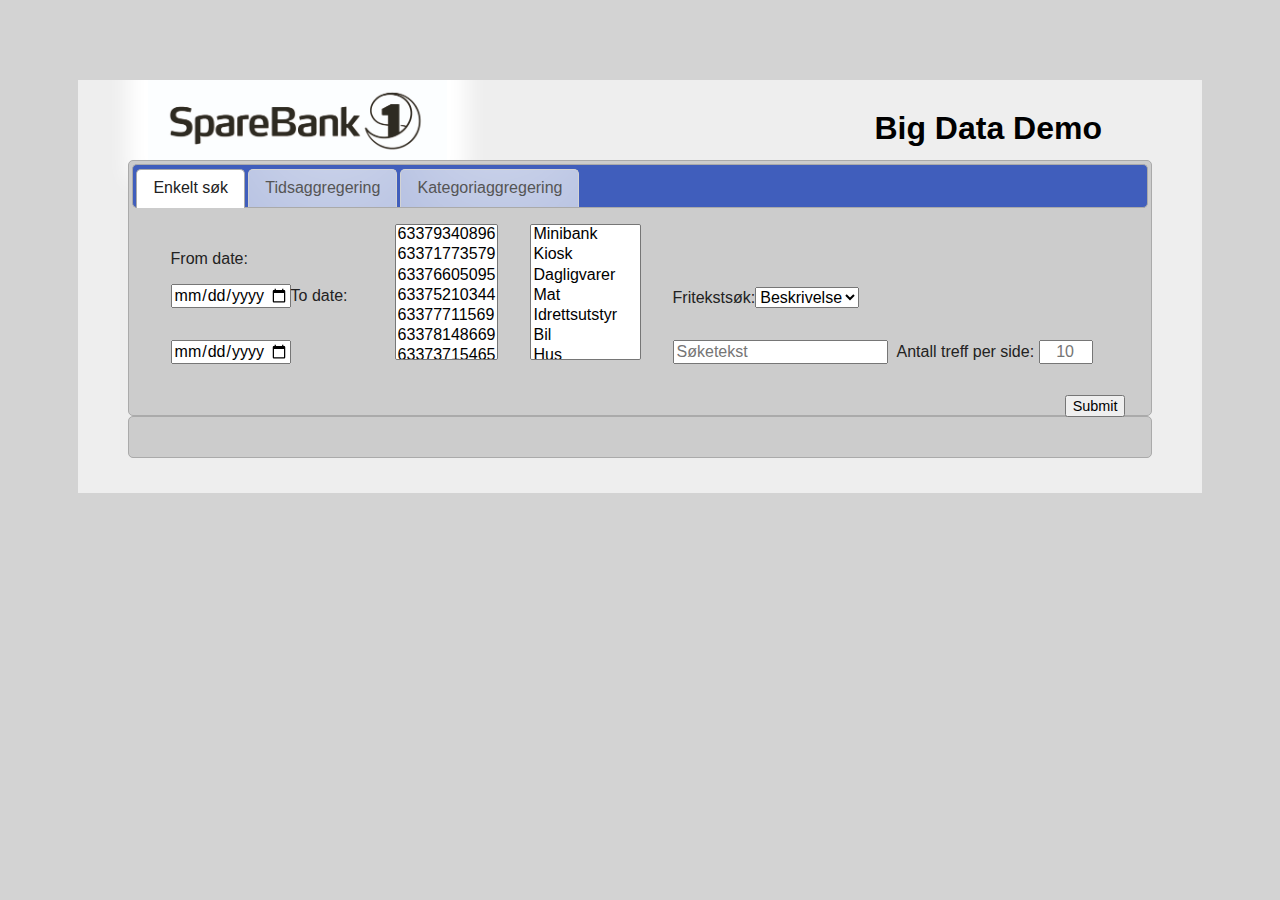
<file: client/index.html>
<html>
    <head>
        <title>Bigdata Demo</title>
        <meta http-equiv="Content-Type" content="text/html;charset=utf-8"/>
        <link rel="stylesheet" type="text/css" href="css/reset.css"/>
        <link rel="stylesheet" type="text/css" href="libs/jquery-ui-1.10.3.custom/css/custom-theme/jquery-ui-1.10.3.custom.css"/>
        <link rel="stylesheet" type="text/css" href="css/bigdata_prototype.css" />
        <script type="text/javascript" src="libs/jQuery/jquery-2.0.2.js" ></script>
        <script type="text/javascript" src="libs/jquery-ui-1.10.3.custom/js/jquery-ui-1.10.3.custom.js" ></script>
        <script type="text/javascript" src="libs/elastic/elastic.js" ></script>
        <script type="text/javascript" src="libs/elastic/elastic-jquery-client.js" ></script>
        <script type="text/javascript" src="libs/simple/simple.js" ></script>
        <script type="text/javascript" src="libs/highcharts/highcharts.js"></script>
        <script type="text/javascript" src="libs/highcharts/modules/exporting.js"></script>
        <script type="text/javascript" src="libs/dateFormat/dateFormat.js"></script>
        <script type="text/javascript" src="js/elasticsearchModel.js"></script>
        <script type="text/javascript" src="js/listView.js"></script>
        <script type="text/javascript" src="js/histogramView.js"></script>
        <script type="text/javascript" src="js/masterView.js"></script>
    </head>
	<body>
        <div class="main">
            <header>
                <img id="header_logo" src="resources/sb1_logo.jpg">
                <h1 id="header_text">Big Data Demo</h1>
            </header>
        </div>
        <script type="text/javascript" >
            var model = new ElasticsearchModel({url:"http://el3:9200"});
            var mView = new MasterView({el:$(".main"), model:model});
        </script>
	</body>
</html>
</file>
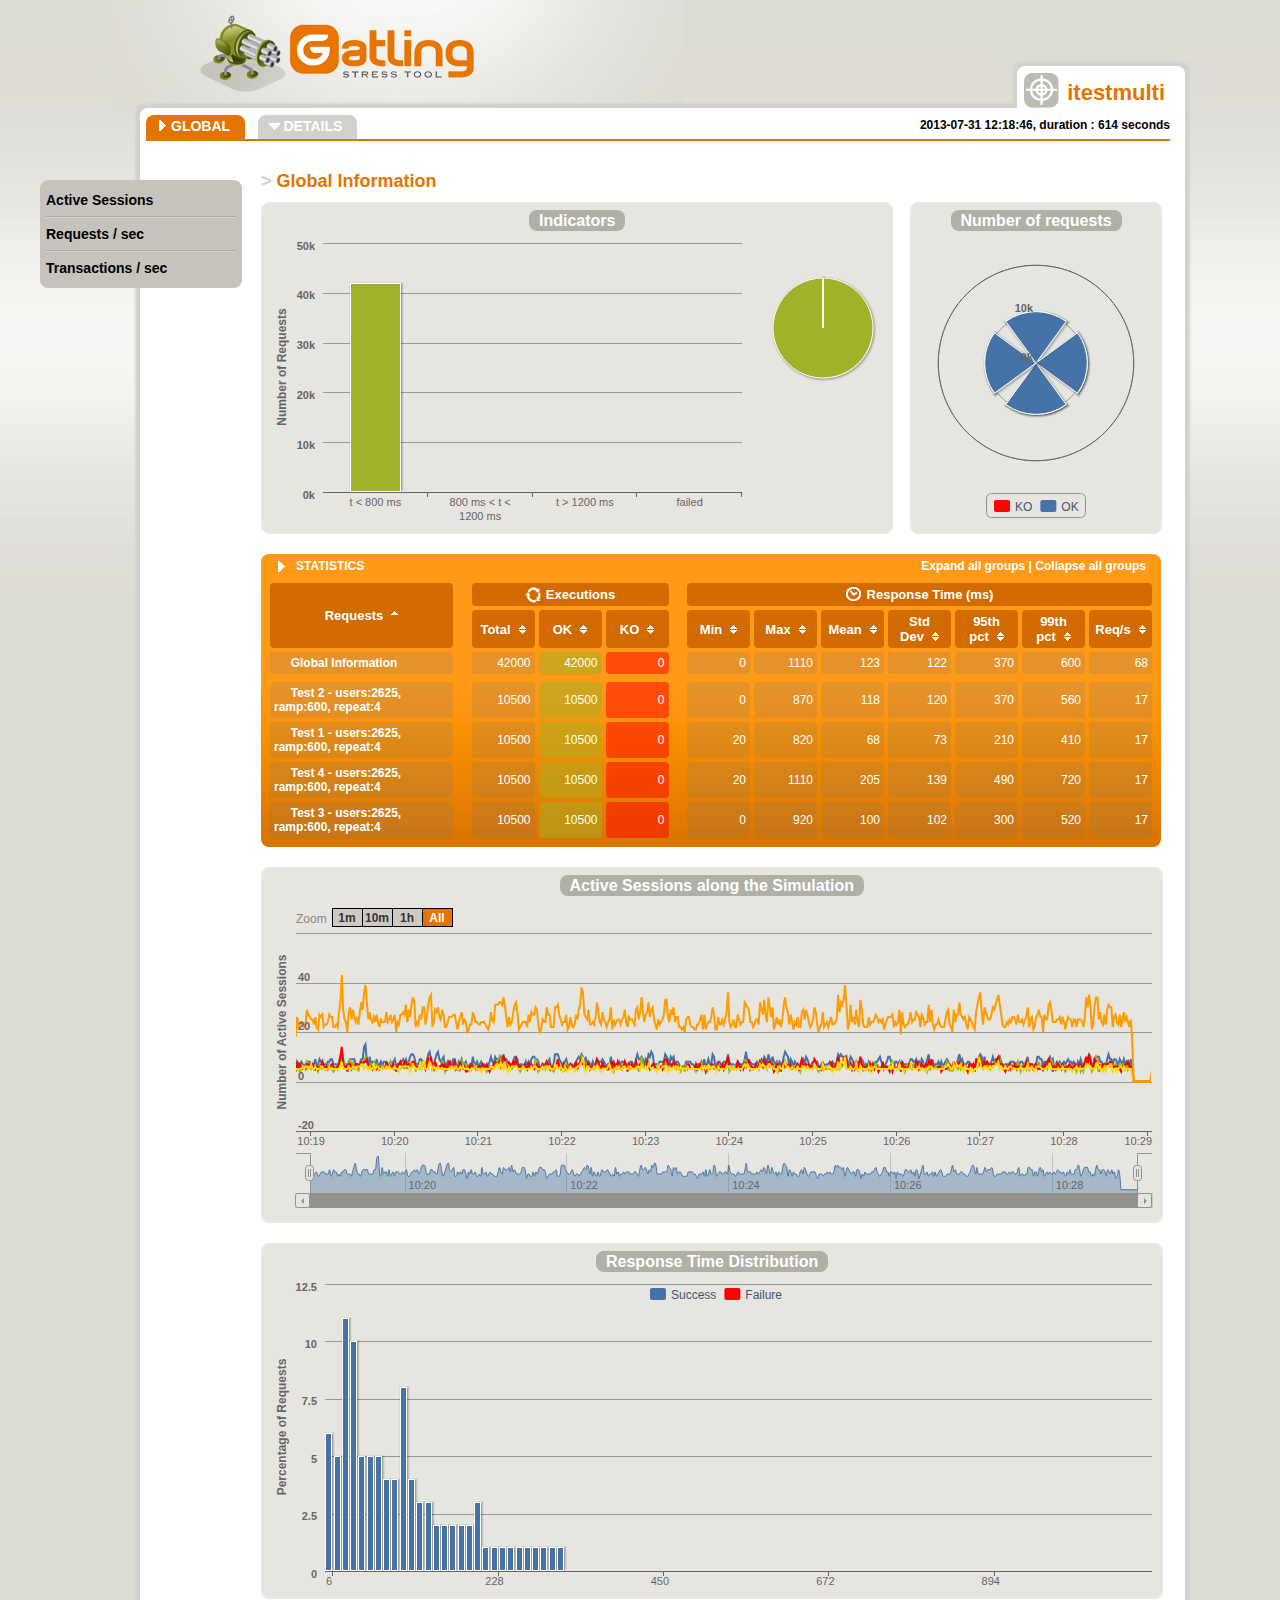
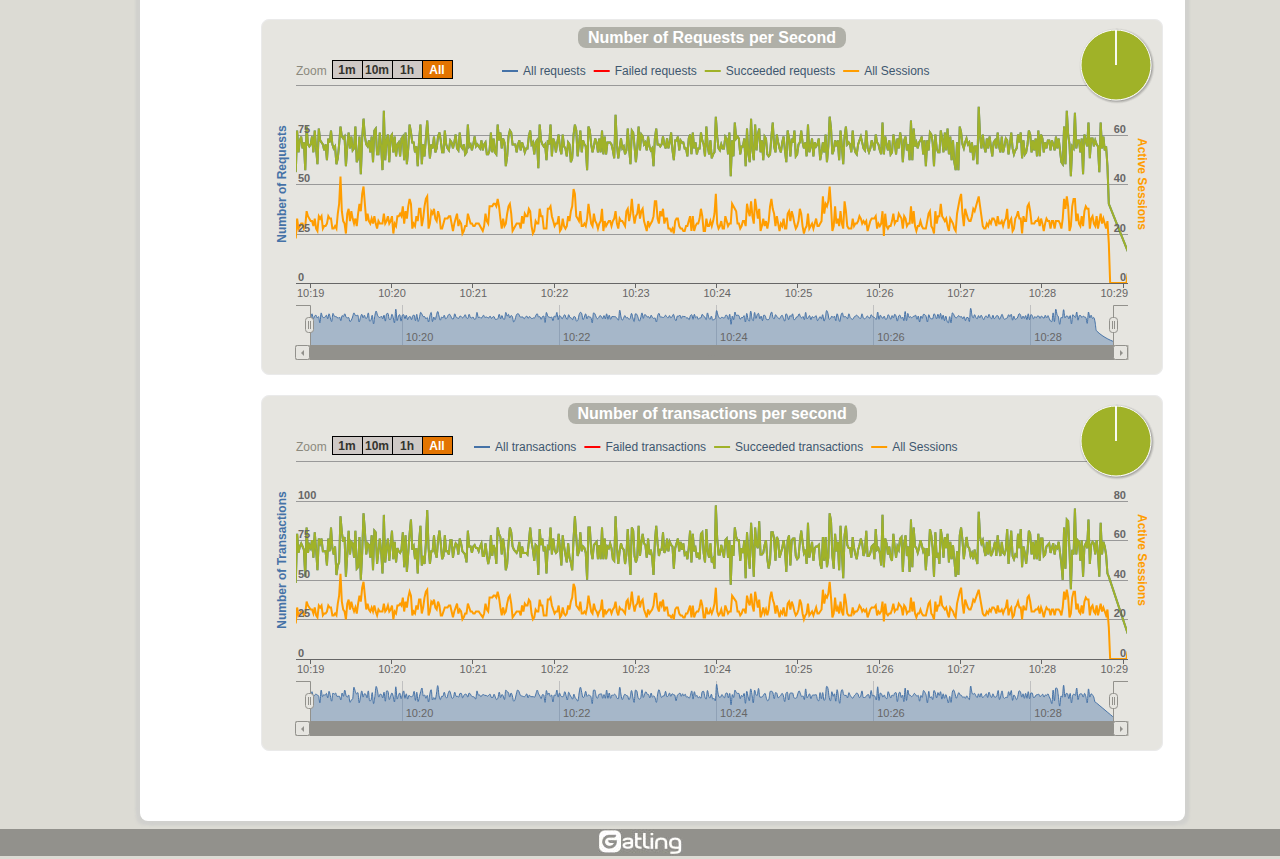
<file: presentasjon/gatling/index.html>
<!DOCTYPE html>
<html>
<head>
<meta charset="UTF-8">
<link rel="shortcut icon" type="image/x-icon" href="style/favicon.ico"/>
<link href="style/style.css" rel="stylesheet" type="text/css" />
<link href="style/bootstrap.min.css" rel="stylesheet" type="text/css" />
<title>Gatling Stats - Global Information</title>
</head>
<body>
<div class="frise"></div>
<div class="container details">
	<div class="head">
		<a href="http://gatling-tool.org" target="blank_" title="Gatling Home Page"><img alt="Gatling" src="style/logo.png"/></a>
	</div>
	<div class="main">
		<div class="cadre">
				<div class="onglet">
					<img src="style/cible.png" />
					<p><span>itestmulti</span></p>
				</div>
				<div class="content">
					<div class="sous-menu">
						<div class="item ouvert"><a href="index.html">GLOBAL</a></div>
						<div class="item"><a id="details_link" href="#">DETAILS</a></div>
						<p class="sim_desc" title="2013-07-31 12:18:46, duration : 614 seconds" data-content="">
							<b>2013-07-31 12:18:46, duration : 614 seconds</b> 
						</p>
					</div>
					<div class="content-in">
						<h1><span>> </span>Global Information</h1>
						<div class="article">
													<div class="schema polar">
							<div id="container_number_of_requests"></div>
						</div>						<div class="schema demi">
							<div id="container_indicators" class="demi"></div>
						</div>						<div class="statistics extensible-geant collapsed">
							<div class="title">
								<div class="right">
									<span class="expand-all-button">Expand all groups</span> | <span class="collapse-all-button">Collapse all groups</span>
								</div>
								<div id="statistics_title" class="title_collapsed">STATISTICS <span>(Click here to show more)</span></div>
							</div>
							<table id="container_statistics_head" class="statistics-in extensible-geant">
								<thead>
									<tr>
										<th rowspan="2" id="col-1" class="header sortable sorted-up"><span>Requests</span></th>
										<th rowspan="2"></th>
										<th colspan="3" class="header"><span class="executions">Executions</span></th>
										<th rowspan="2"></th>
										<th colspan="7" class="header"><span class="response-time">Response Time (ms)</span></th>
									</tr>
									<tr>
										<th id="col-2" class="header sortable"><span>Total</span></th>
										<th id="col-3" class="header sortable"><span>OK</span></th>
										<th id="col-4" class="header sortable"><span>KO</span></th>
																				<th id="col-5" class="header sortable"><span>Min</span></th>
																				<th id="col-6" class="header sortable"><span>Max</span></th>
																				<th id="col-7" class="header sortable"><span>Mean</span></th>
																				<th id="col-8" class="header sortable"><span>Std Dev</span></th>
																				<th id="col-9" class="header sortable"><span>95th pct</span></th>
																				<th id="col-10" class="header sortable"><span>99th pct</span></th>
																				<th id="col-11" class="header sortable"><span>Req/s</span></th>
																			</tr>
								</thead>
								<tbody></tbody>
							</table>
							<div class="scrollable">
								<table id="container_statistics_body" class="statistics-in extensible-geant">
									<tbody></tbody>
								</table>
							</div>
						</div>						<div class="schema geant">
							<a name="active_sessions"></a>
							<div id="container_active_sessions" class="geant"></div>
						</div>						<div class="schema geant">
							<div id="container_distrib" class="geant"></div>
						</div>						<div class="schema geant">
							<a name="requests"></a>
							<div id="container_requests" class="geant"></div>
						</div>						<div class="schema geant">
							<a name="transactions"></a>
							<div id="container_transactions" class="geant"></div>
						</div>
						</div>
					</div>
				</div>
		</div>
	</div>
	<div class="nav">
		<ul></ul>
	</div>
</div>
<div class="foot">
	<a href="http://gatling-tool.org" title="Gatling Home Page"><img alt="Gatling" src="style/logo-gatling.jpg"/></a>
</div>
<script type="text/javascript" src="js/jquery.min.js"></script>
<script type="text/javascript" src="js/bootstrap.min.js"></script>
<script type="text/javascript" src="js/gatling.js"></script>
<script type="text/javascript" src="js/menu.js"></script>
<script type="text/javascript" src="js/all_sessions.js"></script>
<script type="text/javascript" src="js/stats.js"></script>
<script type="text/javascript" src="js/highcharts.js"></script>
<script type="text/javascript" src="js/highstock.js"></script>
<script type="text/javascript" src="js/highcharts-more.js"></script>
<script type="text/javascript" src="js/theme.js"></script>
<script type="text/javascript">

		var pageStats = stats.stats;
		$(document).ready(function() {
		$('.sim_desc').popover({trigger:'hover', placement:'bottom'});
		setDetailsLinkUrl();
				setGlobalMenu();
				setActiveMenu();
		fillStats(pageStats);
		////
function numberOfRequestsDataForGroup(group) {
	var data = {names: [], oks: [], kos: []};

	$.each(group.contents, function(contentName, content) {
		if (content.type == 'GROUP') {
			var result = numberOfRequestsDataForGroup(content);
			data.names = data.names.concat(result.names);
			data.oks = data.oks.concat(result.oks);
			data.kos = data.kos.concat(result.kos);
		}
		else if (content.type == 'REQUEST') {
			data.names.push(content.path);
			data.oks.push(parseInt(content.stats.numberOfRequests.ok));
			data.kos.push(parseInt(content.stats.numberOfRequests.ko));
		}
	});

	return data;
}

var numberOfRequestsData = numberOfRequestsDataForGroup(stats);

new Highcharts.Chart({

	chart:{
		renderTo:'container_number_of_requests',
		polar:true,
		type:'column',
		height:330
	},

	credits:{
		enabled:false
	},

	title:{
		text:'<span class="chart_title">Number of requests</span>',
		useHTML: true
	},

	xAxis:{
		tickmarkPlacement:'on',
		categories:numberOfRequestsData.names,
		labels:{enabled:false}
	},

	yAxis:{
		min:0
	},

	plotOptions:{
		series:{
			stacking:'normal',
			groupPadding:0,
			pointPlacement:'on'
		}
	},

	series:[
		{
			name:'KO',
			data:numberOfRequestsData.kos,
			color:"#FF0000"
		},
		{
			name:'OK',
			data:numberOfRequestsData.oks,
			color:"#4572A7"
		}
	]
});
Highcharts.setOptions({
	global: {
		useUTC: false
	}
});

var indicatorsChart = new Highcharts.Chart({
	chart: {
		renderTo: 'container_indicators',
		marginRight: 150
	},
	credits: {
		enabled: false
	},
	legend: {
		enabled: false
	},
	title: {
	 text: 'A title to let highcharts reserve the place for the title set later'
	},
	xAxis: {
		categories: [pageStats.group1.name,pageStats.group2.name,pageStats.group3.name,pageStats.group4.name]
	},
	yAxis: {
		title: {
			text: 'Number of Requests'
		}
	},
	tooltip: {
		formatter: function() {
			var s;
			if (this.point.name) { // the pie chart
				s = ''+ this.point.name +': '+ this.y +' requests';
			} else {
				s = ''+ this.y + ' requests';
			}
			return s;
		}
	},
	plotOptions: {
		series: {
			stacking: 'normal'
		}
	},
	series: [
		{
			type: 'column',
			color: '#A0B228',
			data: [pageStats.group1.count,0,0,0],
			tooltip: { yDecimals: 0, ySuffix: 'ms' }
		},
		{
			type: 'column',
			color: '#FFDD00',
			data: [0,pageStats.group2.count,0,0],
			tooltip: { yDecimals: 0, ySuffix: 'ms' }
		},
		{
			type: 'column',
			color: '#FF9D00',
			data: [0,0,pageStats.group3.count,0],
			tooltip: { yDecimals: 0, ySuffix: 'ms' }
		},
		{
			type: 'column',
			color: '#FF0000',
			data: [0,0,0,pageStats.group4.count],
			tooltip: { yDecimals: 0, ySuffix: 'ms' }
		},
		{
			type: 'pie',
			name: 'Percentages',
			data: [
				{
					name: pageStats.group1.name,
					y: pageStats.group1.percentage,
					color: '#A0B228'
				},
				{
					name: pageStats.group2.name,
					y: pageStats.group2.percentage,
					color: '#FFDD00'
				},
				{
					name: pageStats.group3.name,
					y: pageStats.group3.percentage,
					color: '#FF9D00'
				},
				{
					name: pageStats.group4.name,
					y: pageStats.group4.percentage,
					color: '#FF0000'
				}
			],
			center: [500, 85],
			size: 100,
			showInLegend: false,
			dataLabels: { enabled: false }
		}
	]
});

indicatorsChart.setTitle({
	text: '<span class="chart_title">Indicators</span>',
	useHTML: true
});
//////
function generateHtmlRow(request, level, index, parent, group) {
	if (request.name == 'Global Information')
		var url = 'index.html';
	else
		var url ='req_' + request.pathFormatted + '.html';

	if (group)
		var expandButtonStyle = '';
	else
		var expandButtonStyle = ' hidden';

	return '<tr id="' + request.pathFormatted + '" class="child-of-' + parent + '"> 		<td class="total col-1"> 			<span id="' + request.pathFormatted + '" style="margin-left: ' + (level * 10) + 'px;" class="expand-button' + expandButtonStyle + '">&nbsp;</span> 			<a href="' + url +'">' + request.name + '</a><span class="value" style="display:none;">' + index + '</span> 		</td> 		<td></td> 		<td class="value total col-2">' + request.stats.numberOfRequests.total + '</td> 		<td class="value ok col-3">' + request.stats.numberOfRequests.ok + '</td> 		<td class="value ko col-4">' + request.stats.numberOfRequests.ko + '</td> 		<td></td> 		<td class="value total col-5">' + request.stats.minResponseTime.total + '</td> 		<td class="value total col-6">' + request.stats.maxResponseTime.total + '</td> 		<td class="value total col-7">' + request.stats.meanResponseTime.total + '</td> 		<td class="value total col-8">' + request.stats.standardDeviation.total + '</td> 		<td class="value total col-9">' + request.stats.percentiles1.total + '</td> 		<td class="value total col-10">' + request.stats.percentiles2.total + '</td> 		<td class="value total col-11">' + request.stats.meanNumberOfRequestsPerSecond.total + '</td> 		</tr>';
}

function generateHtmlRowsForGroup(group, level, index, parent) {
	var buffer = '';

	if (!parent)
		parent = 'ROOT';
	else {
		buffer += generateHtmlRow(group, level - 1, index, parent, true);
		index++;
		parent = group.pathFormatted;
	}

	$.each(group.contents, function(contentName, content) {
		if (content.type == 'GROUP') {
			var result = generateHtmlRowsForGroup(content, level + 1, index, parent);
			buffer += result.html;
			index = result.index;
		}
		else if (content.type == 'REQUEST') {
			buffer += generateHtmlRow(content, level, index, parent);
			index++;
		}
	});

	return { html: buffer, index: index };
}

$('#container_statistics_head tbody').append(generateHtmlRow(stats, 0, 0));

var lines = generateHtmlRowsForGroup(stats, 0, 0)
$('#container_statistics_body tbody').append(lines.html);

$('#container_statistics_head').sortable('#container_statistics_body');
$('.statistics').expandable();

if (lines.index < 30) {
	$('#statistics_title span').attr('style', 'display: none;');
	$('#statistics_title').attr('style', 'cursor: auto;')
}
else {
	$('#statistics_title').click(function(){
		$(this).toggleClass('title_collapsed').toggleClass('title_not_collapsed');
		$('#container_statistics_body').parent().toggleClass('scrollable').toggleClass('');
	});
}
Highcharts.setOptions({
	global: {
		useUTC: false
	}
});

allSessionsData.yAxis = 0;

var allSessionsChart = new Highcharts.StockChart({
	chart: {
		renderTo: 'container_active_sessions',
		zoomType: 'x'
	},
	credits: {
		enabled: false
	},
	legend: {
		enabled: true,
		floating: true,
		y: -285,
		borderWidth: 0
	},
	title: {
	  text: 'A title to let highcharts reserve the place for the title set later'
	},
	rangeSelector: {
		buttons : [{
		type : 'minute',
		count : 1,
		text : '1m'
	}, {
		type : 'minute',
		count : 10,
		text : '10m'
	}, {
		type : 'hour',
		count : 1,
		text : '1h'
	}, {
		type : 'all',
		count : 1,
		text : 'All'
	}],
	selected : 3,
	inputEnabled : false
	},
	xAxis: {
		type: 'datetime',
		ordinal: false,
		maxZoom: 10000 // three days
	},
	yAxis: {
		title: {
			text: 'Number of Active Sessions'
		}
	},
	series: [
				{
			color: '#4572A7'
, name: 'Test 4 - users:2625, ramp:600, repeat:4'
, data: [
[1375265929165,4],[1375265930165,8],[1375265931165,7],[1375265932165,7],[1375265933165,8],[1375265934165,7],[1375265935165,6],[1375265936165,7],[1375265937165,8],[1375265938165,8],[1375265939165,8],[1375265940165,7],[1375265941165,7],[1375265942165,7],[1375265943165,9],[1375265944165,6],[1375265945165,7],[1375265946165,9],[1375265947165,8],[1375265948165,8],[1375265949165,6],[1375265950165,7],[1375265951165,6],[1375265952165,8],[1375265953165,8],[1375265954165,9],[1375265955165,9],[1375265956165,7],[1375265957165,7],[1375265958165,7],[1375265959165,6],[1375265960165,8],[1375265961165,10],[1375265962165,12],[1375265963165,9],[1375265964165,7],[1375265965165,7],[1375265966165,6],[1375265967165,8],[1375265968165,9],[1375265969165,9],[1375265970165,9],[1375265971165,9],[1375265972165,7],[1375265973165,7],[1375265974165,7],[1375265975165,7],[1375265976165,9],[1375265977165,9],[1375265978165,14],[1375265979165,15],[1375265980165,8],[1375265981165,6],[1375265982165,10],[1375265983165,7],[1375265984165,8],[1375265985165,8],[1375265986165,6],[1375265987165,9],[1375265988165,6],[1375265989165,7],[1375265990165,8],[1375265991165,6],[1375265992165,8],[1375265993165,8],[1375265994165,8],[1375265995165,7],[1375265996165,7],[1375265997165,8],[1375265998165,7],[1375265999165,8],[1375266000165,9],[1375266001165,6],[1375266002165,6],[1375266003165,7],[1375266004165,8],[1375266005165,8],[1375266006165,9],[1375266007165,8],[1375266008165,9],[1375266009165,7],[1375266010165,8],[1375266011165,10],[1375266012165,11],[1375266013165,11],[1375266014165,10],[1375266015165,7],[1375266016165,7],[1375266017165,7],[1375266018165,9],[1375266019165,9],[1375266020165,8],[1375266021165,8],[1375266022165,7],[1375266023165,8],[1375266024165,11],[1375266025165,12],[1375266026165,9],[1375266027165,6],[1375266028165,7],[1375266029165,9],[1375266030165,11],[1375266031165,12],[1375266032165,9],[1375266033165,8],[1375266034165,9],[1375266035165,10],[1375266036165,6],[1375266037165,6],[1375266038165,8],[1375266039165,7],[1375266040165,8],[1375266041165,7],[1375266042165,9],[1375266043165,9],[1375266044165,7],[1375266045165,5],[1375266046165,8],[1375266047165,7],[1375266048165,9],[1375266049165,7],[1375266050165,7],[1375266051165,8],[1375266052165,6],[1375266053165,6],[1375266054165,7],[1375266055165,6],[1375266056165,10],[1375266057165,7],[1375266058165,7],[1375266059165,8],[1375266060165,6],[1375266061165,7],[1375266062165,8],[1375266063165,7],[1375266064165,7],[1375266065165,6],[1375266066165,6],[1375266067165,6],[1375266068165,8],[1375266069165,10],[1375266070165,8],[1375266071165,7],[1375266072165,10],[1375266073165,9],[1375266074165,9],[1375266075165,9],[1375266076165,10],[1375266077165,8],[1375266078165,11],[1375266079165,8],[1375266080165,9],[1375266081165,8],[1375266082165,7],[1375266083165,7],[1375266084165,7],[1375266085165,8],[1375266086165,10],[1375266087165,10],[1375266088165,9],[1375266089165,5],[1375266090165,7],[1375266091165,7],[1375266092165,6],[1375266093165,6],[1375266094165,8],[1375266095165,6],[1375266096165,8],[1375266097165,7],[1375266098165,9],[1375266099165,10],[1375266100165,10],[1375266101165,9],[1375266102165,9],[1375266103165,8],[1375266104165,5],[1375266105165,6],[1375266106165,7],[1375266107165,7],[1375266108165,7],[1375266109165,8],[1375266110165,8],[1375266111165,9],[1375266112165,6],[1375266113165,6],[1375266114165,7],[1375266115165,11],[1375266116165,11],[1375266117165,11],[1375266118165,9],[1375266119165,8],[1375266120165,7],[1375266121165,7],[1375266122165,8],[1375266123165,9],[1375266124165,7],[1375266125165,6],[1375266126165,7],[1375266127165,7],[1375266128165,6],[1375266129165,7],[1375266130165,8],[1375266131165,9],[1375266132165,10],[1375266133165,9],[1375266134165,11],[1375266135165,10],[1375266136165,7],[1375266137165,10],[1375266138165,6],[1375266139165,8],[1375266140165,7],[1375266141165,6],[1375266142165,8],[1375266143165,6],[1375266144165,7],[1375266145165,9],[1375266146165,8],[1375266147165,8],[1375266148165,8],[1375266149165,9],[1375266150165,8],[1375266151165,7],[1375266152165,6],[1375266153165,7],[1375266154165,6],[1375266155165,10],[1375266156165,7],[1375266157165,8],[1375266158165,6],[1375266159165,7],[1375266160165,7],[1375266161165,8],[1375266162165,7],[1375266163165,8],[1375266164165,8],[1375266165165,8],[1375266166165,7],[1375266167165,7],[1375266168165,7],[1375266169165,8],[1375266170165,8],[1375266171165,7],[1375266172165,6],[1375266173165,9],[1375266174165,11],[1375266175165,9],[1375266176165,9],[1375266177165,10],[1375266178165,9],[1375266179165,7],[1375266180165,9],[1375266181165,8],[1375266182165,11],[1375266183165,10],[1375266184165,12],[1375266185165,11],[1375266186165,7],[1375266187165,7],[1375266188165,7],[1375266189165,7],[1375266190165,8],[1375266191165,8],[1375266192165,8],[1375266193165,8],[1375266194165,11],[1375266195165,10],[1375266196165,9],[1375266197165,6],[1375266198165,10],[1375266199165,9],[1375266200165,10],[1375266201165,7],[1375266202165,8],[1375266203165,8],[1375266204165,7],[1375266205165,6],[1375266206165,6],[1375266207165,6],[1375266208165,6],[1375266209165,8],[1375266210165,8],[1375266211165,8],[1375266212165,8],[1375266213165,7],[1375266214165,7],[1375266215165,6],[1375266216165,5],[1375266217165,7],[1375266218165,7],[1375266219165,7],[1375266220165,8],[1375266221165,6],[1375266222165,9],[1375266223165,6],[1375266224165,7],[1375266225165,9],[1375266226165,7],[1375266227165,7],[1375266228165,11],[1375266229165,10],[1375266230165,6],[1375266231165,7],[1375266232165,8],[1375266233165,8],[1375266234165,7],[1375266235165,7],[1375266236165,8],[1375266237165,8],[1375266238165,7],[1375266239165,11],[1375266240165,8],[1375266241165,7],[1375266242165,7],[1375266243165,7],[1375266244165,6],[1375266245165,7],[1375266246165,8],[1375266247165,7],[1375266248165,7],[1375266249165,7],[1375266250165,7],[1375266251165,9],[1375266252165,12],[1375266253165,8],[1375266254165,8],[1375266255165,8],[1375266256165,7],[1375266257165,7],[1375266258165,7],[1375266259165,7],[1375266260165,8],[1375266261165,7],[1375266262165,8],[1375266263165,9],[1375266264165,8],[1375266265165,10],[1375266266165,9],[1375266267165,7],[1375266268165,11],[1375266269165,9],[1375266270165,7],[1375266271165,10],[1375266272165,8],[1375266273165,7],[1375266274165,8],[1375266275165,6],[1375266276165,8],[1375266277165,7],[1375266278165,7],[1375266279165,10],[1375266280165,12],[1375266281165,11],[1375266282165,10],[1375266283165,6],[1375266284165,9],[1375266285165,8],[1375266286165,6],[1375266287165,8],[1375266288165,7],[1375266289165,7],[1375266290165,6],[1375266291165,6],[1375266292165,8],[1375266293165,9],[1375266294165,7],[1375266295165,10],[1375266296165,9],[1375266297165,7],[1375266298165,6],[1375266299165,7],[1375266300165,8],[1375266301165,8],[1375266302165,8],[1375266303165,8],[1375266304165,6],[1375266305165,5],[1375266306165,7],[1375266307165,7],[1375266308165,7],[1375266309165,6],[1375266310165,7],[1375266311165,7],[1375266312165,8],[1375266313165,7],[1375266314165,8],[1375266315165,7],[1375266316165,7],[1375266317165,8],[1375266318165,11],[1375266319165,10],[1375266320165,11],[1375266321165,10],[1375266322165,10],[1375266323165,9],[1375266324165,10],[1375266325165,6],[1375266326165,8],[1375266327165,10],[1375266328165,9],[1375266329165,8],[1375266330165,7],[1375266331165,8],[1375266332165,8],[1375266333165,6],[1375266334165,9],[1375266335165,9],[1375266336165,8],[1375266337165,5],[1375266338165,7],[1375266339165,6],[1375266340165,8],[1375266341165,7],[1375266342165,7],[1375266343165,7],[1375266344165,7],[1375266345165,8],[1375266346165,8],[1375266347165,9],[1375266348165,10],[1375266349165,8],[1375266350165,7],[1375266351165,6],[1375266352165,7],[1375266353165,8],[1375266354165,10],[1375266355165,10],[1375266356165,8],[1375266357165,8],[1375266358165,6],[1375266359165,8],[1375266360165,8],[1375266361165,7],[1375266362165,8],[1375266363165,5],[1375266364165,8],[1375266365165,7],[1375266366165,7],[1375266367165,7],[1375266368165,6],[1375266369165,7],[1375266370165,9],[1375266371165,9],[1375266372165,8],[1375266373165,8],[1375266374165,9],[1375266375165,7],[1375266376165,8],[1375266377165,6],[1375266378165,9],[1375266379165,8],[1375266380165,5],[1375266381165,7],[1375266382165,9],[1375266383165,11],[1375266384165,7],[1375266385165,7],[1375266386165,8],[1375266387165,6],[1375266388165,7],[1375266389165,7],[1375266390165,8],[1375266391165,6],[1375266392165,8],[1375266393165,6],[1375266394165,7],[1375266395165,8],[1375266396165,9],[1375266397165,8],[1375266398165,6],[1375266399165,6],[1375266400165,6],[1375266401165,7],[1375266402165,7],[1375266403165,7],[1375266404165,9],[1375266405165,11],[1375266406165,8],[1375266407165,9],[1375266408165,7],[1375266409165,7],[1375266410165,7],[1375266411165,8],[1375266412165,8],[1375266413165,7],[1375266414165,7],[1375266415165,6],[1375266416165,6],[1375266417165,7],[1375266418165,8],[1375266419165,10],[1375266420165,11],[1375266421165,10],[1375266422165,7],[1375266423165,10],[1375266424165,7],[1375266425165,7],[1375266426165,7],[1375266427165,7],[1375266428165,8],[1375266429165,10],[1375266430165,8],[1375266431165,9],[1375266432165,9],[1375266433165,9],[1375266434165,10],[1375266435165,8],[1375266436165,6],[1375266437165,6],[1375266438165,7],[1375266439165,7],[1375266440165,7],[1375266441165,7],[1375266442165,8],[1375266443165,8],[1375266444165,8],[1375266445165,7],[1375266446165,7],[1375266447165,8],[1375266448165,7],[1375266449165,8],[1375266450165,8],[1375266451165,7],[1375266452165,7],[1375266453165,8],[1375266454165,10],[1375266455165,6],[1375266456165,7],[1375266457165,7],[1375266458165,6],[1375266459165,7],[1375266460165,7],[1375266461165,10],[1375266462165,10],[1375266463165,9],[1375266464165,9],[1375266465165,6],[1375266466165,8],[1375266467165,8],[1375266468165,6],[1375266469165,9],[1375266470165,10],[1375266471165,8],[1375266472165,9],[1375266473165,6],[1375266474165,7],[1375266475165,8],[1375266476165,7],[1375266477165,8],[1375266478165,7],[1375266479165,7],[1375266480165,8],[1375266481165,7],[1375266482165,8],[1375266483165,9],[1375266484165,8],[1375266485165,8],[1375266486165,7],[1375266487165,8],[1375266488165,7],[1375266489165,6],[1375266490165,8],[1375266491165,7],[1375266492165,9],[1375266493165,7],[1375266494165,7],[1375266495165,7],[1375266496165,9],[1375266497165,9],[1375266498165,11],[1375266499165,10],[1375266500165,6],[1375266501165,7],[1375266502165,9],[1375266503165,10],[1375266504165,10],[1375266505165,10],[1375266506165,8],[1375266507165,8],[1375266508165,6],[1375266509165,7],[1375266510165,6],[1375266511165,9],[1375266512165,11],[1375266513165,9],[1375266514165,9],[1375266515165,7],[1375266516165,9],[1375266517165,9],[1375266518165,8],[1375266519165,6],[1375266520165,9],[1375266521165,8],[1375266522165,7],[1375266523165,9],[1375266524165,7],[1375266525165,8],[1375266526165,5],[1375266527165,6],[1375266528165,9],[1375266529165,6],[1375266530165,0],[1375266531165,0],[1375266532165,0],[1375266533165,0],[1375266534165,0],[1375266535165,0],[1375266536165,0],[1375266537165,0],[1375266538165,0],[1375266539165,0],[1375266540165,0],[1375266541165,0],[1375266542165,0],[1375266543165,1]]
, tooltip: { yDecimals: 0, ySuffix: '' }		},
				{
			color: '#A0B228'
, name: 'Test 3 - users:2625, ramp:600, repeat:4'
, data: [
[1375265929165,4],[1375265930165,5],[1375265931165,5],[1375265932165,4],[1375265933165,5],[1375265934165,6],[1375265935165,6],[1375265936165,5],[1375265937165,8],[1375265938165,7],[1375265939165,6],[1375265940165,5],[1375265941165,6],[1375265942165,5],[1375265943165,6],[1375265944165,5],[1375265945165,4],[1375265946165,7],[1375265947165,6],[1375265948165,5],[1375265949165,5],[1375265950165,6],[1375265951165,6],[1375265952165,6],[1375265953165,7],[1375265954165,6],[1375265955165,5],[1375265956165,4],[1375265957165,5],[1375265958165,6],[1375265959165,5],[1375265960165,8],[1375265961165,6],[1375265962165,9],[1375265963165,8],[1375265964165,7],[1375265965165,6],[1375265966165,5],[1375265967165,7],[1375265968165,9],[1375265969165,6],[1375265970165,8],[1375265971165,5],[1375265972165,5],[1375265973165,6],[1375265974165,4],[1375265975165,8],[1375265976165,8],[1375265977165,6],[1375265978165,9],[1375265979165,10],[1375265980165,9],[1375265981165,7],[1375265982165,6],[1375265983165,7],[1375265984165,6],[1375265985165,5],[1375265986165,7],[1375265987165,7],[1375265988165,6],[1375265989165,5],[1375265990165,6],[1375265991165,6],[1375265992165,6],[1375265993165,6],[1375265994165,6],[1375265995165,6],[1375265996165,6],[1375265997165,8],[1375265998165,6],[1375265999165,5],[1375266000165,6],[1375266001165,5],[1375266002165,6],[1375266003165,5],[1375266004165,5],[1375266005165,7],[1375266006165,7],[1375266007165,5],[1375266008165,8],[1375266009165,5],[1375266010165,8],[1375266011165,6],[1375266012165,8],[1375266013165,8],[1375266014165,8],[1375266015165,4],[1375266016165,6],[1375266017165,5],[1375266018165,5],[1375266019165,5],[1375266020165,8],[1375266021165,7],[1375266022165,6],[1375266023165,6],[1375266024165,6],[1375266025165,7],[1375266026165,9],[1375266027165,5],[1375266028165,6],[1375266029165,7],[1375266030165,6],[1375266031165,6],[1375266032165,6],[1375266033165,6],[1375266034165,8],[1375266035165,6],[1375266036165,4],[1375266037165,6],[1375266038165,5],[1375266039165,6],[1375266040165,6],[1375266041165,7],[1375266042165,6],[1375266043165,5],[1375266044165,6],[1375266045165,5],[1375266046165,6],[1375266047165,5],[1375266048165,9],[1375266049165,5],[1375266050165,7],[1375266051165,7],[1375266052165,5],[1375266053165,5],[1375266054165,6],[1375266055165,5],[1375266056165,7],[1375266057165,7],[1375266058165,5],[1375266059165,6],[1375266060165,6],[1375266061165,5],[1375266062165,6],[1375266063165,5],[1375266064165,6],[1375266065165,6],[1375266066165,4],[1375266067165,5],[1375266068165,6],[1375266069165,6],[1375266070165,5],[1375266071165,5],[1375266072165,8],[1375266073165,8],[1375266074165,8],[1375266075165,10],[1375266076165,8],[1375266077165,9],[1375266078165,8],[1375266079165,6],[1375266080165,6],[1375266081165,5],[1375266082165,5],[1375266083165,5],[1375266084165,5],[1375266085165,6],[1375266086165,8],[1375266087165,7],[1375266088165,7],[1375266089165,5],[1375266090165,4],[1375266091165,5],[1375266092165,6],[1375266093165,6],[1375266094165,5],[1375266095165,6],[1375266096165,6],[1375266097165,6],[1375266098165,6],[1375266099165,6],[1375266100165,6],[1375266101165,9],[1375266102165,8],[1375266103165,4],[1375266104165,5],[1375266105165,5],[1375266106165,5],[1375266107165,6],[1375266108165,5],[1375266109165,8],[1375266110165,7],[1375266111165,5],[1375266112165,6],[1375266113165,5],[1375266114165,4],[1375266115165,5],[1375266116165,6],[1375266117165,6],[1375266118165,7],[1375266119165,5],[1375266120165,6],[1375266121165,6],[1375266122165,5],[1375266123165,7],[1375266124165,5],[1375266125165,6],[1375266126165,6],[1375266127165,5],[1375266128165,5],[1375266129165,6],[1375266130165,6],[1375266131165,5],[1375266132165,6],[1375266133165,7],[1375266134165,10],[1375266135165,9],[1375266136165,8],[1375266137165,7],[1375266138165,7],[1375266139165,7],[1375266140165,6],[1375266141165,6],[1375266142165,5],[1375266143165,5],[1375266144165,7],[1375266145165,8],[1375266146165,6],[1375266147165,5],[1375266148165,6],[1375266149165,6],[1375266150165,6],[1375266151165,6],[1375266152165,5],[1375266153165,6],[1375266154165,6],[1375266155165,7],[1375266156165,5],[1375266157165,4],[1375266158165,6],[1375266159165,5],[1375266160165,5],[1375266161165,5],[1375266162165,5],[1375266163165,7],[1375266164165,6],[1375266165165,7],[1375266166165,6],[1375266167165,6],[1375266168165,6],[1375266169165,5],[1375266170165,5],[1375266171165,6],[1375266172165,6],[1375266173165,7],[1375266174165,7],[1375266175165,4],[1375266176165,7],[1375266177165,10],[1375266178165,7],[1375266179165,6],[1375266180165,6],[1375266181165,7],[1375266182165,8],[1375266183165,5],[1375266184165,6],[1375266185165,7],[1375266186165,6],[1375266187165,6],[1375266188165,5],[1375266189165,7],[1375266190165,5],[1375266191165,5],[1375266192165,6],[1375266193165,5],[1375266194165,7],[1375266195165,8],[1375266196165,6],[1375266197165,6],[1375266198165,7],[1375266199165,7],[1375266200165,6],[1375266201165,5],[1375266202165,5],[1375266203165,6],[1375266204165,5],[1375266205165,4],[1375266206165,5],[1375266207165,6],[1375266208165,4],[1375266209165,7],[1375266210165,5],[1375266211165,6],[1375266212165,5],[1375266213165,5],[1375266214165,5],[1375266215165,5],[1375266216165,4],[1375266217165,6],[1375266218165,5],[1375266219165,6],[1375266220165,8],[1375266221165,5],[1375266222165,6],[1375266223165,6],[1375266224165,4],[1375266225165,5],[1375266226165,6],[1375266227165,7],[1375266228165,6],[1375266229165,5],[1375266230165,5],[1375266231165,5],[1375266232165,5],[1375266233165,5],[1375266234165,5],[1375266235165,6],[1375266236165,5],[1375266237165,5],[1375266238165,7],[1375266239165,9],[1375266240165,4],[1375266241165,5],[1375266242165,6],[1375266243165,6],[1375266244165,6],[1375266245165,5],[1375266246165,6],[1375266247165,6],[1375266248165,6],[1375266249165,6],[1375266250165,6],[1375266251165,8],[1375266252165,7],[1375266253165,8],[1375266254165,6],[1375266255165,6],[1375266256165,6],[1375266257165,5],[1375266258165,6],[1375266259165,6],[1375266260165,6],[1375266261165,5],[1375266262165,9],[1375266263165,7],[1375266264165,6],[1375266265165,8],[1375266266165,6],[1375266267165,5],[1375266268165,8],[1375266269165,6],[1375266270165,6],[1375266271165,7],[1375266272165,4],[1375266273165,6],[1375266274165,7],[1375266275165,4],[1375266276165,5],[1375266277165,6],[1375266278165,6],[1375266279165,6],[1375266280165,8],[1375266281165,6],[1375266282165,6],[1375266283165,6],[1375266284165,6],[1375266285165,5],[1375266286165,5],[1375266287165,6],[1375266288165,5],[1375266289165,6],[1375266290165,6],[1375266291165,4],[1375266292165,6],[1375266293165,7],[1375266294165,6],[1375266295165,7],[1375266296165,6],[1375266297165,5],[1375266298165,5],[1375266299165,5],[1375266300165,6],[1375266301165,6],[1375266302165,6],[1375266303165,5],[1375266304165,4],[1375266305165,6],[1375266306165,6],[1375266307165,6],[1375266308165,5],[1375266309165,5],[1375266310165,5],[1375266311165,5],[1375266312165,5],[1375266313165,6],[1375266314165,5],[1375266315165,5],[1375266316165,6],[1375266317165,5],[1375266318165,6],[1375266319165,5],[1375266320165,6],[1375266321165,6],[1375266322165,7],[1375266323165,10],[1375266324165,7],[1375266325165,5],[1375266326165,5],[1375266327165,8],[1375266328165,5],[1375266329165,6],[1375266330165,6],[1375266331165,8],[1375266332165,6],[1375266333165,5],[1375266334165,8],[1375266335165,8],[1375266336165,4],[1375266337165,6],[1375266338165,5],[1375266339165,5],[1375266340165,7],[1375266341165,5],[1375266342165,6],[1375266343165,5],[1375266344165,7],[1375266345165,7],[1375266346165,7],[1375266347165,6],[1375266348165,5],[1375266349165,6],[1375266350165,5],[1375266351165,5],[1375266352165,5],[1375266353165,6],[1375266354165,6],[1375266355165,6],[1375266356165,7],[1375266357165,8],[1375266358165,5],[1375266359165,6],[1375266360165,5],[1375266361165,6],[1375266362165,6],[1375266363165,5],[1375266364165,7],[1375266365165,6],[1375266366165,4],[1375266367165,6],[1375266368165,7],[1375266369165,6],[1375266370165,6],[1375266371165,5],[1375266372165,7],[1375266373165,7],[1375266374165,6],[1375266375165,7],[1375266376165,7],[1375266377165,5],[1375266378165,6],[1375266379165,7],[1375266380165,7],[1375266381165,6],[1375266382165,4],[1375266383165,6],[1375266384165,5],[1375266385165,7],[1375266386165,5],[1375266387165,5],[1375266388165,6],[1375266389165,6],[1375266390165,6],[1375266391165,6],[1375266392165,5],[1375266393165,6],[1375266394165,5],[1375266395165,6],[1375266396165,8],[1375266397165,7],[1375266398165,4],[1375266399165,6],[1375266400165,4],[1375266401165,7],[1375266402165,6],[1375266403165,6],[1375266404165,5],[1375266405165,7],[1375266406165,5],[1375266407165,6],[1375266408165,7],[1375266409165,7],[1375266410165,6],[1375266411165,4],[1375266412165,6],[1375266413165,7],[1375266414165,6],[1375266415165,5],[1375266416165,6],[1375266417165,7],[1375266418165,8],[1375266419165,7],[1375266420165,8],[1375266421165,6],[1375266422165,5],[1375266423165,6],[1375266424165,8],[1375266425165,6],[1375266426165,6],[1375266427165,5],[1375266428165,7],[1375266429165,7],[1375266430165,8],[1375266431165,8],[1375266432165,8],[1375266433165,8],[1375266434165,9],[1375266435165,6],[1375266436165,5],[1375266437165,6],[1375266438165,5],[1375266439165,6],[1375266440165,6],[1375266441165,5],[1375266442165,5],[1375266443165,7],[1375266444165,7],[1375266445165,6],[1375266446165,6],[1375266447165,8],[1375266448165,6],[1375266449165,4],[1375266450165,6],[1375266451165,5],[1375266452165,7],[1375266453165,5],[1375266454165,7],[1375266455165,6],[1375266456165,6],[1375266457165,6],[1375266458165,5],[1375266459165,5],[1375266460165,6],[1375266461165,5],[1375266462165,8],[1375266463165,6],[1375266464165,6],[1375266465165,4],[1375266466165,7],[1375266467165,6],[1375266468165,5],[1375266469165,7],[1375266470165,7],[1375266471165,9],[1375266472165,6],[1375266473165,7],[1375266474165,7],[1375266475165,5],[1375266476165,6],[1375266477165,7],[1375266478165,6],[1375266479165,6],[1375266480165,5],[1375266481165,4],[1375266482165,5],[1375266483165,6],[1375266484165,5],[1375266485165,6],[1375266486165,6],[1375266487165,6],[1375266488165,6],[1375266489165,4],[1375266490165,6],[1375266491165,6],[1375266492165,4],[1375266493165,6],[1375266494165,4],[1375266495165,6],[1375266496165,8],[1375266497165,7],[1375266498165,7],[1375266499165,7],[1375266500165,4],[1375266501165,5],[1375266502165,8],[1375266503165,10],[1375266504165,8],[1375266505165,6],[1375266506165,7],[1375266507165,7],[1375266508165,5],[1375266509165,7],[1375266510165,6],[1375266511165,7],[1375266512165,7],[1375266513165,6],[1375266514165,6],[1375266515165,6],[1375266516165,6],[1375266517165,7],[1375266518165,6],[1375266519165,6],[1375266520165,7],[1375266521165,4],[1375266522165,7],[1375266523165,7],[1375266524165,5],[1375266525165,6],[1375266526165,6],[1375266527165,5],[1375266528165,5],[1375266529165,4],[1375266530165,0],[1375266531165,0],[1375266532165,0],[1375266533165,0],[1375266534165,0],[1375266535165,0],[1375266536165,0],[1375266537165,0],[1375266538165,0],[1375266539165,0],[1375266540165,0],[1375266541165,0],[1375266542165,0],[1375266543165,1]]
, tooltip: { yDecimals: 0, ySuffix: '' }		},
				{
			color: '#FF0000'
, name: 'Test 2 - users:2625, ramp:600, repeat:4'
, data: [
[1375265929165,5],[1375265930165,8],[1375265931165,5],[1375265932165,7],[1375265933165,6],[1375265934165,5],[1375265935165,5],[1375265936165,5],[1375265937165,7],[1375265938165,7],[1375265939165,7],[1375265940165,6],[1375265941165,7],[1375265942165,6],[1375265943165,5],[1375265944165,6],[1375265945165,5],[1375265946165,6],[1375265947165,6],[1375265948165,8],[1375265949165,6],[1375265950165,5],[1375265951165,6],[1375265952165,5],[1375265953165,6],[1375265954165,6],[1375265955165,7],[1375265956165,6],[1375265957165,5],[1375265958165,5],[1375265959165,6],[1375265960165,7],[1375265961165,10],[1375265962165,14],[1375265963165,7],[1375265964165,6],[1375265965165,6],[1375265966165,4],[1375265967165,7],[1375265968165,7],[1375265969165,5],[1375265970165,6],[1375265971165,6],[1375265972165,7],[1375265973165,7],[1375265974165,6],[1375265975165,7],[1375265976165,8],[1375265977165,7],[1375265978165,8],[1375265979165,8],[1375265980165,9],[1375265981165,7],[1375265982165,6],[1375265983165,6],[1375265984165,5],[1375265985165,6],[1375265986165,6],[1375265987165,5],[1375265988165,6],[1375265989165,5],[1375265990165,6],[1375265991165,6],[1375265992165,5],[1375265993165,5],[1375265994165,8],[1375265995165,6],[1375265996165,6],[1375265997165,6],[1375265998165,6],[1375265999165,7],[1375266000165,6],[1375266001165,4],[1375266002165,7],[1375266003165,7],[1375266004165,8],[1375266005165,6],[1375266006165,6],[1375266007165,8],[1375266008165,8],[1375266009165,6],[1375266010165,7],[1375266011165,6],[1375266012165,6],[1375266013165,8],[1375266014165,8],[1375266015165,6],[1375266016165,6],[1375266017165,6],[1375266018165,6],[1375266019165,6],[1375266020165,7],[1375266021165,7],[1375266022165,5],[1375266023165,7],[1375266024165,9],[1375266025165,7],[1375266026165,10],[1375266027165,6],[1375266028165,5],[1375266029165,8],[1375266030165,6],[1375266031165,6],[1375266032165,6],[1375266033165,6],[1375266034165,7],[1375266035165,6],[1375266036165,7],[1375266037165,5],[1375266038165,6],[1375266039165,8],[1375266040165,7],[1375266041165,6],[1375266042165,7],[1375266043165,8],[1375266044165,5],[1375266045165,6],[1375266046165,5],[1375266047165,8],[1375266048165,5],[1375266049165,5],[1375266050165,6],[1375266051165,4],[1375266052165,4],[1375266053165,5],[1375266054165,6],[1375266055165,7],[1375266056165,6],[1375266057165,6],[1375266058165,6],[1375266059165,5],[1375266060165,6],[1375266061165,6],[1375266062165,6],[1375266063165,7],[1375266064165,6],[1375266065165,6],[1375266066165,7],[1375266067165,5],[1375266068165,4],[1375266069165,6],[1375266070165,6],[1375266071165,7],[1375266072165,8],[1375266073165,7],[1375266074165,7],[1375266075165,8],[1375266076165,6],[1375266077165,8],[1375266078165,10],[1375266079165,9],[1375266080165,6],[1375266081165,5],[1375266082165,8],[1375266083165,6],[1375266084165,6],[1375266085165,8],[1375266086165,7],[1375266087165,9],[1375266088165,7],[1375266089165,6],[1375266090165,6],[1375266091165,6],[1375266092165,6],[1375266093165,7],[1375266094165,6],[1375266095165,5],[1375266096165,8],[1375266097165,6],[1375266098165,7],[1375266099165,6],[1375266100165,5],[1375266101165,6],[1375266102165,7],[1375266103165,6],[1375266104165,5],[1375266105165,5],[1375266106165,7],[1375266107165,6],[1375266108165,6],[1375266109165,8],[1375266110165,7],[1375266111165,7],[1375266112165,5],[1375266113165,6],[1375266114165,6],[1375266115165,7],[1375266116165,7],[1375266117165,9],[1375266118165,6],[1375266119165,6],[1375266120165,5],[1375266121165,7],[1375266122165,5],[1375266123165,6],[1375266124165,5],[1375266125165,5],[1375266126165,7],[1375266127165,6],[1375266128165,6],[1375266129165,6],[1375266130165,8],[1375266131165,5],[1375266132165,7],[1375266133165,8],[1375266134165,9],[1375266135165,7],[1375266136165,7],[1375266137165,5],[1375266138165,6],[1375266139165,8],[1375266140165,5],[1375266141165,6],[1375266142165,6],[1375266143165,6],[1375266144165,7],[1375266145165,9],[1375266146165,8],[1375266147165,6],[1375266148165,5],[1375266149165,8],[1375266150165,6],[1375266151165,6],[1375266152165,6],[1375266153165,5],[1375266154165,6],[1375266155165,8],[1375266156165,5],[1375266157165,8],[1375266158165,6],[1375266159165,6],[1375266160165,8],[1375266161165,6],[1375266162165,6],[1375266163165,5],[1375266164165,6],[1375266165165,8],[1375266166165,6],[1375266167165,4],[1375266168165,7],[1375266169165,6],[1375266170165,7],[1375266171165,6],[1375266172165,6],[1375266173165,8],[1375266174165,6],[1375266175165,6],[1375266176165,7],[1375266177165,7],[1375266178165,6],[1375266179165,6],[1375266180165,6],[1375266181165,8],[1375266182165,6],[1375266183165,5],[1375266184165,6],[1375266185165,7],[1375266186165,7],[1375266187165,5],[1375266188165,5],[1375266189165,5],[1375266190165,5],[1375266191165,6],[1375266192165,5],[1375266193165,8],[1375266194165,9],[1375266195165,9],[1375266196165,7],[1375266197165,7],[1375266198165,7],[1375266199165,6],[1375266200165,8],[1375266201165,7],[1375266202165,7],[1375266203165,6],[1375266204165,6],[1375266205165,6],[1375266206165,5],[1375266207165,5],[1375266208165,5],[1375266209165,5],[1375266210165,7],[1375266211165,7],[1375266212165,5],[1375266213165,5],[1375266214165,5],[1375266215165,5],[1375266216165,7],[1375266217165,5],[1375266218165,6],[1375266219165,7],[1375266220165,5],[1375266221165,5],[1375266222165,6],[1375266223165,4],[1375266224165,6],[1375266225165,5],[1375266226165,5],[1375266227165,7],[1375266228165,7],[1375266229165,6],[1375266230165,5],[1375266231165,5],[1375266232165,7],[1375266233165,5],[1375266234165,6],[1375266235165,7],[1375266236165,5],[1375266237165,7],[1375266238165,8],[1375266239165,10],[1375266240165,6],[1375266241165,5],[1375266242165,5],[1375266243165,6],[1375266244165,5],[1375266245165,5],[1375266246165,8],[1375266247165,7],[1375266248165,5],[1375266249165,6],[1375266250165,5],[1375266251165,8],[1375266252165,6],[1375266253165,7],[1375266254165,9],[1375266255165,5],[1375266256165,6],[1375266257165,5],[1375266258165,5],[1375266259165,7],[1375266260165,6],[1375266261165,6],[1375266262165,8],[1375266263165,7],[1375266264165,6],[1375266265165,9],[1375266266165,7],[1375266267165,7],[1375266268165,8],[1375266269165,8],[1375266270165,7],[1375266271165,7],[1375266272165,4],[1375266273165,5],[1375266274165,7],[1375266275165,7],[1375266276165,6],[1375266277165,4],[1375266278165,7],[1375266279165,8],[1375266280165,6],[1375266281165,7],[1375266282165,6],[1375266283165,6],[1375266284165,7],[1375266285165,5],[1375266286165,5],[1375266287165,5],[1375266288165,6],[1375266289165,7],[1375266290165,5],[1375266291165,7],[1375266292165,9],[1375266293165,7],[1375266294165,6],[1375266295165,7],[1375266296165,6],[1375266297165,7],[1375266298165,6],[1375266299165,6],[1375266300165,6],[1375266301165,9],[1375266302165,8],[1375266303165,5],[1375266304165,5],[1375266305165,6],[1375266306165,5],[1375266307165,8],[1375266308165,5],[1375266309165,6],[1375266310165,6],[1375266311165,5],[1375266312165,5],[1375266313165,8],[1375266314165,6],[1375266315165,6],[1375266316165,6],[1375266317165,7],[1375266318165,10],[1375266319165,8],[1375266320165,7],[1375266321165,7],[1375266322165,9],[1375266323165,10],[1375266324165,9],[1375266325165,5],[1375266326165,5],[1375266327165,7],[1375266328165,5],[1375266329165,7],[1375266330165,5],[1375266331165,6],[1375266332165,5],[1375266333165,7],[1375266334165,10],[1375266335165,7],[1375266336165,6],[1375266337165,6],[1375266338165,5],[1375266339165,6],[1375266340165,5],[1375266341165,7],[1375266342165,5],[1375266343165,7],[1375266344165,5],[1375266345165,6],[1375266346165,6],[1375266347165,4],[1375266348165,5],[1375266349165,5],[1375266350165,8],[1375266351165,5],[1375266352165,6],[1375266353165,6],[1375266354165,5],[1375266355165,4],[1375266356165,6],[1375266357165,4],[1375266358165,6],[1375266359165,5],[1375266360165,5],[1375266361165,6],[1375266362165,8],[1375266363165,4],[1375266364165,8],[1375266365165,6],[1375266366165,6],[1375266367165,5],[1375266368165,5],[1375266369165,7],[1375266370165,6],[1375266371165,5],[1375266372165,5],[1375266373165,5],[1375266374165,8],[1375266375165,8],[1375266376165,5],[1375266377165,6],[1375266378165,7],[1375266379165,6],[1375266380165,6],[1375266381165,7],[1375266382165,6],[1375266383165,8],[1375266384165,6],[1375266385165,9],[1375266386165,5],[1375266387165,5],[1375266388165,5],[1375266389165,5],[1375266390165,6],[1375266391165,6],[1375266392165,4],[1375266393165,5],[1375266394165,5],[1375266395165,5],[1375266396165,5],[1375266397165,7],[1375266398165,7],[1375266399165,5],[1375266400165,5],[1375266401165,8],[1375266402165,6],[1375266403165,7],[1375266404165,7],[1375266405165,8],[1375266406165,7],[1375266407165,6],[1375266408165,7],[1375266409165,6],[1375266410165,5],[1375266411165,4],[1375266412165,7],[1375266413165,7],[1375266414165,6],[1375266415165,7],[1375266416165,4],[1375266417165,9],[1375266418165,9],[1375266419165,7],[1375266420165,9],[1375266421165,7],[1375266422165,6],[1375266423165,8],[1375266424165,7],[1375266425165,8],[1375266426165,7],[1375266427165,7],[1375266428165,7],[1375266429165,7],[1375266430165,7],[1375266431165,7],[1375266432165,9],[1375266433165,10],[1375266434165,7],[1375266435165,7],[1375266436165,7],[1375266437165,5],[1375266438165,4],[1375266439165,6],[1375266440165,5],[1375266441165,7],[1375266442165,5],[1375266443165,6],[1375266444165,6],[1375266445165,7],[1375266446165,5],[1375266447165,6],[1375266448165,6],[1375266449165,6],[1375266450165,6],[1375266451165,6],[1375266452165,6],[1375266453165,8],[1375266454165,6],[1375266455165,5],[1375266456165,7],[1375266457165,7],[1375266458165,5],[1375266459165,6],[1375266460165,7],[1375266461165,6],[1375266462165,5],[1375266463165,5],[1375266464165,6],[1375266465165,5],[1375266466165,7],[1375266467165,6],[1375266468165,8],[1375266469165,9],[1375266470165,8],[1375266471165,7],[1375266472165,4],[1375266473165,6],[1375266474165,5],[1375266475165,7],[1375266476165,7],[1375266477165,6],[1375266478165,5],[1375266479165,7],[1375266480165,6],[1375266481165,5],[1375266482165,6],[1375266483165,6],[1375266484165,7],[1375266485165,6],[1375266486165,5],[1375266487165,6],[1375266488165,7],[1375266489165,6],[1375266490165,6],[1375266491165,7],[1375266492165,7],[1375266493165,6],[1375266494165,6],[1375266495165,8],[1375266496165,10],[1375266497165,7],[1375266498165,11],[1375266499165,8],[1375266500165,6],[1375266501165,6],[1375266502165,9],[1375266503165,8],[1375266504165,8],[1375266505165,4],[1375266506165,7],[1375266507165,5],[1375266508165,7],[1375266509165,7],[1375266510165,7],[1375266511165,7],[1375266512165,7],[1375266513165,8],[1375266514165,8],[1375266515165,5],[1375266516165,6],[1375266517165,6],[1375266518165,6],[1375266519165,6],[1375266520165,5],[1375266521165,4],[1375266522165,6],[1375266523165,6],[1375266524165,7],[1375266525165,7],[1375266526165,8],[1375266527165,6],[1375266528165,6],[1375266529165,4],[1375266530165,0],[1375266531165,0],[1375266532165,0],[1375266533165,0],[1375266534165,0],[1375266535165,0],[1375266536165,0],[1375266537165,0],[1375266538165,0],[1375266539165,0],[1375266540165,0],[1375266541165,0],[1375266542165,0],[1375266543165,1]]
, tooltip: { yDecimals: 0, ySuffix: '' }		},
				{
			color: '#FFDD00'
, name: 'Test 1 - users:2625, ramp:600, repeat:4'
, data: [
[1375265929165,5],[1375265930165,5],[1375265931165,5],[1375265932165,5],[1375265933165,5],[1375265934165,6],[1375265935165,5],[1375265936165,6],[1375265937165,6],[1375265938165,5],[1375265939165,5],[1375265940165,7],[1375265941165,5],[1375265942165,5],[1375265943165,6],[1375265944165,5],[1375265945165,5],[1375265946165,5],[1375265947165,6],[1375265948165,6],[1375265949165,5],[1375265950165,5],[1375265951165,5],[1375265952165,5],[1375265953165,6],[1375265954165,5],[1375265955165,5],[1375265956165,5],[1375265957165,5],[1375265958165,5],[1375265959165,5],[1375265960165,5],[1375265961165,6],[1375265962165,8],[1375265963165,5],[1375265964165,5],[1375265965165,5],[1375265966165,5],[1375265967165,6],[1375265968165,5],[1375265969165,5],[1375265970165,6],[1375265971165,6],[1375265972165,5],[1375265973165,6],[1375265974165,6],[1375265975165,6],[1375265976165,7],[1375265977165,7],[1375265978165,5],[1375265979165,6],[1375265980165,6],[1375265981165,5],[1375265982165,6],[1375265983165,5],[1375265984165,5],[1375265985165,7],[1375265986165,5],[1375265987165,6],[1375265988165,6],[1375265989165,5],[1375265990165,5],[1375265991165,6],[1375265992165,5],[1375265993165,5],[1375265994165,6],[1375265995165,5],[1375265996165,6],[1375265997165,5],[1375265998165,5],[1375265999165,5],[1375266000165,6],[1375266001165,5],[1375266002165,5],[1375266003165,4],[1375266004165,6],[1375266005165,6],[1375266006165,6],[1375266007165,6],[1375266008165,6],[1375266009165,6],[1375266010165,6],[1375266011165,4],[1375266012165,6],[1375266013165,7],[1375266014165,6],[1375266015165,5],[1375266016165,5],[1375266017165,5],[1375266018165,7],[1375266019165,5],[1375266020165,7],[1375266021165,8],[1375266022165,5],[1375266023165,5],[1375266024165,5],[1375266025165,8],[1375266026165,7],[1375266027165,5],[1375266028165,6],[1375266029165,5],[1375266030165,5],[1375266031165,6],[1375266032165,5],[1375266033165,5],[1375266034165,5],[1375266035165,5],[1375266036165,5],[1375266037165,5],[1375266038165,5],[1375266039165,5],[1375266040165,5],[1375266041165,6],[1375266042165,5],[1375266043165,5],[1375266044165,6],[1375266045165,5],[1375266046165,5],[1375266047165,6],[1375266048165,5],[1375266049165,6],[1375266050165,5],[1375266051165,5],[1375266052165,5],[1375266053165,5],[1375266054165,4],[1375266055165,5],[1375266056165,5],[1375266057165,6],[1375266058165,6],[1375266059165,5],[1375266060165,5],[1375266061165,5],[1375266062165,4],[1375266063165,5],[1375266064165,5],[1375266065165,5],[1375266066165,5],[1375266067165,5],[1375266068165,5],[1375266069165,6],[1375266070165,6],[1375266071165,5],[1375266072165,5],[1375266073165,7],[1375266074165,7],[1375266075165,5],[1375266076165,8],[1375266077165,6],[1375266078165,5],[1375266079165,8],[1375266080165,5],[1375266081165,4],[1375266082165,6],[1375266083165,5],[1375266084165,6],[1375266085165,6],[1375266086165,6],[1375266087165,6],[1375266088165,5],[1375266089165,5],[1375266090165,5],[1375266091165,5],[1375266092165,6],[1375266093165,5],[1375266094165,5],[1375266095165,5],[1375266096165,5],[1375266097165,5],[1375266098165,6],[1375266099165,5],[1375266100165,6],[1375266101165,6],[1375266102165,5],[1375266103165,5],[1375266104165,5],[1375266105165,5],[1375266106165,6],[1375266107165,5],[1375266108165,6],[1375266109165,6],[1375266110165,5],[1375266111165,6],[1375266112165,5],[1375266113165,5],[1375266114165,5],[1375266115165,7],[1375266116165,6],[1375266117165,5],[1375266118165,5],[1375266119165,6],[1375266120165,5],[1375266121165,4],[1375266122165,6],[1375266123165,5],[1375266124165,4],[1375266125165,5],[1375266126165,6],[1375266127165,5],[1375266128165,5],[1375266129165,4],[1375266130165,5],[1375266131165,6],[1375266132165,6],[1375266133165,7],[1375266134165,8],[1375266135165,10],[1375266136165,5],[1375266137165,4],[1375266138165,6],[1375266139165,6],[1375266140165,5],[1375266141165,5],[1375266142165,5],[1375266143165,6],[1375266144165,5],[1375266145165,6],[1375266146165,6],[1375266147165,5],[1375266148165,4],[1375266149165,5],[1375266150165,5],[1375266151165,5],[1375266152165,5],[1375266153165,6],[1375266154165,7],[1375266155165,5],[1375266156165,4],[1375266157165,5],[1375266158165,5],[1375266159165,6],[1375266160165,5],[1375266161165,6],[1375266162165,5],[1375266163165,5],[1375266164165,6],[1375266165165,6],[1375266166165,5],[1375266167165,5],[1375266168165,6],[1375266169165,6],[1375266170165,5],[1375266171165,5],[1375266172165,5],[1375266173165,5],[1375266174165,6],[1375266175165,6],[1375266176165,5],[1375266177165,7],[1375266178165,6],[1375266179165,5],[1375266180165,6],[1375266181165,5],[1375266182165,7],[1375266183165,6],[1375266184165,5],[1375266185165,5],[1375266186165,5],[1375266187165,5],[1375266188165,4],[1375266189165,6],[1375266190165,5],[1375266191165,5],[1375266192165,6],[1375266193165,6],[1375266194165,6],[1375266195165,6],[1375266196165,4],[1375266197165,5],[1375266198165,5],[1375266199165,5],[1375266200165,6],[1375266201165,5],[1375266202165,6],[1375266203165,6],[1375266204165,4],[1375266205165,6],[1375266206165,5],[1375266207165,5],[1375266208165,5],[1375266209165,5],[1375266210165,6],[1375266211165,5],[1375266212165,5],[1375266213165,5],[1375266214165,5],[1375266215165,5],[1375266216165,5],[1375266217165,5],[1375266218165,5],[1375266219165,5],[1375266220165,6],[1375266221165,5],[1375266222165,6],[1375266223165,5],[1375266224165,6],[1375266225165,5],[1375266226165,6],[1375266227165,5],[1375266228165,6],[1375266229165,6],[1375266230165,5],[1375266231165,4],[1375266232165,6],[1375266233165,5],[1375266234165,5],[1375266235165,5],[1375266236165,5],[1375266237165,5],[1375266238165,6],[1375266239165,6],[1375266240165,6],[1375266241165,5],[1375266242165,5],[1375266243165,6],[1375266244165,5],[1375266245165,5],[1375266246165,5],[1375266247165,5],[1375266248165,5],[1375266249165,5],[1375266250165,6],[1375266251165,7],[1375266252165,6],[1375266253165,7],[1375266254165,6],[1375266255165,5],[1375266256165,5],[1375266257165,5],[1375266258165,5],[1375266259165,5],[1375266260165,5],[1375266261165,5],[1375266262165,7],[1375266263165,6],[1375266264165,7],[1375266265165,6],[1375266266165,5],[1375266267165,5],[1375266268165,7],[1375266269165,7],[1375266270165,6],[1375266271165,6],[1375266272165,5],[1375266273165,5],[1375266274165,4],[1375266275165,6],[1375266276165,6],[1375266277165,5],[1375266278165,5],[1375266279165,7],[1375266280165,8],[1375266281165,6],[1375266282165,6],[1375266283165,5],[1375266284165,5],[1375266285165,6],[1375266286165,5],[1375266287165,5],[1375266288165,5],[1375266289165,6],[1375266290165,5],[1375266291165,5],[1375266292165,5],[1375266293165,6],[1375266294165,6],[1375266295165,5],[1375266296165,6],[1375266297165,5],[1375266298165,5],[1375266299165,5],[1375266300165,5],[1375266301165,7],[1375266302165,6],[1375266303165,5],[1375266304165,5],[1375266305165,5],[1375266306165,5],[1375266307165,7],[1375266308165,5],[1375266309165,6],[1375266310165,6],[1375266311165,5],[1375266312165,6],[1375266313165,5],[1375266314165,4],[1375266315165,5],[1375266316165,5],[1375266317165,5],[1375266318165,8],[1375266319165,5],[1375266320165,8],[1375266321165,8],[1375266322165,7],[1375266323165,10],[1375266324165,5],[1375266325165,5],[1375266326165,5],[1375266327165,6],[1375266328165,5],[1375266329165,5],[1375266330165,5],[1375266331165,7],[1375266332165,5],[1375266333165,4],[1375266334165,6],[1375266335165,5],[1375266336165,5],[1375266337165,5],[1375266338165,5],[1375266339165,5],[1375266340165,6],[1375266341165,4],[1375266342165,6],[1375266343165,5],[1375266344165,6],[1375266345165,6],[1375266346165,5],[1375266347165,5],[1375266348165,5],[1375266349165,5],[1375266350165,5],[1375266351165,5],[1375266352165,5],[1375266353165,5],[1375266354165,5],[1375266355165,6],[1375266356165,5],[1375266357165,7],[1375266358165,5],[1375266359165,5],[1375266360165,5],[1375266361165,5],[1375266362165,7],[1375266363165,5],[1375266364165,5],[1375266365165,4],[1375266366165,5],[1375266367165,5],[1375266368165,5],[1375266369165,5],[1375266370165,7],[1375266371165,5],[1375266372165,5],[1375266373165,5],[1375266374165,5],[1375266375165,5],[1375266376165,6],[1375266377165,5],[1375266378165,5],[1375266379165,5],[1375266380165,5],[1375266381165,4],[1375266382165,5],[1375266383165,6],[1375266384165,6],[1375266385165,6],[1375266386165,5],[1375266387165,5],[1375266388165,5],[1375266389165,5],[1375266390165,5],[1375266391165,5],[1375266392165,5],[1375266393165,5],[1375266394165,5],[1375266395165,6],[1375266396165,6],[1375266397165,7],[1375266398165,6],[1375266399165,5],[1375266400165,5],[1375266401165,7],[1375266402165,5],[1375266403165,7],[1375266404165,6],[1375266405165,6],[1375266406165,7],[1375266407165,5],[1375266408165,4],[1375266409165,6],[1375266410165,5],[1375266411165,5],[1375266412165,5],[1375266413165,4],[1375266414165,5],[1375266415165,4],[1375266416165,5],[1375266417165,5],[1375266418165,6],[1375266419165,10],[1375266420165,8],[1375266421165,5],[1375266422165,5],[1375266423165,6],[1375266424165,6],[1375266425165,5],[1375266426165,5],[1375266427165,6],[1375266428165,5],[1375266429165,6],[1375266430165,6],[1375266431165,7],[1375266432165,7],[1375266433165,8],[1375266434165,5],[1375266435165,6],[1375266436165,5],[1375266437165,5],[1375266438165,6],[1375266439165,5],[1375266440165,5],[1375266441165,6],[1375266442165,6],[1375266443165,5],[1375266444165,5],[1375266445165,5],[1375266446165,5],[1375266447165,5],[1375266448165,5],[1375266449165,6],[1375266450165,5],[1375266451165,5],[1375266452165,5],[1375266453165,5],[1375266454165,7],[1375266455165,5],[1375266456165,5],[1375266457165,6],[1375266458165,5],[1375266459165,4],[1375266460165,6],[1375266461165,6],[1375266462165,6],[1375266463165,6],[1375266464165,5],[1375266465165,5],[1375266466165,5],[1375266467165,5],[1375266468165,6],[1375266469165,6],[1375266470165,7],[1375266471165,5],[1375266472165,5],[1375266473165,5],[1375266474165,5],[1375266475165,5],[1375266476165,5],[1375266477165,5],[1375266478165,5],[1375266479165,6],[1375266480165,5],[1375266481165,5],[1375266482165,5],[1375266483165,5],[1375266484165,5],[1375266485165,5],[1375266486165,4],[1375266487165,5],[1375266488165,5],[1375266489165,6],[1375266490165,5],[1375266491165,5],[1375266492165,5],[1375266493165,5],[1375266494165,5],[1375266495165,5],[1375266496165,7],[1375266497165,7],[1375266498165,6],[1375266499165,6],[1375266500165,5],[1375266501165,5],[1375266502165,5],[1375266503165,6],[1375266504165,8],[1375266505165,5],[1375266506165,6],[1375266507165,4],[1375266508165,5],[1375266509165,6],[1375266510165,4],[1375266511165,6],[1375266512165,6],[1375266513165,7],[1375266514165,7],[1375266515165,4],[1375266516165,5],[1375266517165,5],[1375266518165,4],[1375266519165,5],[1375266520165,6],[1375266521165,6],[1375266522165,5],[1375266523165,6],[1375266524165,5],[1375266525165,5],[1375266526165,5],[1375266527165,5],[1375266528165,5],[1375266529165,2],[1375266530165,0],[1375266531165,0],[1375266532165,0],[1375266533165,0],[1375266534165,0],[1375266535165,0],[1375266536165,0],[1375266537165,0],[1375266538165,0],[1375266539165,0],[1375266540165,0],[1375266541165,0],[1375266542165,0],[1375266543165,1]]
, tooltip: { yDecimals: 0, ySuffix: '' }		},
				allSessionsData
	]
});


allSessionsChart.setTitle({
	text: '<span class="chart_title">Active Sessions along the Simulation</span>',
	useHTML: true
});

allSessionsData.yAxis = 1;
var responseTimeDistributionChart = new Highcharts.Chart({
	chart: {
		renderTo: 'container_distrib',
		type: 'column'
	},
	credits: {
		enabled: false
	},
	legend: {
		enabled: true,
		floating: true,
		y: -285,
		borderWidth: 0
	},
	title: {
		text: 'A title to let highcharts reserve the place for the title set later'
	},
	xAxis: {
		categories: ['6', '17', '28', '39', '50', '61', '72', '83', '94', '105', '117', '128', '139', '150', '161', '172', '183', '194', '205', '216', '228', '239', '250', '261', '272', '283', '294', '305', '316', '327', '339', '350', '361', '372', '383', '394', '405', '416', '427', '438', '450', '461', '472', '483', '494', '505', '516', '527', '538', '549', '561', '572', '583', '594', '605', '616', '627', '638', '649', '660', '672', '683', '694', '705', '716', '727', '738', '749', '760', '771', '783', '794', '805', '816', '827', '838', '849', '860', '871', '882', '894', '905', '916', '927', '938', '949', '960', '971', '982', '993', '1005', '1016', '1027', '1038', '1049', '1060', '1071', '1082', '1093', '1104'],
		tickInterval: 20
	},
	yAxis: {
		min: 0,
		title: {
			text: 'Percentage of Requests'
		}
	},
	tooltip: {
		formatter: function() {
			return '<b>'+ this.x +' ms</b><br/>'+
			this.series.name +': '+ this.y +' %<br/>'+
			'Total: '+ this.point.stackTotal + ' %';
		}
	},
	plotOptions: {
		series: {
			groupPadding: 0,
			stacking: 'normal'
		}
	},
	series: [
			{
		type: 'column'
, color: '#4572A7'
, name: 'Success'
, data: [
6,5,11,10,5,5,5,4,4,8,4,3,3,2,2,2,2,2,3,1,1,1,1,1,1,1,1,1,1,0,0,0,0,0,0,0,0,0,0,0,0,0,0,0,0,0,0,0,0,0,0,0,0,0,0,0,0,0,0,0,0,0,0,0,0,0,0,0,0,0,0,0,0,0,0,0,0,0,0,0,0,0,0,0,0,0,0,0,0,0,0,0,0,0,0,0,0,0,0,0]
, tooltip: { yDecimals: 0, ySuffix: 'ms' }	},		{
		type: 'column'
, color: '#FF0000'
, name: 'Failure'
, data: [
0,0,0,0,0,0,0,0,0,0,0,0,0,0,0,0,0,0,0,0,0,0,0,0,0,0,0,0,0,0,0,0,0,0,0,0,0,0,0,0,0,0,0,0,0,0,0,0,0,0,0,0,0,0,0,0,0,0,0,0,0,0,0,0,0,0,0,0,0,0,0,0,0,0,0,0,0,0,0,0,0,0,0,0,0,0,0,0,0,0,0,0,0,0,0,0,0,0,0,0]
, tooltip: { yDecimals: 0, ySuffix: 'ms' }	}		]
});

responseTimeDistributionChart.setTitle({
	text: '<span class="chart_title">Response Time Distribution</span>',
	useHTML: true
});

Highcharts.setOptions({
	global: {
		useUTC: false
	}
});

var requestsChart = new Highcharts.StockChart({
	chart: {
		renderTo: 'container_requests',
		zoomType: 'x'
	},
	credits: {
		enabled: false
	},
	legend: {
		enabled: true,
		floating: true,
		y: -285,
		borderWidth: 0
	},
	title: {
		text: 'A title to let highcharts reserve the place for the title set later'
	},
	rangeSelector: {
			buttons : [{
			type : 'minute',
			count : 1,
			text : '1m'
		}, {
			type : 'minute',
			count : 10,
			text : '10m'
		}, {
			type : 'hour',
			count : 1,
			text : '1h'
		}, {
			type : 'all',
			count : 1,
			text : 'All'
		}],
		selected : 3,
		inputEnabled : false
	},
	xAxis: {
		type: 'datetime',
		ordinal: false,
		maxZoom: 10000 // three days
	},
	yAxis:[
	{
		min: 0,
		title: {
			text: 'Number of Requests',
			style: {
				color: '#4572A7'
			}
		}
	}, {
		min: 0,
		title: {
			text: 'Active Sessions',
			style: {
				color: '#FF9D00'
			}
		},
		opposite: true
	}],
	series:
	[
				{
			color: '#4572A7'
, name: 'All requests'
, data: [
[1375265929165,56],[1375265930165,77],[1375265931165,66],[1375265932165,72],[1375265933165,74],[1375265934165,68],[1375265935165,71],[1375265936165,57],[1375265937165,79],[1375265938165,70],[1375265939165,69],[1375265940165,70],[1375265941165,74],[1375265942165,66],[1375265943165,77],[1375265944165,68],[1375265945165,60],[1375265946165,78],[1375265947165,72],[1375265948165,71],[1375265949165,70],[1375265950165,67],[1375265951165,70],[1375265952165,62],[1375265953165,73],[1375265954165,71],[1375265955165,77],[1375265956165,70],[1375265957165,68],[1375265958165,69],[1375265959165,60],[1375265960165,63],[1375265961165,70],[1375265962165,79],[1375265963165,74],[1375265964165,73],[1375265965165,74],[1375265966165,59],[1375265967165,69],[1375265968165,76],[1375265969165,68],[1375265970165,74],[1375265971165,67],[1375265972165,68],[1375265973165,79],[1375265974165,61],[1375265975165,63],[1375265976165,74],[1375265977165,55],[1375265978165,73],[1375265979165,83],[1375265980165,74],[1375265981165,70],[1375265982165,69],[1375265983165,72],[1375265984165,66],[1375265985165,74],[1375265986165,61],[1375265987165,77],[1375265988165,78],[1375265989165,65],[1375265990165,65],[1375265991165,76],[1375265992165,69],[1375265993165,57],[1375265994165,87],[1375265995165,62],[1375265996165,72],[1375265997165,75],[1375265998165,61],[1375265999165,74],[1375266000165,75],[1375266001165,66],[1375266002165,74],[1375266003165,64],[1375266004165,70],[1375266005165,71],[1375266006165,64],[1375266007165,73],[1375266008165,74],[1375266009165,62],[1375266010165,76],[1375266011165,60],[1375266012165,68],[1375266013165,80],[1375266014165,76],[1375266015165,71],[1375266016165,71],[1375266017165,66],[1375266018165,69],[1375266019165,59],[1375266020165,72],[1375266021165,80],[1375266022165,60],[1375266023165,70],[1375266024165,64],[1375266025165,73],[1375266026165,82],[1375266027165,72],[1375266028165,63],[1375266029165,70],[1375266030165,68],[1375266031165,74],[1375266032165,66],[1375266033165,68],[1375266034165,74],[1375266035165,76],[1375266036165,72],[1375266037165,66],[1375266038165,66],[1375266039165,77],[1375266040165,70],[1375266041165,68],[1375266042165,67],[1375266043165,72],[1375266044165,71],[1375266045165,68],[1375266046165,71],[1375266047165,75],[1375266048165,68],[1375266049165,67],[1375266050165,76],[1375266051165,69],[1375266052165,68],[1375266053165,70],[1375266054165,65],[1375266055165,66],[1375266056165,80],[1375266057165,69],[1375266058165,70],[1375266059165,67],[1375266060165,70],[1375266061165,74],[1375266062165,69],[1375266063165,70],[1375266064165,69],[1375266065165,68],[1375266066165,72],[1375266067165,67],[1375266068165,70],[1375266069165,71],[1375266070165,65],[1375266071165,65],[1375266072165,67],[1375266073165,76],[1375266074165,66],[1375266075165,73],[1375266076165,66],[1375266077165,65],[1375266078165,80],[1375266079165,72],[1375266080165,76],[1375266081165,68],[1375266082165,73],[1375266083165,71],[1375266084165,59],[1375266085165,64],[1375266086165,74],[1375266087165,77],[1375266088165,76],[1375266089165,70],[1375266090165,70],[1375266091165,70],[1375266092165,66],[1375266093165,70],[1375266094165,72],[1375266095165,67],[1375266096165,71],[1375266097165,69],[1375266098165,66],[1375266099165,68],[1375266100165,68],[1375266101165,74],[1375266102165,77],[1375266103165,70],[1375266104165,71],[1375266105165,65],[1375266106165,71],[1375266107165,72],[1375266108165,58],[1375266109165,80],[1375266110165,72],[1375266111165,70],[1375266112165,69],[1375266113165,70],[1375266114165,62],[1375266115165,72],[1375266116165,70],[1375266117165,80],[1375266118165,64],[1375266119165,73],[1375266120165,71],[1375266121165,66],[1375266122165,71],[1375266123165,75],[1375266124165,68],[1375266125165,65],[1375266126165,75],[1375266127165,69],[1375266128165,68],[1375266129165,64],[1375266130165,71],[1375266131165,70],[1375266132165,61],[1375266133165,63],[1375266134165,75],[1375266135165,80],[1375266136165,77],[1375266137165,64],[1375266138165,70],[1375266139165,77],[1375266140165,66],[1375266141165,72],[1375266142165,70],[1375266143165,69],[1375266144165,57],[1375266145165,79],[1375266146165,77],[1375266147165,70],[1375266148165,66],[1375266149165,69],[1375266150165,73],[1375266151165,71],[1375266152165,66],[1375266153165,73],[1375266154165,66],[1375266155165,77],[1375266156165,65],[1375266157165,74],[1375266158165,65],[1375266159165,71],[1375266160165,71],[1375266161165,71],[1375266162165,70],[1375266163165,67],[1375266164165,63],[1375266165165,85],[1375266166165,70],[1375266167165,63],[1375266168165,68],[1375266169165,73],[1375266170165,68],[1375266171165,69],[1375266172165,65],[1375266173165,67],[1375266174165,78],[1375266175165,68],[1375266176165,60],[1375266177165,77],[1375266178165,76],[1375266179165,69],[1375266180165,61],[1375266181165,68],[1375266182165,79],[1375266183165,67],[1375266184165,75],[1375266185165,74],[1375266186165,70],[1375266187165,71],[1375266188165,67],[1375266189165,74],[1375266190165,69],[1375266191165,67],[1375266192165,68],[1375266193165,59],[1375266194165,73],[1375266195165,78],[1375266196165,70],[1375266197165,70],[1375266198165,69],[1375266199165,70],[1375266200165,74],[1375266201165,70],[1375266202165,68],[1375266203165,73],[1375266204165,68],[1375266205165,71],[1375266206165,76],[1375266207165,67],[1375266208165,62],[1375266209165,72],[1375266210165,72],[1375266211165,74],[1375266212165,67],[1375266213165,72],[1375266214165,71],[1375266215165,71],[1375266216165,68],[1375266217165,68],[1375266218165,64],[1375266219165,73],[1375266220165,75],[1375266221165,65],[1375266222165,76],[1375266223165,68],[1375266224165,71],[1375266225165,65],[1375266226165,68],[1375266227165,68],[1375266228165,76],[1375266229165,72],[1375266230165,70],[1375266231165,64],[1375266232165,79],[1375266233165,69],[1375266234165,65],[1375266235165,72],[1375266236165,63],[1375266237165,65],[1375266238165,66],[1375266239165,84],[1375266240165,74],[1375266241165,68],[1375266242165,67],[1375266243165,70],[1375266244165,68],[1375266245165,68],[1375266246165,74],[1375266247165,73],[1375266248165,65],[1375266249165,76],[1375266250165,54],[1375266251165,72],[1375266252165,64],[1375266253165,81],[1375266254165,73],[1375266255165,74],[1375266256165,73],[1375266257165,65],[1375266258165,69],[1375266259165,69],[1375266260165,73],[1375266261165,59],[1375266262165,78],[1375266263165,65],[1375266264165,61],[1375266265165,83],[1375266266165,67],[1375266267165,62],[1375266268165,80],[1375266269165,67],[1375266270165,75],[1375266271165,78],[1375266272165,66],[1375266273165,72],[1375266274165,62],[1375266275165,74],[1375266276165,73],[1375266277165,65],[1375266278165,64],[1375266279165,65],[1375266280165,74],[1375266281165,81],[1375266282165,69],[1375266283165,66],[1375266284165,75],[1375266285165,71],[1375266286165,68],[1375266287165,66],[1375266288165,71],[1375266289165,74],[1375266290165,67],[1375266291165,61],[1375266292165,77],[1375266293165,73],[1375266294165,64],[1375266295165,73],[1375266296165,71],[1375266297165,77],[1375266298165,64],[1375266299165,65],[1375266300165,70],[1375266301165,71],[1375266302165,77],[1375266303165,71],[1375266304165,68],[1375266305165,71],[1375266306165,64],[1375266307165,80],[1375266308165,66],[1375266309165,69],[1375266310165,73],[1375266311165,64],[1375266312165,71],[1375266313165,69],[1375266314165,70],[1375266315165,73],[1375266316165,62],[1375266317165,66],[1375266318165,71],[1375266319165,66],[1375266320165,75],[1375266321165,61],[1375266322165,69],[1375266323165,84],[1375266324165,78],[1375266325165,65],[1375266326165,67],[1375266327165,72],[1375266328165,69],[1375266329165,72],[1375266330165,62],[1375266331165,77],[1375266332165,69],[1375266333165,60],[1375266334165,74],[1375266335165,79],[1375266336165,70],[1375266337165,71],[1375266338165,70],[1375266339165,66],[1375266340165,77],[1375266341165,69],[1375266342165,66],[1375266343165,65],[1375266344165,70],[1375266345165,72],[1375266346165,74],[1375266347165,71],[1375266348165,68],[1375266349165,67],[1375266350165,77],[1375266351165,68],[1375266352165,66],[1375266353165,68],[1375266354165,72],[1375266355165,70],[1375266356165,67],[1375266357165,75],[1375266358165,71],[1375266359165,70],[1375266360165,67],[1375266361165,65],[1375266362165,81],[1375266363165,65],[1375266364165,74],[1375266365165,70],[1375266366165,67],[1375266367165,72],[1375266368165,65],[1375266369165,66],[1375266370165,75],[1375266371165,71],[1375266372165,65],[1375266373165,73],[1375266374165,68],[1375266375165,76],[1375266376165,72],[1375266377165,61],[1375266378165,72],[1375266379165,74],[1375266380165,67],[1375266381165,70],[1375266382165,62],[1375266383165,82],[1375266384165,62],[1375266385165,78],[1375266386165,69],[1375266387165,71],[1375266388165,68],[1375266389165,71],[1375266390165,72],[1375266391165,74],[1375266392165,65],[1375266393165,72],[1375266394165,59],[1375266395165,72],[1375266396165,67],[1375266397165,76],[1375266398165,75],[1375266399165,71],[1375266400165,59],[1375266401165,75],[1375266402165,68],[1375266403165,66],[1375266404165,66],[1375266405165,77],[1375266406165,73],[1375266407165,66],[1375266408165,76],[1375266409165,67],[1375266410165,78],[1375266411165,65],[1375266412165,74],[1375266413165,62],[1375266414165,72],[1375266415165,61],[1375266416165,57],[1375266417165,71],[1375266418165,57],[1375266419165,79],[1375266420165,76],[1375266421165,70],[1375266422165,68],[1375266423165,71],[1375266424165,73],[1375266425165,70],[1375266426165,71],[1375266427165,66],[1375266428165,71],[1375266429165,62],[1375266430165,69],[1375266431165,69],[1375266432165,60],[1375266433165,89],[1375266434165,74],[1375266435165,68],[1375266436165,75],[1375266437165,69],[1375266438165,66],[1375266439165,73],[1375266440165,68],[1375266441165,74],[1375266442165,69],[1375266443165,64],[1375266444165,71],[1375266445165,72],[1375266446165,68],[1375266447165,76],[1375266448165,69],[1375266449165,66],[1375266450165,74],[1375266451165,66],[1375266452165,69],[1375266453165,73],[1375266454165,72],[1375266455165,65],[1375266456165,70],[1375266457165,76],[1375266458165,68],[1375266459165,65],[1375266460165,67],[1375266461165,68],[1375266462165,75],[1375266463165,71],[1375266464165,76],[1375266465165,63],[1375266466165,72],[1375266467165,65],[1375266468165,66],[1375266469165,70],[1375266470165,77],[1375266471165,75],[1375266472165,66],[1375266473165,72],[1375266474165,67],[1375266475165,73],[1375266476165,64],[1375266477165,77],[1375266478165,64],[1375266479165,75],[1375266480165,73],[1375266481165,66],[1375266482165,71],[1375266483165,68],[1375266484165,72],[1375266485165,72],[1375266486165,67],[1375266487165,72],[1375266488165,70],[1375266489165,67],[1375266490165,74],[1375266491165,68],[1375266492165,73],[1375266493165,67],[1375266494165,61],[1375266495165,60],[1375266496165,79],[1375266497165,60],[1375266498165,87],[1375266499165,75],[1375266500165,70],[1375266501165,54],[1375266502165,69],[1375266503165,68],[1375266504165,86],[1375266505165,68],[1375266506165,72],[1375266507165,72],[1375266508165,66],[1375266509165,73],[1375266510165,55],[1375266511165,75],[1375266512165,72],[1375266513165,69],[1375266514165,81],[1375266515165,63],[1375266516165,73],[1375266517165,73],[1375266518165,69],[1375266519165,72],[1375266520165,70],[1375266521165,69],[1375266522165,56],[1375266523165,81],[1375266524165,68],[1375266525165,74],[1375266526165,67],[1375266527165,69],[1375266528165,59],[1375266529165,40],[1375266543165,16]]
, tooltip: { yDecimals: 0, ySuffix: '' }		},
				{
			color: '#FF0000'
, name: 'Failed requests'
, data: [
]
, tooltip: { yDecimals: 0, ySuffix: '' }		},
				{
			color: '#A0B228'
, name: 'Succeeded requests'
, data: [
[1375265929165,56],[1375265930165,77],[1375265931165,66],[1375265932165,72],[1375265933165,74],[1375265934165,68],[1375265935165,71],[1375265936165,57],[1375265937165,79],[1375265938165,70],[1375265939165,69],[1375265940165,70],[1375265941165,74],[1375265942165,66],[1375265943165,77],[1375265944165,68],[1375265945165,60],[1375265946165,78],[1375265947165,72],[1375265948165,71],[1375265949165,70],[1375265950165,67],[1375265951165,70],[1375265952165,62],[1375265953165,73],[1375265954165,71],[1375265955165,77],[1375265956165,70],[1375265957165,68],[1375265958165,69],[1375265959165,60],[1375265960165,63],[1375265961165,70],[1375265962165,79],[1375265963165,74],[1375265964165,73],[1375265965165,74],[1375265966165,59],[1375265967165,69],[1375265968165,76],[1375265969165,68],[1375265970165,74],[1375265971165,67],[1375265972165,68],[1375265973165,79],[1375265974165,61],[1375265975165,63],[1375265976165,74],[1375265977165,55],[1375265978165,73],[1375265979165,83],[1375265980165,74],[1375265981165,70],[1375265982165,69],[1375265983165,72],[1375265984165,66],[1375265985165,74],[1375265986165,61],[1375265987165,77],[1375265988165,78],[1375265989165,65],[1375265990165,65],[1375265991165,76],[1375265992165,69],[1375265993165,57],[1375265994165,87],[1375265995165,62],[1375265996165,72],[1375265997165,75],[1375265998165,61],[1375265999165,74],[1375266000165,75],[1375266001165,66],[1375266002165,74],[1375266003165,64],[1375266004165,70],[1375266005165,71],[1375266006165,64],[1375266007165,73],[1375266008165,74],[1375266009165,62],[1375266010165,76],[1375266011165,60],[1375266012165,68],[1375266013165,80],[1375266014165,76],[1375266015165,71],[1375266016165,71],[1375266017165,66],[1375266018165,69],[1375266019165,59],[1375266020165,72],[1375266021165,80],[1375266022165,60],[1375266023165,70],[1375266024165,64],[1375266025165,73],[1375266026165,82],[1375266027165,72],[1375266028165,63],[1375266029165,70],[1375266030165,68],[1375266031165,74],[1375266032165,66],[1375266033165,68],[1375266034165,74],[1375266035165,76],[1375266036165,72],[1375266037165,66],[1375266038165,66],[1375266039165,77],[1375266040165,70],[1375266041165,68],[1375266042165,67],[1375266043165,72],[1375266044165,71],[1375266045165,68],[1375266046165,71],[1375266047165,75],[1375266048165,68],[1375266049165,67],[1375266050165,76],[1375266051165,69],[1375266052165,68],[1375266053165,70],[1375266054165,65],[1375266055165,66],[1375266056165,80],[1375266057165,69],[1375266058165,70],[1375266059165,67],[1375266060165,70],[1375266061165,74],[1375266062165,69],[1375266063165,70],[1375266064165,69],[1375266065165,68],[1375266066165,72],[1375266067165,67],[1375266068165,70],[1375266069165,71],[1375266070165,65],[1375266071165,65],[1375266072165,67],[1375266073165,76],[1375266074165,66],[1375266075165,73],[1375266076165,66],[1375266077165,65],[1375266078165,80],[1375266079165,72],[1375266080165,76],[1375266081165,68],[1375266082165,73],[1375266083165,71],[1375266084165,59],[1375266085165,64],[1375266086165,74],[1375266087165,77],[1375266088165,76],[1375266089165,70],[1375266090165,70],[1375266091165,70],[1375266092165,66],[1375266093165,70],[1375266094165,72],[1375266095165,67],[1375266096165,71],[1375266097165,69],[1375266098165,66],[1375266099165,68],[1375266100165,68],[1375266101165,74],[1375266102165,77],[1375266103165,70],[1375266104165,71],[1375266105165,65],[1375266106165,71],[1375266107165,72],[1375266108165,58],[1375266109165,80],[1375266110165,72],[1375266111165,70],[1375266112165,69],[1375266113165,70],[1375266114165,62],[1375266115165,72],[1375266116165,70],[1375266117165,80],[1375266118165,64],[1375266119165,73],[1375266120165,71],[1375266121165,66],[1375266122165,71],[1375266123165,75],[1375266124165,68],[1375266125165,65],[1375266126165,75],[1375266127165,69],[1375266128165,68],[1375266129165,64],[1375266130165,71],[1375266131165,70],[1375266132165,61],[1375266133165,63],[1375266134165,75],[1375266135165,80],[1375266136165,77],[1375266137165,64],[1375266138165,70],[1375266139165,77],[1375266140165,66],[1375266141165,72],[1375266142165,70],[1375266143165,69],[1375266144165,57],[1375266145165,79],[1375266146165,77],[1375266147165,70],[1375266148165,66],[1375266149165,69],[1375266150165,73],[1375266151165,71],[1375266152165,66],[1375266153165,73],[1375266154165,66],[1375266155165,77],[1375266156165,65],[1375266157165,74],[1375266158165,65],[1375266159165,71],[1375266160165,71],[1375266161165,71],[1375266162165,70],[1375266163165,67],[1375266164165,63],[1375266165165,85],[1375266166165,70],[1375266167165,63],[1375266168165,68],[1375266169165,73],[1375266170165,68],[1375266171165,69],[1375266172165,65],[1375266173165,67],[1375266174165,78],[1375266175165,68],[1375266176165,60],[1375266177165,77],[1375266178165,76],[1375266179165,69],[1375266180165,61],[1375266181165,68],[1375266182165,79],[1375266183165,67],[1375266184165,75],[1375266185165,74],[1375266186165,70],[1375266187165,71],[1375266188165,67],[1375266189165,74],[1375266190165,69],[1375266191165,67],[1375266192165,68],[1375266193165,59],[1375266194165,73],[1375266195165,78],[1375266196165,70],[1375266197165,70],[1375266198165,69],[1375266199165,70],[1375266200165,74],[1375266201165,70],[1375266202165,68],[1375266203165,73],[1375266204165,68],[1375266205165,71],[1375266206165,76],[1375266207165,67],[1375266208165,62],[1375266209165,72],[1375266210165,72],[1375266211165,74],[1375266212165,67],[1375266213165,72],[1375266214165,71],[1375266215165,71],[1375266216165,68],[1375266217165,68],[1375266218165,64],[1375266219165,73],[1375266220165,75],[1375266221165,65],[1375266222165,76],[1375266223165,68],[1375266224165,71],[1375266225165,65],[1375266226165,68],[1375266227165,68],[1375266228165,76],[1375266229165,72],[1375266230165,70],[1375266231165,64],[1375266232165,79],[1375266233165,69],[1375266234165,65],[1375266235165,72],[1375266236165,63],[1375266237165,65],[1375266238165,66],[1375266239165,84],[1375266240165,74],[1375266241165,68],[1375266242165,67],[1375266243165,70],[1375266244165,68],[1375266245165,68],[1375266246165,74],[1375266247165,73],[1375266248165,65],[1375266249165,76],[1375266250165,54],[1375266251165,72],[1375266252165,64],[1375266253165,81],[1375266254165,73],[1375266255165,74],[1375266256165,73],[1375266257165,65],[1375266258165,69],[1375266259165,69],[1375266260165,73],[1375266261165,59],[1375266262165,78],[1375266263165,65],[1375266264165,61],[1375266265165,83],[1375266266165,67],[1375266267165,62],[1375266268165,80],[1375266269165,67],[1375266270165,75],[1375266271165,78],[1375266272165,66],[1375266273165,72],[1375266274165,62],[1375266275165,74],[1375266276165,73],[1375266277165,65],[1375266278165,64],[1375266279165,65],[1375266280165,74],[1375266281165,81],[1375266282165,69],[1375266283165,66],[1375266284165,75],[1375266285165,71],[1375266286165,68],[1375266287165,66],[1375266288165,71],[1375266289165,74],[1375266290165,67],[1375266291165,61],[1375266292165,77],[1375266293165,73],[1375266294165,64],[1375266295165,73],[1375266296165,71],[1375266297165,77],[1375266298165,64],[1375266299165,65],[1375266300165,70],[1375266301165,71],[1375266302165,77],[1375266303165,71],[1375266304165,68],[1375266305165,71],[1375266306165,64],[1375266307165,80],[1375266308165,66],[1375266309165,69],[1375266310165,73],[1375266311165,64],[1375266312165,71],[1375266313165,69],[1375266314165,70],[1375266315165,73],[1375266316165,62],[1375266317165,66],[1375266318165,71],[1375266319165,66],[1375266320165,75],[1375266321165,61],[1375266322165,69],[1375266323165,84],[1375266324165,78],[1375266325165,65],[1375266326165,67],[1375266327165,72],[1375266328165,69],[1375266329165,72],[1375266330165,62],[1375266331165,77],[1375266332165,69],[1375266333165,60],[1375266334165,74],[1375266335165,79],[1375266336165,70],[1375266337165,71],[1375266338165,70],[1375266339165,66],[1375266340165,77],[1375266341165,69],[1375266342165,66],[1375266343165,65],[1375266344165,70],[1375266345165,72],[1375266346165,74],[1375266347165,71],[1375266348165,68],[1375266349165,67],[1375266350165,77],[1375266351165,68],[1375266352165,66],[1375266353165,68],[1375266354165,72],[1375266355165,70],[1375266356165,67],[1375266357165,75],[1375266358165,71],[1375266359165,70],[1375266360165,67],[1375266361165,65],[1375266362165,81],[1375266363165,65],[1375266364165,74],[1375266365165,70],[1375266366165,67],[1375266367165,72],[1375266368165,65],[1375266369165,66],[1375266370165,75],[1375266371165,71],[1375266372165,65],[1375266373165,73],[1375266374165,68],[1375266375165,76],[1375266376165,72],[1375266377165,61],[1375266378165,72],[1375266379165,74],[1375266380165,67],[1375266381165,70],[1375266382165,62],[1375266383165,82],[1375266384165,62],[1375266385165,78],[1375266386165,69],[1375266387165,71],[1375266388165,68],[1375266389165,71],[1375266390165,72],[1375266391165,74],[1375266392165,65],[1375266393165,72],[1375266394165,59],[1375266395165,72],[1375266396165,67],[1375266397165,76],[1375266398165,75],[1375266399165,71],[1375266400165,59],[1375266401165,75],[1375266402165,68],[1375266403165,66],[1375266404165,66],[1375266405165,77],[1375266406165,73],[1375266407165,66],[1375266408165,76],[1375266409165,67],[1375266410165,78],[1375266411165,65],[1375266412165,74],[1375266413165,62],[1375266414165,72],[1375266415165,61],[1375266416165,57],[1375266417165,71],[1375266418165,57],[1375266419165,79],[1375266420165,76],[1375266421165,70],[1375266422165,68],[1375266423165,71],[1375266424165,73],[1375266425165,70],[1375266426165,71],[1375266427165,66],[1375266428165,71],[1375266429165,62],[1375266430165,69],[1375266431165,69],[1375266432165,60],[1375266433165,89],[1375266434165,74],[1375266435165,68],[1375266436165,75],[1375266437165,69],[1375266438165,66],[1375266439165,73],[1375266440165,68],[1375266441165,74],[1375266442165,69],[1375266443165,64],[1375266444165,71],[1375266445165,72],[1375266446165,68],[1375266447165,76],[1375266448165,69],[1375266449165,66],[1375266450165,74],[1375266451165,66],[1375266452165,69],[1375266453165,73],[1375266454165,72],[1375266455165,65],[1375266456165,70],[1375266457165,76],[1375266458165,68],[1375266459165,65],[1375266460165,67],[1375266461165,68],[1375266462165,75],[1375266463165,71],[1375266464165,76],[1375266465165,63],[1375266466165,72],[1375266467165,65],[1375266468165,66],[1375266469165,70],[1375266470165,77],[1375266471165,75],[1375266472165,66],[1375266473165,72],[1375266474165,67],[1375266475165,73],[1375266476165,64],[1375266477165,77],[1375266478165,64],[1375266479165,75],[1375266480165,73],[1375266481165,66],[1375266482165,71],[1375266483165,68],[1375266484165,72],[1375266485165,72],[1375266486165,67],[1375266487165,72],[1375266488165,70],[1375266489165,67],[1375266490165,74],[1375266491165,68],[1375266492165,73],[1375266493165,67],[1375266494165,61],[1375266495165,60],[1375266496165,79],[1375266497165,60],[1375266498165,87],[1375266499165,75],[1375266500165,70],[1375266501165,54],[1375266502165,69],[1375266503165,68],[1375266504165,86],[1375266505165,68],[1375266506165,72],[1375266507165,72],[1375266508165,66],[1375266509165,73],[1375266510165,55],[1375266511165,75],[1375266512165,72],[1375266513165,69],[1375266514165,81],[1375266515165,63],[1375266516165,73],[1375266517165,73],[1375266518165,69],[1375266519165,72],[1375266520165,70],[1375266521165,69],[1375266522165,56],[1375266523165,81],[1375266524165,68],[1375266525165,74],[1375266526165,67],[1375266527165,69],[1375266528165,59],[1375266529165,40],[1375266543165,16]]
, tooltip: { yDecimals: 0, ySuffix: '' }		},
				allSessionsData,
		{
			type: 'pie',
name: 'Distribution',
data: [
{name: 'Success', y: 42000, color: '#A0B228'},{name: 'Failures', y: 0, color: '#FF0000'}],
center: [820, -20],
size: 70,
showInLegend: false,
dataLabels: { enabled: false },
dataGrouping: { enabled: false }		}
	]
});

requestsChart.setTitle({
	text: '<span class="chart_title">Number of Requests per Second</span>',
	useHTML: true
});
Highcharts.setOptions({
	global: {
		useUTC: false
	}
});

var transactionsChart = new Highcharts.StockChart({
	chart: {
		renderTo: 'container_transactions',
		zoomType: 'x'
	},
	credits: {
		enabled: false
	},
	legend: {
		enabled: true,
		floating: true,
		y: -285,
		borderWidth: 0
	},
	title: {
		text: 'A title to let highcharts reserve the place for the title set later'
	},
	rangeSelector: {
		buttons : [{
			type : 'minute',
			count : 1,
			text : '1m'
		}, {
			type : 'minute',
			count : 10,
			text : '10m'
		}, {
			type : 'hour',
			count : 1,
			text : '1h'
		}, {
			type : 'all',
			count : 1,
			text : 'All'
		}],
		selected : 3,
		inputEnabled : false
	},
	xAxis: {
		type: 'datetime',
		ordinal: false,
		maxZoom: 10000 // three days
	},
	yAxis:[
	{
		min: 0,
		title: {
			text: 'Number of Transactions',
			style: {
				color: '#4572A7'
			}
		}
	}, {
		min: 0,
		title: {
			text: 'Active Sessions',
			style: {
				color: '#FF9D00'
			}
		},
		opposite: true
	}],
	series:
	[
				{
			color: '#4572A7'
, name: 'All transactions'
, data: [
[1375265929165,48],[1375265930165,79],[1375265931165,67],[1375265932165,71],[1375265933165,73],[1375265934165,71],[1375265935165,69],[1375265936165,52],[1375265937165,83],[1375265938165,67],[1375265939165,72],[1375265940165,70],[1375265941165,75],[1375265942165,64],[1375265943165,80],[1375265944165,69],[1375265945165,56],[1375265946165,76],[1375265947165,73],[1375265948165,76],[1375265949165,68],[1375265950165,68],[1375265951165,68],[1375265952165,59],[1375265953165,76],[1375265954165,68],[1375265955165,83],[1375265956165,70],[1375265957165,66],[1375265958165,71],[1375265959165,53],[1375265960165,59],[1375265961165,61],[1375265962165,90],[1375265963165,80],[1375265964165,74],[1375265965165,77],[1375265966165,52],[1375265967165,66],[1375265968165,81],[1375265969165,66],[1375265970165,74],[1375265971165,73],[1375265972165,64],[1375265973165,81],[1375265974165,57],[1375265975165,58],[1375265976165,77],[1375265977165,50],[1375265978165,67],[1375265979165,92],[1375265980165,81],[1375265981165,66],[1375265982165,73],[1375265983165,72],[1375265984165,64],[1375265985165,78],[1375265986165,56],[1375265987165,81],[1375265988165,80],[1375265989165,60],[1375265990165,68],[1375265991165,76],[1375265992165,68],[1375265993165,54],[1375265994165,91],[1375265995165,61],[1375265996165,70],[1375265997165,76],[1375265998165,62],[1375265999165,72],[1375266000165,81],[1375266001165,63],[1375266002165,74],[1375266003165,61],[1375266004165,70],[1375266005165,68],[1375266006165,67],[1375266007165,69],[1375266008165,80],[1375266009165,58],[1375266010165,78],[1375266011165,55],[1375266012165,67],[1375266013165,79],[1375266014165,88],[1375266015165,69],[1375266016165,71],[1375266017165,63],[1375266018165,70],[1375266019165,54],[1375266020165,74],[1375266021165,84],[1375266022165,59],[1375266023165,65],[1375266024165,60],[1375266025165,73],[1375266026165,94],[1375266027165,70],[1375266028165,60],[1375266029165,68],[1375266030165,68],[1375266031165,78],[1375266032165,67],[1375266033165,64],[1375266034165,75],[1375266035165,81],[1375266036165,73],[1375266037165,63],[1375266038165,65],[1375266039165,78],[1375266040165,68],[1375266041165,68],[1375266042165,66],[1375266043165,75],[1375266044165,75],[1375266045165,64],[1375266046165,70],[1375266047165,73],[1375266048165,72],[1375266049165,66],[1375266050165,76],[1375266051165,73],[1375266052165,68],[1375266053165,67],[1375266054165,66],[1375266055165,61],[1375266056165,81],[1375266057165,71],[1375266058165,71],[1375266059165,67],[1375266060165,71],[1375266061165,72],[1375266062165,70],[1375266063165,70],[1375266064165,68],[1375266065165,71],[1375266066165,73],[1375266067165,65],[1375266068165,65],[1375266069165,73],[1375266070165,66],[1375266071165,60],[1375266072165,64],[1375266073165,78],[1375266074165,65],[1375266075165,72],[1375266076165,69],[1375266077165,60],[1375266078165,83],[1375266079165,79],[1375266080165,77],[1375266081165,66],[1375266082165,76],[1375266083165,69],[1375266084165,56],[1375266085165,60],[1375266086165,73],[1375266087165,83],[1375266088165,80],[1375266089165,71],[1375266090165,69],[1375266091165,68],[1375266092165,67],[1375266093165,69],[1375266094165,74],[1375266095165,64],[1375266096165,71],[1375266097165,67],[1375266098165,67],[1375266099165,67],[1375266100165,66],[1375266101165,74],[1375266102165,83],[1375266103165,74],[1375266104165,69],[1375266105165,62],[1375266106165,72],[1375266107165,71],[1375266108165,53],[1375266109165,82],[1375266110165,72],[1375266111165,76],[1375266112165,68],[1375266113165,71],[1375266114165,54],[1375266115165,71],[1375266116165,70],[1375266117165,83],[1375266118165,66],[1375266119165,76],[1375266120165,69],[1375266121165,67],[1375266122165,68],[1375266123165,79],[1375266124165,70],[1375266125165,59],[1375266126165,78],[1375266127165,71],[1375266128165,66],[1375266129165,61],[1375266130165,73],[1375266131165,64],[1375266132165,61],[1375266133165,56],[1375266134165,76],[1375266135165,90],[1375266136165,77],[1375266137165,65],[1375266138165,68],[1375266139165,80],[1375266140165,68],[1375266141165,71],[1375266142165,70],[1375266143165,67],[1375266144165,50],[1375266145165,83],[1375266146165,83],[1375266147165,68],[1375266148165,63],[1375266149165,72],[1375266150165,73],[1375266151165,74],[1375266152165,63],[1375266153165,72],[1375266154165,63],[1375266155165,83],[1375266156165,63],[1375266157165,76],[1375266158165,63],[1375266159165,71],[1375266160165,70],[1375266161165,73],[1375266162165,70],[1375266163165,63],[1375266164165,62],[1375266165165,90],[1375266166165,71],[1375266167165,60],[1375266168165,68],[1375266169165,73],[1375266170165,70],[1375266171165,69],[1375266172165,60],[1375266173165,66],[1375266174165,82],[1375266175165,66],[1375266176165,53],[1375266177165,83],[1375266178165,81],[1375266179165,65],[1375266180165,61],[1375266181165,64],[1375266182165,84],[1375266183165,65],[1375266184165,73],[1375266185165,79],[1375266186165,73],[1375266187165,72],[1375266188165,64],[1375266189165,76],[1375266190165,66],[1375266191165,69],[1375266192165,64],[1375266193165,53],[1375266194165,74],[1375266195165,84],[1375266196165,73],[1375266197165,65],[1375266198165,69],[1375266199165,69],[1375266200165,80],[1375266201165,67],[1375266202165,69],[1375266203165,76],[1375266204165,68],[1375266205165,74],[1375266206165,72],[1375266207165,71],[1375266208165,57],[1375266209165,70],[1375266210165,73],[1375266211165,76],[1375266212165,68],[1375266213165,74],[1375266214165,69],[1375266215165,73],[1375266216165,66],[1375266217165,67],[1375266218165,63],[1375266219165,70],[1375266220165,81],[1375266221165,61],[1375266222165,79],[1375266223165,68],[1375266224165,70],[1375266225165,64],[1375266226165,67],[1375266227165,63],[1375266228165,79],[1375266229165,80],[1375266230165,67],[1375266231165,61],[1375266232165,82],[1375266233165,68],[1375266234165,64],[1375266235165,73],[1375266236165,61],[1375266237165,63],[1375266238165,57],[1375266239165,97],[1375266240165,76],[1375266241165,66],[1375266242165,66],[1375266243165,72],[1375266244165,68],[1375266245165,64],[1375266246165,75],[1375266247165,76],[1375266248165,64],[1375266249165,75],[1375266250165,47],[1375266251165,72],[1375266252165,65],[1375266253165,83],[1375266254165,77],[1375266255165,75],[1375266256165,75],[1375266257165,62],[1375266258165,70],[1375266259165,67],[1375266260165,75],[1375266261165,51],[1375266262165,80],[1375266263165,67],[1375266264165,57],[1375266265165,86],[1375266266165,72],[1375266267165,52],[1375266268165,83],[1375266269165,72],[1375266270165,70],[1375266271165,87],[1375266272165,66],[1375266273165,66],[1375266274165,67],[1375266275165,72],[1375266276165,75],[1375266277165,63],[1375266278165,57],[1375266279165,62],[1375266280165,80],[1375266281165,80],[1375266282165,76],[1375266283165,62],[1375266284165,77],[1375266285165,75],[1375266286165,64],[1375266287165,67],[1375266288165,70],[1375266289165,75],[1375266290165,69],[1375266291165,55],[1375266292165,75],[1375266293165,78],[1375266294165,59],[1375266295165,75],[1375266296165,76],[1375266297165,76],[1375266298165,65],[1375266299165,63],[1375266300165,64],[1375266301165,74],[1375266302165,81],[1375266303165,74],[1375266304165,67],[1375266305165,69],[1375266306165,60],[1375266307165,86],[1375266308165,64],[1375266309165,69],[1375266310165,74],[1375266311165,62],[1375266312165,70],[1375266313165,71],[1375266314165,71],[1375266315165,72],[1375266316165,60],[1375266317165,57],[1375266318165,77],[1375266319165,62],[1375266320165,77],[1375266321165,58],[1375266322165,64],[1375266323165,92],[1375266324165,87],[1375266325165,65],[1375266326165,57],[1375266327165,79],[1375266328165,68],[1375266329165,74],[1375266330165,56],[1375266331165,84],[1375266332165,68],[1375266333165,51],[1375266334165,78],[1375266335165,84],[1375266336165,72],[1375266337165,70],[1375266338165,70],[1375266339165,64],[1375266340165,77],[1375266341165,70],[1375266342165,66],[1375266343165,63],[1375266344165,69],[1375266345165,72],[1375266346165,76],[1375266347165,73],[1375266348165,65],[1375266349165,68],[1375266350165,81],[1375266351165,65],[1375266352165,65],[1375266353165,67],[1375266354165,71],[1375266355165,72],[1375266356165,63],[1375266357165,82],[1375266358165,69],[1375266359165,70],[1375266360165,67],[1375266361165,59],[1375266362165,91],[1375266363165,58],[1375266364165,76],[1375266365165,73],[1375266366165,66],[1375266367165,71],[1375266368165,64],[1375266369165,62],[1375266370165,79],[1375266371165,71],[1375266372165,64],[1375266373165,71],[1375266374165,69],[1375266375165,76],[1375266376165,77],[1375266377165,55],[1375266378165,73],[1375266379165,78],[1375266380165,65],[1375266381165,71],[1375266382165,55],[1375266383165,88],[1375266384165,58],[1375266385165,83],[1375266386165,71],[1375266387165,70],[1375266388165,67],[1375266389165,70],[1375266390165,75],[1375266391165,72],[1375266392165,68],[1375266393165,70],[1375266394165,56],[1375266395165,70],[1375266396165,65],[1375266397165,82],[1375266398165,78],[1375266399165,70],[1375266400165,52],[1375266401165,80],[1375266402165,64],[1375266403165,67],[1375266404165,60],[1375266405165,82],[1375266406165,76],[1375266407165,64],[1375266408165,77],[1375266409165,70],[1375266410165,79],[1375266411165,61],[1375266412165,74],[1375266413165,63],[1375266414165,72],[1375266415165,63],[1375266416165,52],[1375266417165,68],[1375266418165,53],[1375266419165,78],[1375266420165,83],[1375266421165,75],[1375266422165,63],[1375266423165,70],[1375266424165,77],[1375266425165,71],[1375266426165,70],[1375266427165,65],[1375266428165,67],[1375266429165,63],[1375266430165,69],[1375266431165,64],[1375266432165,60],[1375266433165,93],[1375266434165,77],[1375266435165,73],[1375266436165,75],[1375266437165,69],[1375266438165,65],[1375266439165,74],[1375266440165,66],[1375266441165,75],[1375266442165,65],[1375266443165,67],[1375266444165,70],[1375266445165,74],[1375266446165,65],[1375266447165,78],[1375266448165,70],[1375266449165,65],[1375266450165,74],[1375266451165,67],[1375266452165,66],[1375266453165,69],[1375266454165,82],[1375266455165,60],[1375266456165,70],[1375266457165,81],[1375266458165,65],[1375266459165,63],[1375266460165,66],[1375266461165,65],[1375266462165,79],[1375266463165,70],[1375266464165,82],[1375266465165,58],[1375266466165,71],[1375266467165,67],[1375266468165,60],[1375266469165,68],[1375266470165,81],[1375266471165,79],[1375266472165,66],[1375266473165,74],[1375266474165,63],[1375266475165,75],[1375266476165,63],[1375266477165,79],[1375266478165,62],[1375266479165,76],[1375266480165,76],[1375266481165,65],[1375266482165,66],[1375266483165,71],[1375266484165,72],[1375266485165,73],[1375266486165,67],[1375266487165,70],[1375266488165,73],[1375266489165,66],[1375266490165,71],[1375266491165,70],[1375266492165,74],[1375266493165,67],[1375266494165,60],[1375266495165,50],[1375266496165,83],[1375266497165,57],[1375266498165,88],[1375266499165,87],[1375266500165,68],[1375266501165,44],[1375266502165,69],[1375266503165,66],[1375266504165,95],[1375266505165,66],[1375266506165,75],[1375266507165,74],[1375266508165,62],[1375266509165,75],[1375266510165,52],[1375266511165,71],[1375266512165,73],[1375266513165,70],[1375266514165,88],[1375266515165,60],[1375266516165,72],[1375266517165,74],[1375266518165,73],[1375266519165,66],[1375266520165,75],[1375266521165,67],[1375266522165,52],[1375266523165,86],[1375266524165,66],[1375266525165,74],[1375266526165,71],[1375266527165,66],[1375266528165,54],[1375266529165,52],[1375266543165,16]]
, tooltip: { yDecimals: 0, ySuffix: '' }		},
				{
			color: '#FF0000'
, name: 'Failed transactions'
, data: [
]
, tooltip: { yDecimals: 0, ySuffix: '' }		},
				{
			color: '#A0B228'
, name: 'Succeeded transactions'
, data: [
[1375265929165,48],[1375265930165,79],[1375265931165,67],[1375265932165,71],[1375265933165,73],[1375265934165,71],[1375265935165,69],[1375265936165,52],[1375265937165,83],[1375265938165,67],[1375265939165,72],[1375265940165,70],[1375265941165,75],[1375265942165,64],[1375265943165,80],[1375265944165,69],[1375265945165,56],[1375265946165,76],[1375265947165,73],[1375265948165,76],[1375265949165,68],[1375265950165,68],[1375265951165,68],[1375265952165,59],[1375265953165,76],[1375265954165,68],[1375265955165,83],[1375265956165,70],[1375265957165,66],[1375265958165,71],[1375265959165,53],[1375265960165,59],[1375265961165,61],[1375265962165,90],[1375265963165,80],[1375265964165,74],[1375265965165,77],[1375265966165,52],[1375265967165,66],[1375265968165,81],[1375265969165,66],[1375265970165,74],[1375265971165,73],[1375265972165,64],[1375265973165,81],[1375265974165,57],[1375265975165,58],[1375265976165,77],[1375265977165,50],[1375265978165,67],[1375265979165,92],[1375265980165,81],[1375265981165,66],[1375265982165,73],[1375265983165,72],[1375265984165,64],[1375265985165,78],[1375265986165,56],[1375265987165,81],[1375265988165,80],[1375265989165,60],[1375265990165,68],[1375265991165,76],[1375265992165,68],[1375265993165,54],[1375265994165,91],[1375265995165,61],[1375265996165,70],[1375265997165,76],[1375265998165,62],[1375265999165,72],[1375266000165,81],[1375266001165,63],[1375266002165,74],[1375266003165,61],[1375266004165,70],[1375266005165,68],[1375266006165,67],[1375266007165,69],[1375266008165,80],[1375266009165,58],[1375266010165,78],[1375266011165,55],[1375266012165,67],[1375266013165,79],[1375266014165,88],[1375266015165,69],[1375266016165,71],[1375266017165,63],[1375266018165,70],[1375266019165,54],[1375266020165,74],[1375266021165,84],[1375266022165,59],[1375266023165,65],[1375266024165,60],[1375266025165,73],[1375266026165,94],[1375266027165,70],[1375266028165,60],[1375266029165,68],[1375266030165,68],[1375266031165,78],[1375266032165,67],[1375266033165,64],[1375266034165,75],[1375266035165,81],[1375266036165,73],[1375266037165,63],[1375266038165,65],[1375266039165,78],[1375266040165,68],[1375266041165,68],[1375266042165,66],[1375266043165,75],[1375266044165,75],[1375266045165,64],[1375266046165,70],[1375266047165,73],[1375266048165,72],[1375266049165,66],[1375266050165,76],[1375266051165,73],[1375266052165,68],[1375266053165,67],[1375266054165,66],[1375266055165,61],[1375266056165,81],[1375266057165,71],[1375266058165,71],[1375266059165,67],[1375266060165,71],[1375266061165,72],[1375266062165,70],[1375266063165,70],[1375266064165,68],[1375266065165,71],[1375266066165,73],[1375266067165,65],[1375266068165,65],[1375266069165,73],[1375266070165,66],[1375266071165,60],[1375266072165,64],[1375266073165,78],[1375266074165,65],[1375266075165,72],[1375266076165,69],[1375266077165,60],[1375266078165,83],[1375266079165,79],[1375266080165,77],[1375266081165,66],[1375266082165,76],[1375266083165,69],[1375266084165,56],[1375266085165,60],[1375266086165,73],[1375266087165,83],[1375266088165,80],[1375266089165,71],[1375266090165,69],[1375266091165,68],[1375266092165,67],[1375266093165,69],[1375266094165,74],[1375266095165,64],[1375266096165,71],[1375266097165,67],[1375266098165,67],[1375266099165,67],[1375266100165,66],[1375266101165,74],[1375266102165,83],[1375266103165,74],[1375266104165,69],[1375266105165,62],[1375266106165,72],[1375266107165,71],[1375266108165,53],[1375266109165,82],[1375266110165,72],[1375266111165,76],[1375266112165,68],[1375266113165,71],[1375266114165,54],[1375266115165,71],[1375266116165,70],[1375266117165,83],[1375266118165,66],[1375266119165,76],[1375266120165,69],[1375266121165,67],[1375266122165,68],[1375266123165,79],[1375266124165,70],[1375266125165,59],[1375266126165,78],[1375266127165,71],[1375266128165,66],[1375266129165,61],[1375266130165,73],[1375266131165,64],[1375266132165,61],[1375266133165,56],[1375266134165,76],[1375266135165,90],[1375266136165,77],[1375266137165,65],[1375266138165,68],[1375266139165,80],[1375266140165,68],[1375266141165,71],[1375266142165,70],[1375266143165,67],[1375266144165,50],[1375266145165,83],[1375266146165,83],[1375266147165,68],[1375266148165,63],[1375266149165,72],[1375266150165,73],[1375266151165,74],[1375266152165,63],[1375266153165,72],[1375266154165,63],[1375266155165,83],[1375266156165,63],[1375266157165,76],[1375266158165,63],[1375266159165,71],[1375266160165,70],[1375266161165,73],[1375266162165,70],[1375266163165,63],[1375266164165,62],[1375266165165,90],[1375266166165,71],[1375266167165,60],[1375266168165,68],[1375266169165,73],[1375266170165,70],[1375266171165,69],[1375266172165,60],[1375266173165,66],[1375266174165,82],[1375266175165,66],[1375266176165,53],[1375266177165,83],[1375266178165,81],[1375266179165,65],[1375266180165,61],[1375266181165,64],[1375266182165,84],[1375266183165,65],[1375266184165,73],[1375266185165,79],[1375266186165,73],[1375266187165,72],[1375266188165,64],[1375266189165,76],[1375266190165,66],[1375266191165,69],[1375266192165,64],[1375266193165,53],[1375266194165,74],[1375266195165,84],[1375266196165,73],[1375266197165,65],[1375266198165,69],[1375266199165,69],[1375266200165,80],[1375266201165,67],[1375266202165,69],[1375266203165,76],[1375266204165,68],[1375266205165,74],[1375266206165,72],[1375266207165,71],[1375266208165,57],[1375266209165,70],[1375266210165,73],[1375266211165,76],[1375266212165,68],[1375266213165,74],[1375266214165,69],[1375266215165,73],[1375266216165,66],[1375266217165,67],[1375266218165,63],[1375266219165,70],[1375266220165,81],[1375266221165,61],[1375266222165,79],[1375266223165,68],[1375266224165,70],[1375266225165,64],[1375266226165,67],[1375266227165,63],[1375266228165,79],[1375266229165,80],[1375266230165,67],[1375266231165,61],[1375266232165,82],[1375266233165,68],[1375266234165,64],[1375266235165,73],[1375266236165,61],[1375266237165,63],[1375266238165,57],[1375266239165,97],[1375266240165,76],[1375266241165,66],[1375266242165,66],[1375266243165,72],[1375266244165,68],[1375266245165,64],[1375266246165,75],[1375266247165,76],[1375266248165,64],[1375266249165,75],[1375266250165,47],[1375266251165,72],[1375266252165,65],[1375266253165,83],[1375266254165,77],[1375266255165,75],[1375266256165,75],[1375266257165,62],[1375266258165,70],[1375266259165,67],[1375266260165,75],[1375266261165,51],[1375266262165,80],[1375266263165,67],[1375266264165,57],[1375266265165,86],[1375266266165,72],[1375266267165,52],[1375266268165,83],[1375266269165,72],[1375266270165,70],[1375266271165,87],[1375266272165,66],[1375266273165,66],[1375266274165,67],[1375266275165,72],[1375266276165,75],[1375266277165,63],[1375266278165,57],[1375266279165,62],[1375266280165,80],[1375266281165,80],[1375266282165,76],[1375266283165,62],[1375266284165,77],[1375266285165,75],[1375266286165,64],[1375266287165,67],[1375266288165,70],[1375266289165,75],[1375266290165,69],[1375266291165,55],[1375266292165,75],[1375266293165,78],[1375266294165,59],[1375266295165,75],[1375266296165,76],[1375266297165,76],[1375266298165,65],[1375266299165,63],[1375266300165,64],[1375266301165,74],[1375266302165,81],[1375266303165,74],[1375266304165,67],[1375266305165,69],[1375266306165,60],[1375266307165,86],[1375266308165,64],[1375266309165,69],[1375266310165,74],[1375266311165,62],[1375266312165,70],[1375266313165,71],[1375266314165,71],[1375266315165,72],[1375266316165,60],[1375266317165,57],[1375266318165,77],[1375266319165,62],[1375266320165,77],[1375266321165,58],[1375266322165,64],[1375266323165,92],[1375266324165,87],[1375266325165,65],[1375266326165,57],[1375266327165,79],[1375266328165,68],[1375266329165,74],[1375266330165,56],[1375266331165,84],[1375266332165,68],[1375266333165,51],[1375266334165,78],[1375266335165,84],[1375266336165,72],[1375266337165,70],[1375266338165,70],[1375266339165,64],[1375266340165,77],[1375266341165,70],[1375266342165,66],[1375266343165,63],[1375266344165,69],[1375266345165,72],[1375266346165,76],[1375266347165,73],[1375266348165,65],[1375266349165,68],[1375266350165,81],[1375266351165,65],[1375266352165,65],[1375266353165,67],[1375266354165,71],[1375266355165,72],[1375266356165,63],[1375266357165,82],[1375266358165,69],[1375266359165,70],[1375266360165,67],[1375266361165,59],[1375266362165,91],[1375266363165,58],[1375266364165,76],[1375266365165,73],[1375266366165,66],[1375266367165,71],[1375266368165,64],[1375266369165,62],[1375266370165,79],[1375266371165,71],[1375266372165,64],[1375266373165,71],[1375266374165,69],[1375266375165,76],[1375266376165,77],[1375266377165,55],[1375266378165,73],[1375266379165,78],[1375266380165,65],[1375266381165,71],[1375266382165,55],[1375266383165,88],[1375266384165,58],[1375266385165,83],[1375266386165,71],[1375266387165,70],[1375266388165,67],[1375266389165,70],[1375266390165,75],[1375266391165,72],[1375266392165,68],[1375266393165,70],[1375266394165,56],[1375266395165,70],[1375266396165,65],[1375266397165,82],[1375266398165,78],[1375266399165,70],[1375266400165,52],[1375266401165,80],[1375266402165,64],[1375266403165,67],[1375266404165,60],[1375266405165,82],[1375266406165,76],[1375266407165,64],[1375266408165,77],[1375266409165,70],[1375266410165,79],[1375266411165,61],[1375266412165,74],[1375266413165,63],[1375266414165,72],[1375266415165,63],[1375266416165,52],[1375266417165,68],[1375266418165,53],[1375266419165,78],[1375266420165,83],[1375266421165,75],[1375266422165,63],[1375266423165,70],[1375266424165,77],[1375266425165,71],[1375266426165,70],[1375266427165,65],[1375266428165,67],[1375266429165,63],[1375266430165,69],[1375266431165,64],[1375266432165,60],[1375266433165,93],[1375266434165,77],[1375266435165,73],[1375266436165,75],[1375266437165,69],[1375266438165,65],[1375266439165,74],[1375266440165,66],[1375266441165,75],[1375266442165,65],[1375266443165,67],[1375266444165,70],[1375266445165,74],[1375266446165,65],[1375266447165,78],[1375266448165,70],[1375266449165,65],[1375266450165,74],[1375266451165,67],[1375266452165,66],[1375266453165,69],[1375266454165,82],[1375266455165,60],[1375266456165,70],[1375266457165,81],[1375266458165,65],[1375266459165,63],[1375266460165,66],[1375266461165,65],[1375266462165,79],[1375266463165,70],[1375266464165,82],[1375266465165,58],[1375266466165,71],[1375266467165,67],[1375266468165,60],[1375266469165,68],[1375266470165,81],[1375266471165,79],[1375266472165,66],[1375266473165,74],[1375266474165,63],[1375266475165,75],[1375266476165,63],[1375266477165,79],[1375266478165,62],[1375266479165,76],[1375266480165,76],[1375266481165,65],[1375266482165,66],[1375266483165,71],[1375266484165,72],[1375266485165,73],[1375266486165,67],[1375266487165,70],[1375266488165,73],[1375266489165,66],[1375266490165,71],[1375266491165,70],[1375266492165,74],[1375266493165,67],[1375266494165,60],[1375266495165,50],[1375266496165,83],[1375266497165,57],[1375266498165,88],[1375266499165,87],[1375266500165,68],[1375266501165,44],[1375266502165,69],[1375266503165,66],[1375266504165,95],[1375266505165,66],[1375266506165,75],[1375266507165,74],[1375266508165,62],[1375266509165,75],[1375266510165,52],[1375266511165,71],[1375266512165,73],[1375266513165,70],[1375266514165,88],[1375266515165,60],[1375266516165,72],[1375266517165,74],[1375266518165,73],[1375266519165,66],[1375266520165,75],[1375266521165,67],[1375266522165,52],[1375266523165,86],[1375266524165,66],[1375266525165,74],[1375266526165,71],[1375266527165,66],[1375266528165,54],[1375266529165,52],[1375266543165,16]]
, tooltip: { yDecimals: 0, ySuffix: '' }		},
				allSessionsData,
		{
			type: 'pie',
name: 'Distribution',
data: [
{name: 'Success', y: 42000, color: '#A0B228'},{name: 'Failures', y: 0, color: '#FF0000'}],
center: [820, -20],
size: 70,
showInLegend: false,
dataLabels: { enabled: false },
dataGrouping: { enabled: false }		}
	]
});

transactionsChart.setTitle({
	text: '<span class="chart_title">Number of transactions per second</span>',
	useHTML: true
});
	});

</script>
</body>
</html>
</file>
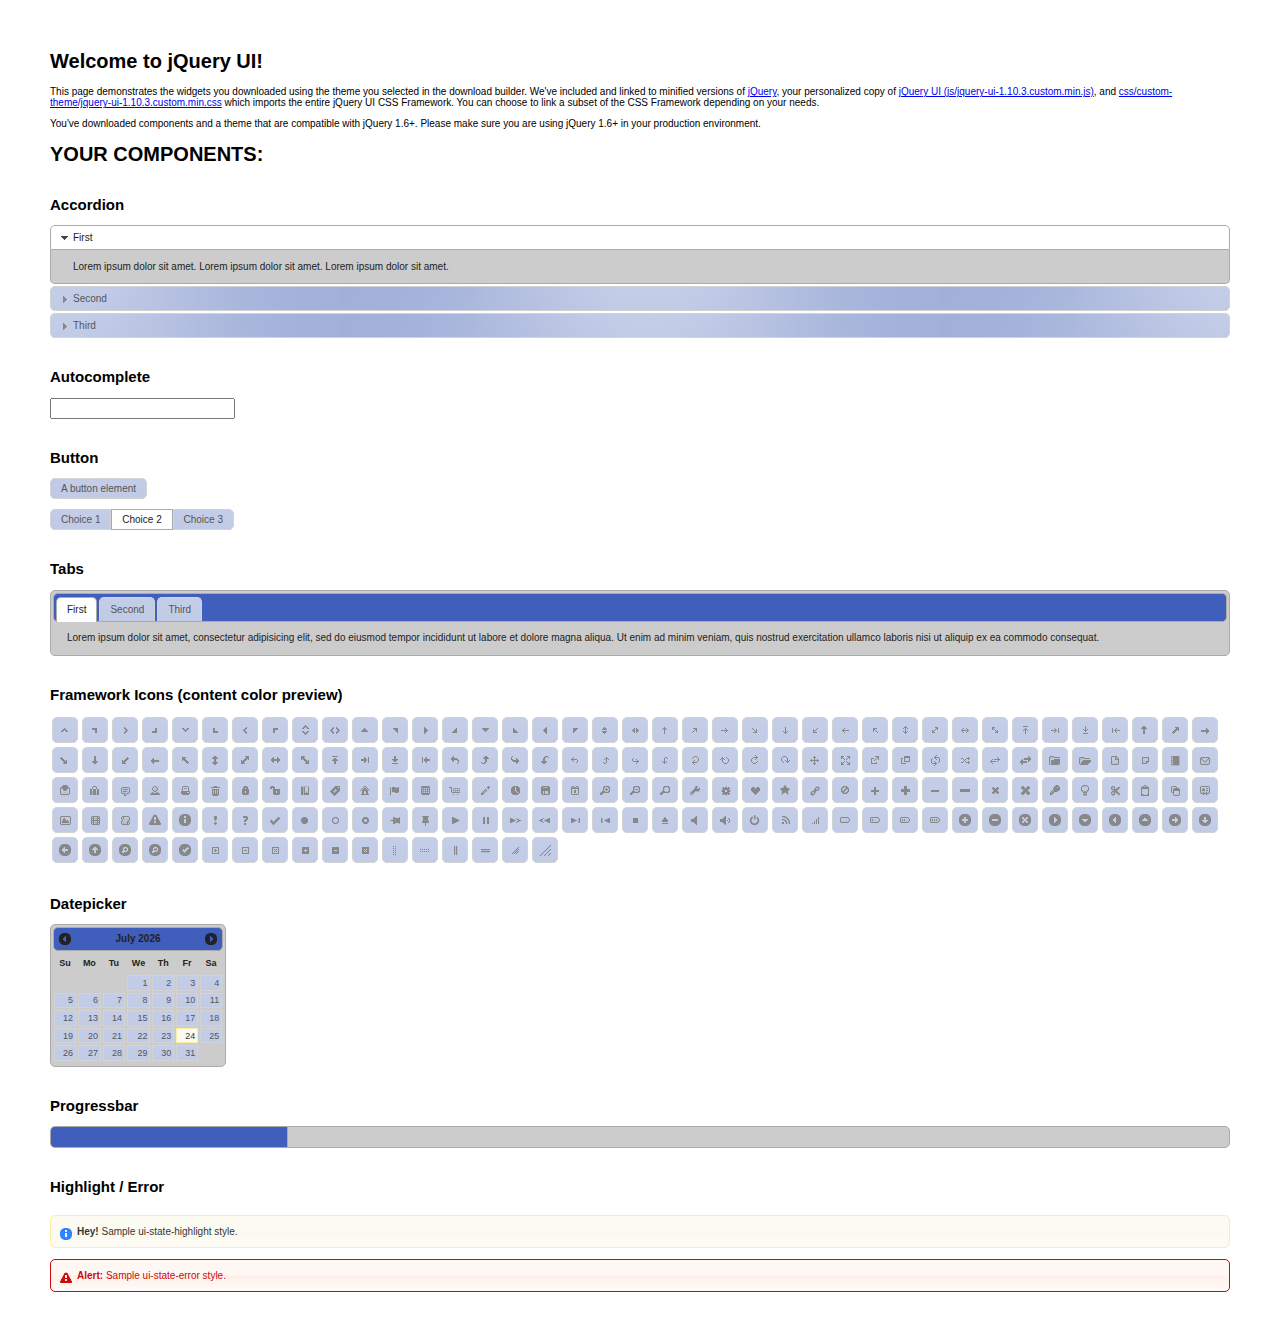
<file: client/libs/jquery-ui-1.10.3.custom/index.html>
<!doctype html>
<html lang="us">
<head>
	<meta charset="utf-8">
	<title>jQuery UI Example Page</title>
	<link href="css/custom-theme/jquery-ui-1.10.3.custom.css" rel="stylesheet">
	<script src="js/jquery-1.9.1.js"></script>
	<script src="js/jquery-ui-1.10.3.custom.js"></script>
	<script>
	$(function() {
		
		$( "#accordion" ).accordion();
		

		
		var availableTags = [
			"ActionScript",
			"AppleScript",
			"Asp",
			"BASIC",
			"C",
			"C++",
			"Clojure",
			"COBOL",
			"ColdFusion",
			"Erlang",
			"Fortran",
			"Groovy",
			"Haskell",
			"Java",
			"JavaScript",
			"Lisp",
			"Perl",
			"PHP",
			"Python",
			"Ruby",
			"Scala",
			"Scheme"
		];
		$( "#autocomplete" ).autocomplete({
			source: availableTags
		});
		

		
		$( "#button" ).button();
		$( "#radioset" ).buttonset();
		

		
		$( "#tabs" ).tabs();
		

		

		
		$( "#datepicker" ).datepicker({
			inline: true
		});
		

		

		
		$( "#progressbar" ).progressbar({
			value: 20
		});
		

		// Hover states on the static widgets
		$( "#dialog-link, #icons li" ).hover(
			function() {
				$( this ).addClass( "ui-state-hover" );
			},
			function() {
				$( this ).removeClass( "ui-state-hover" );
			}
		);
	});
	</script>
	<style>
	body{
		font: 62.5% "Trebuchet MS", sans-serif;
		margin: 50px;
	}
	.demoHeaders {
		margin-top: 2em;
	}
	#dialog-link {
		padding: .4em 1em .4em 20px;
		text-decoration: none;
		position: relative;
	}
	#dialog-link span.ui-icon {
		margin: 0 5px 0 0;
		position: absolute;
		left: .2em;
		top: 50%;
		margin-top: -8px;
	}
	#icons {
		margin: 0;
		padding: 0;
	}
	#icons li {
		margin: 2px;
		position: relative;
		padding: 4px 0;
		cursor: pointer;
		float: left;
		list-style: none;
	}
	#icons span.ui-icon {
		float: left;
		margin: 0 4px;
	}
	.fakewindowcontain .ui-widget-overlay {
		position: absolute;
	}
	</style>
</head>
<body>

<h1>Welcome to jQuery UI!</h1>

<div class="ui-widget">
	<p>This page demonstrates the widgets you downloaded using the theme you selected in the download builder. We've included and linked to minified versions of <a href="js/jquery-1.9.1.js">jQuery</a>, your personalized copy of <a href="js/jquery-ui-1.10.3.custom.min.js">jQuery UI (js/jquery-ui-1.10.3.custom.min.js)</a>, and <a href="css/custom-theme/jquery-ui-1.10.3.custom.min.css">css/custom-theme/jquery-ui-1.10.3.custom.min.css</a> which imports the entire jQuery UI CSS Framework. You can choose to link a subset of the CSS Framework depending on your needs. </p>
	<p>You've downloaded components and a theme that are compatible with jQuery 1.6+. Please make sure you are using jQuery 1.6+ in your production environment.</p>
</div>

<h1>YOUR COMPONENTS:</h1>


<!-- Accordion -->
<h2 class="demoHeaders">Accordion</h2>
<div id="accordion">
	<h3>First</h3>
	<div>Lorem ipsum dolor sit amet. Lorem ipsum dolor sit amet. Lorem ipsum dolor sit amet.</div>
	<h3>Second</h3>
	<div>Phasellus mattis tincidunt nibh.</div>
	<h3>Third</h3>
	<div>Nam dui erat, auctor a, dignissim quis.</div>
</div>



<!-- Autocomplete -->
<h2 class="demoHeaders">Autocomplete</h2>
<div>
	<input id="autocomplete" title="type &quot;a&quot;">
</div>



<!-- Button -->
<h2 class="demoHeaders">Button</h2>
<button id="button">A button element</button>
<form style="margin-top: 1em;">
	<div id="radioset">
		<input type="radio" id="radio1" name="radio"><label for="radio1">Choice 1</label>
		<input type="radio" id="radio2" name="radio" checked="checked"><label for="radio2">Choice 2</label>
		<input type="radio" id="radio3" name="radio"><label for="radio3">Choice 3</label>
	</div>
</form>



<!-- Tabs -->
<h2 class="demoHeaders">Tabs</h2>
<div id="tabs">
	<ul>
		<li><a href="#tabs-1">First</a></li>
		<li><a href="#tabs-2">Second</a></li>
		<li><a href="#tabs-3">Third</a></li>
	</ul>
	<div id="tabs-1">Lorem ipsum dolor sit amet, consectetur adipisicing elit, sed do eiusmod tempor incididunt ut labore et dolore magna aliqua. Ut enim ad minim veniam, quis nostrud exercitation ullamco laboris nisi ut aliquip ex ea commodo consequat.</div>
	<div id="tabs-2">Phasellus mattis tincidunt nibh. Cras orci urna, blandit id, pretium vel, aliquet ornare, felis. Maecenas scelerisque sem non nisl. Fusce sed lorem in enim dictum bibendum.</div>
	<div id="tabs-3">Nam dui erat, auctor a, dignissim quis, sollicitudin eu, felis. Pellentesque nisi urna, interdum eget, sagittis et, consequat vestibulum, lacus. Mauris porttitor ullamcorper augue.</div>
</div>





<h2 class="demoHeaders">Framework Icons (content color preview)</h2>
<ul id="icons" class="ui-widget ui-helper-clearfix">
	<li class="ui-state-default ui-corner-all" title=".ui-icon-carat-1-n"><span class="ui-icon ui-icon-carat-1-n"></span></li>
	<li class="ui-state-default ui-corner-all" title=".ui-icon-carat-1-ne"><span class="ui-icon ui-icon-carat-1-ne"></span></li>
	<li class="ui-state-default ui-corner-all" title=".ui-icon-carat-1-e"><span class="ui-icon ui-icon-carat-1-e"></span></li>
	<li class="ui-state-default ui-corner-all" title=".ui-icon-carat-1-se"><span class="ui-icon ui-icon-carat-1-se"></span></li>
	<li class="ui-state-default ui-corner-all" title=".ui-icon-carat-1-s"><span class="ui-icon ui-icon-carat-1-s"></span></li>
	<li class="ui-state-default ui-corner-all" title=".ui-icon-carat-1-sw"><span class="ui-icon ui-icon-carat-1-sw"></span></li>
	<li class="ui-state-default ui-corner-all" title=".ui-icon-carat-1-w"><span class="ui-icon ui-icon-carat-1-w"></span></li>
	<li class="ui-state-default ui-corner-all" title=".ui-icon-carat-1-nw"><span class="ui-icon ui-icon-carat-1-nw"></span></li>
	<li class="ui-state-default ui-corner-all" title=".ui-icon-carat-2-n-s"><span class="ui-icon ui-icon-carat-2-n-s"></span></li>
	<li class="ui-state-default ui-corner-all" title=".ui-icon-carat-2-e-w"><span class="ui-icon ui-icon-carat-2-e-w"></span></li>
	<li class="ui-state-default ui-corner-all" title=".ui-icon-triangle-1-n"><span class="ui-icon ui-icon-triangle-1-n"></span></li>
	<li class="ui-state-default ui-corner-all" title=".ui-icon-triangle-1-ne"><span class="ui-icon ui-icon-triangle-1-ne"></span></li>
	<li class="ui-state-default ui-corner-all" title=".ui-icon-triangle-1-e"><span class="ui-icon ui-icon-triangle-1-e"></span></li>
	<li class="ui-state-default ui-corner-all" title=".ui-icon-triangle-1-se"><span class="ui-icon ui-icon-triangle-1-se"></span></li>
	<li class="ui-state-default ui-corner-all" title=".ui-icon-triangle-1-s"><span class="ui-icon ui-icon-triangle-1-s"></span></li>
	<li class="ui-state-default ui-corner-all" title=".ui-icon-triangle-1-sw"><span class="ui-icon ui-icon-triangle-1-sw"></span></li>
	<li class="ui-state-default ui-corner-all" title=".ui-icon-triangle-1-w"><span class="ui-icon ui-icon-triangle-1-w"></span></li>
	<li class="ui-state-default ui-corner-all" title=".ui-icon-triangle-1-nw"><span class="ui-icon ui-icon-triangle-1-nw"></span></li>
	<li class="ui-state-default ui-corner-all" title=".ui-icon-triangle-2-n-s"><span class="ui-icon ui-icon-triangle-2-n-s"></span></li>
	<li class="ui-state-default ui-corner-all" title=".ui-icon-triangle-2-e-w"><span class="ui-icon ui-icon-triangle-2-e-w"></span></li>
	<li class="ui-state-default ui-corner-all" title=".ui-icon-arrow-1-n"><span class="ui-icon ui-icon-arrow-1-n"></span></li>
	<li class="ui-state-default ui-corner-all" title=".ui-icon-arrow-1-ne"><span class="ui-icon ui-icon-arrow-1-ne"></span></li>
	<li class="ui-state-default ui-corner-all" title=".ui-icon-arrow-1-e"><span class="ui-icon ui-icon-arrow-1-e"></span></li>
	<li class="ui-state-default ui-corner-all" title=".ui-icon-arrow-1-se"><span class="ui-icon ui-icon-arrow-1-se"></span></li>
	<li class="ui-state-default ui-corner-all" title=".ui-icon-arrow-1-s"><span class="ui-icon ui-icon-arrow-1-s"></span></li>
	<li class="ui-state-default ui-corner-all" title=".ui-icon-arrow-1-sw"><span class="ui-icon ui-icon-arrow-1-sw"></span></li>
	<li class="ui-state-default ui-corner-all" title=".ui-icon-arrow-1-w"><span class="ui-icon ui-icon-arrow-1-w"></span></li>
	<li class="ui-state-default ui-corner-all" title=".ui-icon-arrow-1-nw"><span class="ui-icon ui-icon-arrow-1-nw"></span></li>
	<li class="ui-state-default ui-corner-all" title=".ui-icon-arrow-2-n-s"><span class="ui-icon ui-icon-arrow-2-n-s"></span></li>
	<li class="ui-state-default ui-corner-all" title=".ui-icon-arrow-2-ne-sw"><span class="ui-icon ui-icon-arrow-2-ne-sw"></span></li>
	<li class="ui-state-default ui-corner-all" title=".ui-icon-arrow-2-e-w"><span class="ui-icon ui-icon-arrow-2-e-w"></span></li>
	<li class="ui-state-default ui-corner-all" title=".ui-icon-arrow-2-se-nw"><span class="ui-icon ui-icon-arrow-2-se-nw"></span></li>
	<li class="ui-state-default ui-corner-all" title=".ui-icon-arrowstop-1-n"><span class="ui-icon ui-icon-arrowstop-1-n"></span></li>
	<li class="ui-state-default ui-corner-all" title=".ui-icon-arrowstop-1-e"><span class="ui-icon ui-icon-arrowstop-1-e"></span></li>
	<li class="ui-state-default ui-corner-all" title=".ui-icon-arrowstop-1-s"><span class="ui-icon ui-icon-arrowstop-1-s"></span></li>
	<li class="ui-state-default ui-corner-all" title=".ui-icon-arrowstop-1-w"><span class="ui-icon ui-icon-arrowstop-1-w"></span></li>
	<li class="ui-state-default ui-corner-all" title=".ui-icon-arrowthick-1-n"><span class="ui-icon ui-icon-arrowthick-1-n"></span></li>
	<li class="ui-state-default ui-corner-all" title=".ui-icon-arrowthick-1-ne"><span class="ui-icon ui-icon-arrowthick-1-ne"></span></li>
	<li class="ui-state-default ui-corner-all" title=".ui-icon-arrowthick-1-e"><span class="ui-icon ui-icon-arrowthick-1-e"></span></li>
	<li class="ui-state-default ui-corner-all" title=".ui-icon-arrowthick-1-se"><span class="ui-icon ui-icon-arrowthick-1-se"></span></li>
	<li class="ui-state-default ui-corner-all" title=".ui-icon-arrowthick-1-s"><span class="ui-icon ui-icon-arrowthick-1-s"></span></li>
	<li class="ui-state-default ui-corner-all" title=".ui-icon-arrowthick-1-sw"><span class="ui-icon ui-icon-arrowthick-1-sw"></span></li>
	<li class="ui-state-default ui-corner-all" title=".ui-icon-arrowthick-1-w"><span class="ui-icon ui-icon-arrowthick-1-w"></span></li>
	<li class="ui-state-default ui-corner-all" title=".ui-icon-arrowthick-1-nw"><span class="ui-icon ui-icon-arrowthick-1-nw"></span></li>
	<li class="ui-state-default ui-corner-all" title=".ui-icon-arrowthick-2-n-s"><span class="ui-icon ui-icon-arrowthick-2-n-s"></span></li>
	<li class="ui-state-default ui-corner-all" title=".ui-icon-arrowthick-2-ne-sw"><span class="ui-icon ui-icon-arrowthick-2-ne-sw"></span></li>
	<li class="ui-state-default ui-corner-all" title=".ui-icon-arrowthick-2-e-w"><span class="ui-icon ui-icon-arrowthick-2-e-w"></span></li>
	<li class="ui-state-default ui-corner-all" title=".ui-icon-arrowthick-2-se-nw"><span class="ui-icon ui-icon-arrowthick-2-se-nw"></span></li>
	<li class="ui-state-default ui-corner-all" title=".ui-icon-arrowthickstop-1-n"><span class="ui-icon ui-icon-arrowthickstop-1-n"></span></li>
	<li class="ui-state-default ui-corner-all" title=".ui-icon-arrowthickstop-1-e"><span class="ui-icon ui-icon-arrowthickstop-1-e"></span></li>
	<li class="ui-state-default ui-corner-all" title=".ui-icon-arrowthickstop-1-s"><span class="ui-icon ui-icon-arrowthickstop-1-s"></span></li>
	<li class="ui-state-default ui-corner-all" title=".ui-icon-arrowthickstop-1-w"><span class="ui-icon ui-icon-arrowthickstop-1-w"></span></li>
	<li class="ui-state-default ui-corner-all" title=".ui-icon-arrowreturnthick-1-w"><span class="ui-icon ui-icon-arrowreturnthick-1-w"></span></li>
	<li class="ui-state-default ui-corner-all" title=".ui-icon-arrowreturnthick-1-n"><span class="ui-icon ui-icon-arrowreturnthick-1-n"></span></li>
	<li class="ui-state-default ui-corner-all" title=".ui-icon-arrowreturnthick-1-e"><span class="ui-icon ui-icon-arrowreturnthick-1-e"></span></li>
	<li class="ui-state-default ui-corner-all" title=".ui-icon-arrowreturnthick-1-s"><span class="ui-icon ui-icon-arrowreturnthick-1-s"></span></li>
	<li class="ui-state-default ui-corner-all" title=".ui-icon-arrowreturn-1-w"><span class="ui-icon ui-icon-arrowreturn-1-w"></span></li>
	<li class="ui-state-default ui-corner-all" title=".ui-icon-arrowreturn-1-n"><span class="ui-icon ui-icon-arrowreturn-1-n"></span></li>
	<li class="ui-state-default ui-corner-all" title=".ui-icon-arrowreturn-1-e"><span class="ui-icon ui-icon-arrowreturn-1-e"></span></li>
	<li class="ui-state-default ui-corner-all" title=".ui-icon-arrowreturn-1-s"><span class="ui-icon ui-icon-arrowreturn-1-s"></span></li>
	<li class="ui-state-default ui-corner-all" title=".ui-icon-arrowrefresh-1-w"><span class="ui-icon ui-icon-arrowrefresh-1-w"></span></li>
	<li class="ui-state-default ui-corner-all" title=".ui-icon-arrowrefresh-1-n"><span class="ui-icon ui-icon-arrowrefresh-1-n"></span></li>
	<li class="ui-state-default ui-corner-all" title=".ui-icon-arrowrefresh-1-e"><span class="ui-icon ui-icon-arrowrefresh-1-e"></span></li>
	<li class="ui-state-default ui-corner-all" title=".ui-icon-arrowrefresh-1-s"><span class="ui-icon ui-icon-arrowrefresh-1-s"></span></li>
	<li class="ui-state-default ui-corner-all" title=".ui-icon-arrow-4"><span class="ui-icon ui-icon-arrow-4"></span></li>
	<li class="ui-state-default ui-corner-all" title=".ui-icon-arrow-4-diag"><span class="ui-icon ui-icon-arrow-4-diag"></span></li>
	<li class="ui-state-default ui-corner-all" title=".ui-icon-extlink"><span class="ui-icon ui-icon-extlink"></span></li>
	<li class="ui-state-default ui-corner-all" title=".ui-icon-newwin"><span class="ui-icon ui-icon-newwin"></span></li>
	<li class="ui-state-default ui-corner-all" title=".ui-icon-refresh"><span class="ui-icon ui-icon-refresh"></span></li>
	<li class="ui-state-default ui-corner-all" title=".ui-icon-shuffle"><span class="ui-icon ui-icon-shuffle"></span></li>
	<li class="ui-state-default ui-corner-all" title=".ui-icon-transfer-e-w"><span class="ui-icon ui-icon-transfer-e-w"></span></li>
	<li class="ui-state-default ui-corner-all" title=".ui-icon-transferthick-e-w"><span class="ui-icon ui-icon-transferthick-e-w"></span></li>
	<li class="ui-state-default ui-corner-all" title=".ui-icon-folder-collapsed"><span class="ui-icon ui-icon-folder-collapsed"></span></li>
	<li class="ui-state-default ui-corner-all" title=".ui-icon-folder-open"><span class="ui-icon ui-icon-folder-open"></span></li>
	<li class="ui-state-default ui-corner-all" title=".ui-icon-document"><span class="ui-icon ui-icon-document"></span></li>
	<li class="ui-state-default ui-corner-all" title=".ui-icon-document-b"><span class="ui-icon ui-icon-document-b"></span></li>
	<li class="ui-state-default ui-corner-all" title=".ui-icon-note"><span class="ui-icon ui-icon-note"></span></li>
	<li class="ui-state-default ui-corner-all" title=".ui-icon-mail-closed"><span class="ui-icon ui-icon-mail-closed"></span></li>
	<li class="ui-state-default ui-corner-all" title=".ui-icon-mail-open"><span class="ui-icon ui-icon-mail-open"></span></li>
	<li class="ui-state-default ui-corner-all" title=".ui-icon-suitcase"><span class="ui-icon ui-icon-suitcase"></span></li>
	<li class="ui-state-default ui-corner-all" title=".ui-icon-comment"><span class="ui-icon ui-icon-comment"></span></li>
	<li class="ui-state-default ui-corner-all" title=".ui-icon-person"><span class="ui-icon ui-icon-person"></span></li>
	<li class="ui-state-default ui-corner-all" title=".ui-icon-print"><span class="ui-icon ui-icon-print"></span></li>
	<li class="ui-state-default ui-corner-all" title=".ui-icon-trash"><span class="ui-icon ui-icon-trash"></span></li>
	<li class="ui-state-default ui-corner-all" title=".ui-icon-locked"><span class="ui-icon ui-icon-locked"></span></li>
	<li class="ui-state-default ui-corner-all" title=".ui-icon-unlocked"><span class="ui-icon ui-icon-unlocked"></span></li>
	<li class="ui-state-default ui-corner-all" title=".ui-icon-bookmark"><span class="ui-icon ui-icon-bookmark"></span></li>
	<li class="ui-state-default ui-corner-all" title=".ui-icon-tag"><span class="ui-icon ui-icon-tag"></span></li>
	<li class="ui-state-default ui-corner-all" title=".ui-icon-home"><span class="ui-icon ui-icon-home"></span></li>
	<li class="ui-state-default ui-corner-all" title=".ui-icon-flag"><span class="ui-icon ui-icon-flag"></span></li>
	<li class="ui-state-default ui-corner-all" title=".ui-icon-calculator"><span class="ui-icon ui-icon-calculator"></span></li>
	<li class="ui-state-default ui-corner-all" title=".ui-icon-cart"><span class="ui-icon ui-icon-cart"></span></li>
	<li class="ui-state-default ui-corner-all" title=".ui-icon-pencil"><span class="ui-icon ui-icon-pencil"></span></li>
	<li class="ui-state-default ui-corner-all" title=".ui-icon-clock"><span class="ui-icon ui-icon-clock"></span></li>
	<li class="ui-state-default ui-corner-all" title=".ui-icon-disk"><span class="ui-icon ui-icon-disk"></span></li>
	<li class="ui-state-default ui-corner-all" title=".ui-icon-calendar"><span class="ui-icon ui-icon-calendar"></span></li>
	<li class="ui-state-default ui-corner-all" title=".ui-icon-zoomin"><span class="ui-icon ui-icon-zoomin"></span></li>
	<li class="ui-state-default ui-corner-all" title=".ui-icon-zoomout"><span class="ui-icon ui-icon-zoomout"></span></li>
	<li class="ui-state-default ui-corner-all" title=".ui-icon-search"><span class="ui-icon ui-icon-search"></span></li>
	<li class="ui-state-default ui-corner-all" title=".ui-icon-wrench"><span class="ui-icon ui-icon-wrench"></span></li>
	<li class="ui-state-default ui-corner-all" title=".ui-icon-gear"><span class="ui-icon ui-icon-gear"></span></li>
	<li class="ui-state-default ui-corner-all" title=".ui-icon-heart"><span class="ui-icon ui-icon-heart"></span></li>
	<li class="ui-state-default ui-corner-all" title=".ui-icon-star"><span class="ui-icon ui-icon-star"></span></li>
	<li class="ui-state-default ui-corner-all" title=".ui-icon-link"><span class="ui-icon ui-icon-link"></span></li>
	<li class="ui-state-default ui-corner-all" title=".ui-icon-cancel"><span class="ui-icon ui-icon-cancel"></span></li>
	<li class="ui-state-default ui-corner-all" title=".ui-icon-plus"><span class="ui-icon ui-icon-plus"></span></li>
	<li class="ui-state-default ui-corner-all" title=".ui-icon-plusthick"><span class="ui-icon ui-icon-plusthick"></span></li>
	<li class="ui-state-default ui-corner-all" title=".ui-icon-minus"><span class="ui-icon ui-icon-minus"></span></li>
	<li class="ui-state-default ui-corner-all" title=".ui-icon-minusthick"><span class="ui-icon ui-icon-minusthick"></span></li>
	<li class="ui-state-default ui-corner-all" title=".ui-icon-close"><span class="ui-icon ui-icon-close"></span></li>
	<li class="ui-state-default ui-corner-all" title=".ui-icon-closethick"><span class="ui-icon ui-icon-closethick"></span></li>
	<li class="ui-state-default ui-corner-all" title=".ui-icon-key"><span class="ui-icon ui-icon-key"></span></li>
	<li class="ui-state-default ui-corner-all" title=".ui-icon-lightbulb"><span class="ui-icon ui-icon-lightbulb"></span></li>
	<li class="ui-state-default ui-corner-all" title=".ui-icon-scissors"><span class="ui-icon ui-icon-scissors"></span></li>
	<li class="ui-state-default ui-corner-all" title=".ui-icon-clipboard"><span class="ui-icon ui-icon-clipboard"></span></li>
	<li class="ui-state-default ui-corner-all" title=".ui-icon-copy"><span class="ui-icon ui-icon-copy"></span></li>
	<li class="ui-state-default ui-corner-all" title=".ui-icon-contact"><span class="ui-icon ui-icon-contact"></span></li>
	<li class="ui-state-default ui-corner-all" title=".ui-icon-image"><span class="ui-icon ui-icon-image"></span></li>
	<li class="ui-state-default ui-corner-all" title=".ui-icon-video"><span class="ui-icon ui-icon-video"></span></li>
	<li class="ui-state-default ui-corner-all" title=".ui-icon-script"><span class="ui-icon ui-icon-script"></span></li>
	<li class="ui-state-default ui-corner-all" title=".ui-icon-alert"><span class="ui-icon ui-icon-alert"></span></li>
	<li class="ui-state-default ui-corner-all" title=".ui-icon-info"><span class="ui-icon ui-icon-info"></span></li>
	<li class="ui-state-default ui-corner-all" title=".ui-icon-notice"><span class="ui-icon ui-icon-notice"></span></li>
	<li class="ui-state-default ui-corner-all" title=".ui-icon-help"><span class="ui-icon ui-icon-help"></span></li>
	<li class="ui-state-default ui-corner-all" title=".ui-icon-check"><span class="ui-icon ui-icon-check"></span></li>
	<li class="ui-state-default ui-corner-all" title=".ui-icon-bullet"><span class="ui-icon ui-icon-bullet"></span></li>
	<li class="ui-state-default ui-corner-all" title=".ui-icon-radio-off"><span class="ui-icon ui-icon-radio-off"></span></li>
	<li class="ui-state-default ui-corner-all" title=".ui-icon-radio-on"><span class="ui-icon ui-icon-radio-on"></span></li>
	<li class="ui-state-default ui-corner-all" title=".ui-icon-pin-w"><span class="ui-icon ui-icon-pin-w"></span></li>
	<li class="ui-state-default ui-corner-all" title=".ui-icon-pin-s"><span class="ui-icon ui-icon-pin-s"></span></li>
	<li class="ui-state-default ui-corner-all" title=".ui-icon-play"><span class="ui-icon ui-icon-play"></span></li>
	<li class="ui-state-default ui-corner-all" title=".ui-icon-pause"><span class="ui-icon ui-icon-pause"></span></li>
	<li class="ui-state-default ui-corner-all" title=".ui-icon-seek-next"><span class="ui-icon ui-icon-seek-next"></span></li>
	<li class="ui-state-default ui-corner-all" title=".ui-icon-seek-prev"><span class="ui-icon ui-icon-seek-prev"></span></li>
	<li class="ui-state-default ui-corner-all" title=".ui-icon-seek-end"><span class="ui-icon ui-icon-seek-end"></span></li>
	<li class="ui-state-default ui-corner-all" title=".ui-icon-seek-first"><span class="ui-icon ui-icon-seek-first"></span></li>
	<li class="ui-state-default ui-corner-all" title=".ui-icon-stop"><span class="ui-icon ui-icon-stop"></span></li>
	<li class="ui-state-default ui-corner-all" title=".ui-icon-eject"><span class="ui-icon ui-icon-eject"></span></li>
	<li class="ui-state-default ui-corner-all" title=".ui-icon-volume-off"><span class="ui-icon ui-icon-volume-off"></span></li>
	<li class="ui-state-default ui-corner-all" title=".ui-icon-volume-on"><span class="ui-icon ui-icon-volume-on"></span></li>
	<li class="ui-state-default ui-corner-all" title=".ui-icon-power"><span class="ui-icon ui-icon-power"></span></li>
	<li class="ui-state-default ui-corner-all" title=".ui-icon-signal-diag"><span class="ui-icon ui-icon-signal-diag"></span></li>
	<li class="ui-state-default ui-corner-all" title=".ui-icon-signal"><span class="ui-icon ui-icon-signal"></span></li>
	<li class="ui-state-default ui-corner-all" title=".ui-icon-battery-0"><span class="ui-icon ui-icon-battery-0"></span></li>
	<li class="ui-state-default ui-corner-all" title=".ui-icon-battery-1"><span class="ui-icon ui-icon-battery-1"></span></li>
	<li class="ui-state-default ui-corner-all" title=".ui-icon-battery-2"><span class="ui-icon ui-icon-battery-2"></span></li>
	<li class="ui-state-default ui-corner-all" title=".ui-icon-battery-3"><span class="ui-icon ui-icon-battery-3"></span></li>
	<li class="ui-state-default ui-corner-all" title=".ui-icon-circle-plus"><span class="ui-icon ui-icon-circle-plus"></span></li>
	<li class="ui-state-default ui-corner-all" title=".ui-icon-circle-minus"><span class="ui-icon ui-icon-circle-minus"></span></li>
	<li class="ui-state-default ui-corner-all" title=".ui-icon-circle-close"><span class="ui-icon ui-icon-circle-close"></span></li>
	<li class="ui-state-default ui-corner-all" title=".ui-icon-circle-triangle-e"><span class="ui-icon ui-icon-circle-triangle-e"></span></li>
	<li class="ui-state-default ui-corner-all" title=".ui-icon-circle-triangle-s"><span class="ui-icon ui-icon-circle-triangle-s"></span></li>
	<li class="ui-state-default ui-corner-all" title=".ui-icon-circle-triangle-w"><span class="ui-icon ui-icon-circle-triangle-w"></span></li>
	<li class="ui-state-default ui-corner-all" title=".ui-icon-circle-triangle-n"><span class="ui-icon ui-icon-circle-triangle-n"></span></li>
	<li class="ui-state-default ui-corner-all" title=".ui-icon-circle-arrow-e"><span class="ui-icon ui-icon-circle-arrow-e"></span></li>
	<li class="ui-state-default ui-corner-all" title=".ui-icon-circle-arrow-s"><span class="ui-icon ui-icon-circle-arrow-s"></span></li>
	<li class="ui-state-default ui-corner-all" title=".ui-icon-circle-arrow-w"><span class="ui-icon ui-icon-circle-arrow-w"></span></li>
	<li class="ui-state-default ui-corner-all" title=".ui-icon-circle-arrow-n"><span class="ui-icon ui-icon-circle-arrow-n"></span></li>
	<li class="ui-state-default ui-corner-all" title=".ui-icon-circle-zoomin"><span class="ui-icon ui-icon-circle-zoomin"></span></li>
	<li class="ui-state-default ui-corner-all" title=".ui-icon-circle-zoomout"><span class="ui-icon ui-icon-circle-zoomout"></span></li>
	<li class="ui-state-default ui-corner-all" title=".ui-icon-circle-check"><span class="ui-icon ui-icon-circle-check"></span></li>
	<li class="ui-state-default ui-corner-all" title=".ui-icon-circlesmall-plus"><span class="ui-icon ui-icon-circlesmall-plus"></span></li>
	<li class="ui-state-default ui-corner-all" title=".ui-icon-circlesmall-minus"><span class="ui-icon ui-icon-circlesmall-minus"></span></li>
	<li class="ui-state-default ui-corner-all" title=".ui-icon-circlesmall-close"><span class="ui-icon ui-icon-circlesmall-close"></span></li>
	<li class="ui-state-default ui-corner-all" title=".ui-icon-squaresmall-plus"><span class="ui-icon ui-icon-squaresmall-plus"></span></li>
	<li class="ui-state-default ui-corner-all" title=".ui-icon-squaresmall-minus"><span class="ui-icon ui-icon-squaresmall-minus"></span></li>
	<li class="ui-state-default ui-corner-all" title=".ui-icon-squaresmall-close"><span class="ui-icon ui-icon-squaresmall-close"></span></li>
	<li class="ui-state-default ui-corner-all" title=".ui-icon-grip-dotted-vertical"><span class="ui-icon ui-icon-grip-dotted-vertical"></span></li>
	<li class="ui-state-default ui-corner-all" title=".ui-icon-grip-dotted-horizontal"><span class="ui-icon ui-icon-grip-dotted-horizontal"></span></li>
	<li class="ui-state-default ui-corner-all" title=".ui-icon-grip-solid-vertical"><span class="ui-icon ui-icon-grip-solid-vertical"></span></li>
	<li class="ui-state-default ui-corner-all" title=".ui-icon-grip-solid-horizontal"><span class="ui-icon ui-icon-grip-solid-horizontal"></span></li>
	<li class="ui-state-default ui-corner-all" title=".ui-icon-gripsmall-diagonal-se"><span class="ui-icon ui-icon-gripsmall-diagonal-se"></span></li>
	<li class="ui-state-default ui-corner-all" title=".ui-icon-grip-diagonal-se"><span class="ui-icon ui-icon-grip-diagonal-se"></span></li>
</ul>




<!-- Datepicker -->
<h2 class="demoHeaders">Datepicker</h2>
<div id="datepicker"></div>



<!-- Progressbar -->
<h2 class="demoHeaders">Progressbar</h2>
<div id="progressbar"></div>


<!-- Highlight / Error -->
<h2 class="demoHeaders">Highlight / Error</h2>
<div class="ui-widget">
	<div class="ui-state-highlight ui-corner-all" style="margin-top: 20px; padding: 0 .7em;">
		<p><span class="ui-icon ui-icon-info" style="float: left; margin-right: .3em;"></span>
		<strong>Hey!</strong> Sample ui-state-highlight style.</p>
	</div>
</div>
<br>
<div class="ui-widget">
	<div class="ui-state-error ui-corner-all" style="padding: 0 .7em;">
		<p><span class="ui-icon ui-icon-alert" style="float: left; margin-right: .3em;"></span>
		<strong>Alert:</strong> Sample ui-state-error style.</p>
	</div>
</div>

</body>
</html>
</file>
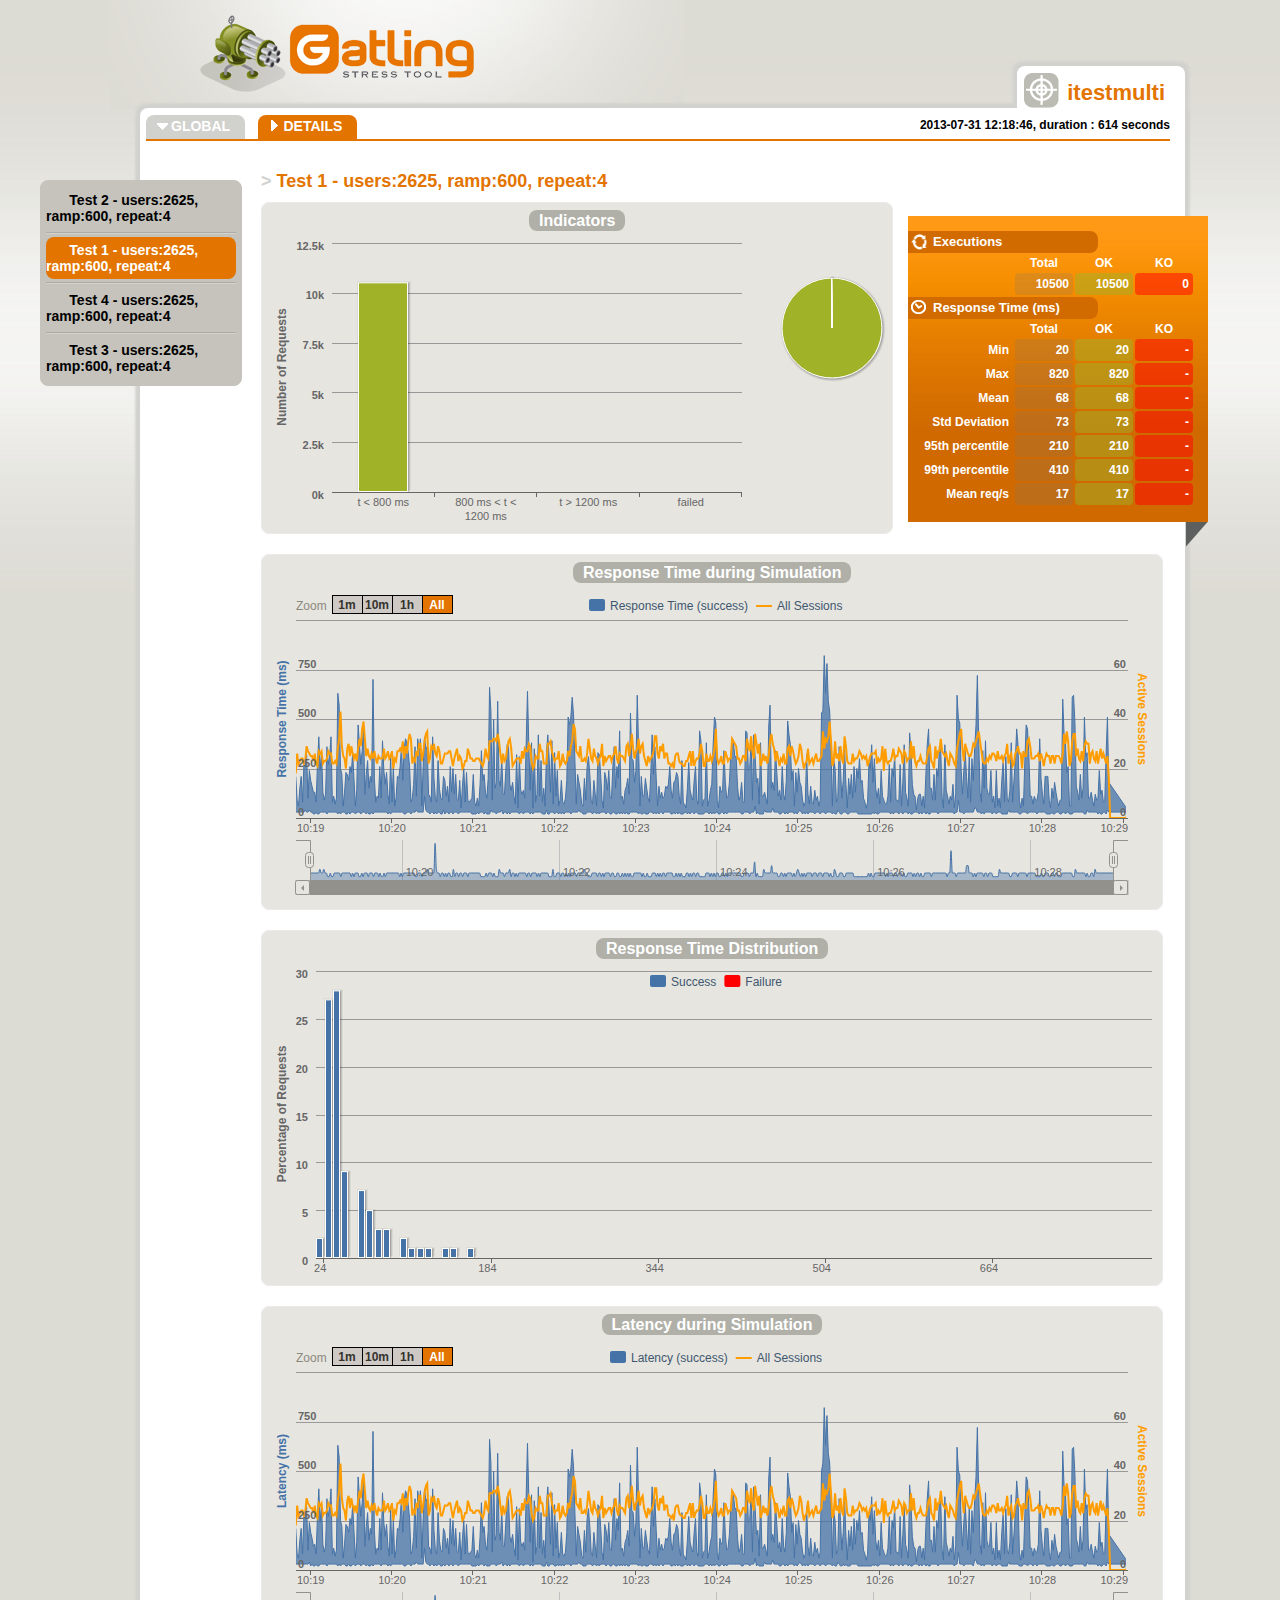
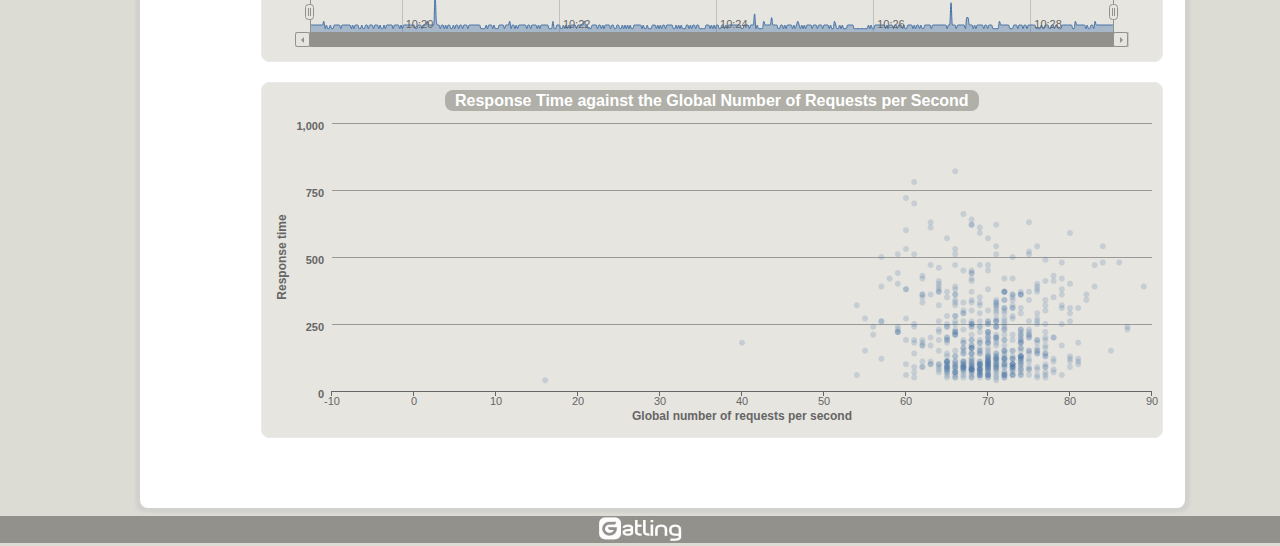
<file: presentasjon/gatling/req_test-1---users-2625--ramp-600--repeat-4-572f593a717c789480478f0a4104b769.html>
<!DOCTYPE html>
<html>
<head>
<meta charset="UTF-8">
<link rel="shortcut icon" type="image/x-icon" href="style/favicon.ico"/>
<link href="style/style.css" rel="stylesheet" type="text/css" />
<link href="style/bootstrap.min.css" rel="stylesheet" type="text/css" />
<title>Gatling Stats - Test 1 - users:2625, ramp:600, repeat:4</title>
</head>
<body>
<div class="frise"></div>
<div class="container details">
	<div class="head">
		<a href="http://gatling-tool.org" target="blank_" title="Gatling Home Page"><img alt="Gatling" src="style/logo.png"/></a>
	</div>
	<div class="main">
		<div class="cadre">
				<div class="onglet">
					<img src="style/cible.png" />
					<p><span>itestmulti</span></p>
				</div>
				<div class="content">
					<div class="sous-menu">
						<div class="item"><a href="index.html">GLOBAL</a></div>
						<div class="item ouvert"><a id="details_link" href="#">DETAILS</a></div>
						<p class="sim_desc" title="2013-07-31 12:18:46, duration : 614 seconds" data-content="">
							<b>2013-07-31 12:18:46, duration : 614 seconds</b> 
						</p>
					</div>
					<div class="content-in">
						<h1><span>> </span>Test 1 - users:2625, ramp:600, repeat:4</h1>
						<div class="article">
							
						<div class="infos">
							<div class="titre">STATISTICS</div>
							<div class="infos-in">
								<div class="repli"></div>								
								<div class="info">
									<h2 class="first">Executions</h2>
									<table>
										<thead>
											<tr><th></th><th>Total</th><th>OK</th><th>KO</th></tr>
										</thead>
										<tbody>
											<tr>
												<td class="title"></td>
												<td id="numberOfRequests" class="total"></td>
												<td id="numberOfRequestsOK" class="ok"></td>
												<td id="numberOfRequestsKO" class="ko"></td>
											</tr>
										</tbody>
									</table>
									<h2 class="second">Response Time (ms)</h2>
									<table>
										<thead>
											<tr>
												<th></th>
												<th>Total</th>
												<th>OK</th>
												<th>KO</th>
											</tr>
										</thead>
										<tbody>
											<tr>
												<td class="title">Min</td>
												<td id="minResponseTime" class="total"></td>
												<td id="minResponseTimeOK" class="ok"></td>
												<td id="minResponseTimeKO" class="ko"></td>
											</tr>
											<tr>
												<td class="title">Max</td>
												<td id="maxResponseTime" class="total"></td>
												<td id="maxResponseTimeOK" class="ok"></td>
												<td id="maxResponseTimeKO" class="ko"></td>
											</tr>
											<tr>
												<td class="title">Mean</td>
												<td id="meanResponseTime" class="total"></td>
												<td id="meanResponseTimeOK" class="ok"></td>
												<td id="meanResponseTimeKO" class="ko"></td>
											</tr>
											<tr>
												<td class="title">Std Deviation</td>
												<td id="standardDeviation" class="total"></td>
												<td id="standardDeviationOK" class="ok"></td>
												<td id="standardDeviationKO" class="ko"></td>
											</tr>
											<tr>
												<td class="title">95th percentile</td>
												<td id="percentiles1" class="total"></td>
												<td id="percentiles1OK" class="ok"></td>
												<td id="percentiles1KO" class="ko"></td>
											</tr>
											<tr>
												<td class="title">99th percentile</td>
												<td id="percentiles2" class="total"></td>
												<td id="percentiles2OK" class="ok"></td>
												<td id="percentiles2KO" class="ko"></td>
											</tr>
											<tr>
												<td class="title">Mean req/s</td>
												<td id="meanNumberOfRequestsPerSecond" class="total"></td>
												<td id="meanNumberOfRequestsPerSecondOK" class="ok"></td>
												<td id="meanNumberOfRequestsPerSecondKO" class="ko"></td>
											</tr>
										</tbody>
									</table>
								</div>
							</div>
						</div>						<div class="schema demi">
							<div id="container_indicators" class="demi"></div>
						</div>						<div class="schema geant">
							<div id="container" class="geant"></div>
						</div>						<div class="schema geant">
							<div id="container_distrib" class="geant"></div>
						</div>						<div class="schema geant">
							<div id="container_latency" class="geant"></div>
						</div>						<div class="schema geant">
							<div id="container_dispersion" class="geant"></div>
						</div>
						</div>
					</div>
				</div>
		</div>
	</div>
	<div class="nav">
		<ul></ul>
	</div>
</div>
<div class="foot">
	<a href="http://gatling-tool.org" title="Gatling Home Page"><img alt="Gatling" src="style/logo-gatling.jpg"/></a>
</div>
<script type="text/javascript" src="js/jquery.min.js"></script>
<script type="text/javascript" src="js/bootstrap.min.js"></script>
<script type="text/javascript" src="js/gatling.js"></script>
<script type="text/javascript" src="js/menu.js"></script>
<script type="text/javascript" src="js/all_sessions.js"></script>
<script type="text/javascript" src="js/stats.js"></script>
<script type="text/javascript" src="js/highcharts.js"></script>
<script type="text/javascript" src="js/highstock.js"></script>
<script type="text/javascript" src="js/highcharts-more.js"></script>
<script type="text/javascript" src="js/theme.js"></script>
<script type="text/javascript">

						var pageStats = stats.contents['test-1---users-2625--ramp-600--repeat-4-572f593a717c789480478f0a4104b769'].stats;
		$(document).ready(function() {
		$('.sim_desc').popover({trigger:'hover', placement:'bottom'});
		setDetailsLinkUrl();
				setDetailsMenu();
				setActiveMenu();
		fillStats(pageStats);
		
Highcharts.setOptions({
	global: {
		useUTC: false
	}
});

var indicatorsChart = new Highcharts.Chart({
	chart: {
		renderTo: 'container_indicators',
		marginRight: 150
	},
	credits: {
		enabled: false
	},
	legend: {
		enabled: false
	},
	title: {
	 text: 'A title to let highcharts reserve the place for the title set later'
	},
	xAxis: {
		categories: [pageStats.group1.name,pageStats.group2.name,pageStats.group3.name,pageStats.group4.name]
	},
	yAxis: {
		title: {
			text: 'Number of Requests'
		}
	},
	tooltip: {
		formatter: function() {
			var s;
			if (this.point.name) { // the pie chart
				s = ''+ this.point.name +': '+ this.y +' requests';
			} else {
				s = ''+ this.y + ' requests';
			}
			return s;
		}
	},
	plotOptions: {
		series: {
			stacking: 'normal'
		}
	},
	series: [
		{
			type: 'column',
			color: '#A0B228',
			data: [pageStats.group1.count,0,0,0],
			tooltip: { yDecimals: 0, ySuffix: 'ms' }
		},
		{
			type: 'column',
			color: '#FFDD00',
			data: [0,pageStats.group2.count,0,0],
			tooltip: { yDecimals: 0, ySuffix: 'ms' }
		},
		{
			type: 'column',
			color: '#FF9D00',
			data: [0,0,pageStats.group3.count,0],
			tooltip: { yDecimals: 0, ySuffix: 'ms' }
		},
		{
			type: 'column',
			color: '#FF0000',
			data: [0,0,0,pageStats.group4.count],
			tooltip: { yDecimals: 0, ySuffix: 'ms' }
		},
		{
			type: 'pie',
			name: 'Percentages',
			data: [
				{
					name: pageStats.group1.name,
					y: pageStats.group1.percentage,
					color: '#A0B228'
				},
				{
					name: pageStats.group2.name,
					y: pageStats.group2.percentage,
					color: '#FFDD00'
				},
				{
					name: pageStats.group3.name,
					y: pageStats.group3.percentage,
					color: '#FF9D00'
				},
				{
					name: pageStats.group4.name,
					y: pageStats.group4.percentage,
					color: '#FF0000'
				}
			],
			center: [500, 85],
			size: 100,
			showInLegend: false,
			dataLabels: { enabled: false }
		}
	]
});

indicatorsChart.setTitle({
	text: '<span class="chart_title">Indicators</span>',
	useHTML: true
});

var responseTimeChart = new Highcharts.StockChart({
	chart: {
		renderTo: 'container',
		zoomType: 'x'
	},
	credits: {
		enabled: false
	},
	legend: {
		enabled: true,
		floating: true,
		y: -285,
		borderWidth: 0
	},
	title: {
		text: 'A title to let highcharts reserve the place for the title set later'
	},
	rangeSelector: {
		buttons : [{
		type : 'minute',
		count : 1,
		text : '1m'
	}, {
		type : 'minute',
		count : 10,
		text : '10m'
	}, {
		type : 'hour',
		count : 1,
		text : '1h'
	}, {
		type : 'all',
		count : 1,
		text : 'All'
	}],
	selected : 3,
	inputEnabled : false
	},
	xAxis: {
		type: 'datetime',
		ordinal: false,
		maxZoom: 10000 // three days
	},
	yAxis:[
	{
		min: 0,
		title: {
			text: 'Response Time (ms)',
			style: {
				color: '#4572A7'
			}
		}
	}, {
		min: 0,
		title: {
			text: 'Active Sessions',
			style: {
				color: '#FF9D00'
			}
		},
		opposite: true
	}],
    plotOptions: {
        arearange: {
            lineWidth: 1
        }
    },
	series: [
		{
		color: '#4572A7'
, pointInterval: 1000
, name: 'Response Time (success)'
, data: [
[1375265929165,30,210],[1375265930165,30,90],[1375265931165,30,60],[1375265932165,30,150],[1375265933165,30,210],[1375265934165,30,80],[1375265935165,30,270],[1375265936165,40,260],[1375265937165,30,320],[1375265938165,30,100],[1375265939165,40,240],[1375265940165,30,190],[1375265941165,30,160],[1375265942165,20,130],[1375265943165,20,130],[1375265944165,30,80],[1375265945165,20,270],[1375265946165,20,410],[1375265947165,30,240],[1375265948165,30,330],[1375265949165,30,130],[1375265950165,30,90],[1375265951165,30,120],[1375265952165,20,360],[1375265953165,30,270],[1375265954165,30,310],[1375265955165,30,410],[1375265956165,30,80],[1375265957165,30,110],[1375265958165,30,70],[1375265959165,30,100],[1375265960165,20,630],[1375265961165,30,570],[1375265962165,20,250],[1375265963165,30,220],[1375265964165,30,60],[1375265965165,30,130],[1375265966165,20,230],[1375265967165,20,220],[1375265968165,30,190],[1375265969165,20,260],[1375265970165,30,230],[1375265971165,30,330],[1375265972165,30,190],[1375265973165,20,60],[1375265974165,30,140],[1375265975165,30,470],[1375265976165,30,370],[1375265977165,20,270],[1375265978165,30,340],[1375265979165,30,470],[1375265980165,30,120],[1375265981165,20,220],[1375265982165,30,290],[1375265983165,20,150],[1375265984165,20,210],[1375265985165,30,180],[1375265986165,20,700],[1375265987165,30,200],[1375265988165,30,80],[1375265989165,30,110],[1375265990165,30,100],[1375265991165,30,260],[1375265992165,30,100],[1375265993165,30,390],[1375265994165,30,240],[1375265995165,30,170],[1375265996165,30,230],[1375265997165,20,120],[1375265998165,30,70],[1375265999165,20,310],[1375266000165,30,80],[1375266001165,30,260],[1375266002165,30,60],[1375266003165,30,100],[1375266004165,30,210],[1375266005165,30,200],[1375266006165,30,260],[1375266007165,30,360],[1375266008165,30,190],[1375266009165,20,350],[1375266010165,20,400],[1375266011165,30,380],[1375266012165,30,330],[1375266013165,30,260],[1375266014165,20,80],[1375266015165,30,100],[1375266016165,30,170],[1375266017165,30,360],[1375266018165,40,110],[1375266019165,30,400],[1375266020165,30,340],[1375266021165,30,400],[1375266022165,30,60],[1375266023165,30,260],[1375266024165,110,410],[1375266025165,40,350],[1375266026165,30,360],[1375266027165,30,120],[1375266028165,20,110],[1375266029165,30,80],[1375266030165,30,410],[1375266031165,20,200],[1375266032165,30,100],[1375266033165,20,80],[1375266034165,30,290],[1375266035165,30,150],[1375266036165,20,100],[1375266037165,20,90],[1375266038165,40,210],[1375266039165,20,190],[1375266040165,30,110],[1375266041165,30,160],[1375266042165,20,80],[1375266043165,30,260],[1375266044165,30,130],[1375266045165,20,250],[1375266046165,30,120],[1375266047165,30,220],[1375266048165,30,90],[1375266049165,20,90],[1375266050165,30,190],[1375266051165,30,50],[1375266052165,30,160],[1375266053165,30,250],[1375266054165,30,80],[1375266055165,30,230],[1375266056165,30,90],[1375266057165,30,80],[1375266058165,30,90],[1375266059165,20,100],[1375266060165,20,220],[1375266061165,20,80],[1375266062165,20,60],[1375266063165,30,100],[1375266064165,20,60],[1375266065165,30,170],[1375266066165,30,340],[1375266067165,30,190],[1375266068165,20,220],[1375266069165,30,130],[1375266070165,20,100],[1375266071165,20,200],[1375266072165,20,660],[1375266073165,40,540],[1375266074165,30,90],[1375266075165,30,500],[1375266076165,30,150],[1375266077165,20,180],[1375266078165,30,590],[1375266079165,30,190],[1375266080165,30,160],[1375266081165,40,300],[1375266082165,20,120],[1375266083165,30,120],[1375266084165,30,240],[1375266085165,20,370],[1375266086165,30,360],[1375266087165,20,170],[1375266088165,30,140],[1375266089165,30,180],[1375266090165,30,110],[1375266091165,30,70],[1375266092165,30,320],[1375266093165,30,50],[1375266094165,20,310],[1375266095165,30,140],[1375266096165,30,120],[1375266097165,20,140],[1375266098165,30,100],[1375266099165,30,370],[1375266100165,30,640],[1375266101165,30,360],[1375266102165,20,140],[1375266103165,30,380],[1375266104165,20,50],[1375266105165,30,350],[1375266106165,30,80],[1375266107165,30,120],[1375266108165,30,420],[1375266109165,30,110],[1375266110165,30,290],[1375266111165,20,80],[1375266112165,20,150],[1375266113165,20,60],[1375266114165,40,330],[1375266115165,20,420],[1375266116165,20,300],[1375266117165,30,130],[1375266118165,30,390],[1375266119165,30,70],[1375266120165,20,330],[1375266121165,30,110],[1375266122165,30,240],[1375266123165,20,60],[1375266124165,30,90],[1375266125165,20,190],[1375266126165,30,80],[1375266127165,20,70],[1375266128165,30,100],[1375266129165,30,190],[1375266130165,30,510],[1375266131165,30,470],[1375266132165,20,510],[1375266133165,30,610],[1375266134165,30,520],[1375266135165,30,290],[1375266136165,30,70],[1375266137165,30,220],[1375266138165,40,180],[1375266139165,30,140],[1375266140165,30,70],[1375266141165,20,60],[1375266142165,20,200],[1375266143165,20,90],[1375266144165,30,260],[1375266145165,30,310],[1375266146165,30,220],[1375266147165,30,90],[1375266148165,20,70],[1375266149165,30,190],[1375266150165,30,120],[1375266151165,20,60],[1375266152165,30,330],[1375266153165,20,320],[1375266154165,30,220],[1375266155165,30,90],[1375266156165,30,50],[1375266157165,30,230],[1375266158165,20,200],[1375266159165,30,140],[1375266160165,30,240],[1375266161165,20,100],[1375266162165,20,100],[1375266163165,30,260],[1375266164165,30,360],[1375266165165,20,150],[1375266166165,20,260],[1375266167165,30,200],[1375266168165,20,440],[1375266169165,30,100],[1375266170165,20,110],[1375266171165,30,70],[1375266172165,20,140],[1375266173165,30,160],[1375266174165,20,200],[1375266175165,20,120],[1375266176165,30,530],[1375266177165,30,300],[1375266178165,30,290],[1375266179165,30,180],[1375266180165,30,240],[1375266181165,30,620],[1375266182165,20,360],[1375266183165,30,60],[1375266184165,20,210],[1375266185165,20,110],[1375266186165,30,110],[1375266187165,20,200],[1375266188165,20,150],[1375266189165,20,100],[1375266190165,30,80],[1375266191165,30,230],[1375266192165,30,420],[1375266193165,20,220],[1375266194165,30,360],[1375266195165,20,200],[1375266196165,30,60],[1375266197165,20,160],[1375266198165,30,100],[1375266199165,30,130],[1375266200165,20,100],[1375266201165,30,110],[1375266202165,30,160],[1375266203165,30,150],[1375266204165,30,170],[1375266205165,30,260],[1375266206165,20,140],[1375266207165,20,100],[1375266208165,30,180],[1375266209165,20,190],[1375266210165,30,230],[1375266211165,20,210],[1375266212165,30,110],[1375266213165,20,70],[1375266214165,20,290],[1375266215165,20,70],[1375266216165,30,70],[1375266217165,30,50],[1375266218165,20,150],[1375266219165,30,280],[1375266220165,20,140],[1375266221165,30,110],[1375266222165,30,90],[1375266223165,20,190],[1375266224165,30,260],[1375266225165,30,90],[1375266226165,20,70],[1375266227165,20,440],[1375266228165,20,390],[1375266229165,20,60],[1375266230165,20,90],[1375266231165,30,100],[1375266232165,30,380],[1375266233165,30,60],[1375266234165,20,90],[1375266235165,30,140],[1375266236165,20,170],[1375266237165,30,370],[1375266238165,20,510],[1375266239165,30,480],[1375266240165,30,90],[1375266241165,20,50],[1375266242165,20,160],[1375266243165,30,130],[1375266244165,30,140],[1375266245165,20,340],[1375266246165,30,180],[1375266247165,20,100],[1375266248165,30,110],[1375266249165,30,180],[1375266250165,30,320],[1375266251165,30,370],[1375266252165,30,380],[1375266253165,30,310],[1375266254165,30,310],[1375266255165,30,160],[1375266256165,30,90],[1375266257165,30,110],[1375266258165,20,180],[1375266259165,20,80],[1375266260165,30,80],[1375266261165,30,440],[1375266262165,30,430],[1375266263165,30,240],[1375266264165,20,250],[1375266265165,30,390],[1375266266165,30,90],[1375266267165,30,420],[1375266268165,60,310],[1375266269165,20,180],[1375266270165,30,200],[1375266271165,20,70],[1375266272165,20,380],[1375266273165,20,110],[1375266274165,20,110],[1375266275165,40,130],[1375266276165,30,100],[1375266277165,30,70],[1375266278165,30,460],[1375266279165,30,570],[1375266280165,30,150],[1375266281165,50,180],[1375266282165,30,140],[1375266283165,30,340],[1375266284165,30,230],[1375266285165,30,110],[1375266286165,20,140],[1375266287165,20,90],[1375266288165,30,260],[1375266289165,30,120],[1375266290165,20,90],[1375266291165,30,190],[1375266292165,20,490],[1375266293165,30,420],[1375266294165,30,370],[1375266295165,30,190],[1375266296165,30,240],[1375266297165,20,60],[1375266298165,30,230],[1375266299165,20,130],[1375266300165,30,250],[1375266301165,40,180],[1375266302165,30,160],[1375266303165,20,90],[1375266304165,30,60],[1375266305165,20,80],[1375266306165,30,320],[1375266307165,20,120],[1375266308165,30,70],[1375266309165,30,160],[1375266310165,30,80],[1375266311165,30,70],[1375266312165,20,140],[1375266313165,30,90],[1375266314165,30,110],[1375266315165,30,60],[1375266316165,20,90],[1375266317165,30,530],[1375266318165,30,540],[1375266319165,30,820],[1375266320165,20,630],[1375266321165,30,780],[1375266322165,30,590],[1375266323165,30,540],[1375266324165,30,350],[1375266325165,20,60],[1375266326165,30,290],[1375266327165,20,250],[1375266328165,20,80],[1375266329165,40,100],[1375266330165,30,360],[1375266331165,20,250],[1375266332165,20,100],[1375266333165,30,190],[1375266334165,30,360],[1375266335165,30,170],[1375266336165,20,50],[1375266337165,20,200],[1375266338165,30,120],[1375266339165,30,220],[1375266340165,30,100],[1375266341165,30,260],[1375266342165,30,130],[1375266343165,30,250],[1375266344165,20,200],[1375266345165,20,300],[1375266346165,20,180],[1375266347165,20,190],[1375266348165,20,100],[1375266349165,20,80],[1375266350165,20,50],[1375266351165,20,80],[1375266352165,20,280],[1375266353165,20,250],[1375266354165,20,370],[1375266355165,30,180],[1375266356165,20,300],[1375266357165,30,150],[1375266358165,20,100],[1375266359165,20,150],[1375266360165,30,70],[1375266361165,30,240],[1375266362165,30,110],[1375266363165,30,90],[1375266364165,30,70],[1375266365165,30,70],[1375266366165,30,110],[1375266367165,30,270],[1375266368165,20,80],[1375266369165,30,250],[1375266370165,20,210],[1375266371165,30,320],[1375266372165,30,90],[1375266373165,30,90],[1375266374165,20,80],[1375266375165,30,270],[1375266376165,30,60],[1375266377165,20,180],[1375266378165,30,370],[1375266379165,30,130],[1375266380165,30,100],[1375266381165,20,60],[1375266382165,30,430],[1375266383165,20,340],[1375266384165,20,170],[1375266385165,30,120],[1375266386165,30,110],[1375266387165,30,40],[1375266388165,30,100],[1375266389165,20,120],[1375266390165,30,120],[1375266391165,20,60],[1375266392165,30,110],[1375266393165,30,50],[1375266394165,20,220],[1375266395165,30,370],[1375266396165,20,450],[1375266397165,20,150],[1375266398165,30,150],[1375266399165,30,90],[1375266400165,30,220],[1375266401165,30,90],[1375266402165,30,250],[1375266403165,20,210],[1375266404165,30,360],[1375266405165,30,340],[1375266406165,30,100],[1375266407165,30,50],[1375266408165,30,370],[1375266409165,30,140],[1375266410165,30,110],[1375266411165,30,70],[1375266412165,30,110],[1375266413165,30,90],[1375266414165,30,170],[1375266415165,20,50],[1375266416165,30,120],[1375266417165,30,620],[1375266418165,90,500],[1375266419165,30,480],[1375266420165,30,250],[1375266421165,30,120],[1375266422165,20,240],[1375266423165,30,340],[1375266424165,30,210],[1375266425165,30,100],[1375266426165,30,320],[1375266427165,30,80],[1375266428165,30,300],[1375266429165,30,190],[1375266430165,50,350],[1375266431165,50,470],[1375266432165,30,720],[1375266433165,30,390],[1375266434165,30,130],[1375266435165,20,80],[1375266436165,30,340],[1375266437165,20,150],[1375266438165,30,390],[1375266439165,30,150],[1375266440165,30,120],[1375266441165,30,120],[1375266442165,30,240],[1375266443165,20,80],[1375266444165,30,110],[1375266445165,30,50],[1375266446165,20,240],[1375266447165,30,60],[1375266448165,30,100],[1375266449165,30,50],[1375266450165,20,190],[1375266451165,20,280],[1375266452165,20,80],[1375266453165,20,310],[1375266454165,20,100],[1375266455165,40,80],[1375266456165,30,140],[1375266457165,30,380],[1375266458165,30,80],[1375266459165,30,190],[1375266460165,30,290],[1375266461165,30,450],[1375266462165,30,370],[1375266463165,20,90],[1375266464165,20,50],[1375266465165,30,100],[1375266466165,30,60],[1375266467165,30,280],[1375266468165,30,470],[1375266469165,20,450],[1375266470165,30,320],[1375266471165,30,110],[1375266472165,30,110],[1375266473165,30,70],[1375266474165,30,110],[1375266475165,30,90],[1375266476165,20,90],[1375266477165,30,130],[1375266478165,30,400],[1375266479165,30,200],[1375266480165,30,120],[1375266481165,30,70],[1375266482165,30,210],[1375266483165,20,210],[1375266484165,20,210],[1375266485165,20,90],[1375266486165,20,50],[1375266487165,30,150],[1375266488165,20,100],[1375266489165,20,180],[1375266490165,30,130],[1375266491165,30,90],[1375266492165,30,60],[1375266493165,20,90],[1375266494165,20,90],[1375266495165,30,600],[1375266496165,30,420],[1375266497165,20,380],[1375266498165,30,230],[1375266499165,30,260],[1375266500165,20,60],[1375266501165,20,60],[1375266502165,20,610],[1375266503165,30,620],[1375266504165,30,480],[1375266505165,30,160],[1375266506165,30,130],[1375266507165,30,90],[1375266508165,30,220],[1375266509165,30,100],[1375266510165,30,150],[1375266511165,20,510],[1375266512165,20,310],[1375266513165,40,330],[1375266514165,30,100],[1375266515165,30,100],[1375266516165,30,130],[1375266517165,30,90],[1375266518165,30,60],[1375266519165,30,120],[1375266520165,30,90],[1375266521165,20,100],[1375266522165,30,240],[1375266523165,20,120],[1375266524165,20,140],[1375266525165,30,80],[1375266526165,30,80],[1375266527165,20,320],[1375266528165,40,510],[1375266529165,30,180],[1375266543165,30,40]]
, type: 'arearange'
, tooltip: { yDecimals: 0, ySuffix: 'ms' }
, yAxis: 0
	},
			allSessionsData
	]
});

responseTimeChart.setTitle({
	text: '<span class="chart_title chart_title_">Response Time during Simulation</span>',
	useHTML: true
});

var responseTimeDistributionChart = new Highcharts.Chart({
	chart: {
		renderTo: 'container_distrib',
		type: 'column'
	},
	credits: {
		enabled: false
	},
	legend: {
		enabled: true,
		floating: true,
		y: -285,
		borderWidth: 0
	},
	title: {
		text: 'A title to let highcharts reserve the place for the title set later'
	},
	xAxis: {
		categories: ['24', '32', '40', '48', '56', '64', '72', '80', '88', '96', '104', '112', '120', '128', '136', '144', '152', '160', '168', '176', '184', '192', '200', '208', '216', '224', '232', '240', '248', '256', '264', '272', '280', '288', '296', '304', '312', '320', '328', '336', '344', '352', '360', '368', '376', '384', '392', '400', '408', '416', '424', '432', '440', '448', '456', '464', '472', '480', '488', '496', '504', '512', '520', '528', '536', '544', '552', '560', '568', '576', '584', '592', '600', '608', '616', '624', '632', '640', '648', '656', '664', '672', '680', '688', '696', '704', '712', '720', '728', '736', '744', '752', '760', '768', '776', '784', '792', '800', '808', '816'],
		tickInterval: 20
	},
	yAxis: {
		min: 0,
		title: {
			text: 'Percentage of Requests'
		}
	},
	tooltip: {
		formatter: function() {
			return '<b>'+ this.x +' ms</b><br/>'+
			this.series.name +': '+ this.y +' %<br/>'+
			'Total: '+ this.point.stackTotal + ' %';
		}
	},
	plotOptions: {
		series: {
			groupPadding: 0,
			stacking: 'normal'
		}
	},
	series: [
			{
		type: 'column'
, color: '#4572A7'
, name: 'Success'
, data: [
2,27,28,9,0,7,5,3,3,0,2,1,1,1,0,1,1,0,1,0,0,0,0,0,0,0,0,0,0,0,0,0,0,0,0,0,0,0,0,0,0,0,0,0,0,0,0,0,0,0,0,0,0,0,0,0,0,0,0,0,0,0,0,0,0,0,0,0,0,0,0,0,0,0,0,0,0,0,0,0,0,0,0,0,0,0,0,0,0,0,0,0,0,0,0,0,0,0,0,0]
, tooltip: { yDecimals: 0, ySuffix: 'ms' }	},		{
		type: 'column'
, color: '#FF0000'
, name: 'Failure'
, data: [
0,0,0,0,0,0,0,0,0,0,0,0,0,0,0,0,0,0,0,0,0,0,0,0,0,0,0,0,0,0,0,0,0,0,0,0,0,0,0,0,0,0,0,0,0,0,0,0,0,0,0,0,0,0,0,0,0,0,0,0,0,0,0,0,0,0,0,0,0,0,0,0,0,0,0,0,0,0,0,0,0,0,0,0,0,0,0,0,0,0,0,0,0,0,0,0,0,0,0,0]
, tooltip: { yDecimals: 0, ySuffix: 'ms' }	}		]
});

responseTimeDistributionChart.setTitle({
	text: '<span class="chart_title">Response Time Distribution</span>',
	useHTML: true
});

var latencyChart = new Highcharts.StockChart({
	chart: {
		renderTo: 'container_latency',
		zoomType: 'x'
	},
	credits: {
		enabled: false
	},
	legend: {
		enabled: true,
		floating: true,
		y: -285,
		borderWidth: 0
	},
	title: {
		text: 'A title to let highcharts reserve the place for the title set later'
	},
	rangeSelector: {
		buttons : [{
		type : 'minute',
		count : 1,
		text : '1m'
	}, {
		type : 'minute',
		count : 10,
		text : '10m'
	}, {
		type : 'hour',
		count : 1,
		text : '1h'
	}, {
		type : 'all',
		count : 1,
		text : 'All'
	}],
	selected : 3,
	inputEnabled : false
	},
	xAxis: {
		type: 'datetime',
		ordinal: false,
		maxZoom: 10000 // three days
	},
	yAxis:[
	{
		min: 0,
		title: {
			text: 'Latency (ms)',
			style: {
				color: '#4572A7'
			}
		}
	}, {
		min: 0,
		title: {
			text: 'Active Sessions',
			style: {
				color: '#FF9D00'
			}
		},
		opposite: true
	}],
    plotOptions: {
        arearange: {
            lineWidth: 1
        }
    },
	series: [
		{
		color: '#4572A7'
, pointInterval: 1000
, name: 'Latency (success)'
, data: [
[1375265929165,30,210],[1375265930165,30,80],[1375265931165,30,60],[1375265932165,30,150],[1375265933165,30,210],[1375265934165,30,80],[1375265935165,30,270],[1375265936165,30,260],[1375265937165,30,320],[1375265938165,30,100],[1375265939165,40,240],[1375265940165,20,190],[1375265941165,30,160],[1375265942165,20,120],[1375265943165,20,130],[1375265944165,30,80],[1375265945165,20,270],[1375265946165,20,410],[1375265947165,30,240],[1375265948165,30,330],[1375265949165,30,130],[1375265950165,30,90],[1375265951165,30,120],[1375265952165,20,360],[1375265953165,30,270],[1375265954165,30,310],[1375265955165,30,410],[1375265956165,30,80],[1375265957165,30,110],[1375265958165,30,70],[1375265959165,30,100],[1375265960165,20,630],[1375265961165,30,570],[1375265962165,20,250],[1375265963165,30,220],[1375265964165,30,60],[1375265965165,30,130],[1375265966165,20,230],[1375265967165,20,220],[1375265968165,30,190],[1375265969165,20,260],[1375265970165,20,230],[1375265971165,30,330],[1375265972165,30,190],[1375265973165,20,60],[1375265974165,30,140],[1375265975165,30,470],[1375265976165,30,370],[1375265977165,20,270],[1375265978165,30,340],[1375265979165,30,470],[1375265980165,30,120],[1375265981165,20,220],[1375265982165,30,290],[1375265983165,20,150],[1375265984165,20,210],[1375265985165,30,180],[1375265986165,20,700],[1375265987165,30,200],[1375265988165,30,80],[1375265989165,30,110],[1375265990165,30,100],[1375265991165,30,260],[1375265992165,20,100],[1375265993165,30,390],[1375265994165,30,240],[1375265995165,30,170],[1375265996165,30,230],[1375265997165,20,120],[1375265998165,30,70],[1375265999165,20,310],[1375266000165,30,80],[1375266001165,30,260],[1375266002165,30,60],[1375266003165,30,100],[1375266004165,30,210],[1375266005165,30,200],[1375266006165,30,260],[1375266007165,30,360],[1375266008165,30,190],[1375266009165,20,350],[1375266010165,20,400],[1375266011165,30,380],[1375266012165,30,330],[1375266013165,30,260],[1375266014165,20,80],[1375266015165,30,100],[1375266016165,30,170],[1375266017165,30,360],[1375266018165,40,110],[1375266019165,30,400],[1375266020165,30,340],[1375266021165,30,400],[1375266022165,30,60],[1375266023165,30,260],[1375266024165,110,410],[1375266025165,40,350],[1375266026165,30,360],[1375266027165,30,120],[1375266028165,20,110],[1375266029165,30,80],[1375266030165,30,410],[1375266031165,20,200],[1375266032165,30,100],[1375266033165,20,80],[1375266034165,30,290],[1375266035165,30,150],[1375266036165,20,100],[1375266037165,20,90],[1375266038165,30,210],[1375266039165,20,190],[1375266040165,30,110],[1375266041165,30,160],[1375266042165,20,80],[1375266043165,30,260],[1375266044165,30,130],[1375266045165,20,250],[1375266046165,30,120],[1375266047165,30,210],[1375266048165,30,90],[1375266049165,20,90],[1375266050165,30,190],[1375266051165,30,50],[1375266052165,30,160],[1375266053165,30,250],[1375266054165,30,80],[1375266055165,30,230],[1375266056165,30,90],[1375266057165,30,80],[1375266058165,30,90],[1375266059165,20,100],[1375266060165,20,220],[1375266061165,20,80],[1375266062165,20,60],[1375266063165,30,100],[1375266064165,20,60],[1375266065165,30,170],[1375266066165,30,340],[1375266067165,30,190],[1375266068165,20,220],[1375266069165,30,130],[1375266070165,20,100],[1375266071165,20,200],[1375266072165,20,660],[1375266073165,30,540],[1375266074165,30,90],[1375266075165,30,500],[1375266076165,30,150],[1375266077165,20,180],[1375266078165,30,590],[1375266079165,30,190],[1375266080165,30,150],[1375266081165,40,300],[1375266082165,20,120],[1375266083165,30,120],[1375266084165,30,240],[1375266085165,20,370],[1375266086165,30,360],[1375266087165,20,170],[1375266088165,30,140],[1375266089165,30,180],[1375266090165,30,110],[1375266091165,30,70],[1375266092165,30,320],[1375266093165,30,50],[1375266094165,20,310],[1375266095165,30,140],[1375266096165,30,120],[1375266097165,20,140],[1375266098165,30,100],[1375266099165,30,370],[1375266100165,30,640],[1375266101165,30,360],[1375266102165,20,140],[1375266103165,30,380],[1375266104165,20,40],[1375266105165,30,350],[1375266106165,30,80],[1375266107165,30,120],[1375266108165,30,420],[1375266109165,30,110],[1375266110165,30,290],[1375266111165,20,80],[1375266112165,20,150],[1375266113165,20,60],[1375266114165,40,330],[1375266115165,20,420],[1375266116165,20,300],[1375266117165,30,130],[1375266118165,30,390],[1375266119165,30,70],[1375266120165,20,330],[1375266121165,20,110],[1375266122165,30,240],[1375266123165,20,60],[1375266124165,30,90],[1375266125165,20,190],[1375266126165,30,80],[1375266127165,20,70],[1375266128165,30,90],[1375266129165,30,190],[1375266130165,30,510],[1375266131165,30,470],[1375266132165,20,510],[1375266133165,30,610],[1375266134165,30,520],[1375266135165,30,290],[1375266136165,30,70],[1375266137165,30,220],[1375266138165,40,180],[1375266139165,30,140],[1375266140165,30,70],[1375266141165,20,60],[1375266142165,20,200],[1375266143165,20,90],[1375266144165,30,260],[1375266145165,30,310],[1375266146165,30,220],[1375266147165,30,90],[1375266148165,20,70],[1375266149165,30,190],[1375266150165,30,120],[1375266151165,20,60],[1375266152165,30,330],[1375266153165,20,320],[1375266154165,30,220],[1375266155165,30,90],[1375266156165,30,50],[1375266157165,30,230],[1375266158165,20,200],[1375266159165,30,140],[1375266160165,30,240],[1375266161165,20,100],[1375266162165,20,100],[1375266163165,30,260],[1375266164165,30,360],[1375266165165,20,150],[1375266166165,20,260],[1375266167165,30,200],[1375266168165,20,440],[1375266169165,30,100],[1375266170165,20,110],[1375266171165,30,70],[1375266172165,20,140],[1375266173165,30,160],[1375266174165,20,200],[1375266175165,20,120],[1375266176165,30,530],[1375266177165,30,300],[1375266178165,30,290],[1375266179165,30,170],[1375266180165,30,240],[1375266181165,30,620],[1375266182165,20,360],[1375266183165,30,60],[1375266184165,20,210],[1375266185165,20,110],[1375266186165,30,110],[1375266187165,20,200],[1375266188165,20,150],[1375266189165,20,100],[1375266190165,30,80],[1375266191165,30,230],[1375266192165,30,420],[1375266193165,20,220],[1375266194165,30,360],[1375266195165,20,200],[1375266196165,30,60],[1375266197165,20,160],[1375266198165,30,100],[1375266199165,30,130],[1375266200165,20,100],[1375266201165,30,110],[1375266202165,30,160],[1375266203165,30,150],[1375266204165,30,170],[1375266205165,30,260],[1375266206165,20,140],[1375266207165,20,100],[1375266208165,30,180],[1375266209165,20,190],[1375266210165,30,230],[1375266211165,20,210],[1375266212165,30,110],[1375266213165,20,70],[1375266214165,20,290],[1375266215165,20,70],[1375266216165,30,70],[1375266217165,30,50],[1375266218165,20,150],[1375266219165,30,270],[1375266220165,20,140],[1375266221165,30,110],[1375266222165,30,90],[1375266223165,20,190],[1375266224165,30,260],[1375266225165,30,90],[1375266226165,20,70],[1375266227165,20,440],[1375266228165,20,380],[1375266229165,20,60],[1375266230165,20,90],[1375266231165,30,100],[1375266232165,30,380],[1375266233165,30,60],[1375266234165,20,90],[1375266235165,30,140],[1375266236165,20,170],[1375266237165,30,370],[1375266238165,20,510],[1375266239165,30,480],[1375266240165,30,90],[1375266241165,20,50],[1375266242165,20,160],[1375266243165,30,130],[1375266244165,30,140],[1375266245165,20,340],[1375266246165,30,180],[1375266247165,20,100],[1375266248165,30,110],[1375266249165,30,180],[1375266250165,30,320],[1375266251165,30,370],[1375266252165,30,380],[1375266253165,30,310],[1375266254165,30,310],[1375266255165,30,160],[1375266256165,30,90],[1375266257165,30,110],[1375266258165,20,180],[1375266259165,20,80],[1375266260165,30,80],[1375266261165,30,440],[1375266262165,30,430],[1375266263165,30,240],[1375266264165,20,250],[1375266265165,30,390],[1375266266165,30,90],[1375266267165,30,420],[1375266268165,60,310],[1375266269165,20,180],[1375266270165,30,200],[1375266271165,20,70],[1375266272165,20,380],[1375266273165,20,110],[1375266274165,20,110],[1375266275165,40,130],[1375266276165,30,100],[1375266277165,30,70],[1375266278165,30,460],[1375266279165,30,570],[1375266280165,30,150],[1375266281165,50,180],[1375266282165,30,140],[1375266283165,30,340],[1375266284165,30,230],[1375266285165,30,110],[1375266286165,20,140],[1375266287165,20,90],[1375266288165,30,260],[1375266289165,30,120],[1375266290165,20,90],[1375266291165,30,190],[1375266292165,20,490],[1375266293165,30,420],[1375266294165,30,370],[1375266295165,30,190],[1375266296165,30,240],[1375266297165,20,60],[1375266298165,30,230],[1375266299165,20,130],[1375266300165,30,250],[1375266301165,40,180],[1375266302165,30,160],[1375266303165,20,90],[1375266304165,30,60],[1375266305165,20,80],[1375266306165,30,320],[1375266307165,20,120],[1375266308165,30,70],[1375266309165,30,160],[1375266310165,30,80],[1375266311165,30,70],[1375266312165,20,140],[1375266313165,30,90],[1375266314165,30,110],[1375266315165,30,60],[1375266316165,20,90],[1375266317165,30,500],[1375266318165,30,540],[1375266319165,30,820],[1375266320165,20,630],[1375266321165,30,780],[1375266322165,30,590],[1375266323165,30,540],[1375266324165,30,350],[1375266325165,20,60],[1375266326165,30,290],[1375266327165,20,250],[1375266328165,20,80],[1375266329165,40,100],[1375266330165,30,360],[1375266331165,20,250],[1375266332165,20,100],[1375266333165,30,190],[1375266334165,20,360],[1375266335165,30,170],[1375266336165,20,50],[1375266337165,20,200],[1375266338165,20,120],[1375266339165,30,220],[1375266340165,30,100],[1375266341165,30,260],[1375266342165,30,130],[1375266343165,30,250],[1375266344165,20,200],[1375266345165,20,300],[1375266346165,20,180],[1375266347165,20,190],[1375266348165,20,100],[1375266349165,20,80],[1375266350165,20,50],[1375266351165,20,80],[1375266352165,20,280],[1375266353165,20,250],[1375266354165,20,370],[1375266355165,30,180],[1375266356165,20,300],[1375266357165,30,150],[1375266358165,20,100],[1375266359165,20,150],[1375266360165,30,70],[1375266361165,30,240],[1375266362165,30,110],[1375266363165,30,90],[1375266364165,30,70],[1375266365165,30,70],[1375266366165,30,110],[1375266367165,30,270],[1375266368165,20,80],[1375266369165,30,250],[1375266370165,20,210],[1375266371165,30,320],[1375266372165,30,90],[1375266373165,30,90],[1375266374165,20,80],[1375266375165,30,270],[1375266376165,30,60],[1375266377165,20,180],[1375266378165,30,330],[1375266379165,30,130],[1375266380165,30,100],[1375266381165,20,60],[1375266382165,30,430],[1375266383165,20,340],[1375266384165,20,170],[1375266385165,30,120],[1375266386165,30,110],[1375266387165,30,40],[1375266388165,30,100],[1375266389165,20,120],[1375266390165,30,120],[1375266391165,20,60],[1375266392165,30,110],[1375266393165,30,50],[1375266394165,20,220],[1375266395165,30,360],[1375266396165,20,450],[1375266397165,20,150],[1375266398165,30,150],[1375266399165,30,90],[1375266400165,30,220],[1375266401165,30,90],[1375266402165,30,250],[1375266403165,20,210],[1375266404165,30,360],[1375266405165,30,340],[1375266406165,30,100],[1375266407165,30,50],[1375266408165,30,370],[1375266409165,30,140],[1375266410165,30,110],[1375266411165,30,70],[1375266412165,30,110],[1375266413165,30,90],[1375266414165,30,170],[1375266415165,20,50],[1375266416165,30,120],[1375266417165,30,620],[1375266418165,90,500],[1375266419165,30,480],[1375266420165,30,250],[1375266421165,30,120],[1375266422165,20,240],[1375266423165,30,340],[1375266424165,30,210],[1375266425165,30,100],[1375266426165,30,320],[1375266427165,30,80],[1375266428165,30,300],[1375266429165,20,190],[1375266430165,50,350],[1375266431165,50,470],[1375266432165,30,720],[1375266433165,30,390],[1375266434165,30,130],[1375266435165,20,80],[1375266436165,30,340],[1375266437165,20,110],[1375266438165,30,390],[1375266439165,30,150],[1375266440165,30,120],[1375266441165,30,120],[1375266442165,30,240],[1375266443165,20,80],[1375266444165,30,110],[1375266445165,30,50],[1375266446165,20,240],[1375266447165,30,60],[1375266448165,30,100],[1375266449165,30,50],[1375266450165,20,190],[1375266451165,20,280],[1375266452165,20,80],[1375266453165,20,310],[1375266454165,20,100],[1375266455165,40,80],[1375266456165,30,140],[1375266457165,30,380],[1375266458165,30,80],[1375266459165,30,180],[1375266460165,30,290],[1375266461165,30,450],[1375266462165,30,370],[1375266463165,20,90],[1375266464165,20,50],[1375266465165,20,100],[1375266466165,30,60],[1375266467165,30,270],[1375266468165,30,470],[1375266469165,20,450],[1375266470165,30,320],[1375266471165,30,110],[1375266472165,30,110],[1375266473165,20,70],[1375266474165,30,110],[1375266475165,30,90],[1375266476165,20,90],[1375266477165,30,130],[1375266478165,30,400],[1375266479165,30,200],[1375266480165,30,120],[1375266481165,30,70],[1375266482165,30,210],[1375266483165,20,210],[1375266484165,20,210],[1375266485165,20,90],[1375266486165,20,50],[1375266487165,30,150],[1375266488165,20,100],[1375266489165,20,180],[1375266490165,30,120],[1375266491165,30,90],[1375266492165,30,60],[1375266493165,20,90],[1375266494165,20,90],[1375266495165,30,600],[1375266496165,30,420],[1375266497165,20,380],[1375266498165,30,230],[1375266499165,30,260],[1375266500165,20,60],[1375266501165,20,60],[1375266502165,20,610],[1375266503165,30,620],[1375266504165,30,480],[1375266505165,30,160],[1375266506165,30,130],[1375266507165,30,90],[1375266508165,30,220],[1375266509165,30,100],[1375266510165,30,150],[1375266511165,20,510],[1375266512165,20,310],[1375266513165,40,330],[1375266514165,30,100],[1375266515165,30,100],[1375266516165,30,130],[1375266517165,30,90],[1375266518165,30,60],[1375266519165,30,120],[1375266520165,30,90],[1375266521165,20,100],[1375266522165,30,240],[1375266523165,20,120],[1375266524165,20,140],[1375266525165,30,80],[1375266526165,30,80],[1375266527165,20,320],[1375266528165,40,510],[1375266529165,30,180],[1375266543165,30,40]]
, type: 'arearange'
, tooltip: { yDecimals: 0, ySuffix: 'ms' }
, yAxis: 0
	},
			allSessionsData
	]
});

latencyChart.setTitle({
	text: '<span class="chart_title chart_title_">Latency during Simulation</span>',
	useHTML: true
});

var scatterChart = new Highcharts.Chart({
	chart: {
		renderTo: 'container_dispersion', 
		defaultSeriesType: 'scatter',
		zoomType: 'xy'
	},
	credits: {
		enabled: false
	},
	xAxis: {
		title: {
			enabled: true,
			text: 'Global number of requests per second'
		},
		startOnTick: true,
		endOnTick: true,
		showLastLabel: true
	},
	title: {
		text: 'A title to let highcharts reserve the place for the title set later'
	},
	yAxis: {
		min: 0,
		title: {
			text: 'Response time'
		}
	},
	tooltip: {
		formatter: function() {
				 return ''+
			this.y +' ms at ' + this.x + ' allreq/s';
		}
	},
	legend: {
		enabled: false
	},
	plotOptions: {
		scatter: {
			marker: {
			radius: 3,
			states: {
				hover: {
					enabled: true,
					lineColor: 'rgb(100,100,100)'
				}
			}
		},
		states: {
			hover: {
				marker: {
				   enabled: false
				}
			}
			}
		}
	},
	series: [{
		type: 'scatter'
, color: 'rgba(69, 114, 167, .2)'
, name: 'Successes'
, data: [
[16,40],[40,180],[54,60],[54,320],[55,150],[55,270],[56,210],[56,240],[57,120],[57,260],[57,260],[57,390],[57,500],[58,420],[59,220],[59,220],[59,220],[59,230],[59,240],[59,400],[59,440],[59,510],[60,60],[60,100],[60,190],[60,270],[60,380],[60,380],[60,530],[60,600],[60,720],[61,50],[61,70],[61,90],[61,140],[61,180],[61,190],[61,240],[61,250],[61,510],[61,700],[61,780],[62,90],[62,90],[62,110],[62,170],[62,170],[62,180],[62,190],[62,330],[62,350],[62,360],[62,360],[62,420],[62,430],[63,100],[63,100],[63,110],[63,170],[63,200],[63,360],[63,470],[63,610],[63,630],[64,70],[64,80],[64,90],[64,100],[64,100],[64,150],[64,190],[64,220],[64,230],[64,260],[64,320],[64,370],[64,370],[64,380],[64,390],[64,400],[64,410],[64,460],[65,50],[65,60],[65,70],[65,70],[65,80],[65,80],[65,80],[65,90],[65,90],[65,90],[65,90],[65,100],[65,100],[65,110],[65,110],[65,110],[65,110],[65,110],[65,130],[65,140],[65,180],[65,190],[65,190],[65,200],[65,200],[65,240],[65,240],[65,250],[65,280],[65,350],[65,370],[65,570],[66,50],[66,50],[66,60],[66,70],[66,70],[66,70],[66,70],[66,80],[66,90],[66,90],[66,90],[66,100],[66,100],[66,110],[66,110],[66,130],[66,130],[66,150],[66,210],[66,210],[66,210],[66,220],[66,220],[66,220],[66,230],[66,250],[66,260],[66,280],[66,280],[66,320],[66,330],[66,340],[66,360],[66,360],[66,380],[66,390],[66,470],[66,510],[66,530],[66,820],[67,50],[67,60],[67,70],[67,80],[67,80],[67,80],[67,90],[67,90],[67,90],[67,90],[67,90],[67,100],[67,100],[67,100],[67,110],[67,110],[67,110],[67,140],[67,140],[67,150],[67,160],[67,160],[67,180],[67,180],[67,190],[67,230],[67,260],[67,290],[67,290],[67,300],[67,330],[67,450],[67,660],[68,50],[68,50],[68,60],[68,70],[68,70],[68,80],[68,80],[68,80],[68,80],[68,80],[68,80],[68,80],[68,90],[68,90],[68,90],[68,100],[68,100],[68,100],[68,110],[68,110],[68,120],[68,120],[68,140],[68,140],[68,140],[68,160],[68,160],[68,160],[68,160],[68,170],[68,170],[68,190],[68,190],[68,210],[68,240],[68,240],[68,250],[68,250],[68,250],[68,260],[68,300],[68,330],[68,340],[68,370],[68,410],[68,420],[68,440],[68,440],[68,450],[68,620],[68,620],[68,640],[69,50],[69,60],[69,60],[69,60],[69,60],[69,70],[69,70],[69,70],[69,80],[69,80],[69,80],[69,80],[69,80],[69,90],[69,90],[69,100],[69,100],[69,100],[69,100],[69,100],[69,110],[69,110],[69,140],[69,140],[69,150],[69,150],[69,160],[69,180],[69,180],[69,190],[69,220],[69,240],[69,240],[69,260],[69,290],[69,320],[69,330],[69,350],[69,470],[69,590],[69,610],[70,50],[70,50],[70,60],[70,60],[70,60],[70,60],[70,70],[70,70],[70,80],[70,80],[70,80],[70,90],[70,90],[70,90],[70,90],[70,100],[70,100],[70,100],[70,100],[70,100],[70,110],[70,110],[70,110],[70,110],[70,110],[70,120],[70,120],[70,120],[70,130],[70,130],[70,130],[70,140],[70,150],[70,160],[70,180],[70,180],[70,180],[70,190],[70,200],[70,200],[70,210],[70,220],[70,220],[70,220],[70,250],[70,250],[70,260],[70,260],[70,300],[70,380],[70,450],[70,470],[70,570],[71,40],[71,50],[71,60],[71,70],[71,80],[71,80],[71,90],[71,90],[71,90],[71,100],[71,100],[71,100],[71,110],[71,110],[71,120],[71,120],[71,120],[71,120],[71,130],[71,130],[71,140],[71,140],[71,170],[71,180],[71,190],[71,200],[71,200],[71,200],[71,210],[71,240],[71,240],[71,240],[71,260],[71,260],[71,260],[71,270],[71,290],[71,300],[71,310],[71,320],[71,320],[71,330],[71,330],[71,340],[71,510],[71,540],[71,620],[72,50],[72,50],[72,60],[72,60],[72,60],[72,60],[72,70],[72,70],[72,90],[72,90],[72,100],[72,100],[72,100],[72,110],[72,120],[72,120],[72,120],[72,120],[72,130],[72,140],[72,150],[72,150],[72,150],[72,170],[72,190],[72,190],[72,210],[72,230],[72,230],[72,240],[72,250],[72,260],[72,270],[72,290],[72,300],[72,310],[72,310],[72,340],[72,340],[72,370],[72,370],[72,370],[72,370],[72,420],[73,60],[73,60],[73,60],[73,70],[73,80],[73,80],[73,90],[73,90],[73,90],[73,90],[73,100],[73,100],[73,100],[73,100],[73,100],[73,120],[73,120],[73,120],[73,130],[73,150],[73,150],[73,190],[73,210],[73,270],[73,280],[73,310],[73,310],[73,320],[73,340],[73,350],[73,360],[73,360],[73,420],[73,500],[74,60],[74,60],[74,70],[74,80],[74,80],[74,90],[74,100],[74,100],[74,110],[74,110],[74,120],[74,120],[74,120],[74,130],[74,130],[74,130],[74,130],[74,130],[74,150],[74,160],[74,160],[74,180],[74,180],[74,180],[74,190],[74,190],[74,200],[74,210],[74,210],[74,220],[74,230],[74,230],[74,290],[74,310],[74,360],[74,360],[74,360],[74,370],[75,60],[75,80],[75,80],[75,90],[75,110],[75,120],[75,140],[75,150],[75,150],[75,200],[75,200],[75,210],[75,210],[75,220],[75,230],[75,260],[75,340],[75,370],[75,510],[75,520],[75,630],[76,50],[76,60],[76,80],[76,90],[76,140],[76,140],[76,150],[76,150],[76,160],[76,180],[76,190],[76,190],[76,250],[76,260],[76,270],[76,290],[76,370],[76,380],[76,390],[76,400],[76,540],[77,50],[77,60],[77,70],[77,90],[77,90],[77,100],[77,130],[77,130],[77,140],[77,140],[77,160],[77,170],[77,190],[77,200],[77,220],[77,250],[77,300],[77,320],[77,340],[77,410],[77,490],[78,70],[78,80],[78,110],[78,120],[78,200],[78,200],[78,350],[78,410],[78,430],[79,60],[79,170],[79,250],[79,310],[79,320],[79,360],[79,380],[79,420],[79,480],[80,90],[80,110],[80,120],[80,130],[80,260],[80,290],[80,310],[80,400],[80,590],[81,100],[81,110],[81,120],[81,180],[81,310],[82,340],[82,360],[83,390],[83,470],[84,480],[84,540],[85,150],[86,480],[87,230],[87,240],[89,390]]		}, {
		type: 'scatter'
, color: 'rgba(255, 0, 0, .2)'
, name: 'Failures'
, data: [
[]]	} ]
});

scatterChart.setTitle({
	text: '<span class="chart_title">Response Time against the Global Number of Requests per Second</span>',
	useHTML: true
});

	});

</script>
</body>
</html>
</file>
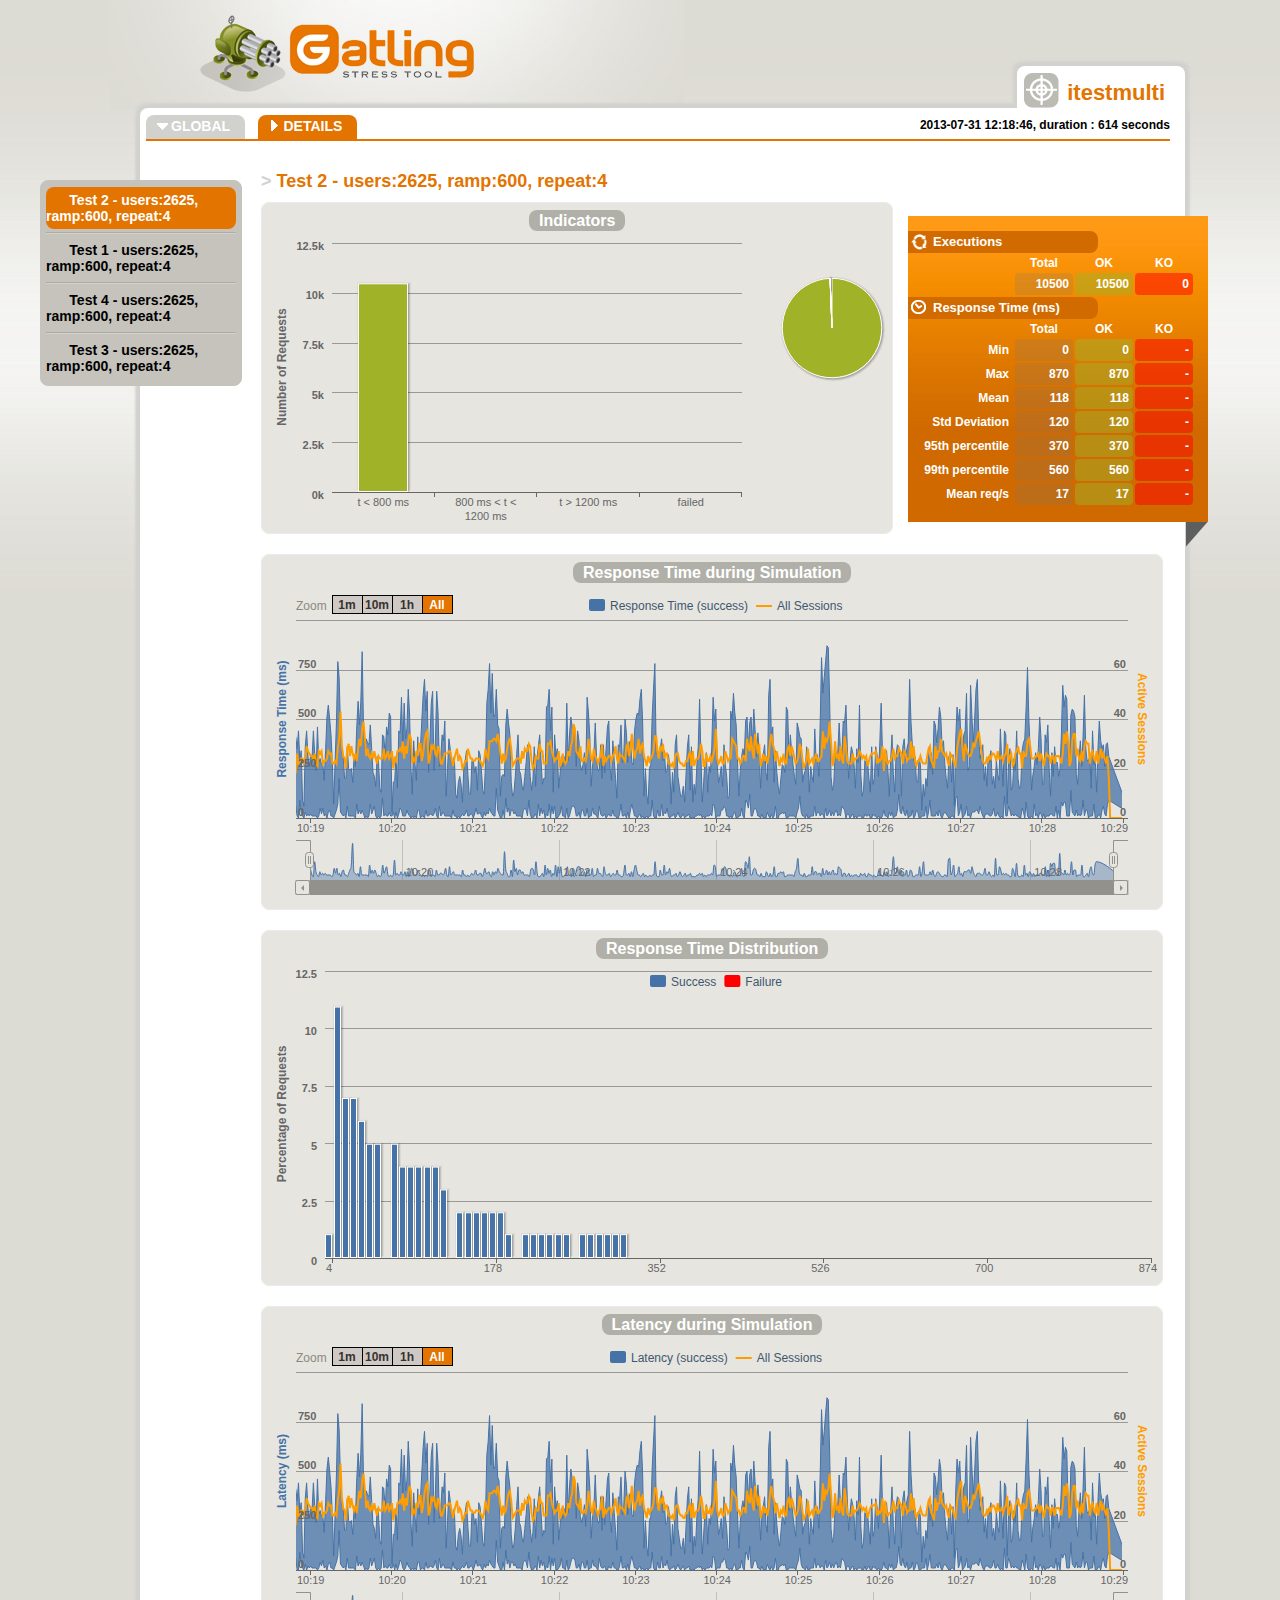
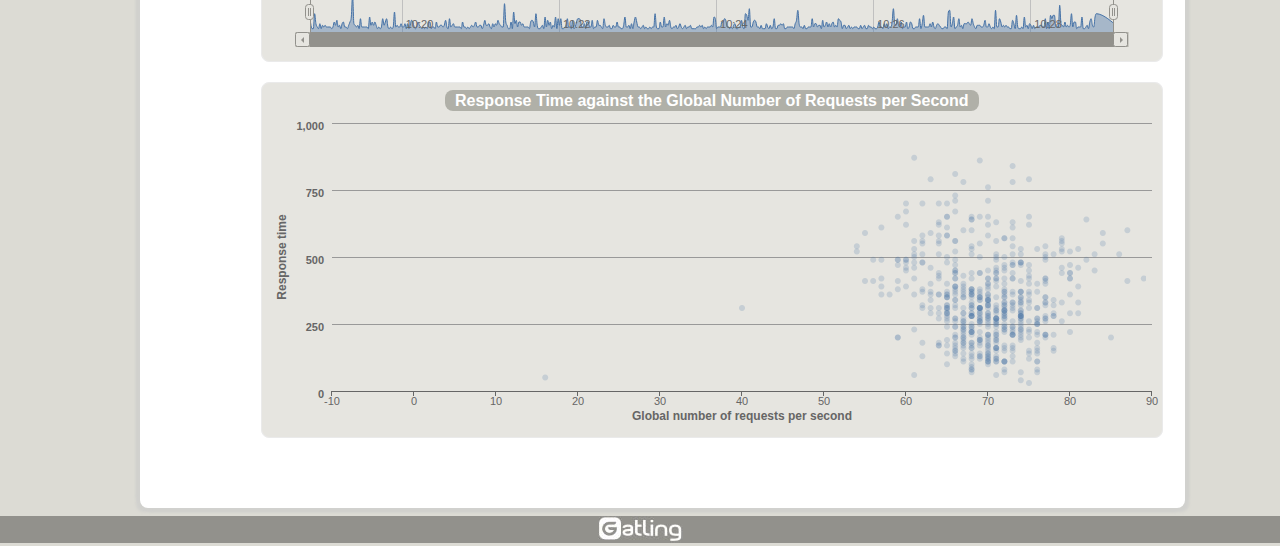
<file: presentasjon/gatling/req_test-2---users-2625--ramp-600--repeat-4-851580765b0bc12ad13271b09e1dbc10.html>
<!DOCTYPE html>
<html>
<head>
<meta charset="UTF-8">
<link rel="shortcut icon" type="image/x-icon" href="style/favicon.ico"/>
<link href="style/style.css" rel="stylesheet" type="text/css" />
<link href="style/bootstrap.min.css" rel="stylesheet" type="text/css" />
<title>Gatling Stats - Test 2 - users:2625, ramp:600, repeat:4</title>
</head>
<body>
<div class="frise"></div>
<div class="container details">
	<div class="head">
		<a href="http://gatling-tool.org" target="blank_" title="Gatling Home Page"><img alt="Gatling" src="style/logo.png"/></a>
	</div>
	<div class="main">
		<div class="cadre">
				<div class="onglet">
					<img src="style/cible.png" />
					<p><span>itestmulti</span></p>
				</div>
				<div class="content">
					<div class="sous-menu">
						<div class="item"><a href="index.html">GLOBAL</a></div>
						<div class="item ouvert"><a id="details_link" href="#">DETAILS</a></div>
						<p class="sim_desc" title="2013-07-31 12:18:46, duration : 614 seconds" data-content="">
							<b>2013-07-31 12:18:46, duration : 614 seconds</b> 
						</p>
					</div>
					<div class="content-in">
						<h1><span>> </span>Test 2 - users:2625, ramp:600, repeat:4</h1>
						<div class="article">
							
						<div class="infos">
							<div class="titre">STATISTICS</div>
							<div class="infos-in">
								<div class="repli"></div>								
								<div class="info">
									<h2 class="first">Executions</h2>
									<table>
										<thead>
											<tr><th></th><th>Total</th><th>OK</th><th>KO</th></tr>
										</thead>
										<tbody>
											<tr>
												<td class="title"></td>
												<td id="numberOfRequests" class="total"></td>
												<td id="numberOfRequestsOK" class="ok"></td>
												<td id="numberOfRequestsKO" class="ko"></td>
											</tr>
										</tbody>
									</table>
									<h2 class="second">Response Time (ms)</h2>
									<table>
										<thead>
											<tr>
												<th></th>
												<th>Total</th>
												<th>OK</th>
												<th>KO</th>
											</tr>
										</thead>
										<tbody>
											<tr>
												<td class="title">Min</td>
												<td id="minResponseTime" class="total"></td>
												<td id="minResponseTimeOK" class="ok"></td>
												<td id="minResponseTimeKO" class="ko"></td>
											</tr>
											<tr>
												<td class="title">Max</td>
												<td id="maxResponseTime" class="total"></td>
												<td id="maxResponseTimeOK" class="ok"></td>
												<td id="maxResponseTimeKO" class="ko"></td>
											</tr>
											<tr>
												<td class="title">Mean</td>
												<td id="meanResponseTime" class="total"></td>
												<td id="meanResponseTimeOK" class="ok"></td>
												<td id="meanResponseTimeKO" class="ko"></td>
											</tr>
											<tr>
												<td class="title">Std Deviation</td>
												<td id="standardDeviation" class="total"></td>
												<td id="standardDeviationOK" class="ok"></td>
												<td id="standardDeviationKO" class="ko"></td>
											</tr>
											<tr>
												<td class="title">95th percentile</td>
												<td id="percentiles1" class="total"></td>
												<td id="percentiles1OK" class="ok"></td>
												<td id="percentiles1KO" class="ko"></td>
											</tr>
											<tr>
												<td class="title">99th percentile</td>
												<td id="percentiles2" class="total"></td>
												<td id="percentiles2OK" class="ok"></td>
												<td id="percentiles2KO" class="ko"></td>
											</tr>
											<tr>
												<td class="title">Mean req/s</td>
												<td id="meanNumberOfRequestsPerSecond" class="total"></td>
												<td id="meanNumberOfRequestsPerSecondOK" class="ok"></td>
												<td id="meanNumberOfRequestsPerSecondKO" class="ko"></td>
											</tr>
										</tbody>
									</table>
								</div>
							</div>
						</div>						<div class="schema demi">
							<div id="container_indicators" class="demi"></div>
						</div>						<div class="schema geant">
							<div id="container" class="geant"></div>
						</div>						<div class="schema geant">
							<div id="container_distrib" class="geant"></div>
						</div>						<div class="schema geant">
							<div id="container_latency" class="geant"></div>
						</div>						<div class="schema geant">
							<div id="container_dispersion" class="geant"></div>
						</div>
						</div>
					</div>
				</div>
		</div>
	</div>
	<div class="nav">
		<ul></ul>
	</div>
</div>
<div class="foot">
	<a href="http://gatling-tool.org" title="Gatling Home Page"><img alt="Gatling" src="style/logo-gatling.jpg"/></a>
</div>
<script type="text/javascript" src="js/jquery.min.js"></script>
<script type="text/javascript" src="js/bootstrap.min.js"></script>
<script type="text/javascript" src="js/gatling.js"></script>
<script type="text/javascript" src="js/menu.js"></script>
<script type="text/javascript" src="js/all_sessions.js"></script>
<script type="text/javascript" src="js/stats.js"></script>
<script type="text/javascript" src="js/highcharts.js"></script>
<script type="text/javascript" src="js/highstock.js"></script>
<script type="text/javascript" src="js/highcharts-more.js"></script>
<script type="text/javascript" src="js/theme.js"></script>
<script type="text/javascript">

						var pageStats = stats.contents['test-2---users-2625--ramp-600--repeat-4-851580765b0bc12ad13271b09e1dbc10'].stats;
		$(document).ready(function() {
		$('.sim_desc').popover({trigger:'hover', placement:'bottom'});
		setDetailsLinkUrl();
				setDetailsMenu();
				setActiveMenu();
		fillStats(pageStats);
		
Highcharts.setOptions({
	global: {
		useUTC: false
	}
});

var indicatorsChart = new Highcharts.Chart({
	chart: {
		renderTo: 'container_indicators',
		marginRight: 150
	},
	credits: {
		enabled: false
	},
	legend: {
		enabled: false
	},
	title: {
	 text: 'A title to let highcharts reserve the place for the title set later'
	},
	xAxis: {
		categories: [pageStats.group1.name,pageStats.group2.name,pageStats.group3.name,pageStats.group4.name]
	},
	yAxis: {
		title: {
			text: 'Number of Requests'
		}
	},
	tooltip: {
		formatter: function() {
			var s;
			if (this.point.name) { // the pie chart
				s = ''+ this.point.name +': '+ this.y +' requests';
			} else {
				s = ''+ this.y + ' requests';
			}
			return s;
		}
	},
	plotOptions: {
		series: {
			stacking: 'normal'
		}
	},
	series: [
		{
			type: 'column',
			color: '#A0B228',
			data: [pageStats.group1.count,0,0,0],
			tooltip: { yDecimals: 0, ySuffix: 'ms' }
		},
		{
			type: 'column',
			color: '#FFDD00',
			data: [0,pageStats.group2.count,0,0],
			tooltip: { yDecimals: 0, ySuffix: 'ms' }
		},
		{
			type: 'column',
			color: '#FF9D00',
			data: [0,0,pageStats.group3.count,0],
			tooltip: { yDecimals: 0, ySuffix: 'ms' }
		},
		{
			type: 'column',
			color: '#FF0000',
			data: [0,0,0,pageStats.group4.count],
			tooltip: { yDecimals: 0, ySuffix: 'ms' }
		},
		{
			type: 'pie',
			name: 'Percentages',
			data: [
				{
					name: pageStats.group1.name,
					y: pageStats.group1.percentage,
					color: '#A0B228'
				},
				{
					name: pageStats.group2.name,
					y: pageStats.group2.percentage,
					color: '#FFDD00'
				},
				{
					name: pageStats.group3.name,
					y: pageStats.group3.percentage,
					color: '#FF9D00'
				},
				{
					name: pageStats.group4.name,
					y: pageStats.group4.percentage,
					color: '#FF0000'
				}
			],
			center: [500, 85],
			size: 100,
			showInLegend: false,
			dataLabels: { enabled: false }
		}
	]
});

indicatorsChart.setTitle({
	text: '<span class="chart_title">Indicators</span>',
	useHTML: true
});

var responseTimeChart = new Highcharts.StockChart({
	chart: {
		renderTo: 'container',
		zoomType: 'x'
	},
	credits: {
		enabled: false
	},
	legend: {
		enabled: true,
		floating: true,
		y: -285,
		borderWidth: 0
	},
	title: {
		text: 'A title to let highcharts reserve the place for the title set later'
	},
	rangeSelector: {
		buttons : [{
		type : 'minute',
		count : 1,
		text : '1m'
	}, {
		type : 'minute',
		count : 10,
		text : '10m'
	}, {
		type : 'hour',
		count : 1,
		text : '1h'
	}, {
		type : 'all',
		count : 1,
		text : 'All'
	}],
	selected : 3,
	inputEnabled : false
	},
	xAxis: {
		type: 'datetime',
		ordinal: false,
		maxZoom: 10000 // three days
	},
	yAxis:[
	{
		min: 0,
		title: {
			text: 'Response Time (ms)',
			style: {
				color: '#4572A7'
			}
		}
	}, {
		min: 0,
		title: {
			text: 'Active Sessions',
			style: {
				color: '#FF9D00'
			}
		},
		opposite: true
	}],
    plotOptions: {
        arearange: {
            lineWidth: 1
        }
    },
	series: [
		{
		color: '#4572A7'
, pointInterval: 1000
, name: 'Response Time (success)'
, data: [
[1375265929165,60,410],[1375265930165,10,350],[1375265931165,0,440],[1375265932165,90,290],[1375265933165,30,340],[1375265934165,10,90],[1375265935165,0,60],[1375265936165,30,360],[1375265937165,10,440],[1375265938165,20,310],[1375265939165,10,260],[1375265940165,20,320],[1375265941165,10,300],[1375265942165,10,440],[1375265943165,10,320],[1375265944165,10,240],[1375265945165,0,460],[1375265946165,10,280],[1375265947165,50,300],[1375265948165,20,270],[1375265949165,50,270],[1375265950165,10,190],[1375265951165,20,340],[1375265952165,0,510],[1375265953165,30,570],[1375265954165,40,500],[1375265955165,10,420],[1375265956165,10,280],[1375265957165,0,70],[1375265958165,20,280],[1375265959165,40,480],[1375265960165,70,790],[1375265961165,200,710],[1375265962165,30,460],[1375265963165,20,320],[1375265964165,10,320],[1375265965165,20,200],[1375265966165,0,200],[1375265967165,60,360],[1375265968165,10,250],[1375265969165,10,240],[1375265970165,10,250],[1375265971165,10,180],[1375265972165,10,310],[1375265973165,0,260],[1375265974165,70,460],[1375265975165,20,590],[1375265976165,40,470],[1375265977165,20,590],[1375265978165,40,840],[1375265979165,20,450],[1375265980165,0,350],[1375265981165,10,400],[1375265982165,0,380],[1375265983165,10,370],[1375265984165,70,470],[1375265985165,20,350],[1375265986165,40,230],[1375265987165,60,210],[1375265988165,10,160],[1375265989165,0,310],[1375265990165,10,290],[1375265991165,0,150],[1375265992165,10,130],[1375265993165,100,420],[1375265994165,10,410],[1375265995165,20,310],[1375265996165,10,460],[1375265997165,10,420],[1375265998165,30,530],[1375265999165,10,510],[1375266000165,10,30],[1375266001165,30,180],[1375266002165,0,190],[1375266003165,30,310],[1375266004165,0,150],[1375266005165,20,440],[1375266006165,50,430],[1375266007165,40,610],[1375266008165,10,370],[1375266009165,10,580],[1375266010165,10,400],[1375266011165,40,450],[1375266012165,20,650],[1375266013165,10,520],[1375266014165,0,250],[1375266015165,10,120],[1375266016165,0,390],[1375266017165,10,270],[1375266018165,0,190],[1375266019165,40,410],[1375266020165,40,280],[1375266021165,0,360],[1375266022165,10,490],[1375266023165,10,620],[1375266024165,0,700],[1375266025165,40,540],[1375266026165,10,640],[1375266027165,10,230],[1375266028165,20,400],[1375266029165,20,580],[1375266030165,10,640],[1375266031165,20,240],[1375266032165,50,380],[1375266033165,10,640],[1375266034165,0,530],[1375266035165,60,260],[1375266036165,10,310],[1375266037165,20,420],[1375266038165,30,390],[1375266039165,10,490],[1375266040165,10,110],[1375266041165,10,250],[1375266042165,10,400],[1375266043165,10,350],[1375266044165,0,270],[1375266045165,40,290],[1375266046165,10,310],[1375266047165,10,120],[1375266048165,0,100],[1375266049165,10,180],[1375266050165,0,210],[1375266051165,10,170],[1375266052165,20,80],[1375266053165,10,250],[1375266054165,20,290],[1375266055165,40,340],[1375266056165,10,220],[1375266057165,10,120],[1375266058165,20,120],[1375266059165,20,290],[1375266060165,0,290],[1375266061165,20,230],[1375266062165,50,260],[1375266063165,20,140],[1375266064165,20,340],[1375266065165,30,320],[1375266066165,10,240],[1375266067165,0,140],[1375266068165,30,120],[1375266069165,10,270],[1375266070165,30,580],[1375266071165,20,650],[1375266072165,50,780],[1375266073165,30,530],[1375266074165,20,730],[1375266075165,10,510],[1375266076165,10,520],[1375266077165,150,650],[1375266078165,40,470],[1375266079165,20,450],[1375266080165,0,110],[1375266081165,0,210],[1375266082165,40,220],[1375266083165,0,210],[1375266084165,100,470],[1375266085165,30,550],[1375266086165,50,480],[1375266087165,10,420],[1375266088165,40,180],[1375266089165,40,110],[1375266090165,20,130],[1375266091165,30,210],[1375266092165,10,320],[1375266093165,10,420],[1375266094165,10,240],[1375266095165,10,220],[1375266096165,0,160],[1375266097165,40,140],[1375266098165,50,210],[1375266099165,40,280],[1375266100165,10,370],[1375266101165,90,330],[1375266102165,20,210],[1375266103165,0,140],[1375266104165,0,190],[1375266105165,10,360],[1375266106165,20,160],[1375266107165,0,300],[1375266108165,70,360],[1375266109165,10,420],[1375266110165,50,290],[1375266111165,20,170],[1375266112165,40,200],[1375266113165,0,200],[1375266114165,20,560],[1375266115165,10,570],[1375266116165,70,650],[1375266117165,0,440],[1375266118165,60,560],[1375266119165,20,130],[1375266120165,60,420],[1375266121165,0,310],[1375266122165,0,350],[1375266123165,10,150],[1375266124165,20,220],[1375266125165,60,310],[1375266126165,10,260],[1375266127165,10,310],[1375266128165,0,280],[1375266129165,50,580],[1375266130165,0,290],[1375266131165,10,420],[1375266132165,40,510],[1375266133165,60,460],[1375266134165,60,450],[1375266135165,50,420],[1375266136165,10,260],[1375266137165,10,440],[1375266138165,30,390],[1375266139165,0,270],[1375266140165,40,240],[1375266141165,40,270],[1375266142165,10,330],[1375266143165,10,220],[1375266144165,50,610],[1375266145165,0,530],[1375266146165,10,410],[1375266147165,10,160],[1375266148165,50,270],[1375266149165,20,310],[1375266150165,20,480],[1375266151165,10,300],[1375266152165,0,240],[1375266153165,60,240],[1375266154165,20,370],[1375266155165,10,200],[1375266156165,10,370],[1375266157165,20,230],[1375266158165,0,350],[1375266159165,10,460],[1375266160165,20,490],[1375266161165,10,250],[1375266162165,10,190],[1375266163165,40,390],[1375266164165,10,290],[1375266165165,10,200],[1375266166165,0,100],[1375266167165,0,370],[1375266168165,20,360],[1375266169165,70,470],[1375266170165,10,280],[1375266171165,10,310],[1375266172165,20,500],[1375266173165,0,430],[1375266174165,30,280],[1375266175165,0,380],[1375266176165,40,390],[1375266177165,70,280],[1375266178165,40,270],[1375266179165,10,440],[1375266180165,10,500],[1375266181165,0,530],[1375266182165,10,520],[1375266183165,20,600],[1375266184165,0,650],[1375266185165,10,480],[1375266186165,0,110],[1375266187165,0,250],[1375266188165,10,120],[1375266189165,0,70],[1375266190165,10,250],[1375266191165,10,270],[1375266192165,90,510],[1375266193165,10,650],[1375266194165,0,780],[1375266195165,0,320],[1375266196165,40,340],[1375266197165,10,320],[1375266198165,10,350],[1375266199165,70,400],[1375266200165,10,290],[1375266201165,30,340],[1375266202165,20,230],[1375266203165,50,240],[1375266204165,10,320],[1375266205165,0,260],[1375266206165,10,70],[1375266207165,10,230],[1375266208165,20,130],[1375266209165,0,370],[1375266210165,10,420],[1375266211165,30,210],[1375266212165,10,160],[1375266213165,0,110],[1375266214165,10,110],[1375266215165,20,160],[1375266216165,0,80],[1375266217165,10,220],[1375266218165,10,360],[1375266219165,20,420],[1375266220165,0,140],[1375266221165,0,360],[1375266222165,0,80],[1375266223165,0,170],[1375266224165,10,120],[1375266225165,10,270],[1375266226165,20,360],[1375266227165,10,600],[1375266228165,20,310],[1375266229165,0,80],[1375266230165,10,180],[1375266231165,0,290],[1375266232165,10,330],[1375266233165,10,130],[1375266234165,10,260],[1375266235165,20,230],[1375266236165,10,360],[1375266237165,70,610],[1375266238165,60,490],[1375266239165,0,550],[1375266240165,10,270],[1375266241165,10,180],[1375266242165,10,210],[1375266243165,40,260],[1375266244165,40,160],[1375266245165,60,370],[1375266246165,50,270],[1375266247165,10,210],[1375266248165,10,100],[1375266249165,0,110],[1375266250165,10,540],[1375266251165,0,500],[1375266252165,20,630],[1375266253165,30,530],[1375266254165,0,470],[1375266255165,0,280],[1375266256165,10,110],[1375266257165,10,240],[1375266258165,50,310],[1375266259165,10,350],[1375266260165,0,310],[1375266261165,90,490],[1375266262165,80,510],[1375266263165,50,350],[1375266264165,120,480],[1375266265165,10,510],[1375266266165,10,370],[1375266267165,40,550],[1375266268165,50,440],[1375266269165,40,310],[1375266270165,10,430],[1375266271165,10,340],[1375266272165,0,150],[1375266273165,20,280],[1375266274165,0,320],[1375266275165,0,370],[1375266276165,0,230],[1375266277165,30,190],[1375266278165,10,620],[1375266279165,0,700],[1375266280165,20,410],[1375266281165,0,460],[1375266282165,10,180],[1375266283165,60,340],[1375266284165,0,230],[1375266285165,0,160],[1375266286165,20,120],[1375266287165,20,200],[1375266288165,30,270],[1375266289165,20,260],[1375266290165,30,230],[1375266291165,0,560],[1375266292165,0,540],[1375266293165,10,300],[1375266294165,10,420],[1375266295165,10,330],[1375266296165,10,270],[1375266297165,10,210],[1375266298165,0,170],[1375266299165,30,480],[1375266300165,50,450],[1375266301165,110,410],[1375266302165,30,400],[1375266303165,10,180],[1375266304165,10,220],[1375266305165,0,240],[1375266306165,20,360],[1375266307165,0,290],[1375266308165,0,130],[1375266309165,10,260],[1375266310165,10,210],[1375266311165,10,180],[1375266312165,60,450],[1375266313165,10,290],[1375266314165,30,320],[1375266315165,30,210],[1375266316165,10,480],[1375266317165,20,810],[1375266318165,20,630],[1375266319165,0,710],[1375266320165,50,790],[1375266321165,10,870],[1375266322165,20,860],[1375266323165,40,590],[1375266324165,10,210],[1375266325165,30,140],[1375266326165,10,170],[1375266327165,30,320],[1375266328165,40,300],[1375266329165,10,330],[1375266330165,20,480],[1375266331165,10,330],[1375266332165,60,310],[1375266333165,50,490],[1375266334165,40,480],[1375266335165,0,570],[1375266336165,20,360],[1375266337165,20,200],[1375266338165,0,290],[1375266339165,10,360],[1375266340165,20,330],[1375266341165,0,270],[1375266342165,10,150],[1375266343165,0,350],[1375266344165,10,280],[1375266345165,10,570],[1375266346165,10,220],[1375266347165,0,110],[1375266348165,0,140],[1375266349165,20,290],[1375266350165,10,270],[1375266351165,10,280],[1375266352165,20,200],[1375266353165,0,130],[1375266354165,0,360],[1375266355165,20,170],[1375266356165,10,200],[1375266357165,10,360],[1375266358165,0,320],[1375266359165,10,210],[1375266360165,0,380],[1375266361165,0,580],[1375266362165,10,330],[1375266363165,40,320],[1375266364165,10,280],[1375266365165,10,340],[1375266366165,0,240],[1375266367165,30,110],[1375266368165,10,290],[1375266369165,30,420],[1375266370165,0,220],[1375266371165,10,130],[1375266372165,10,320],[1375266373165,40,370],[1375266374165,120,360],[1375266375165,30,310],[1375266376165,20,110],[1375266377165,60,360],[1375266378165,20,400],[1375266379165,10,290],[1375266380165,40,350],[1375266381165,0,380],[1375266382165,10,700],[1375266383165,10,490],[1375266384165,40,370],[1375266385165,0,290],[1375266386165,10,310],[1375266387165,40,190],[1375266388165,30,180],[1375266389165,0,300],[1375266390165,0,270],[1375266391165,10,40],[1375266392165,10,170],[1375266393165,10,110],[1375266394165,60,200],[1375266395165,0,160],[1375266396165,30,350],[1375266397165,90,250],[1375266398165,10,330],[1375266399165,10,220],[1375266400165,10,490],[1375266401165,10,470],[1375266402165,30,380],[1375266403165,10,450],[1375266404165,40,560],[1375266405165,10,510],[1375266406165,0,360],[1375266407165,20,390],[1375266408165,30,270],[1375266409165,20,200],[1375266410165,10,150],[1375266411165,0,310],[1375266412165,0,330],[1375266413165,10,180],[1375266414165,10,320],[1375266415165,0,60],[1375266416165,100,390],[1375266417165,110,560],[1375266418165,10,490],[1375266419165,30,550],[1375266420165,70,370],[1375266421165,0,360],[1375266422165,10,420],[1375266423165,20,440],[1375266424165,60,630],[1375266425165,10,240],[1375266426165,20,260],[1375266427165,0,670],[1375266428165,30,510],[1375266429165,30,380],[1375266430165,30,500],[1375266431165,40,650],[1375266432165,40,700],[1375266433165,20,420],[1375266434165,60,300],[1375266435165,30,330],[1375266436165,10,370],[1375266437165,0,190],[1375266438165,20,260],[1375266439165,20,160],[1375266440165,20,310],[1375266441165,10,280],[1375266442165,10,340],[1375266443165,20,170],[1375266444165,50,210],[1375266445165,10,150],[1375266446165,10,290],[1375266447165,30,220],[1375266448165,10,190],[1375266449165,0,450],[1375266450165,10,280],[1375266451165,0,160],[1375266452165,110,440],[1375266453165,10,420],[1375266454165,10,70],[1375266455165,60,280],[1375266456165,40,350],[1375266457165,10,140],[1375266458165,20,160],[1375266459165,10,300],[1375266460165,20,240],[1375266461165,10,440],[1375266462165,10,200],[1375266463165,0,150],[1375266464165,0,160],[1375266465165,50,340],[1375266466165,30,380],[1375266467165,0,400],[1375266468165,80,560],[1375266469165,10,760],[1375266470165,0,500],[1375266471165,0,340],[1375266472165,10,140],[1375266473165,0,220],[1375266474165,70,260],[1375266475165,10,330],[1375266476165,20,270],[1375266477165,0,350],[1375266478165,30,510],[1375266479165,20,400],[1375266480165,0,170],[1375266481165,20,170],[1375266482165,0,420],[1375266483165,10,380],[1375266484165,10,470],[1375266485165,10,250],[1375266486165,20,110],[1375266487165,20,330],[1375266488165,10,210],[1375266489165,10,360],[1375266490165,60,280],[1375266491165,0,280],[1375266492165,40,210],[1375266493165,0,250],[1375266494165,80,420],[1375266495165,60,670],[1375266496165,80,560],[1375266497165,80,620],[1375266498165,10,600],[1375266499165,10,310],[1375266500165,10,270],[1375266501165,140,520],[1375266502165,30,550],[1375266503165,20,540],[1375266504165,10,510],[1375266505165,40,220],[1375266506165,10,170],[1375266507165,20,300],[1375266508165,10,390],[1375266509165,20,260],[1375266510165,90,410],[1375266511165,10,620],[1375266512165,40,350],[1375266513165,40,290],[1375266514165,0,290],[1375266515165,10,310],[1375266516165,10,150],[1375266517165,10,440],[1375266518165,70,270],[1375266519165,0,300],[1375266520165,0,130],[1375266521165,10,350],[1375266522165,20,490],[1375266523165,0,390],[1375266524165,40,350],[1375266525165,60,370],[1375266526165,20,260],[1375266527165,10,370],[1375266528165,70,380],[1375266529165,90,310],[1375266543165,30,50]]
, type: 'arearange'
, tooltip: { yDecimals: 0, ySuffix: 'ms' }
, yAxis: 0
	},
			allSessionsData
	]
});

responseTimeChart.setTitle({
	text: '<span class="chart_title chart_title_">Response Time during Simulation</span>',
	useHTML: true
});

var responseTimeDistributionChart = new Highcharts.Chart({
	chart: {
		renderTo: 'container_distrib',
		type: 'column'
	},
	credits: {
		enabled: false
	},
	legend: {
		enabled: true,
		floating: true,
		y: -285,
		borderWidth: 0
	},
	title: {
		text: 'A title to let highcharts reserve the place for the title set later'
	},
	xAxis: {
		categories: ['4', '13', '22', '30', '39', '48', '57', '65', '74', '83', '91', '100', '109', '117', '126', '135', '144', '152', '161', '170', '178', '187', '196', '204', '213', '222', '231', '239', '248', '257', '265', '274', '283', '291', '300', '309', '318', '326', '335', '344', '352', '361', '370', '378', '387', '396', '405', '413', '422', '431', '439', '448', '457', '465', '474', '483', '492', '500', '509', '518', '526', '535', '544', '552', '561', '570', '579', '587', '596', '605', '613', '622', '631', '639', '648', '657', '666', '674', '683', '692', '700', '709', '718', '726', '735', '744', '753', '761', '770', '779', '787', '796', '805', '813', '822', '831', '840', '848', '857', '866', '874'],
		tickInterval: 20
	},
	yAxis: {
		min: 0,
		title: {
			text: 'Percentage of Requests'
		}
	},
	tooltip: {
		formatter: function() {
			return '<b>'+ this.x +' ms</b><br/>'+
			this.series.name +': '+ this.y +' %<br/>'+
			'Total: '+ this.point.stackTotal + ' %';
		}
	},
	plotOptions: {
		series: {
			groupPadding: 0,
			stacking: 'normal'
		}
	},
	series: [
			{
		type: 'column'
, color: '#4572A7'
, name: 'Success'
, data: [
1,11,7,7,6,5,5,0,5,4,4,4,4,4,3,0,2,2,2,2,2,2,1,0,1,1,1,1,1,1,0,1,1,1,1,1,1,0,0,0,0,0,0,0,0,0,0,0,0,0,0,0,0,0,0,0,0,0,0,0,0,0,0,0,0,0,0,0,0,0,0,0,0,0,0,0,0,0,0,0,0,0,0,0,0,0,0,0,0,0,0,0,0,0,0,0,0,0,0,0,0]
, tooltip: { yDecimals: 0, ySuffix: 'ms' }	},		{
		type: 'column'
, color: '#FF0000'
, name: 'Failure'
, data: [
0,0,0,0,0,0,0,0,0,0,0,0,0,0,0,0,0,0,0,0,0,0,0,0,0,0,0,0,0,0,0,0,0,0,0,0,0,0,0,0,0,0,0,0,0,0,0,0,0,0,0,0,0,0,0,0,0,0,0,0,0,0,0,0,0,0,0,0,0,0,0,0,0,0,0,0,0,0,0,0,0,0,0,0,0,0,0,0,0,0,0,0,0,0,0,0,0,0,0,0,0]
, tooltip: { yDecimals: 0, ySuffix: 'ms' }	}		]
});

responseTimeDistributionChart.setTitle({
	text: '<span class="chart_title">Response Time Distribution</span>',
	useHTML: true
});

var latencyChart = new Highcharts.StockChart({
	chart: {
		renderTo: 'container_latency',
		zoomType: 'x'
	},
	credits: {
		enabled: false
	},
	legend: {
		enabled: true,
		floating: true,
		y: -285,
		borderWidth: 0
	},
	title: {
		text: 'A title to let highcharts reserve the place for the title set later'
	},
	rangeSelector: {
		buttons : [{
		type : 'minute',
		count : 1,
		text : '1m'
	}, {
		type : 'minute',
		count : 10,
		text : '10m'
	}, {
		type : 'hour',
		count : 1,
		text : '1h'
	}, {
		type : 'all',
		count : 1,
		text : 'All'
	}],
	selected : 3,
	inputEnabled : false
	},
	xAxis: {
		type: 'datetime',
		ordinal: false,
		maxZoom: 10000 // three days
	},
	yAxis:[
	{
		min: 0,
		title: {
			text: 'Latency (ms)',
			style: {
				color: '#4572A7'
			}
		}
	}, {
		min: 0,
		title: {
			text: 'Active Sessions',
			style: {
				color: '#FF9D00'
			}
		},
		opposite: true
	}],
    plotOptions: {
        arearange: {
            lineWidth: 1
        }
    },
	series: [
		{
		color: '#4572A7'
, pointInterval: 1000
, name: 'Latency (success)'
, data: [
[1375265929165,60,410],[1375265930165,0,350],[1375265931165,0,440],[1375265932165,90,290],[1375265933165,30,340],[1375265934165,10,90],[1375265935165,0,60],[1375265936165,30,360],[1375265937165,0,440],[1375265938165,20,310],[1375265939165,10,260],[1375265940165,20,320],[1375265941165,10,300],[1375265942165,10,440],[1375265943165,10,320],[1375265944165,10,240],[1375265945165,0,460],[1375265946165,10,280],[1375265947165,40,300],[1375265948165,20,270],[1375265949165,50,270],[1375265950165,10,190],[1375265951165,20,340],[1375265952165,0,510],[1375265953165,30,570],[1375265954165,40,500],[1375265955165,10,420],[1375265956165,10,280],[1375265957165,0,70],[1375265958165,20,280],[1375265959165,40,480],[1375265960165,70,790],[1375265961165,200,710],[1375265962165,30,460],[1375265963165,20,320],[1375265964165,10,320],[1375265965165,20,200],[1375265966165,0,200],[1375265967165,60,360],[1375265968165,10,250],[1375265969165,10,240],[1375265970165,10,250],[1375265971165,10,180],[1375265972165,10,310],[1375265973165,0,260],[1375265974165,70,460],[1375265975165,20,590],[1375265976165,40,470],[1375265977165,20,590],[1375265978165,40,840],[1375265979165,20,450],[1375265980165,0,350],[1375265981165,10,400],[1375265982165,0,380],[1375265983165,10,370],[1375265984165,60,470],[1375265985165,20,350],[1375265986165,40,230],[1375265987165,60,210],[1375265988165,10,160],[1375265989165,0,310],[1375265990165,10,290],[1375265991165,0,150],[1375265992165,10,130],[1375265993165,100,420],[1375265994165,10,410],[1375265995165,20,300],[1375265996165,10,460],[1375265997165,10,420],[1375265998165,30,530],[1375265999165,10,510],[1375266000165,10,30],[1375266001165,30,180],[1375266002165,0,180],[1375266003165,30,310],[1375266004165,0,150],[1375266005165,20,440],[1375266006165,50,430],[1375266007165,40,610],[1375266008165,10,370],[1375266009165,0,580],[1375266010165,10,400],[1375266011165,40,450],[1375266012165,20,650],[1375266013165,10,520],[1375266014165,0,240],[1375266015165,10,120],[1375266016165,0,390],[1375266017165,10,270],[1375266018165,0,190],[1375266019165,40,410],[1375266020165,40,280],[1375266021165,0,360],[1375266022165,10,490],[1375266023165,10,620],[1375266024165,0,700],[1375266025165,40,540],[1375266026165,10,640],[1375266027165,10,230],[1375266028165,20,400],[1375266029165,20,580],[1375266030165,10,640],[1375266031165,20,240],[1375266032165,50,380],[1375266033165,10,640],[1375266034165,0,530],[1375266035165,60,260],[1375266036165,10,310],[1375266037165,20,420],[1375266038165,30,390],[1375266039165,10,490],[1375266040165,10,110],[1375266041165,10,250],[1375266042165,10,400],[1375266043165,10,350],[1375266044165,0,270],[1375266045165,40,290],[1375266046165,10,310],[1375266047165,10,120],[1375266048165,0,100],[1375266049165,10,180],[1375266050165,0,210],[1375266051165,10,170],[1375266052165,20,80],[1375266053165,10,250],[1375266054165,20,290],[1375266055165,40,340],[1375266056165,10,220],[1375266057165,10,120],[1375266058165,20,120],[1375266059165,20,290],[1375266060165,0,290],[1375266061165,20,230],[1375266062165,50,260],[1375266063165,20,140],[1375266064165,20,340],[1375266065165,30,320],[1375266066165,10,240],[1375266067165,0,140],[1375266068165,30,120],[1375266069165,10,270],[1375266070165,30,580],[1375266071165,20,650],[1375266072165,50,780],[1375266073165,30,530],[1375266074165,20,730],[1375266075165,10,510],[1375266076165,10,520],[1375266077165,150,640],[1375266078165,40,470],[1375266079165,20,450],[1375266080165,0,110],[1375266081165,0,210],[1375266082165,40,220],[1375266083165,0,210],[1375266084165,100,470],[1375266085165,30,550],[1375266086165,50,480],[1375266087165,10,420],[1375266088165,40,180],[1375266089165,40,110],[1375266090165,20,130],[1375266091165,30,210],[1375266092165,10,320],[1375266093165,10,420],[1375266094165,10,240],[1375266095165,10,220],[1375266096165,0,160],[1375266097165,40,140],[1375266098165,50,210],[1375266099165,40,280],[1375266100165,10,370],[1375266101165,90,330],[1375266102165,20,210],[1375266103165,0,140],[1375266104165,0,190],[1375266105165,10,360],[1375266106165,20,160],[1375266107165,0,300],[1375266108165,70,360],[1375266109165,10,420],[1375266110165,50,290],[1375266111165,20,170],[1375266112165,40,200],[1375266113165,0,190],[1375266114165,20,560],[1375266115165,10,570],[1375266116165,70,650],[1375266117165,0,440],[1375266118165,60,560],[1375266119165,20,130],[1375266120165,60,420],[1375266121165,0,310],[1375266122165,0,350],[1375266123165,10,150],[1375266124165,20,220],[1375266125165,60,310],[1375266126165,10,260],[1375266127165,10,310],[1375266128165,0,280],[1375266129165,50,580],[1375266130165,0,290],[1375266131165,10,420],[1375266132165,40,510],[1375266133165,60,460],[1375266134165,60,450],[1375266135165,50,420],[1375266136165,10,260],[1375266137165,10,440],[1375266138165,30,390],[1375266139165,0,270],[1375266140165,40,240],[1375266141165,40,270],[1375266142165,10,330],[1375266143165,10,220],[1375266144165,50,610],[1375266145165,0,530],[1375266146165,10,410],[1375266147165,10,160],[1375266148165,50,270],[1375266149165,20,310],[1375266150165,20,480],[1375266151165,10,300],[1375266152165,0,240],[1375266153165,60,240],[1375266154165,20,370],[1375266155165,10,200],[1375266156165,10,370],[1375266157165,20,230],[1375266158165,0,350],[1375266159165,0,460],[1375266160165,20,490],[1375266161165,10,250],[1375266162165,10,190],[1375266163165,40,390],[1375266164165,10,290],[1375266165165,10,200],[1375266166165,0,100],[1375266167165,0,370],[1375266168165,20,360],[1375266169165,70,470],[1375266170165,10,280],[1375266171165,10,310],[1375266172165,20,500],[1375266173165,0,430],[1375266174165,30,280],[1375266175165,0,370],[1375266176165,40,390],[1375266177165,70,280],[1375266178165,40,270],[1375266179165,10,440],[1375266180165,10,500],[1375266181165,0,530],[1375266182165,10,520],[1375266183165,20,600],[1375266184165,0,650],[1375266185165,10,480],[1375266186165,0,110],[1375266187165,0,250],[1375266188165,10,120],[1375266189165,0,70],[1375266190165,10,250],[1375266191165,10,270],[1375266192165,90,510],[1375266193165,10,650],[1375266194165,0,780],[1375266195165,0,320],[1375266196165,40,340],[1375266197165,10,320],[1375266198165,10,350],[1375266199165,70,400],[1375266200165,10,290],[1375266201165,30,340],[1375266202165,20,230],[1375266203165,50,240],[1375266204165,10,320],[1375266205165,0,260],[1375266206165,10,70],[1375266207165,10,230],[1375266208165,20,130],[1375266209165,0,370],[1375266210165,10,420],[1375266211165,30,210],[1375266212165,10,160],[1375266213165,0,110],[1375266214165,10,110],[1375266215165,20,160],[1375266216165,0,80],[1375266217165,10,220],[1375266218165,10,360],[1375266219165,20,420],[1375266220165,0,140],[1375266221165,0,360],[1375266222165,0,80],[1375266223165,0,170],[1375266224165,10,120],[1375266225165,10,270],[1375266226165,20,360],[1375266227165,10,600],[1375266228165,20,310],[1375266229165,0,80],[1375266230165,10,180],[1375266231165,0,290],[1375266232165,10,330],[1375266233165,10,130],[1375266234165,10,260],[1375266235165,20,230],[1375266236165,10,350],[1375266237165,70,610],[1375266238165,60,490],[1375266239165,0,550],[1375266240165,10,270],[1375266241165,10,180],[1375266242165,10,210],[1375266243165,40,260],[1375266244165,40,160],[1375266245165,60,370],[1375266246165,50,270],[1375266247165,10,210],[1375266248165,10,100],[1375266249165,0,110],[1375266250165,10,540],[1375266251165,0,500],[1375266252165,20,630],[1375266253165,30,530],[1375266254165,0,470],[1375266255165,0,280],[1375266256165,10,110],[1375266257165,10,240],[1375266258165,50,310],[1375266259165,10,350],[1375266260165,0,300],[1375266261165,90,480],[1375266262165,80,500],[1375266263165,50,350],[1375266264165,120,480],[1375266265165,10,510],[1375266266165,10,370],[1375266267165,40,550],[1375266268165,50,440],[1375266269165,40,310],[1375266270165,10,430],[1375266271165,10,340],[1375266272165,0,150],[1375266273165,20,280],[1375266274165,0,320],[1375266275165,0,370],[1375266276165,0,230],[1375266277165,30,190],[1375266278165,10,620],[1375266279165,0,700],[1375266280165,20,410],[1375266281165,0,460],[1375266282165,10,180],[1375266283165,60,340],[1375266284165,0,230],[1375266285165,0,160],[1375266286165,20,120],[1375266287165,20,190],[1375266288165,30,270],[1375266289165,20,260],[1375266290165,30,230],[1375266291165,0,560],[1375266292165,0,540],[1375266293165,10,300],[1375266294165,10,420],[1375266295165,10,330],[1375266296165,10,270],[1375266297165,10,210],[1375266298165,0,170],[1375266299165,30,480],[1375266300165,50,450],[1375266301165,110,410],[1375266302165,30,400],[1375266303165,10,180],[1375266304165,10,220],[1375266305165,0,240],[1375266306165,20,360],[1375266307165,0,290],[1375266308165,0,130],[1375266309165,10,260],[1375266310165,10,210],[1375266311165,10,180],[1375266312165,60,450],[1375266313165,10,290],[1375266314165,30,320],[1375266315165,30,210],[1375266316165,10,480],[1375266317165,20,810],[1375266318165,20,630],[1375266319165,0,700],[1375266320165,50,790],[1375266321165,10,870],[1375266322165,20,860],[1375266323165,40,590],[1375266324165,10,210],[1375266325165,30,140],[1375266326165,10,170],[1375266327165,30,320],[1375266328165,40,300],[1375266329165,10,330],[1375266330165,20,480],[1375266331165,10,330],[1375266332165,60,310],[1375266333165,50,490],[1375266334165,40,480],[1375266335165,0,570],[1375266336165,20,360],[1375266337165,20,200],[1375266338165,0,290],[1375266339165,10,360],[1375266340165,20,330],[1375266341165,0,270],[1375266342165,10,150],[1375266343165,0,350],[1375266344165,10,280],[1375266345165,10,570],[1375266346165,10,220],[1375266347165,0,110],[1375266348165,0,140],[1375266349165,20,290],[1375266350165,0,270],[1375266351165,10,280],[1375266352165,20,200],[1375266353165,0,130],[1375266354165,0,360],[1375266355165,20,170],[1375266356165,10,200],[1375266357165,10,360],[1375266358165,0,320],[1375266359165,10,210],[1375266360165,0,380],[1375266361165,0,580],[1375266362165,10,330],[1375266363165,40,320],[1375266364165,10,280],[1375266365165,10,340],[1375266366165,0,240],[1375266367165,30,110],[1375266368165,10,290],[1375266369165,30,420],[1375266370165,0,220],[1375266371165,10,130],[1375266372165,10,320],[1375266373165,40,370],[1375266374165,120,360],[1375266375165,30,310],[1375266376165,20,110],[1375266377165,60,360],[1375266378165,20,400],[1375266379165,10,290],[1375266380165,40,350],[1375266381165,0,380],[1375266382165,10,700],[1375266383165,10,490],[1375266384165,40,370],[1375266385165,0,290],[1375266386165,10,310],[1375266387165,40,190],[1375266388165,30,180],[1375266389165,0,300],[1375266390165,0,270],[1375266391165,10,40],[1375266392165,10,170],[1375266393165,10,110],[1375266394165,60,200],[1375266395165,0,160],[1375266396165,30,350],[1375266397165,80,250],[1375266398165,10,330],[1375266399165,10,220],[1375266400165,10,490],[1375266401165,10,470],[1375266402165,30,380],[1375266403165,10,450],[1375266404165,40,560],[1375266405165,10,510],[1375266406165,0,360],[1375266407165,20,390],[1375266408165,30,270],[1375266409165,20,200],[1375266410165,10,150],[1375266411165,0,310],[1375266412165,0,330],[1375266413165,10,180],[1375266414165,10,320],[1375266415165,0,60],[1375266416165,100,390],[1375266417165,110,560],[1375266418165,10,490],[1375266419165,30,550],[1375266420165,70,370],[1375266421165,0,360],[1375266422165,10,420],[1375266423165,20,440],[1375266424165,60,630],[1375266425165,10,240],[1375266426165,20,260],[1375266427165,0,670],[1375266428165,30,510],[1375266429165,30,380],[1375266430165,30,500],[1375266431165,40,650],[1375266432165,30,700],[1375266433165,20,420],[1375266434165,60,300],[1375266435165,30,330],[1375266436165,10,370],[1375266437165,0,190],[1375266438165,20,260],[1375266439165,20,160],[1375266440165,20,310],[1375266441165,10,280],[1375266442165,10,340],[1375266443165,20,170],[1375266444165,50,210],[1375266445165,10,150],[1375266446165,10,290],[1375266447165,30,220],[1375266448165,10,190],[1375266449165,0,450],[1375266450165,10,280],[1375266451165,0,160],[1375266452165,110,440],[1375266453165,10,420],[1375266454165,10,70],[1375266455165,60,280],[1375266456165,40,350],[1375266457165,10,140],[1375266458165,20,160],[1375266459165,10,300],[1375266460165,20,240],[1375266461165,10,440],[1375266462165,10,200],[1375266463165,0,150],[1375266464165,0,150],[1375266465165,50,340],[1375266466165,30,380],[1375266467165,0,400],[1375266468165,80,560],[1375266469165,10,760],[1375266470165,0,500],[1375266471165,0,340],[1375266472165,10,140],[1375266473165,0,220],[1375266474165,70,260],[1375266475165,10,330],[1375266476165,20,270],[1375266477165,0,350],[1375266478165,30,510],[1375266479165,20,400],[1375266480165,0,170],[1375266481165,20,170],[1375266482165,0,420],[1375266483165,10,380],[1375266484165,10,470],[1375266485165,10,250],[1375266486165,20,110],[1375266487165,20,330],[1375266488165,10,210],[1375266489165,10,360],[1375266490165,60,280],[1375266491165,0,280],[1375266492165,40,210],[1375266493165,0,250],[1375266494165,80,420],[1375266495165,60,670],[1375266496165,80,560],[1375266497165,80,620],[1375266498165,10,600],[1375266499165,10,310],[1375266500165,10,270],[1375266501165,140,520],[1375266502165,30,550],[1375266503165,20,540],[1375266504165,10,510],[1375266505165,40,220],[1375266506165,10,170],[1375266507165,20,300],[1375266508165,10,390],[1375266509165,20,260],[1375266510165,90,410],[1375266511165,10,620],[1375266512165,40,350],[1375266513165,40,290],[1375266514165,0,290],[1375266515165,10,310],[1375266516165,10,150],[1375266517165,10,440],[1375266518165,70,270],[1375266519165,0,300],[1375266520165,0,130],[1375266521165,10,350],[1375266522165,20,490],[1375266523165,0,390],[1375266524165,40,350],[1375266525165,60,360],[1375266526165,20,260],[1375266527165,10,370],[1375266528165,70,380],[1375266529165,90,310],[1375266543165,30,50]]
, type: 'arearange'
, tooltip: { yDecimals: 0, ySuffix: 'ms' }
, yAxis: 0
	},
			allSessionsData
	]
});

latencyChart.setTitle({
	text: '<span class="chart_title chart_title_">Latency during Simulation</span>',
	useHTML: true
});

var scatterChart = new Highcharts.Chart({
	chart: {
		renderTo: 'container_dispersion', 
		defaultSeriesType: 'scatter',
		zoomType: 'xy'
	},
	credits: {
		enabled: false
	},
	xAxis: {
		title: {
			enabled: true,
			text: 'Global number of requests per second'
		},
		startOnTick: true,
		endOnTick: true,
		showLastLabel: true
	},
	title: {
		text: 'A title to let highcharts reserve the place for the title set later'
	},
	yAxis: {
		min: 0,
		title: {
			text: 'Response time'
		}
	},
	tooltip: {
		formatter: function() {
				 return ''+
			this.y +' ms at ' + this.x + ' allreq/s';
		}
	},
	legend: {
		enabled: false
	},
	plotOptions: {
		scatter: {
			marker: {
			radius: 3,
			states: {
				hover: {
					enabled: true,
					lineColor: 'rgb(100,100,100)'
				}
			}
		},
		states: {
			hover: {
				marker: {
				   enabled: false
				}
			}
			}
		}
	},
	series: [{
		type: 'scatter'
, color: 'rgba(69, 114, 167, .2)'
, name: 'Successes'
, data: [
[16,50],[40,310],[54,520],[54,540],[55,410],[55,590],[56,410],[56,490],[57,360],[57,390],[57,420],[57,490],[57,610],[58,360],[59,200],[59,200],[59,380],[59,410],[59,470],[59,490],[59,490],[59,650],[60,390],[60,450],[60,460],[60,480],[60,490],[60,490],[60,620],[60,670],[60,700],[61,60],[61,230],[61,360],[61,420],[61,460],[61,480],[61,500],[61,510],[61,530],[61,560],[61,870],[62,130],[62,180],[62,310],[62,320],[62,370],[62,380],[62,480],[62,480],[62,510],[62,550],[62,560],[62,580],[62,700],[63,290],[63,310],[63,340],[63,360],[63,370],[63,400],[63,460],[63,590],[63,790],[64,170],[64,170],[64,180],[64,270],[64,290],[64,310],[64,360],[64,360],[64,420],[64,430],[64,440],[64,510],[64,550],[64,560],[64,580],[64,620],[64,630],[64,700],[65,100],[65,140],[65,170],[65,190],[65,240],[65,260],[65,270],[65,280],[65,290],[65,290],[65,290],[65,300],[65,310],[65,310],[65,310],[65,320],[65,320],[65,350],[65,350],[65,350],[65,360],[65,360],[65,370],[65,400],[65,480],[65,500],[65,580],[65,580],[65,610],[65,650],[65,650],[65,700],[66,130],[66,140],[66,150],[66,150],[66,160],[66,170],[66,180],[66,200],[66,200],[66,210],[66,240],[66,240],[66,260],[66,270],[66,270],[66,310],[66,320],[66,340],[66,340],[66,360],[66,370],[66,380],[66,390],[66,390],[66,390],[66,420],[66,420],[66,440],[66,440],[66,450],[66,450],[66,470],[66,490],[66,520],[66,560],[66,560],[66,670],[66,710],[66,730],[66,810],[67,110],[67,120],[67,140],[67,160],[67,170],[67,180],[67,180],[67,190],[67,200],[67,200],[67,210],[67,220],[67,230],[67,230],[67,240],[67,240],[67,250],[67,260],[67,260],[67,270],[67,290],[67,290],[67,310],[67,350],[67,350],[67,360],[67,370],[67,380],[67,390],[67,400],[67,430],[67,600],[67,780],[68,70],[68,80],[68,80],[68,90],[68,100],[68,120],[68,130],[68,140],[68,160],[68,160],[68,170],[68,180],[68,180],[68,210],[68,220],[68,220],[68,220],[68,220],[68,230],[68,240],[68,240],[68,250],[68,280],[68,280],[68,280],[68,280],[68,280],[68,290],[68,290],[68,310],[68,310],[68,320],[68,320],[68,330],[68,350],[68,360],[68,360],[68,360],[68,370],[68,370],[68,380],[68,380],[68,380],[68,420],[68,440],[68,510],[68,530],[68,540],[68,600],[68,640],[68,640],[68,650],[69,120],[69,130],[69,130],[69,140],[69,170],[69,180],[69,190],[69,190],[69,190],[69,200],[69,220],[69,250],[69,260],[69,260],[69,260],[69,270],[69,270],[69,280],[69,290],[69,290],[69,300],[69,310],[69,310],[69,310],[69,310],[69,310],[69,310],[69,340],[69,340],[69,350],[69,350],[69,350],[69,360],[69,370],[69,380],[69,440],[69,440],[69,500],[69,550],[69,650],[69,860],[70,100],[70,110],[70,110],[70,110],[70,120],[70,120],[70,130],[70,130],[70,140],[70,140],[70,150],[70,160],[70,170],[70,170],[70,180],[70,190],[70,200],[70,210],[70,210],[70,210],[70,240],[70,250],[70,260],[70,270],[70,270],[70,280],[70,280],[70,290],[70,290],[70,310],[70,320],[70,320],[70,320],[70,330],[70,340],[70,340],[70,340],[70,340],[70,350],[70,360],[70,360],[70,380],[70,390],[70,400],[70,400],[70,420],[70,420],[70,450],[70,580],[70,620],[70,650],[70,710],[70,760],[71,60],[71,110],[71,110],[71,120],[71,120],[71,130],[71,150],[71,160],[71,160],[71,160],[71,160],[71,180],[71,190],[71,190],[71,200],[71,210],[71,210],[71,220],[71,240],[71,250],[71,250],[71,260],[71,260],[71,270],[71,270],[71,270],[71,270],[71,270],[71,290],[71,300],[71,300],[71,310],[71,320],[71,350],[71,390],[71,410],[71,420],[71,420],[71,440],[71,440],[71,450],[71,460],[71,490],[71,500],[71,510],[71,560],[71,630],[72,70],[72,80],[72,110],[72,110],[72,110],[72,110],[72,150],[72,160],[72,170],[72,220],[72,230],[72,230],[72,240],[72,240],[72,250],[72,270],[72,270],[72,280],[72,280],[72,290],[72,290],[72,300],[72,300],[72,300],[72,300],[72,310],[72,320],[72,320],[72,330],[72,330],[72,350],[72,350],[72,360],[72,370],[72,370],[72,380],[72,400],[72,420],[72,450],[72,460],[72,470],[72,500],[72,570],[72,570],[73,110],[73,130],[73,150],[73,160],[73,170],[73,210],[73,210],[73,210],[73,210],[73,220],[73,230],[73,240],[73,240],[73,260],[73,300],[73,310],[73,320],[73,330],[73,330],[73,360],[73,370],[73,420],[73,420],[73,440],[73,470],[73,470],[73,480],[73,510],[73,540],[73,570],[73,610],[73,630],[73,780],[73,840],[74,40],[74,70],[74,190],[74,200],[74,210],[74,220],[74,230],[74,230],[74,240],[74,250],[74,260],[74,270],[74,270],[74,280],[74,280],[74,280],[74,280],[74,280],[74,290],[74,290],[74,300],[74,300],[74,320],[74,330],[74,330],[74,340],[74,350],[74,350],[74,370],[74,370],[74,370],[74,410],[74,470],[74,480],[74,480],[74,480],[74,510],[74,530],[75,30],[75,120],[75,140],[75,150],[75,200],[75,220],[75,230],[75,260],[75,310],[75,330],[75,340],[75,360],[75,370],[75,400],[75,420],[75,430],[75,450],[75,470],[75,620],[75,650],[75,790],[76,70],[76,80],[76,110],[76,110],[76,140],[76,150],[76,160],[76,180],[76,210],[76,220],[76,250],[76,250],[76,250],[76,260],[76,270],[76,270],[76,310],[76,310],[76,370],[76,400],[76,530],[77,200],[77,210],[77,210],[77,210],[77,260],[77,270],[77,270],[77,280],[77,320],[77,330],[77,330],[77,350],[77,350],[77,400],[77,410],[77,420],[77,420],[77,490],[77,500],[77,510],[77,540],[78,150],[78,160],[78,210],[78,280],[78,280],[78,290],[78,320],[78,340],[78,510],[79,260],[79,330],[79,440],[79,460],[79,520],[79,530],[79,550],[79,560],[79,570],[80,220],[80,290],[80,360],[80,420],[80,420],[80,440],[80,440],[80,470],[80,520],[81,290],[81,330],[81,390],[81,460],[81,530],[82,490],[82,640],[83,450],[83,510],[84,550],[84,590],[85,200],[86,510],[87,410],[87,600],[89,420]]		}, {
		type: 'scatter'
, color: 'rgba(255, 0, 0, .2)'
, name: 'Failures'
, data: [
[]]	} ]
});

scatterChart.setTitle({
	text: '<span class="chart_title">Response Time against the Global Number of Requests per Second</span>',
	useHTML: true
});

	});

</script>
</body>
</html>
</file>
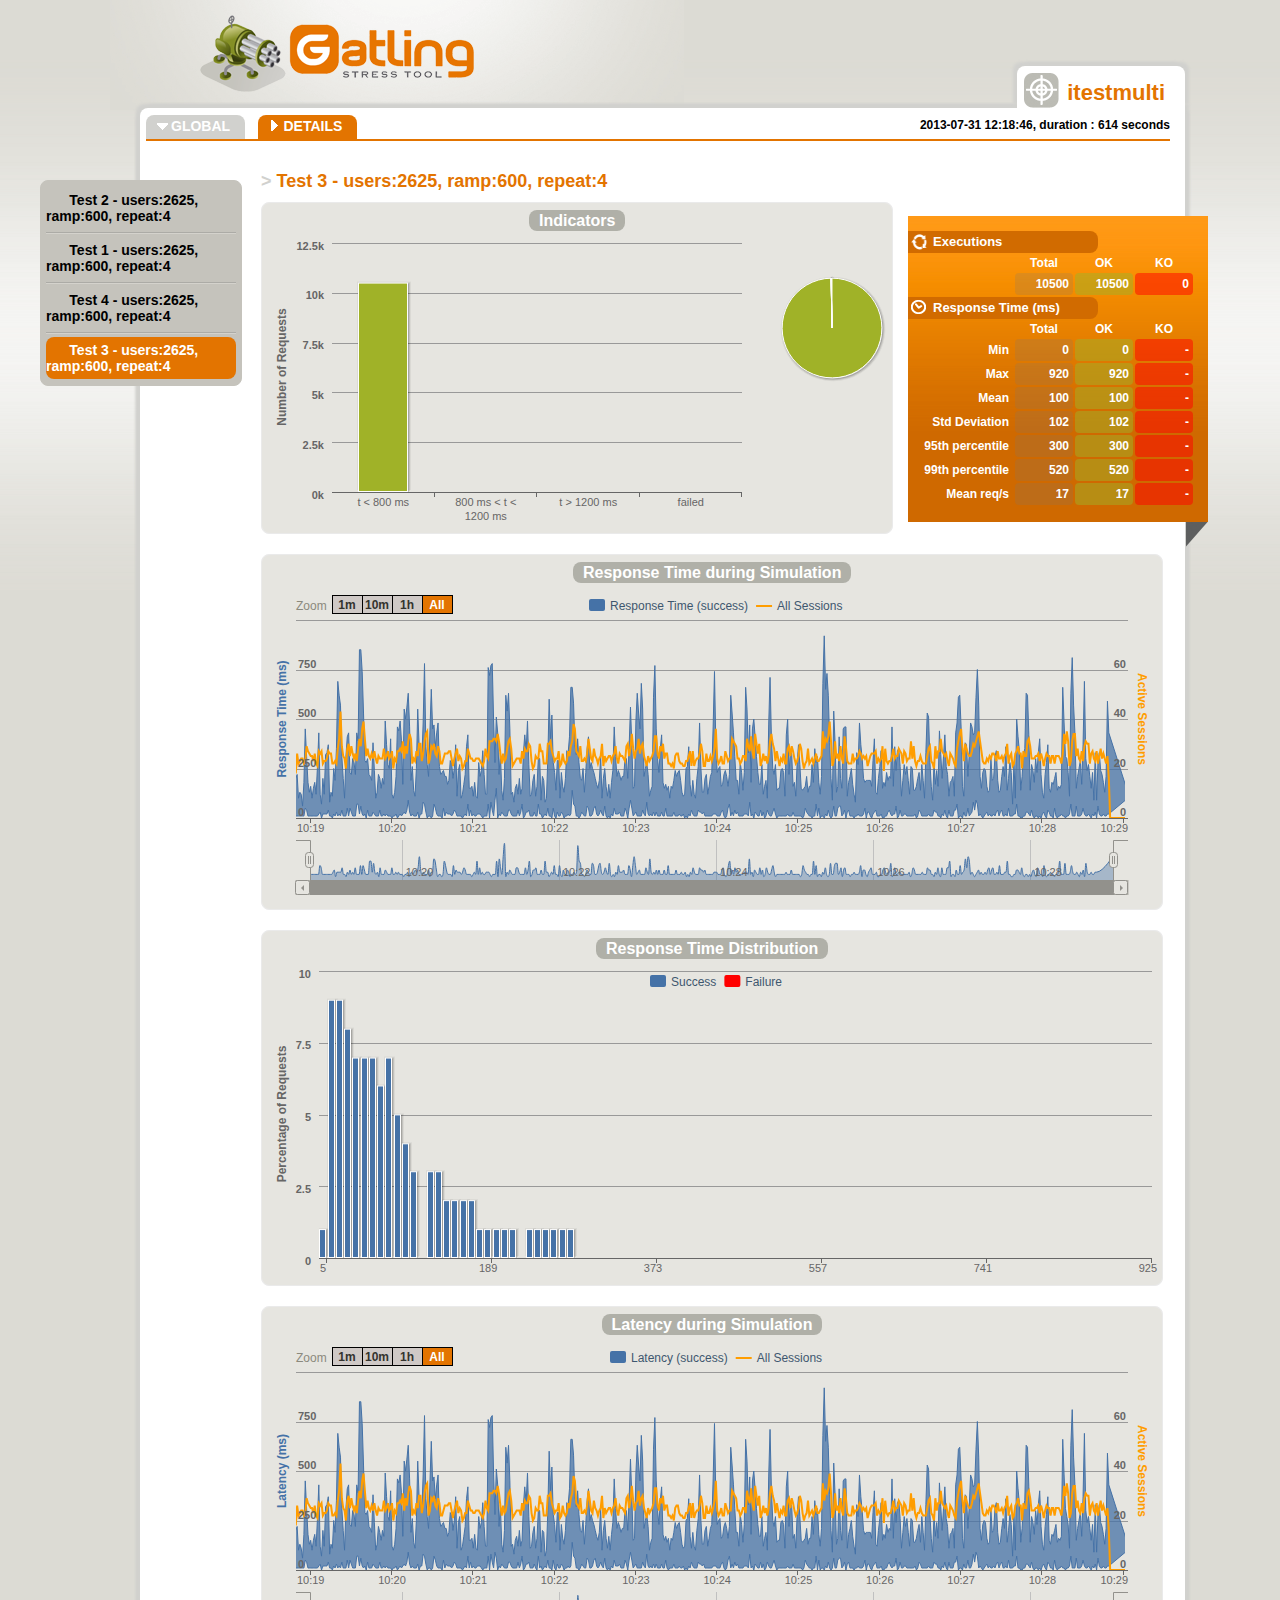
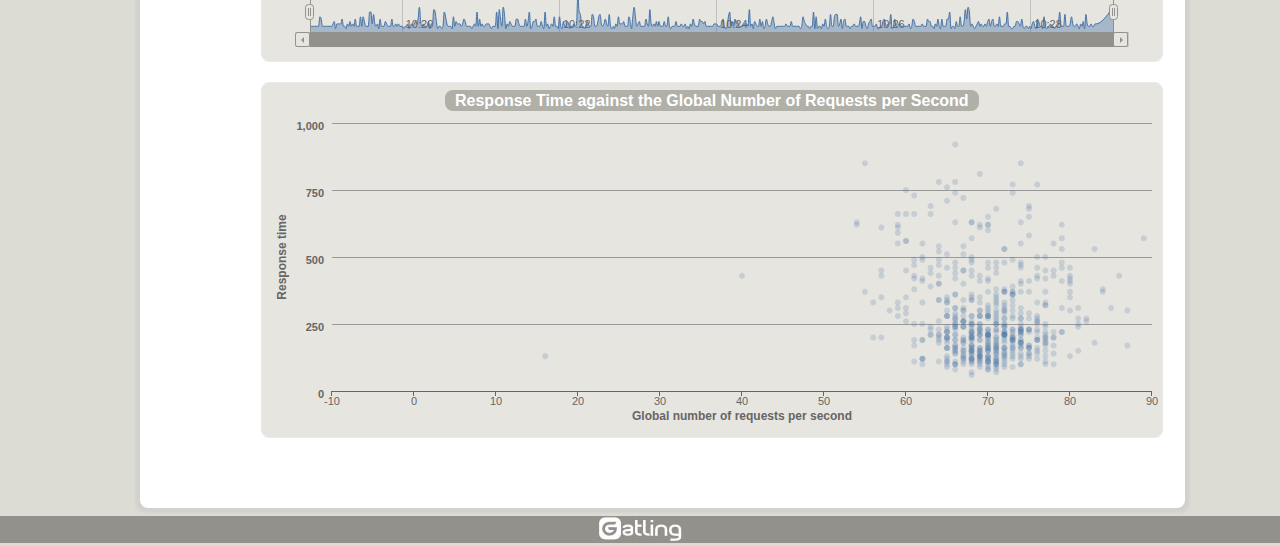
<file: presentasjon/gatling/req_test-3---users-2625--ramp-600--repeat-4-571c3e1ee18116bd4b26c41abe62072e.html>
<!DOCTYPE html>
<html>
<head>
<meta charset="UTF-8">
<link rel="shortcut icon" type="image/x-icon" href="style/favicon.ico"/>
<link href="style/style.css" rel="stylesheet" type="text/css" />
<link href="style/bootstrap.min.css" rel="stylesheet" type="text/css" />
<title>Gatling Stats - Test 3 - users:2625, ramp:600, repeat:4</title>
</head>
<body>
<div class="frise"></div>
<div class="container details">
	<div class="head">
		<a href="http://gatling-tool.org" target="blank_" title="Gatling Home Page"><img alt="Gatling" src="style/logo.png"/></a>
	</div>
	<div class="main">
		<div class="cadre">
				<div class="onglet">
					<img src="style/cible.png" />
					<p><span>itestmulti</span></p>
				</div>
				<div class="content">
					<div class="sous-menu">
						<div class="item"><a href="index.html">GLOBAL</a></div>
						<div class="item ouvert"><a id="details_link" href="#">DETAILS</a></div>
						<p class="sim_desc" title="2013-07-31 12:18:46, duration : 614 seconds" data-content="">
							<b>2013-07-31 12:18:46, duration : 614 seconds</b> 
						</p>
					</div>
					<div class="content-in">
						<h1><span>> </span>Test 3 - users:2625, ramp:600, repeat:4</h1>
						<div class="article">
							
						<div class="infos">
							<div class="titre">STATISTICS</div>
							<div class="infos-in">
								<div class="repli"></div>								
								<div class="info">
									<h2 class="first">Executions</h2>
									<table>
										<thead>
											<tr><th></th><th>Total</th><th>OK</th><th>KO</th></tr>
										</thead>
										<tbody>
											<tr>
												<td class="title"></td>
												<td id="numberOfRequests" class="total"></td>
												<td id="numberOfRequestsOK" class="ok"></td>
												<td id="numberOfRequestsKO" class="ko"></td>
											</tr>
										</tbody>
									</table>
									<h2 class="second">Response Time (ms)</h2>
									<table>
										<thead>
											<tr>
												<th></th>
												<th>Total</th>
												<th>OK</th>
												<th>KO</th>
											</tr>
										</thead>
										<tbody>
											<tr>
												<td class="title">Min</td>
												<td id="minResponseTime" class="total"></td>
												<td id="minResponseTimeOK" class="ok"></td>
												<td id="minResponseTimeKO" class="ko"></td>
											</tr>
											<tr>
												<td class="title">Max</td>
												<td id="maxResponseTime" class="total"></td>
												<td id="maxResponseTimeOK" class="ok"></td>
												<td id="maxResponseTimeKO" class="ko"></td>
											</tr>
											<tr>
												<td class="title">Mean</td>
												<td id="meanResponseTime" class="total"></td>
												<td id="meanResponseTimeOK" class="ok"></td>
												<td id="meanResponseTimeKO" class="ko"></td>
											</tr>
											<tr>
												<td class="title">Std Deviation</td>
												<td id="standardDeviation" class="total"></td>
												<td id="standardDeviationOK" class="ok"></td>
												<td id="standardDeviationKO" class="ko"></td>
											</tr>
											<tr>
												<td class="title">95th percentile</td>
												<td id="percentiles1" class="total"></td>
												<td id="percentiles1OK" class="ok"></td>
												<td id="percentiles1KO" class="ko"></td>
											</tr>
											<tr>
												<td class="title">99th percentile</td>
												<td id="percentiles2" class="total"></td>
												<td id="percentiles2OK" class="ok"></td>
												<td id="percentiles2KO" class="ko"></td>
											</tr>
											<tr>
												<td class="title">Mean req/s</td>
												<td id="meanNumberOfRequestsPerSecond" class="total"></td>
												<td id="meanNumberOfRequestsPerSecondOK" class="ok"></td>
												<td id="meanNumberOfRequestsPerSecondKO" class="ko"></td>
											</tr>
										</tbody>
									</table>
								</div>
							</div>
						</div>						<div class="schema demi">
							<div id="container_indicators" class="demi"></div>
						</div>						<div class="schema geant">
							<div id="container" class="geant"></div>
						</div>						<div class="schema geant">
							<div id="container_distrib" class="geant"></div>
						</div>						<div class="schema geant">
							<div id="container_latency" class="geant"></div>
						</div>						<div class="schema geant">
							<div id="container_dispersion" class="geant"></div>
						</div>
						</div>
					</div>
				</div>
		</div>
	</div>
	<div class="nav">
		<ul></ul>
	</div>
</div>
<div class="foot">
	<a href="http://gatling-tool.org" title="Gatling Home Page"><img alt="Gatling" src="style/logo-gatling.jpg"/></a>
</div>
<script type="text/javascript" src="js/jquery.min.js"></script>
<script type="text/javascript" src="js/bootstrap.min.js"></script>
<script type="text/javascript" src="js/gatling.js"></script>
<script type="text/javascript" src="js/menu.js"></script>
<script type="text/javascript" src="js/all_sessions.js"></script>
<script type="text/javascript" src="js/stats.js"></script>
<script type="text/javascript" src="js/highcharts.js"></script>
<script type="text/javascript" src="js/highstock.js"></script>
<script type="text/javascript" src="js/highcharts-more.js"></script>
<script type="text/javascript" src="js/theme.js"></script>
<script type="text/javascript">

						var pageStats = stats.contents['test-3---users-2625--ramp-600--repeat-4-571c3e1ee18116bd4b26c41abe62072e'].stats;
		$(document).ready(function() {
		$('.sim_desc').popover({trigger:'hover', placement:'bottom'});
		setDetailsLinkUrl();
				setDetailsMenu();
				setActiveMenu();
		fillStats(pageStats);
		
Highcharts.setOptions({
	global: {
		useUTC: false
	}
});

var indicatorsChart = new Highcharts.Chart({
	chart: {
		renderTo: 'container_indicators',
		marginRight: 150
	},
	credits: {
		enabled: false
	},
	legend: {
		enabled: false
	},
	title: {
	 text: 'A title to let highcharts reserve the place for the title set later'
	},
	xAxis: {
		categories: [pageStats.group1.name,pageStats.group2.name,pageStats.group3.name,pageStats.group4.name]
	},
	yAxis: {
		title: {
			text: 'Number of Requests'
		}
	},
	tooltip: {
		formatter: function() {
			var s;
			if (this.point.name) { // the pie chart
				s = ''+ this.point.name +': '+ this.y +' requests';
			} else {
				s = ''+ this.y + ' requests';
			}
			return s;
		}
	},
	plotOptions: {
		series: {
			stacking: 'normal'
		}
	},
	series: [
		{
			type: 'column',
			color: '#A0B228',
			data: [pageStats.group1.count,0,0,0],
			tooltip: { yDecimals: 0, ySuffix: 'ms' }
		},
		{
			type: 'column',
			color: '#FFDD00',
			data: [0,pageStats.group2.count,0,0],
			tooltip: { yDecimals: 0, ySuffix: 'ms' }
		},
		{
			type: 'column',
			color: '#FF9D00',
			data: [0,0,pageStats.group3.count,0],
			tooltip: { yDecimals: 0, ySuffix: 'ms' }
		},
		{
			type: 'column',
			color: '#FF0000',
			data: [0,0,0,pageStats.group4.count],
			tooltip: { yDecimals: 0, ySuffix: 'ms' }
		},
		{
			type: 'pie',
			name: 'Percentages',
			data: [
				{
					name: pageStats.group1.name,
					y: pageStats.group1.percentage,
					color: '#A0B228'
				},
				{
					name: pageStats.group2.name,
					y: pageStats.group2.percentage,
					color: '#FFDD00'
				},
				{
					name: pageStats.group3.name,
					y: pageStats.group3.percentage,
					color: '#FF9D00'
				},
				{
					name: pageStats.group4.name,
					y: pageStats.group4.percentage,
					color: '#FF0000'
				}
			],
			center: [500, 85],
			size: 100,
			showInLegend: false,
			dataLabels: { enabled: false }
		}
	]
});

indicatorsChart.setTitle({
	text: '<span class="chart_title">Indicators</span>',
	useHTML: true
});

var responseTimeChart = new Highcharts.StockChart({
	chart: {
		renderTo: 'container',
		zoomType: 'x'
	},
	credits: {
		enabled: false
	},
	legend: {
		enabled: true,
		floating: true,
		y: -285,
		borderWidth: 0
	},
	title: {
		text: 'A title to let highcharts reserve the place for the title set later'
	},
	rangeSelector: {
		buttons : [{
		type : 'minute',
		count : 1,
		text : '1m'
	}, {
		type : 'minute',
		count : 10,
		text : '10m'
	}, {
		type : 'hour',
		count : 1,
		text : '1h'
	}, {
		type : 'all',
		count : 1,
		text : 'All'
	}],
	selected : 3,
	inputEnabled : false
	},
	xAxis: {
		type: 'datetime',
		ordinal: false,
		maxZoom: 10000 // three days
	},
	yAxis:[
	{
		min: 0,
		title: {
			text: 'Response Time (ms)',
			style: {
				color: '#4572A7'
			}
		}
	}, {
		min: 0,
		title: {
			text: 'Active Sessions',
			style: {
				color: '#FF9D00'
			}
		},
		opposite: true
	}],
    plotOptions: {
        arearange: {
            lineWidth: 1
        }
    },
	series: [
		{
		color: '#4572A7'
, pointInterval: 1000
, name: 'Response Time (success)'
, data: [
[1375265929165,10,200],[1375265930165,10,220],[1375265931165,10,100],[1375265932165,10,130],[1375265933165,10,120],[1375265934165,10,60],[1375265935165,10,180],[1375265936165,50,450],[1375265937165,40,310],[1375265938165,10,180],[1375265939165,10,130],[1375265940165,10,160],[1375265941165,10,100],[1375265942165,10,150],[1375265943165,10,180],[1375265944165,10,120],[1375265945165,10,260],[1375265946165,20,430],[1375265947165,30,120],[1375265948165,0,70],[1375265949165,20,200],[1375265950165,20,120],[1375265951165,20,320],[1375265952165,20,330],[1375265953165,40,370],[1375265954165,10,80],[1375265955165,10,130],[1375265956165,0,110],[1375265957165,20,250],[1375265958165,10,190],[1375265959165,30,350],[1375265960165,10,690],[1375265961165,20,620],[1375265962165,10,570],[1375265963165,40,310],[1375265964165,10,200],[1375265965165,10,100],[1375265966165,10,310],[1375265967165,50,410],[1375265968165,10,430],[1375265969165,50,230],[1375265970165,30,220],[1375265971165,10,300],[1375265972165,10,280],[1375265973165,10,220],[1375265974165,70,430],[1375265975165,70,390],[1375265976165,20,850],[1375265977165,60,850],[1375265978165,20,740],[1375265979165,10,530],[1375265980165,20,290],[1375265981165,0,280],[1375265982165,40,300],[1375265983165,10,220],[1375265984165,10,210],[1375265985165,10,190],[1375265986165,30,380],[1375265987165,20,240],[1375265988165,10,100],[1375265989165,10,130],[1375265990165,10,220],[1375265991165,40,200],[1375265992165,10,150],[1375265993165,10,200],[1375265994165,20,170],[1375265995165,10,490],[1375265996165,20,370],[1375265997165,10,270],[1375265998165,10,250],[1375265999165,10,400],[1375266000165,0,120],[1375266001165,10,100],[1375266002165,10,130],[1375266003165,20,210],[1375266004165,0,460],[1375266005165,10,440],[1375266006165,20,490],[1375266007165,10,390],[1375266008165,20,170],[1375266009165,30,550],[1375266010165,20,500],[1375266011165,40,560],[1375266012165,90,630],[1375266013165,30,460],[1375266014165,10,190],[1375266015165,20,260],[1375266016165,10,140],[1375266017165,10,110],[1375266018165,10,250],[1375266019165,30,550],[1375266020165,0,370],[1375266021165,20,350],[1375266022165,20,290],[1375266023165,80,480],[1375266024165,70,780],[1375266025165,30,360],[1375266026165,0,270],[1375266027165,10,210],[1375266028165,10,440],[1375266029165,0,650],[1375266030165,10,450],[1375266031165,70,470],[1375266032165,50,360],[1375266033165,20,430],[1375266034165,10,480],[1375266035165,10,260],[1375266036165,10,220],[1375266037165,0,230],[1375266038165,50,240],[1375266039165,10,210],[1375266040165,30,210],[1375266041165,20,170],[1375266042165,20,190],[1375266043165,20,290],[1375266044165,10,280],[1375266045165,20,200],[1375266046165,40,250],[1375266047165,30,370],[1375266048165,10,110],[1375266049165,10,240],[1375266050165,10,270],[1375266051165,10,100],[1375266052165,0,120],[1375266053165,10,170],[1375266054165,20,220],[1375266055165,10,360],[1375266056165,70,420],[1375266057165,10,150],[1375266058165,40,150],[1375266059165,10,160],[1375266060165,20,110],[1375266061165,10,180],[1375266062165,10,110],[1375266063165,20,100],[1375266064165,20,280],[1375266065165,20,210],[1375266066165,10,240],[1375266067165,0,340],[1375266068165,10,220],[1375266069165,10,120],[1375266070165,10,120],[1375266071165,70,760],[1375266072165,0,720],[1375266073165,80,770],[1375266074165,40,780],[1375266075165,10,490],[1375266076165,90,280],[1375266077165,150,510],[1375266078165,0,430],[1375266079165,20,220],[1375266080165,10,330],[1375266081165,30,140],[1375266082165,20,90],[1375266083165,10,200],[1375266084165,10,620],[1375266085165,10,540],[1375266086165,40,630],[1375266087165,40,450],[1375266088165,20,120],[1375266089165,10,130],[1375266090165,10,80],[1375266091165,10,150],[1375266092165,10,170],[1375266093165,40,120],[1375266094165,10,200],[1375266095165,30,120],[1375266096165,70,150],[1375266097165,0,330],[1375266098165,10,420],[1375266099165,30,340],[1375266100165,30,490],[1375266101165,40,270],[1375266102165,10,110],[1375266103165,10,120],[1375266104165,10,190],[1375266105165,30,220],[1375266106165,10,110],[1375266107165,10,160],[1375266108165,70,300],[1375266109165,20,300],[1375266110165,20,90],[1375266111165,0,210],[1375266112165,10,190],[1375266113165,20,80],[1375266114165,10,100],[1375266115165,50,300],[1375266116165,10,600],[1375266117165,10,400],[1375266118165,0,520],[1375266119165,50,280],[1375266120165,10,230],[1375266121165,0,140],[1375266122165,30,290],[1375266123165,10,290],[1375266124165,10,100],[1375266125165,30,230],[1375266126165,20,160],[1375266127165,0,130],[1375266128165,10,200],[1375266129165,10,340],[1375266130165,20,330],[1375266131165,10,410],[1375266132165,20,660],[1375266133165,140,660],[1375266134165,70,580],[1375266135165,60,370],[1375266136165,10,320],[1375266137165,10,400],[1375266138165,0,280],[1375266139165,10,200],[1375266140165,30,190],[1375266141165,20,250],[1375266142165,10,130],[1375266143165,10,230],[1375266144165,60,350],[1375266145165,50,410],[1375266146165,10,250],[1375266147165,10,280],[1375266148165,20,250],[1375266149165,50,230],[1375266150165,60,200],[1375266151165,20,170],[1375266152165,10,150],[1375266153165,20,190],[1375266154165,40,310],[1375266155165,20,100],[1375266156165,10,200],[1375266157165,60,250],[1375266158165,10,160],[1375266159165,0,110],[1375266160165,10,170],[1375266161165,0,100],[1375266162165,20,180],[1375266163165,10,240],[1375266164165,50,460],[1375266165165,20,310],[1375266166165,20,210],[1375266167165,20,240],[1375266168165,30,220],[1375266169165,10,190],[1375266170165,10,210],[1375266171165,10,210],[1375266172165,50,300],[1375266173165,30,300],[1375266174165,0,200],[1375266175165,50,360],[1375266176165,90,560],[1375266177165,50,370],[1375266178165,10,150],[1375266179165,20,160],[1375266180165,30,490],[1375266181165,10,630],[1375266182165,10,530],[1375266183165,10,450],[1375266184165,10,680],[1375266185165,40,550],[1375266186165,20,210],[1375266187165,10,250],[1375266188165,80,280],[1375266189165,20,220],[1375266190165,10,110],[1375266191165,20,140],[1375266192165,10,160],[1375266193165,30,610],[1375266194165,10,770],[1375266195165,30,450],[1375266196165,10,300],[1375266197165,10,230],[1375266198165,10,350],[1375266199165,30,420],[1375266200165,10,180],[1375266201165,10,150],[1375266202165,50,170],[1375266203165,10,140],[1375266204165,10,160],[1375266205165,10,100],[1375266206165,10,160],[1375266207165,10,150],[1375266208165,30,190],[1375266209165,10,240],[1375266210165,10,210],[1375266211165,10,230],[1375266212165,20,240],[1375266213165,10,190],[1375266214165,10,130],[1375266215165,20,110],[1375266216165,0,120],[1375266217165,10,250],[1375266218165,0,260],[1375266219165,20,360],[1375266220165,10,170],[1375266221165,40,110],[1375266222165,20,190],[1375266223165,10,120],[1375266224165,10,100],[1375266225165,10,200],[1375266226165,40,260],[1375266227165,30,480],[1375266228165,30,250],[1375266229165,20,130],[1375266230165,30,130],[1375266231165,10,200],[1375266232165,10,220],[1375266233165,10,120],[1375266234165,10,160],[1375266235165,10,210],[1375266236165,10,230],[1375266237165,20,460],[1375266238165,20,740],[1375266239165,20,370],[1375266240165,10,230],[1375266241165,10,250],[1375266242165,10,260],[1375266243165,30,160],[1375266244165,40,170],[1375266245165,10,220],[1375266246165,0,240],[1375266247165,10,210],[1375266248165,50,160],[1375266249165,70,220],[1375266250165,10,620],[1375266251165,30,530],[1375266252165,10,430],[1375266253165,40,310],[1375266254165,20,190],[1375266255165,30,190],[1375266256165,10,120],[1375266257165,10,280],[1375266258165,10,230],[1375266259165,10,140],[1375266260165,20,230],[1375266261165,20,660],[1375266262165,20,550],[1375266263165,10,330],[1375266264165,80,470],[1375266265165,10,180],[1375266266165,20,450],[1375266267165,0,500],[1375266268165,30,410],[1375266269165,20,310],[1375266270165,10,230],[1375266271165,10,170],[1375266272165,40,170],[1375266273165,10,270],[1375266274165,30,120],[1375266275165,0,160],[1375266276165,10,190],[1375266277165,40,100],[1375266278165,20,470],[1375266279165,10,710],[1375266280165,10,410],[1375266281165,30,250],[1375266282165,50,220],[1375266283165,20,270],[1375266284165,0,140],[1375266285165,10,150],[1375266286165,10,150],[1375266287165,10,240],[1375266288165,10,250],[1375266289165,10,230],[1375266290165,10,110],[1375266291165,10,420],[1375266292165,20,500],[1375266293165,10,220],[1375266294165,10,340],[1375266295165,10,320],[1375266296165,30,160],[1375266297165,10,180],[1375266298165,10,110],[1375266299165,10,280],[1375266300165,10,370],[1375266301165,10,270],[1375266302165,10,150],[1375266303165,0,140],[1375266304165,10,150],[1375266305165,50,160],[1375266306165,30,210],[1375266307165,20,130],[1375266308165,10,160],[1375266309165,10,160],[1375266310165,0,270],[1375266311165,10,180],[1375266312165,10,350],[1375266313165,70,280],[1375266314165,10,310],[1375266315165,50,180],[1375266316165,0,120],[1375266317165,10,210],[1375266318165,10,680],[1375266319165,0,920],[1375266320165,20,650],[1375266321165,10,730],[1375266322165,40,620],[1375266323165,10,380],[1375266324165,0,200],[1375266325165,10,90],[1375266326165,60,540],[1375266327165,10,380],[1375266328165,10,130],[1375266329165,50,160],[1375266330165,60,410],[1375266331165,60,200],[1375266332165,10,150],[1375266333165,20,450],[1375266334165,40,460],[1375266335165,0,460],[1375266336165,30,110],[1375266337165,40,180],[1375266338165,10,210],[1375266339165,10,250],[1375266340165,10,170],[1375266341165,0,120],[1375266342165,10,80],[1375266343165,10,330],[1375266344165,20,270],[1375266345165,10,480],[1375266346165,10,370],[1375266347165,10,300],[1375266348165,20,200],[1375266349165,50,180],[1375266350165,0,190],[1375266351165,30,190],[1375266352165,30,190],[1375266353165,10,190],[1375266354165,0,160],[1375266355165,20,290],[1375266356165,30,400],[1375266357165,40,130],[1375266358165,10,120],[1375266359165,10,200],[1375266360165,10,260],[1375266361165,20,340],[1375266362165,0,150],[1375266363165,0,180],[1375266364165,10,160],[1375266365165,10,230],[1375266366165,30,190],[1375266367165,40,210],[1375266368165,20,200],[1375266369165,10,460],[1375266370165,20,160],[1375266371165,20,360],[1375266372165,60,240],[1375266373165,0,340],[1375266374165,10,350],[1375266375165,40,260],[1375266376165,10,110],[1375266377165,10,190],[1375266378165,20,270],[1375266379165,20,220],[1375266380165,10,260],[1375266381165,10,190],[1375266382165,10,120],[1375266383165,10,260],[1375266384165,10,250],[1375266385165,10,140],[1375266386165,20,140],[1375266387165,0,160],[1375266388165,10,200],[1375266389165,40,230],[1375266390165,30,140],[1375266391165,10,270],[1375266392165,10,190],[1375266393165,10,100],[1375266394165,10,330],[1375266395165,10,530],[1375266396165,20,510],[1375266397165,10,280],[1375266398165,10,160],[1375266399165,10,90],[1375266400165,40,280],[1375266401165,30,170],[1375266402165,30,240],[1375266403165,10,160],[1375266404165,10,440],[1375266405165,0,320],[1375266406165,20,200],[1375266407165,10,310],[1375266408165,40,420],[1375266409165,10,260],[1375266410165,0,220],[1375266411165,40,110],[1375266412165,10,180],[1375266413165,10,190],[1375266414165,10,210],[1375266415165,40,110],[1375266416165,40,430],[1375266417165,70,480],[1375266418165,0,610],[1375266419165,10,620],[1375266420165,10,460],[1375266421165,0,160],[1375266422165,30,110],[1375266423165,10,380],[1375266424165,10,370],[1375266425165,50,210],[1375266426165,10,320],[1375266427165,20,480],[1375266428165,30,460],[1375266429165,80,420],[1375266430165,40,430],[1375266431165,90,610],[1375266432165,70,750],[1375266433165,10,570],[1375266434165,20,210],[1375266435165,10,150],[1375266436165,0,230],[1375266437165,10,250],[1375266438165,20,240],[1375266439165,30,160],[1375266440165,10,130],[1375266441165,20,140],[1375266442165,10,300],[1375266443165,10,190],[1375266444165,20,200],[1375266445165,10,310],[1375266446165,30,340],[1375266447165,40,190],[1375266448165,10,130],[1375266449165,30,140],[1375266450165,40,210],[1375266451165,10,260],[1375266452165,10,210],[1375266453165,20,360],[1375266454165,10,140],[1375266455165,50,200],[1375266456165,10,280],[1375266457165,10,230],[1375266458165,10,70],[1375266459165,20,280],[1375266460165,20,100],[1375266461165,70,500],[1375266462165,10,410],[1375266463165,10,340],[1375266464165,0,140],[1375266465165,0,210],[1375266466165,10,320],[1375266467165,10,350],[1375266468165,30,630],[1375266469165,30,620],[1375266470165,20,420],[1375266471165,10,140],[1375266472165,40,270],[1375266473165,10,240],[1375266474165,0,180],[1375266475165,10,300],[1375266476165,10,230],[1375266477165,0,330],[1375266478165,10,400],[1375266479165,0,220],[1375266480165,20,130],[1375266481165,30,100],[1375266482165,10,220],[1375266483165,0,280],[1375266484165,40,370],[1375266485165,30,150],[1375266486165,10,130],[1375266487165,10,180],[1375266488165,0,170],[1375266489165,50,200],[1375266490165,10,230],[1375266491165,0,140],[1375266492165,10,160],[1375266493165,10,150],[1375266494165,20,170],[1375266495165,10,660],[1375266496165,10,480],[1375266497165,0,310],[1375266498165,10,300],[1375266499165,10,230],[1375266500165,20,110],[1375266501165,70,630],[1375266502165,10,810],[1375266503165,10,570],[1375266504165,10,430],[1375266505165,60,150],[1375266506165,10,210],[1375266507165,10,250],[1375266508165,10,290],[1375266509165,20,170],[1375266510165,50,370],[1375266511165,20,690],[1375266512165,10,300],[1375266513165,10,240],[1375266514165,20,270],[1375266515165,10,210],[1375266516165,0,150],[1375266517165,20,230],[1375266518165,10,90],[1375266519165,30,330],[1375266520165,0,90],[1375266521165,60,280],[1375266522165,20,330],[1375266523165,10,240],[1375266524165,10,220],[1375266525165,20,180],[1375266526165,10,130],[1375266527165,10,210],[1375266528165,20,590],[1375266529165,20,430],[1375266543165,100,130]]
, type: 'arearange'
, tooltip: { yDecimals: 0, ySuffix: 'ms' }
, yAxis: 0
	},
			allSessionsData
	]
});

responseTimeChart.setTitle({
	text: '<span class="chart_title chart_title_">Response Time during Simulation</span>',
	useHTML: true
});

var responseTimeDistributionChart = new Highcharts.Chart({
	chart: {
		renderTo: 'container_distrib',
		type: 'column'
	},
	credits: {
		enabled: false
	},
	legend: {
		enabled: true,
		floating: true,
		y: -285,
		borderWidth: 0
	},
	title: {
		text: 'A title to let highcharts reserve the place for the title set later'
	},
	xAxis: {
		categories: ['5', '14', '23', '32', '41', '51', '60', '69', '78', '87', '97', '106', '115', '124', '133', '143', '152', '161', '170', '179', '189', '198', '207', '216', '225', '235', '244', '253', '262', '271', '281', '290', '299', '308', '317', '327', '336', '345', '354', '363', '373', '382', '391', '400', '409', '419', '428', '437', '446', '455', '465', '474', '483', '492', '501', '511', '520', '529', '538', '547', '557', '566', '575', '584', '593', '603', '612', '621', '630', '639', '649', '658', '667', '676', '685', '695', '704', '713', '722', '731', '741', '750', '759', '768', '777', '787', '796', '805', '814', '823', '833', '842', '851', '860', '869', '879', '888', '897', '906', '915', '925'],
		tickInterval: 20
	},
	yAxis: {
		min: 0,
		title: {
			text: 'Percentage of Requests'
		}
	},
	tooltip: {
		formatter: function() {
			return '<b>'+ this.x +' ms</b><br/>'+
			this.series.name +': '+ this.y +' %<br/>'+
			'Total: '+ this.point.stackTotal + ' %';
		}
	},
	plotOptions: {
		series: {
			groupPadding: 0,
			stacking: 'normal'
		}
	},
	series: [
			{
		type: 'column'
, color: '#4572A7'
, name: 'Success'
, data: [
1,9,9,8,7,7,7,6,7,5,4,3,0,3,3,2,2,2,2,1,1,1,1,1,0,1,1,1,1,1,1,0,0,0,0,0,0,0,0,0,0,0,0,0,0,0,0,0,0,0,0,0,0,0,0,0,0,0,0,0,0,0,0,0,0,0,0,0,0,0,0,0,0,0,0,0,0,0,0,0,0,0,0,0,0,0,0,0,0,0,0,0,0,0,0,0,0,0,0,0,0]
, tooltip: { yDecimals: 0, ySuffix: 'ms' }	},		{
		type: 'column'
, color: '#FF0000'
, name: 'Failure'
, data: [
0,0,0,0,0,0,0,0,0,0,0,0,0,0,0,0,0,0,0,0,0,0,0,0,0,0,0,0,0,0,0,0,0,0,0,0,0,0,0,0,0,0,0,0,0,0,0,0,0,0,0,0,0,0,0,0,0,0,0,0,0,0,0,0,0,0,0,0,0,0,0,0,0,0,0,0,0,0,0,0,0,0,0,0,0,0,0,0,0,0,0,0,0,0,0,0,0,0,0,0,0]
, tooltip: { yDecimals: 0, ySuffix: 'ms' }	}		]
});

responseTimeDistributionChart.setTitle({
	text: '<span class="chart_title">Response Time Distribution</span>',
	useHTML: true
});

var latencyChart = new Highcharts.StockChart({
	chart: {
		renderTo: 'container_latency',
		zoomType: 'x'
	},
	credits: {
		enabled: false
	},
	legend: {
		enabled: true,
		floating: true,
		y: -285,
		borderWidth: 0
	},
	title: {
		text: 'A title to let highcharts reserve the place for the title set later'
	},
	rangeSelector: {
		buttons : [{
		type : 'minute',
		count : 1,
		text : '1m'
	}, {
		type : 'minute',
		count : 10,
		text : '10m'
	}, {
		type : 'hour',
		count : 1,
		text : '1h'
	}, {
		type : 'all',
		count : 1,
		text : 'All'
	}],
	selected : 3,
	inputEnabled : false
	},
	xAxis: {
		type: 'datetime',
		ordinal: false,
		maxZoom: 10000 // three days
	},
	yAxis:[
	{
		min: 0,
		title: {
			text: 'Latency (ms)',
			style: {
				color: '#4572A7'
			}
		}
	}, {
		min: 0,
		title: {
			text: 'Active Sessions',
			style: {
				color: '#FF9D00'
			}
		},
		opposite: true
	}],
    plotOptions: {
        arearange: {
            lineWidth: 1
        }
    },
	series: [
		{
		color: '#4572A7'
, pointInterval: 1000
, name: 'Latency (success)'
, data: [
[1375265929165,10,200],[1375265930165,10,220],[1375265931165,10,100],[1375265932165,10,130],[1375265933165,10,110],[1375265934165,10,60],[1375265935165,10,180],[1375265936165,50,450],[1375265937165,40,310],[1375265938165,10,180],[1375265939165,10,130],[1375265940165,10,150],[1375265941165,10,100],[1375265942165,10,150],[1375265943165,10,180],[1375265944165,10,120],[1375265945165,10,260],[1375265946165,20,430],[1375265947165,30,120],[1375265948165,0,70],[1375265949165,20,200],[1375265950165,20,120],[1375265951165,20,320],[1375265952165,20,330],[1375265953165,40,370],[1375265954165,10,80],[1375265955165,10,130],[1375265956165,0,110],[1375265957165,20,250],[1375265958165,10,190],[1375265959165,30,350],[1375265960165,10,690],[1375265961165,20,620],[1375265962165,10,570],[1375265963165,40,310],[1375265964165,10,200],[1375265965165,10,100],[1375265966165,10,310],[1375265967165,50,410],[1375265968165,10,430],[1375265969165,50,230],[1375265970165,30,220],[1375265971165,10,300],[1375265972165,10,280],[1375265973165,10,220],[1375265974165,70,430],[1375265975165,70,390],[1375265976165,20,850],[1375265977165,60,850],[1375265978165,20,740],[1375265979165,10,530],[1375265980165,20,290],[1375265981165,0,280],[1375265982165,40,300],[1375265983165,10,220],[1375265984165,10,210],[1375265985165,10,190],[1375265986165,30,380],[1375265987165,20,240],[1375265988165,10,100],[1375265989165,10,130],[1375265990165,10,220],[1375265991165,40,190],[1375265992165,10,150],[1375265993165,10,200],[1375265994165,20,170],[1375265995165,10,490],[1375265996165,20,370],[1375265997165,10,270],[1375265998165,10,250],[1375265999165,10,400],[1375266000165,0,120],[1375266001165,10,100],[1375266002165,10,130],[1375266003165,20,210],[1375266004165,0,460],[1375266005165,10,440],[1375266006165,20,480],[1375266007165,10,390],[1375266008165,20,170],[1375266009165,30,550],[1375266010165,20,500],[1375266011165,40,560],[1375266012165,90,630],[1375266013165,30,460],[1375266014165,10,190],[1375266015165,20,260],[1375266016165,10,140],[1375266017165,10,110],[1375266018165,10,250],[1375266019165,30,550],[1375266020165,0,370],[1375266021165,20,350],[1375266022165,20,290],[1375266023165,80,480],[1375266024165,70,780],[1375266025165,30,360],[1375266026165,0,270],[1375266027165,10,210],[1375266028165,10,440],[1375266029165,0,650],[1375266030165,10,450],[1375266031165,70,470],[1375266032165,50,360],[1375266033165,20,430],[1375266034165,10,480],[1375266035165,10,260],[1375266036165,10,220],[1375266037165,0,230],[1375266038165,50,240],[1375266039165,10,210],[1375266040165,30,210],[1375266041165,20,170],[1375266042165,20,190],[1375266043165,20,290],[1375266044165,10,280],[1375266045165,20,200],[1375266046165,40,250],[1375266047165,30,370],[1375266048165,10,110],[1375266049165,10,240],[1375266050165,10,270],[1375266051165,10,100],[1375266052165,0,120],[1375266053165,10,170],[1375266054165,20,220],[1375266055165,10,360],[1375266056165,70,420],[1375266057165,10,150],[1375266058165,40,150],[1375266059165,10,160],[1375266060165,20,110],[1375266061165,10,180],[1375266062165,10,110],[1375266063165,20,100],[1375266064165,20,270],[1375266065165,20,210],[1375266066165,10,240],[1375266067165,0,340],[1375266068165,10,220],[1375266069165,10,120],[1375266070165,10,120],[1375266071165,70,760],[1375266072165,0,720],[1375266073165,80,770],[1375266074165,40,780],[1375266075165,10,480],[1375266076165,90,280],[1375266077165,60,510],[1375266078165,0,430],[1375266079165,20,220],[1375266080165,10,330],[1375266081165,30,130],[1375266082165,20,90],[1375266083165,10,200],[1375266084165,10,620],[1375266085165,10,540],[1375266086165,40,630],[1375266087165,40,450],[1375266088165,20,120],[1375266089165,10,130],[1375266090165,10,80],[1375266091165,10,150],[1375266092165,10,170],[1375266093165,40,120],[1375266094165,10,200],[1375266095165,30,120],[1375266096165,70,150],[1375266097165,0,330],[1375266098165,10,420],[1375266099165,30,340],[1375266100165,30,490],[1375266101165,40,270],[1375266102165,10,110],[1375266103165,10,120],[1375266104165,10,190],[1375266105165,30,220],[1375266106165,10,110],[1375266107165,0,160],[1375266108165,70,300],[1375266109165,10,300],[1375266110165,20,90],[1375266111165,0,200],[1375266112165,10,190],[1375266113165,20,70],[1375266114165,10,100],[1375266115165,50,300],[1375266116165,10,600],[1375266117165,10,400],[1375266118165,0,520],[1375266119165,50,280],[1375266120165,10,230],[1375266121165,0,140],[1375266122165,30,290],[1375266123165,10,290],[1375266124165,10,100],[1375266125165,30,230],[1375266126165,20,160],[1375266127165,0,130],[1375266128165,10,200],[1375266129165,10,340],[1375266130165,20,330],[1375266131165,10,410],[1375266132165,20,660],[1375266133165,140,660],[1375266134165,70,580],[1375266135165,60,370],[1375266136165,10,320],[1375266137165,10,400],[1375266138165,0,280],[1375266139165,10,200],[1375266140165,30,190],[1375266141165,20,250],[1375266142165,10,130],[1375266143165,10,230],[1375266144165,60,350],[1375266145165,50,410],[1375266146165,10,250],[1375266147165,10,280],[1375266148165,20,250],[1375266149165,50,230],[1375266150165,60,200],[1375266151165,20,170],[1375266152165,10,150],[1375266153165,20,190],[1375266154165,40,310],[1375266155165,20,100],[1375266156165,10,200],[1375266157165,60,250],[1375266158165,10,160],[1375266159165,0,110],[1375266160165,10,170],[1375266161165,0,100],[1375266162165,20,180],[1375266163165,10,240],[1375266164165,50,460],[1375266165165,20,310],[1375266166165,20,210],[1375266167165,20,240],[1375266168165,30,220],[1375266169165,10,190],[1375266170165,10,210],[1375266171165,10,210],[1375266172165,50,300],[1375266173165,30,300],[1375266174165,0,200],[1375266175165,50,360],[1375266176165,90,560],[1375266177165,50,370],[1375266178165,10,150],[1375266179165,20,160],[1375266180165,30,490],[1375266181165,10,630],[1375266182165,10,530],[1375266183165,10,450],[1375266184165,10,680],[1375266185165,40,550],[1375266186165,20,210],[1375266187165,10,250],[1375266188165,80,280],[1375266189165,20,220],[1375266190165,10,100],[1375266191165,20,140],[1375266192165,10,160],[1375266193165,30,610],[1375266194165,10,770],[1375266195165,30,450],[1375266196165,10,300],[1375266197165,10,230],[1375266198165,10,350],[1375266199165,30,420],[1375266200165,10,180],[1375266201165,10,150],[1375266202165,50,170],[1375266203165,10,140],[1375266204165,0,160],[1375266205165,10,100],[1375266206165,10,160],[1375266207165,10,150],[1375266208165,30,190],[1375266209165,10,240],[1375266210165,10,210],[1375266211165,10,230],[1375266212165,20,240],[1375266213165,10,190],[1375266214165,10,130],[1375266215165,20,110],[1375266216165,0,120],[1375266217165,10,250],[1375266218165,0,260],[1375266219165,20,360],[1375266220165,10,170],[1375266221165,40,110],[1375266222165,20,190],[1375266223165,10,120],[1375266224165,10,100],[1375266225165,10,200],[1375266226165,40,260],[1375266227165,30,480],[1375266228165,30,250],[1375266229165,20,130],[1375266230165,30,130],[1375266231165,10,200],[1375266232165,10,220],[1375266233165,10,120],[1375266234165,10,160],[1375266235165,10,210],[1375266236165,10,230],[1375266237165,20,460],[1375266238165,20,740],[1375266239165,20,370],[1375266240165,10,230],[1375266241165,10,250],[1375266242165,10,260],[1375266243165,30,160],[1375266244165,40,170],[1375266245165,10,220],[1375266246165,0,240],[1375266247165,10,210],[1375266248165,50,160],[1375266249165,70,220],[1375266250165,10,620],[1375266251165,30,530],[1375266252165,10,430],[1375266253165,40,310],[1375266254165,20,190],[1375266255165,30,190],[1375266256165,10,120],[1375266257165,10,280],[1375266258165,10,230],[1375266259165,10,140],[1375266260165,20,230],[1375266261165,20,660],[1375266262165,20,550],[1375266263165,10,330],[1375266264165,80,470],[1375266265165,10,180],[1375266266165,20,450],[1375266267165,0,500],[1375266268165,30,410],[1375266269165,20,310],[1375266270165,10,230],[1375266271165,10,170],[1375266272165,40,170],[1375266273165,10,270],[1375266274165,30,120],[1375266275165,0,160],[1375266276165,10,190],[1375266277165,40,100],[1375266278165,20,470],[1375266279165,10,710],[1375266280165,10,410],[1375266281165,30,250],[1375266282165,50,220],[1375266283165,20,270],[1375266284165,0,140],[1375266285165,10,150],[1375266286165,10,150],[1375266287165,10,240],[1375266288165,10,250],[1375266289165,10,230],[1375266290165,10,110],[1375266291165,10,420],[1375266292165,20,500],[1375266293165,10,220],[1375266294165,10,340],[1375266295165,10,320],[1375266296165,30,160],[1375266297165,10,180],[1375266298165,10,110],[1375266299165,10,280],[1375266300165,10,370],[1375266301165,10,270],[1375266302165,10,150],[1375266303165,0,140],[1375266304165,10,150],[1375266305165,50,160],[1375266306165,30,210],[1375266307165,20,130],[1375266308165,10,160],[1375266309165,10,160],[1375266310165,0,270],[1375266311165,10,180],[1375266312165,10,350],[1375266313165,70,280],[1375266314165,0,310],[1375266315165,50,180],[1375266316165,0,120],[1375266317165,10,210],[1375266318165,10,680],[1375266319165,0,920],[1375266320165,20,650],[1375266321165,10,730],[1375266322165,40,620],[1375266323165,10,380],[1375266324165,0,200],[1375266325165,10,90],[1375266326165,60,540],[1375266327165,10,380],[1375266328165,10,130],[1375266329165,50,160],[1375266330165,60,410],[1375266331165,60,200],[1375266332165,10,150],[1375266333165,20,450],[1375266334165,40,460],[1375266335165,0,460],[1375266336165,30,110],[1375266337165,40,180],[1375266338165,10,210],[1375266339165,10,250],[1375266340165,10,170],[1375266341165,0,120],[1375266342165,10,80],[1375266343165,10,330],[1375266344165,20,270],[1375266345165,10,480],[1375266346165,10,370],[1375266347165,10,300],[1375266348165,20,200],[1375266349165,50,180],[1375266350165,0,190],[1375266351165,30,190],[1375266352165,30,190],[1375266353165,10,190],[1375266354165,0,160],[1375266355165,20,290],[1375266356165,30,400],[1375266357165,40,130],[1375266358165,10,120],[1375266359165,10,200],[1375266360165,10,260],[1375266361165,20,340],[1375266362165,0,150],[1375266363165,0,180],[1375266364165,10,160],[1375266365165,10,230],[1375266366165,30,190],[1375266367165,40,210],[1375266368165,20,200],[1375266369165,10,460],[1375266370165,20,160],[1375266371165,20,360],[1375266372165,60,240],[1375266373165,0,340],[1375266374165,10,350],[1375266375165,40,260],[1375266376165,10,110],[1375266377165,10,190],[1375266378165,20,270],[1375266379165,20,220],[1375266380165,10,260],[1375266381165,10,190],[1375266382165,10,120],[1375266383165,10,260],[1375266384165,10,250],[1375266385165,10,140],[1375266386165,20,140],[1375266387165,0,160],[1375266388165,10,200],[1375266389165,40,230],[1375266390165,30,140],[1375266391165,10,270],[1375266392165,10,190],[1375266393165,10,100],[1375266394165,10,330],[1375266395165,10,530],[1375266396165,20,510],[1375266397165,10,280],[1375266398165,10,160],[1375266399165,10,90],[1375266400165,40,280],[1375266401165,30,170],[1375266402165,30,240],[1375266403165,10,160],[1375266404165,10,440],[1375266405165,0,320],[1375266406165,20,200],[1375266407165,10,310],[1375266408165,40,420],[1375266409165,10,260],[1375266410165,0,220],[1375266411165,40,110],[1375266412165,10,180],[1375266413165,10,190],[1375266414165,10,210],[1375266415165,40,110],[1375266416165,40,430],[1375266417165,70,480],[1375266418165,0,610],[1375266419165,10,620],[1375266420165,10,460],[1375266421165,0,160],[1375266422165,30,110],[1375266423165,10,380],[1375266424165,10,370],[1375266425165,50,210],[1375266426165,10,320],[1375266427165,10,480],[1375266428165,30,460],[1375266429165,80,420],[1375266430165,40,430],[1375266431165,90,610],[1375266432165,70,750],[1375266433165,10,570],[1375266434165,20,210],[1375266435165,10,150],[1375266436165,0,230],[1375266437165,10,250],[1375266438165,20,240],[1375266439165,30,160],[1375266440165,10,130],[1375266441165,20,140],[1375266442165,10,300],[1375266443165,10,190],[1375266444165,20,200],[1375266445165,10,310],[1375266446165,30,340],[1375266447165,40,190],[1375266448165,10,130],[1375266449165,30,140],[1375266450165,40,210],[1375266451165,10,260],[1375266452165,10,210],[1375266453165,20,360],[1375266454165,10,140],[1375266455165,50,200],[1375266456165,10,280],[1375266457165,10,230],[1375266458165,10,70],[1375266459165,20,280],[1375266460165,20,100],[1375266461165,70,500],[1375266462165,10,410],[1375266463165,10,340],[1375266464165,0,140],[1375266465165,0,210],[1375266466165,10,320],[1375266467165,10,350],[1375266468165,30,630],[1375266469165,30,620],[1375266470165,20,420],[1375266471165,10,140],[1375266472165,40,270],[1375266473165,10,240],[1375266474165,0,180],[1375266475165,10,300],[1375266476165,10,230],[1375266477165,0,330],[1375266478165,10,400],[1375266479165,0,220],[1375266480165,20,130],[1375266481165,30,100],[1375266482165,10,220],[1375266483165,0,280],[1375266484165,40,370],[1375266485165,30,150],[1375266486165,10,130],[1375266487165,10,180],[1375266488165,0,170],[1375266489165,50,200],[1375266490165,10,230],[1375266491165,0,140],[1375266492165,10,160],[1375266493165,10,150],[1375266494165,20,170],[1375266495165,10,660],[1375266496165,10,480],[1375266497165,0,310],[1375266498165,10,270],[1375266499165,10,230],[1375266500165,20,110],[1375266501165,70,630],[1375266502165,10,810],[1375266503165,10,570],[1375266504165,10,430],[1375266505165,60,150],[1375266506165,10,210],[1375266507165,10,250],[1375266508165,10,290],[1375266509165,20,170],[1375266510165,50,370],[1375266511165,20,690],[1375266512165,10,300],[1375266513165,10,240],[1375266514165,20,270],[1375266515165,10,210],[1375266516165,0,150],[1375266517165,20,230],[1375266518165,10,90],[1375266519165,30,330],[1375266520165,0,90],[1375266521165,60,280],[1375266522165,20,330],[1375266523165,10,240],[1375266524165,10,220],[1375266525165,20,180],[1375266526165,10,130],[1375266527165,10,210],[1375266528165,20,590],[1375266529165,20,430],[1375266543165,100,130]]
, type: 'arearange'
, tooltip: { yDecimals: 0, ySuffix: 'ms' }
, yAxis: 0
	},
			allSessionsData
	]
});

latencyChart.setTitle({
	text: '<span class="chart_title chart_title_">Latency during Simulation</span>',
	useHTML: true
});

var scatterChart = new Highcharts.Chart({
	chart: {
		renderTo: 'container_dispersion', 
		defaultSeriesType: 'scatter',
		zoomType: 'xy'
	},
	credits: {
		enabled: false
	},
	xAxis: {
		title: {
			enabled: true,
			text: 'Global number of requests per second'
		},
		startOnTick: true,
		endOnTick: true,
		showLastLabel: true
	},
	title: {
		text: 'A title to let highcharts reserve the place for the title set later'
	},
	yAxis: {
		min: 0,
		title: {
			text: 'Response time'
		}
	},
	tooltip: {
		formatter: function() {
				 return ''+
			this.y +' ms at ' + this.x + ' allreq/s';
		}
	},
	legend: {
		enabled: false
	},
	plotOptions: {
		scatter: {
			marker: {
			radius: 3,
			states: {
				hover: {
					enabled: true,
					lineColor: 'rgb(100,100,100)'
				}
			}
		},
		states: {
			hover: {
				marker: {
				   enabled: false
				}
			}
			}
		}
	},
	series: [{
		type: 'scatter'
, color: 'rgba(69, 114, 167, .2)'
, name: 'Successes'
, data: [
[16,130],[40,430],[54,620],[54,630],[55,370],[55,850],[56,200],[56,330],[57,200],[57,350],[57,430],[57,450],[57,610],[58,300],[59,280],[59,310],[59,330],[59,550],[59,590],[59,610],[59,620],[59,660],[60,260],[60,290],[60,310],[60,350],[60,450],[60,560],[60,560],[60,660],[60,750],[61,110],[61,170],[61,190],[61,250],[61,380],[61,420],[61,430],[61,470],[61,490],[61,660],[61,730],[62,100],[62,120],[62,120],[62,120],[62,190],[62,190],[62,250],[62,330],[62,410],[62,420],[62,490],[62,500],[62,550],[63,210],[63,210],[63,230],[63,240],[63,390],[63,440],[63,460],[63,660],[63,690],[64,110],[64,180],[64,190],[64,200],[64,210],[64,210],[64,230],[64,260],[64,340],[64,340],[64,400],[64,400],[64,430],[64,470],[64,490],[64,520],[64,540],[64,780],[65,90],[65,100],[65,110],[65,110],[65,120],[65,130],[65,160],[65,160],[65,160],[65,180],[65,190],[65,200],[65,200],[65,200],[65,200],[65,220],[65,220],[65,220],[65,230],[65,240],[65,280],[65,280],[65,280],[65,300],[65,330],[65,330],[65,340],[65,350],[65,460],[65,510],[65,710],[65,760],[66,80],[66,100],[66,100],[66,100],[66,110],[66,140],[66,140],[66,150],[66,150],[66,160],[66,160],[66,170],[66,170],[66,190],[66,190],[66,210],[66,210],[66,230],[66,240],[66,240],[66,240],[66,250],[66,250],[66,260],[66,270],[66,270],[66,280],[66,290],[66,310],[66,310],[66,360],[66,360],[66,420],[66,440],[66,460],[66,480],[66,630],[66,740],[66,780],[66,920],[67,100],[67,110],[67,120],[67,120],[67,130],[67,130],[67,140],[67,150],[67,150],[67,160],[67,180],[67,180],[67,190],[67,190],[67,200],[67,240],[67,240],[67,240],[67,260],[67,260],[67,260],[67,260],[67,280],[67,300],[67,300],[67,310],[67,340],[67,400],[67,450],[67,450],[67,510],[67,540],[67,720],[68,60],[68,70],[68,100],[68,110],[68,110],[68,120],[68,120],[68,120],[68,120],[68,130],[68,140],[68,140],[68,150],[68,150],[68,150],[68,150],[68,160],[68,160],[68,170],[68,170],[68,170],[68,190],[68,190],[68,200],[68,200],[68,200],[68,200],[68,210],[68,210],[68,220],[68,220],[68,220],[68,230],[68,240],[68,250],[68,250],[68,250],[68,260],[68,280],[68,280],[68,340],[68,340],[68,350],[68,360],[68,430],[68,450],[68,480],[68,490],[68,500],[68,570],[68,630],[68,630],[69,90],[69,100],[69,110],[69,110],[69,120],[69,120],[69,130],[69,130],[69,130],[69,130],[69,140],[69,140],[69,150],[69,150],[69,150],[69,160],[69,160],[69,190],[69,190],[69,210],[69,210],[69,210],[69,220],[69,230],[69,230],[69,230],[69,240],[69,250],[69,250],[69,280],[69,280],[69,280],[69,300],[69,300],[69,330],[69,350],[69,410],[69,430],[69,610],[69,620],[69,810],[70,80],[70,80],[70,90],[70,100],[70,110],[70,110],[70,110],[70,110],[70,120],[70,120],[70,130],[70,130],[70,130],[70,150],[70,150],[70,150],[70,160],[70,160],[70,160],[70,170],[70,170],[70,180],[70,180],[70,190],[70,200],[70,200],[70,210],[70,210],[70,210],[70,210],[70,210],[70,210],[70,220],[70,230],[70,230],[70,270],[70,280],[70,280],[70,280],[70,280],[70,290],[70,300],[70,310],[70,320],[70,370],[70,410],[70,420],[70,460],[70,480],[70,600],[70,620],[70,620],[70,650],[71,70],[71,80],[71,90],[71,100],[71,100],[71,100],[71,110],[71,110],[71,110],[71,120],[71,120],[71,130],[71,140],[71,140],[71,150],[71,150],[71,160],[71,160],[71,160],[71,170],[71,170],[71,180],[71,180],[71,190],[71,200],[71,200],[71,220],[71,230],[71,230],[71,250],[71,250],[71,250],[71,260],[71,270],[71,280],[71,290],[71,300],[71,320],[71,330],[71,340],[71,350],[71,360],[71,380],[71,440],[71,460],[71,480],[71,680],[72,90],[72,100],[72,110],[72,120],[72,130],[72,130],[72,140],[72,140],[72,150],[72,160],[72,160],[72,160],[72,180],[72,190],[72,200],[72,210],[72,210],[72,210],[72,210],[72,210],[72,210],[72,220],[72,220],[72,220],[72,240],[72,240],[72,240],[72,250],[72,250],[72,270],[72,270],[72,290],[72,300],[72,300],[72,310],[72,320],[72,330],[72,370],[72,370],[72,370],[72,380],[72,480],[72,530],[72,530],[73,90],[73,120],[73,130],[73,140],[73,150],[73,160],[73,160],[73,170],[73,180],[73,190],[73,190],[73,190],[73,190],[73,200],[73,200],[73,200],[73,210],[73,220],[73,230],[73,230],[73,270],[73,280],[73,300],[73,320],[73,340],[73,360],[73,360],[73,360],[73,370],[73,370],[73,390],[73,490],[73,740],[73,770],[74,100],[74,100],[74,120],[74,130],[74,140],[74,160],[74,160],[74,170],[74,180],[74,180],[74,180],[74,180],[74,190],[74,190],[74,210],[74,210],[74,220],[74,220],[74,220],[74,230],[74,230],[74,230],[74,230],[74,240],[74,250],[74,270],[74,270],[74,290],[74,310],[74,370],[74,400],[74,410],[74,460],[74,470],[74,480],[74,550],[74,630],[74,850],[75,120],[75,130],[75,140],[75,140],[75,160],[75,160],[75,160],[75,170],[75,170],[75,220],[75,230],[75,230],[75,230],[75,270],[75,290],[75,370],[75,410],[75,580],[75,650],[75,680],[75,690],[76,120],[76,140],[76,150],[76,160],[76,190],[76,190],[76,190],[76,200],[76,220],[76,230],[76,250],[76,260],[76,260],[76,270],[76,280],[76,330],[76,420],[76,430],[76,460],[76,500],[76,770],[77,100],[77,110],[77,130],[77,150],[77,170],[77,180],[77,180],[77,190],[77,200],[77,200],[77,210],[77,220],[77,240],[77,250],[77,320],[77,320],[77,330],[77,370],[77,420],[77,450],[77,500],[78,100],[78,140],[78,170],[78,200],[78,200],[78,220],[78,430],[78,450],[78,550],[79,220],[79,220],[79,310],[79,410],[79,460],[79,480],[79,530],[79,570],[79,620],[80,130],[80,300],[80,350],[80,370],[80,400],[80,410],[80,420],[80,430],[80,460],[81,150],[81,240],[81,250],[81,270],[81,310],[82,260],[82,270],[83,180],[83,530],[84,370],[84,380],[85,310],[86,430],[87,170],[87,300],[89,570]]		}, {
		type: 'scatter'
, color: 'rgba(255, 0, 0, .2)'
, name: 'Failures'
, data: [
[]]	} ]
});

scatterChart.setTitle({
	text: '<span class="chart_title">Response Time against the Global Number of Requests per Second</span>',
	useHTML: true
});

	});

</script>
</body>
</html>
</file>
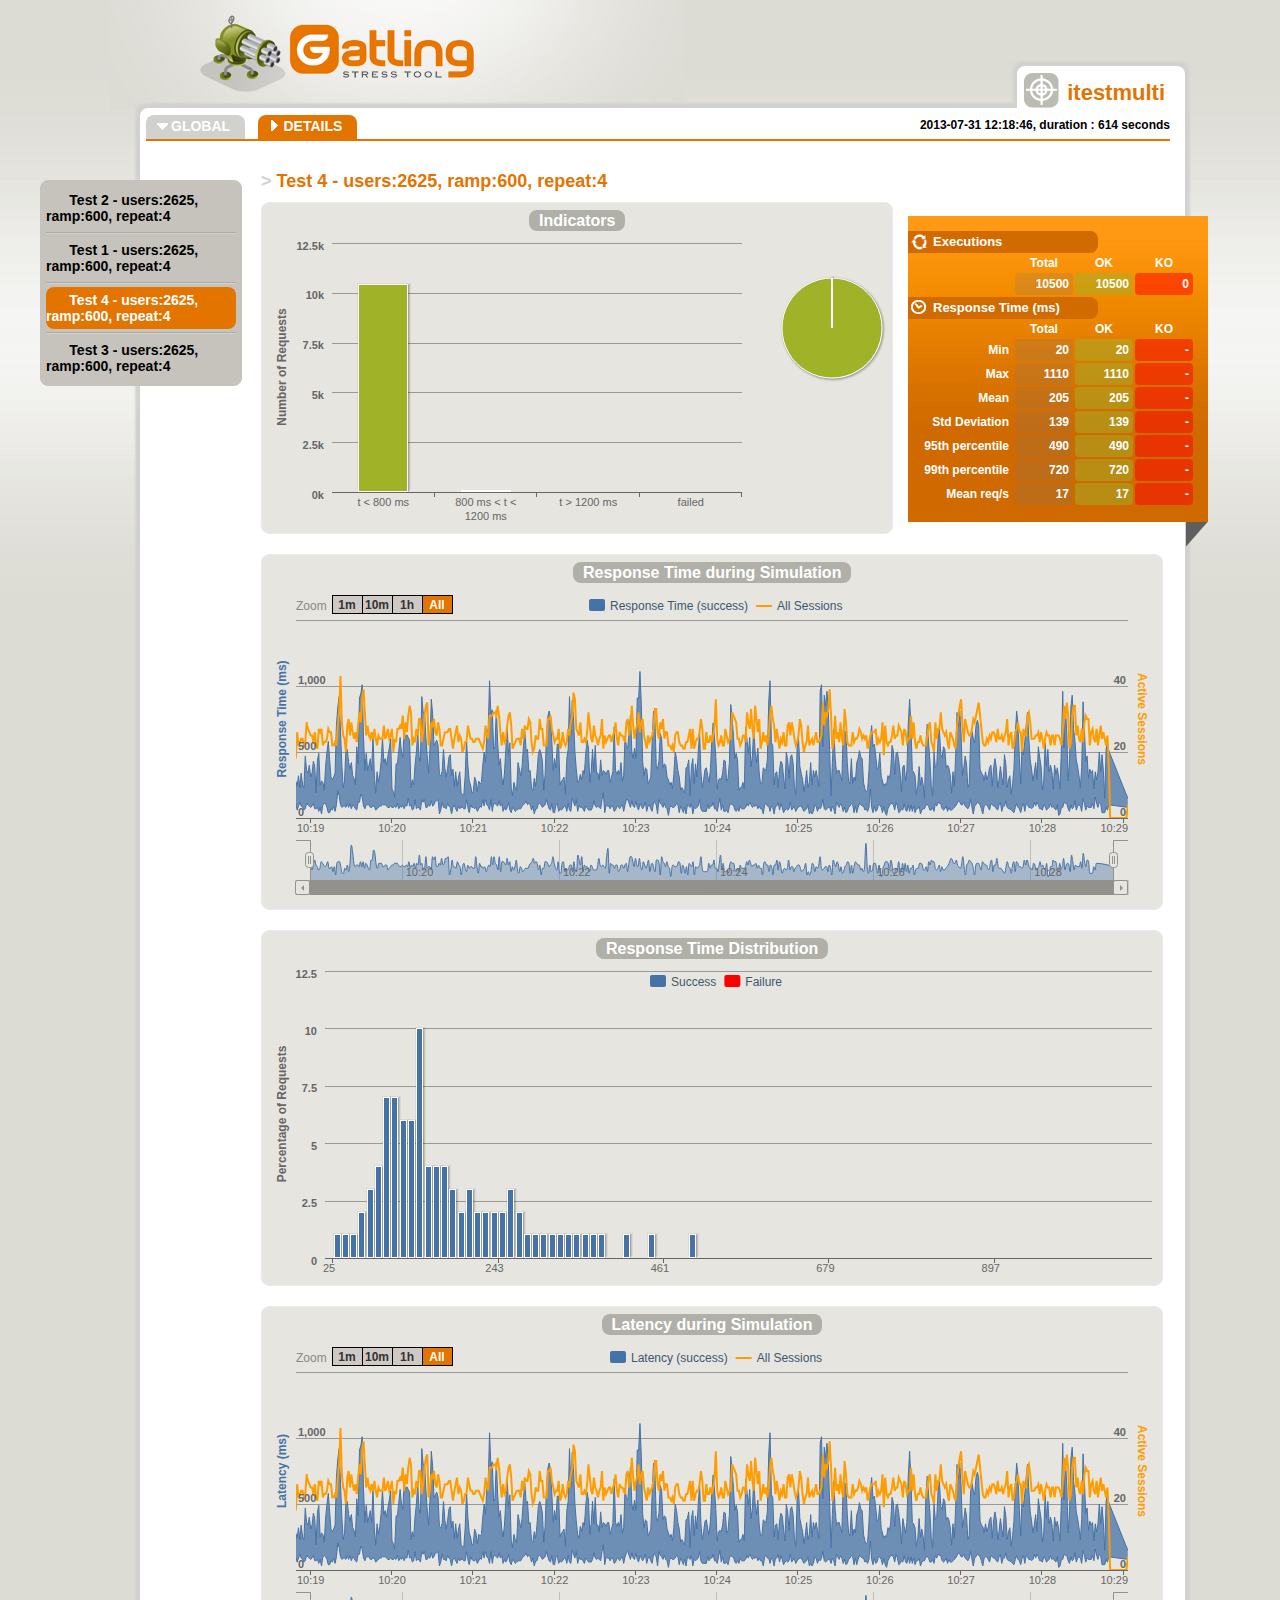
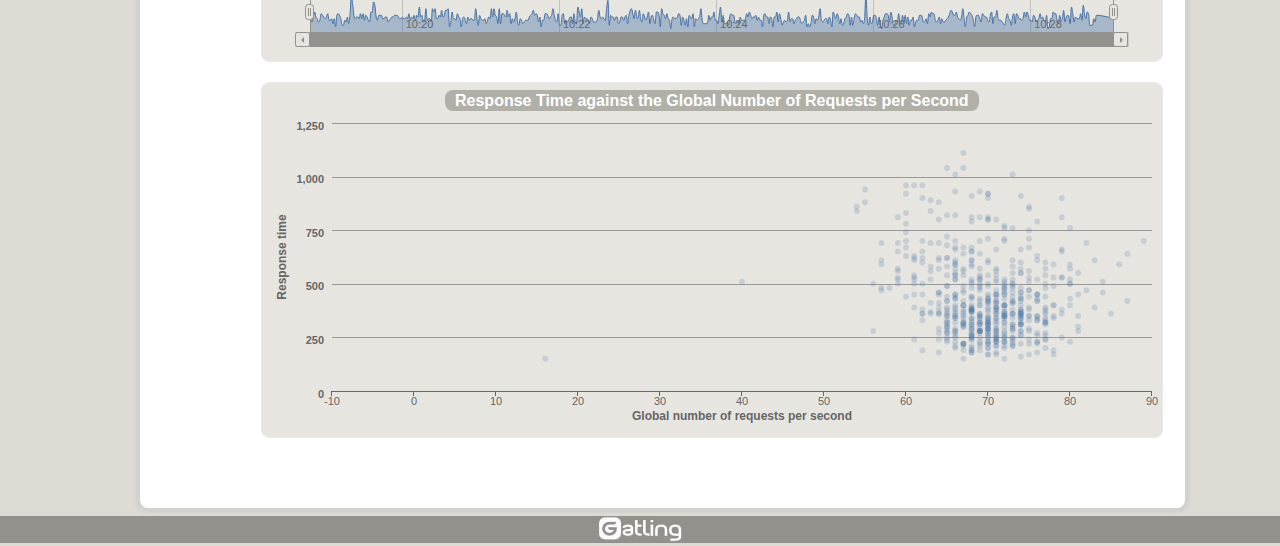
<file: presentasjon/gatling/req_test-4---users-2625--ramp-600--repeat-4-543e8c1c7c745f1ac38b9b663327aa79.html>
<!DOCTYPE html>
<html>
<head>
<meta charset="UTF-8">
<link rel="shortcut icon" type="image/x-icon" href="style/favicon.ico"/>
<link href="style/style.css" rel="stylesheet" type="text/css" />
<link href="style/bootstrap.min.css" rel="stylesheet" type="text/css" />
<title>Gatling Stats - Test 4 - users:2625, ramp:600, repeat:4</title>
</head>
<body>
<div class="frise"></div>
<div class="container details">
	<div class="head">
		<a href="http://gatling-tool.org" target="blank_" title="Gatling Home Page"><img alt="Gatling" src="style/logo.png"/></a>
	</div>
	<div class="main">
		<div class="cadre">
				<div class="onglet">
					<img src="style/cible.png" />
					<p><span>itestmulti</span></p>
				</div>
				<div class="content">
					<div class="sous-menu">
						<div class="item"><a href="index.html">GLOBAL</a></div>
						<div class="item ouvert"><a id="details_link" href="#">DETAILS</a></div>
						<p class="sim_desc" title="2013-07-31 12:18:46, duration : 614 seconds" data-content="">
							<b>2013-07-31 12:18:46, duration : 614 seconds</b> 
						</p>
					</div>
					<div class="content-in">
						<h1><span>> </span>Test 4 - users:2625, ramp:600, repeat:4</h1>
						<div class="article">
							
						<div class="infos">
							<div class="titre">STATISTICS</div>
							<div class="infos-in">
								<div class="repli"></div>								
								<div class="info">
									<h2 class="first">Executions</h2>
									<table>
										<thead>
											<tr><th></th><th>Total</th><th>OK</th><th>KO</th></tr>
										</thead>
										<tbody>
											<tr>
												<td class="title"></td>
												<td id="numberOfRequests" class="total"></td>
												<td id="numberOfRequestsOK" class="ok"></td>
												<td id="numberOfRequestsKO" class="ko"></td>
											</tr>
										</tbody>
									</table>
									<h2 class="second">Response Time (ms)</h2>
									<table>
										<thead>
											<tr>
												<th></th>
												<th>Total</th>
												<th>OK</th>
												<th>KO</th>
											</tr>
										</thead>
										<tbody>
											<tr>
												<td class="title">Min</td>
												<td id="minResponseTime" class="total"></td>
												<td id="minResponseTimeOK" class="ok"></td>
												<td id="minResponseTimeKO" class="ko"></td>
											</tr>
											<tr>
												<td class="title">Max</td>
												<td id="maxResponseTime" class="total"></td>
												<td id="maxResponseTimeOK" class="ok"></td>
												<td id="maxResponseTimeKO" class="ko"></td>
											</tr>
											<tr>
												<td class="title">Mean</td>
												<td id="meanResponseTime" class="total"></td>
												<td id="meanResponseTimeOK" class="ok"></td>
												<td id="meanResponseTimeKO" class="ko"></td>
											</tr>
											<tr>
												<td class="title">Std Deviation</td>
												<td id="standardDeviation" class="total"></td>
												<td id="standardDeviationOK" class="ok"></td>
												<td id="standardDeviationKO" class="ko"></td>
											</tr>
											<tr>
												<td class="title">95th percentile</td>
												<td id="percentiles1" class="total"></td>
												<td id="percentiles1OK" class="ok"></td>
												<td id="percentiles1KO" class="ko"></td>
											</tr>
											<tr>
												<td class="title">99th percentile</td>
												<td id="percentiles2" class="total"></td>
												<td id="percentiles2OK" class="ok"></td>
												<td id="percentiles2KO" class="ko"></td>
											</tr>
											<tr>
												<td class="title">Mean req/s</td>
												<td id="meanNumberOfRequestsPerSecond" class="total"></td>
												<td id="meanNumberOfRequestsPerSecondOK" class="ok"></td>
												<td id="meanNumberOfRequestsPerSecondKO" class="ko"></td>
											</tr>
										</tbody>
									</table>
								</div>
							</div>
						</div>						<div class="schema demi">
							<div id="container_indicators" class="demi"></div>
						</div>						<div class="schema geant">
							<div id="container" class="geant"></div>
						</div>						<div class="schema geant">
							<div id="container_distrib" class="geant"></div>
						</div>						<div class="schema geant">
							<div id="container_latency" class="geant"></div>
						</div>						<div class="schema geant">
							<div id="container_dispersion" class="geant"></div>
						</div>
						</div>
					</div>
				</div>
		</div>
	</div>
	<div class="nav">
		<ul></ul>
	</div>
</div>
<div class="foot">
	<a href="http://gatling-tool.org" title="Gatling Home Page"><img alt="Gatling" src="style/logo-gatling.jpg"/></a>
</div>
<script type="text/javascript" src="js/jquery.min.js"></script>
<script type="text/javascript" src="js/bootstrap.min.js"></script>
<script type="text/javascript" src="js/gatling.js"></script>
<script type="text/javascript" src="js/menu.js"></script>
<script type="text/javascript" src="js/all_sessions.js"></script>
<script type="text/javascript" src="js/stats.js"></script>
<script type="text/javascript" src="js/highcharts.js"></script>
<script type="text/javascript" src="js/highstock.js"></script>
<script type="text/javascript" src="js/highcharts-more.js"></script>
<script type="text/javascript" src="js/theme.js"></script>
<script type="text/javascript">

						var pageStats = stats.contents['test-4---users-2625--ramp-600--repeat-4-543e8c1c7c745f1ac38b9b663327aa79'].stats;
		$(document).ready(function() {
		$('.sim_desc').popover({trigger:'hover', placement:'bottom'});
		setDetailsLinkUrl();
				setDetailsMenu();
				setActiveMenu();
		fillStats(pageStats);
		
Highcharts.setOptions({
	global: {
		useUTC: false
	}
});

var indicatorsChart = new Highcharts.Chart({
	chart: {
		renderTo: 'container_indicators',
		marginRight: 150
	},
	credits: {
		enabled: false
	},
	legend: {
		enabled: false
	},
	title: {
	 text: 'A title to let highcharts reserve the place for the title set later'
	},
	xAxis: {
		categories: [pageStats.group1.name,pageStats.group2.name,pageStats.group3.name,pageStats.group4.name]
	},
	yAxis: {
		title: {
			text: 'Number of Requests'
		}
	},
	tooltip: {
		formatter: function() {
			var s;
			if (this.point.name) { // the pie chart
				s = ''+ this.point.name +': '+ this.y +' requests';
			} else {
				s = ''+ this.y + ' requests';
			}
			return s;
		}
	},
	plotOptions: {
		series: {
			stacking: 'normal'
		}
	},
	series: [
		{
			type: 'column',
			color: '#A0B228',
			data: [pageStats.group1.count,0,0,0],
			tooltip: { yDecimals: 0, ySuffix: 'ms' }
		},
		{
			type: 'column',
			color: '#FFDD00',
			data: [0,pageStats.group2.count,0,0],
			tooltip: { yDecimals: 0, ySuffix: 'ms' }
		},
		{
			type: 'column',
			color: '#FF9D00',
			data: [0,0,pageStats.group3.count,0],
			tooltip: { yDecimals: 0, ySuffix: 'ms' }
		},
		{
			type: 'column',
			color: '#FF0000',
			data: [0,0,0,pageStats.group4.count],
			tooltip: { yDecimals: 0, ySuffix: 'ms' }
		},
		{
			type: 'pie',
			name: 'Percentages',
			data: [
				{
					name: pageStats.group1.name,
					y: pageStats.group1.percentage,
					color: '#A0B228'
				},
				{
					name: pageStats.group2.name,
					y: pageStats.group2.percentage,
					color: '#FFDD00'
				},
				{
					name: pageStats.group3.name,
					y: pageStats.group3.percentage,
					color: '#FF9D00'
				},
				{
					name: pageStats.group4.name,
					y: pageStats.group4.percentage,
					color: '#FF0000'
				}
			],
			center: [500, 85],
			size: 100,
			showInLegend: false,
			dataLabels: { enabled: false }
		}
	]
});

indicatorsChart.setTitle({
	text: '<span class="chart_title">Indicators</span>',
	useHTML: true
});

var responseTimeChart = new Highcharts.StockChart({
	chart: {
		renderTo: 'container',
		zoomType: 'x'
	},
	credits: {
		enabled: false
	},
	legend: {
		enabled: true,
		floating: true,
		y: -285,
		borderWidth: 0
	},
	title: {
		text: 'A title to let highcharts reserve the place for the title set later'
	},
	rangeSelector: {
		buttons : [{
		type : 'minute',
		count : 1,
		text : '1m'
	}, {
		type : 'minute',
		count : 10,
		text : '10m'
	}, {
		type : 'hour',
		count : 1,
		text : '1h'
	}, {
		type : 'all',
		count : 1,
		text : 'All'
	}],
	selected : 3,
	inputEnabled : false
	},
	xAxis: {
		type: 'datetime',
		ordinal: false,
		maxZoom: 10000 // three days
	},
	yAxis:[
	{
		min: 0,
		title: {
			text: 'Response Time (ms)',
			style: {
				color: '#4572A7'
			}
		}
	}, {
		min: 0,
		title: {
			text: 'Active Sessions',
			style: {
				color: '#FF9D00'
			}
		},
		opposite: true
	}],
    plotOptions: {
        arearange: {
            lineWidth: 1
        }
    },
	series: [
		{
		color: '#4572A7'
, pointInterval: 1000
, name: 'Response Time (success)'
, data: [
[1375265929165,110,280],[1375265930165,60,240],[1375265931165,90,320],[1375265932165,120,230],[1375265933165,90,340],[1375265934165,80,250],[1375265935165,60,230],[1375265936165,70,470],[1375265937165,110,360],[1375265938165,100,340],[1375265939165,90,400],[1375265940165,80,310],[1375265941165,90,340],[1375265942165,110,430],[1375265943165,70,390],[1375265944165,70,190],[1375265945165,80,440],[1375265946165,50,490],[1375265947165,80,250],[1375265948165,30,280],[1375265949165,100,270],[1375265950165,110,210],[1375265951165,110,390],[1375265952165,80,500],[1375265953165,40,580],[1375265954165,40,440],[1375265955165,70,310],[1375265956165,60,290],[1375265957165,90,310],[1375265958165,50,340],[1375265959165,100,700],[1375265960165,210,840],[1375265961165,170,920],[1375265962165,100,660],[1375265963165,80,400],[1375265964165,90,230],[1375265965165,90,280],[1375265966165,80,530],[1375265967165,110,520],[1375265968165,80,420],[1375265969165,110,370],[1375265970165,70,420],[1375265971165,100,320],[1375265972165,90,300],[1375265973165,70,250],[1375265974165,60,540],[1375265975165,120,410],[1375265976165,120,910],[1375265977165,180,940],[1375265978165,160,1010],[1375265979165,90,610],[1375265980165,70,360],[1375265981165,100,490],[1375265982165,100,360],[1375265983165,100,400],[1375265984165,80,450],[1375265985165,80,360],[1375265986165,90,620],[1375265987165,90,320],[1375265988165,60,190],[1375265989165,70,350],[1375265990165,80,270],[1375265991165,90,330],[1375265992165,90,430],[1375265993165,100,610],[1375265994165,100,420],[1375265995165,100,450],[1375265996165,90,400],[1375265997165,80,470],[1375265998165,80,530],[1375265999165,90,600],[1375266000165,80,220],[1375266001165,80,200],[1375266002165,90,160],[1375266003165,80,410],[1375266004165,110,410],[1375266005165,70,510],[1375266006165,90,610],[1375266007165,80,500],[1375266008165,100,460],[1375266009165,70,650],[1375266010165,100,610],[1375266011165,90,630],[1375266012165,150,610],[1375266013165,90,590],[1375266014165,100,230],[1375266015165,60,290],[1375266016165,70,250],[1375266017165,140,400],[1375266018165,70,500],[1375266019165,80,650],[1375266020165,80,460],[1375266021165,60,430],[1375266022165,140,920],[1375266023165,120,800],[1375266024165,140,800],[1375266025165,80,610],[1375266026165,80,470],[1375266027165,100,340],[1375266028165,90,520],[1375266029165,130,900],[1375266030165,90,790],[1375266031165,100,550],[1375266032165,130,570],[1375266033165,130,590],[1375266034165,140,550],[1375266035165,30,330],[1375266036165,60,320],[1375266037165,120,350],[1375266038165,80,520],[1375266039165,80,380],[1375266040165,70,310],[1375266041165,110,370],[1375266042165,90,460],[1375266043165,80,480],[1375266044165,30,320],[1375266045165,80,370],[1375266046165,100,240],[1375266047165,70,350],[1375266048165,50,240],[1375266049165,90,300],[1375266050165,70,350],[1375266051165,80,190],[1375266052165,80,180],[1375266053165,70,170],[1375266054165,70,320],[1375266055165,140,590],[1375266056165,80,400],[1375266057165,40,280],[1375266058165,100,250],[1375266059165,80,190],[1375266060165,80,200],[1375266061165,70,310],[1375266062165,80,280],[1375266063165,50,200],[1375266064165,70,280],[1375266065165,90,260],[1375266066165,80,270],[1375266067165,140,400],[1375266068165,90,500],[1375266069165,140,420],[1375266070165,100,620],[1375266071165,90,680],[1375266072165,60,1040],[1375266073165,140,790],[1375266074165,50,820],[1375266075165,110,520],[1375266076165,110,540],[1375266077165,100,820],[1375266078165,90,570],[1375266079165,130,400],[1375266080165,90,450],[1375266081165,110,310],[1375266082165,50,250],[1375266083165,80,340],[1375266084165,60,520],[1375266085165,80,690],[1375266086165,120,480],[1375266087165,60,570],[1375266088165,40,220],[1375266089165,80,170],[1375266090165,70,270],[1375266091165,50,230],[1375266092165,60,210],[1375266093165,70,420],[1375266094165,70,370],[1375266095165,70,320],[1375266096165,90,390],[1375266097165,100,540],[1375266098165,110,660],[1375266099165,130,510],[1375266100165,100,520],[1375266101165,110,350],[1375266102165,100,360],[1375266103165,60,220],[1375266104165,90,210],[1375266105165,30,300],[1375266106165,70,240],[1375266107165,70,340],[1375266108165,110,480],[1375266109165,110,520],[1375266110165,100,490],[1375266111165,80,430],[1375266112165,90,210],[1375266113165,100,330],[1375266114165,140,620],[1375266115165,100,770],[1375266116165,70,810],[1375266117165,60,760],[1375266118165,110,570],[1375266119165,40,360],[1375266120165,40,450],[1375266121165,100,380],[1375266122165,110,560],[1375266123165,50,560],[1375266124165,70,250],[1375266125165,60,280],[1375266126165,70,290],[1375266127165,90,310],[1375266128165,90,180],[1375266129165,50,450],[1375266130165,110,520],[1375266131165,60,920],[1375266132165,50,630],[1375266133165,150,890],[1375266134165,120,750],[1375266135165,90,500],[1375266136165,140,370],[1375266137165,50,270],[1375266138165,90,280],[1375266139165,80,330],[1375266140165,80,290],[1375266141165,70,360],[1375266142165,50,340],[1375266143165,90,490],[1375266144165,80,590],[1375266145165,60,530],[1375266146165,60,270],[1375266147165,60,350],[1375266148165,80,520],[1375266149165,130,350],[1375266150165,90,550],[1375266151165,80,340],[1375266152165,90,340],[1375266153165,80,290],[1375266154165,70,440],[1375266155165,140,320],[1375266156165,190,360],[1375266157165,40,350],[1375266158165,100,330],[1375266159165,90,360],[1375266160165,90,360],[1375266161165,70,270],[1375266162165,90,310],[1375266163165,90,350],[1375266164165,50,690],[1375266165165,60,360],[1375266166165,90,330],[1375266167165,90,360],[1375266168165,70,330],[1375266169165,90,420],[1375266170165,100,280],[1375266171165,50,320],[1375266172165,100,620],[1375266173165,140,540],[1375266174165,140,530],[1375266175165,110,650],[1375266176165,80,780],[1375266177165,130,500],[1375266178165,90,450],[1375266179165,80,530],[1375266180165,130,450],[1375266181165,80,910],[1375266182165,60,900],[1375266183165,110,1110],[1375266184165,90,860],[1375266185165,70,430],[1375266186165,90,320],[1375266187165,120,380],[1375266188165,50,370],[1375266189165,90,260],[1375266190165,100,280],[1375266191165,70,310],[1375266192165,50,580],[1375266193165,120,810],[1375266194165,120,760],[1375266195165,100,400],[1375266196165,30,370],[1375266197165,140,430],[1375266198165,110,640],[1375266199165,100,600],[1375266200165,80,380],[1375266201165,110,410],[1375266202165,80,400],[1375266203165,70,310],[1375266204165,20,290],[1375266205165,80,250],[1375266206165,90,270],[1375266207165,80,220],[1375266208165,80,330],[1375266209165,90,500],[1375266210165,110,450],[1375266211165,100,360],[1375266212165,40,310],[1375266213165,90,210],[1375266214165,70,230],[1375266215165,40,210],[1375266216165,80,190],[1375266217165,30,380],[1375266218165,100,390],[1375266219165,90,440],[1375266220165,80,170],[1375266221165,110,390],[1375266222165,30,450],[1375266223165,80,260],[1375266224165,70,410],[1375266225165,80,310],[1375266226165,90,500],[1375266227165,140,650],[1375266228165,70,350],[1375266229165,50,230],[1375266230165,50,290],[1375266231165,50,370],[1375266232165,50,380],[1375266233165,100,320],[1375266234165,70,270],[1375266235165,90,370],[1375266236165,90,580],[1375266237165,120,720],[1375266238165,70,610],[1375266239165,70,460],[1375266240165,50,220],[1375266241165,100,290],[1375266242165,150,300],[1375266243165,60,290],[1375266244165,100,340],[1375266245165,50,440],[1375266246165,50,430],[1375266247165,60,280],[1375266248165,40,300],[1375266249165,90,420],[1375266250165,110,860],[1375266251165,100,760],[1375266252165,100,620],[1375266253165,60,450],[1375266254165,50,490],[1375266255165,70,440],[1375266256165,50,210],[1375266257165,90,230],[1375266258165,70,230],[1375266259165,70,270],[1375266260165,70,220],[1375266261165,80,690],[1375266262165,110,590],[1375266263165,90,490],[1375266264165,120,610],[1375266265165,100,390],[1375266266165,80,470],[1375266267165,90,700],[1375266268165,90,500],[1375266269165,100,420],[1375266270165,70,530],[1375266271165,90,340],[1375266272165,70,260],[1375266273165,70,260],[1375266274165,30,380],[1375266275165,100,370],[1375266276165,110,360],[1375266277165,90,440],[1375266278165,90,880],[1375266279165,50,1040],[1375266280165,90,570],[1375266281165,80,550],[1375266282165,30,250],[1375266283165,90,340],[1375266284165,90,350],[1375266285165,120,230],[1375266286165,60,370],[1375266287165,110,430],[1375266288165,80,410],[1375266289165,40,310],[1375266290165,60,220],[1375266291165,70,500],[1375266292165,60,440],[1375266293165,70,300],[1375266294165,120,460],[1375266295165,60,480],[1375266296165,80,420],[1375266297165,80,240],[1375266298165,50,180],[1375266299165,70,540],[1375266300165,80,610],[1375266301165,90,390],[1375266302165,90,340],[1375266303165,70,290],[1375266304165,50,200],[1375266305165,60,260],[1375266306165,70,360],[1375266307165,100,230],[1375266308165,30,270],[1375266309165,50,420],[1375266310165,30,250],[1375266311165,50,360],[1375266312165,100,310],[1375266313165,90,360],[1375266314165,50,300],[1375266315165,80,240],[1375266316165,70,960],[1375266317165,90,1010],[1375266318165,140,540],[1375266319165,70,930],[1375266320165,60,850],[1375266321165,70,960],[1375266322165,80,810],[1375266323165,80,510],[1375266324165,50,170],[1375266325165,90,420],[1375266326165,70,670],[1375266327165,30,470],[1375266328165,120,340],[1375266329165,100,360],[1375266330165,80,360],[1375266331165,110,320],[1375266332165,90,280],[1375266333165,50,670],[1375266334165,80,660],[1375266335165,40,650],[1375266336165,50,420],[1375266337165,80,280],[1375266338165,90,260],[1375266339165,110,450],[1375266340165,100,260],[1375266341165,40,310],[1375266342165,90,280],[1375266343165,40,420],[1375266344165,80,450],[1375266345165,110,510],[1375266346165,100,460],[1375266347165,90,450],[1375266348165,90,270],[1375266349165,60,220],[1375266350165,70,200],[1375266351165,50,210],[1375266352165,80,360],[1375266353165,220,610],[1375266354165,80,700],[1375266355165,40,540],[1375266356165,90,560],[1375266357165,50,470],[1375266358165,60,370],[1375266359165,100,380],[1375266360165,100,490],[1375266361165,80,320],[1375266362165,40,280],[1375266363165,90,240],[1375266364165,40,260],[1375266365165,20,250],[1375266366165,70,320],[1375266367165,90,300],[1375266368165,110,350],[1375266369165,110,550],[1375266370165,100,510],[1375266371165,60,330],[1375266372165,120,490],[1375266373165,90,500],[1375266374165,40,430],[1375266375165,50,340],[1375266376165,70,200],[1375266377165,60,390],[1375266378165,110,400],[1375266379165,60,280],[1375266380165,50,360],[1375266381165,100,710],[1375266382165,50,900],[1375266383165,100,690],[1375266384165,50,360],[1375266385165,90,350],[1375266386165,40,320],[1375266387165,70,180],[1375266388165,70,240],[1375266389165,90,390],[1375266390165,30,250],[1375266391165,60,310],[1375266392165,70,250],[1375266393165,70,150],[1375266394165,100,560],[1375266395165,100,710],[1375266396165,90,570],[1375266397165,60,430],[1375266398165,60,240],[1375266399165,80,170],[1375266400165,50,500],[1375266401165,110,380],[1375266402165,90,390],[1375266403165,120,600],[1375266404165,110,670],[1375266405165,110,480],[1375266406165,70,460],[1375266407165,60,540],[1375266408165,70,520],[1375266409165,90,380],[1375266410165,50,400],[1375266411165,80,380],[1375266412165,60,320],[1375266413165,60,190],[1375266414165,70,350],[1375266415165,80,240],[1375266416165,90,480],[1375266417165,110,800],[1375266418165,130,690],[1375266419165,120,810],[1375266420165,100,630],[1375266421165,100,320],[1375266422165,120,380],[1375266423165,90,470],[1375266424165,80,410],[1375266425165,70,230],[1375266426165,90,260],[1375266427165,140,590],[1375266428165,80,660],[1375266429165,30,600],[1375266430165,90,570],[1375266431165,100,700],[1375266432165,120,740],[1375266433165,110,700],[1375266434165,100,370],[1375266435165,70,340],[1375266436165,30,330],[1375266437165,90,280],[1375266438165,100,350],[1375266439165,100,290],[1375266440165,80,320],[1375266441165,60,380],[1375266442165,110,400],[1375266443165,100,240],[1375266444165,90,380],[1375266445165,90,450],[1375266446165,70,380],[1375266447165,60,230],[1375266448165,100,290],[1375266449165,120,390],[1375266450165,50,310],[1375266451165,90,250],[1375266452165,90,480],[1375266453165,130,410],[1375266454165,80,230],[1375266455165,70,290],[1375266456165,70,320],[1375266457165,60,180],[1375266458165,50,260],[1375266459165,40,370],[1375266460165,80,640],[1375266461165,110,810],[1375266462165,80,710],[1375266463165,70,450],[1375266464165,40,260],[1375266465165,90,560],[1375266466165,110,480],[1375266467165,50,580],[1375266468165,110,700],[1375266469165,100,800],[1375266470165,80,600],[1375266471165,80,440],[1375266472165,70,370],[1375266473165,80,280],[1375266474165,120,340],[1375266475165,90,420],[1375266476165,120,290],[1375266477165,100,540],[1375266478165,70,460],[1375266479165,70,390],[1375266480165,60,210],[1375266481165,100,280],[1375266482165,90,570],[1375266483165,60,390],[1375266484165,70,520],[1375266485165,80,350],[1375266486165,110,400],[1375266487165,80,350],[1375266488165,90,220],[1375266489165,70,400],[1375266490165,60,330],[1375266491165,100,380],[1375266492165,20,310],[1375266493165,30,220],[1375266494165,80,520],[1375266495165,80,960],[1375266496165,120,530],[1375266497165,110,830],[1375266498165,110,640],[1375266499165,70,280],[1375266500165,50,440],[1375266501165,100,840],[1375266502165,70,930],[1375266503165,80,670],[1375266504165,130,590],[1375266505165,60,440],[1375266506165,90,390],[1375266507165,100,320],[1375266508165,90,230],[1375266509165,50,380],[1375266510165,150,880],[1375266511165,110,670],[1375266512165,60,430],[1375266513165,90,470],[1375266514165,80,300],[1375266515165,80,370],[1375266516165,80,340],[1375266517165,110,360],[1375266518165,70,220],[1375266519165,160,350],[1375266520165,110,290],[1375266521165,80,350],[1375266522165,120,500],[1375266523165,110,350],[1375266524165,40,480],[1375266525165,40,360],[1375266526165,40,150],[1375266527165,80,520],[1375266528165,60,570],[1375266529165,100,510],[1375266543165,80,150]]
, type: 'arearange'
, tooltip: { yDecimals: 0, ySuffix: 'ms' }
, yAxis: 0
	},
			allSessionsData
	]
});

responseTimeChart.setTitle({
	text: '<span class="chart_title chart_title_">Response Time during Simulation</span>',
	useHTML: true
});

var responseTimeDistributionChart = new Highcharts.Chart({
	chart: {
		renderTo: 'container_distrib',
		type: 'column'
	},
	credits: {
		enabled: false
	},
	legend: {
		enabled: true,
		floating: true,
		y: -285,
		borderWidth: 0
	},
	title: {
		text: 'A title to let highcharts reserve the place for the title set later'
	},
	xAxis: {
		categories: ['25', '36', '47', '58', '69', '80', '91', '102', '113', '124', '134', '145', '156', '167', '178', '189', '200', '211', '222', '233', '243', '254', '265', '276', '287', '298', '309', '320', '331', '342', '352', '363', '374', '385', '396', '407', '418', '429', '440', '451', '461', '472', '483', '494', '505', '516', '527', '538', '549', '560', '570', '581', '592', '603', '614', '625', '636', '647', '658', '669', '679', '690', '701', '712', '723', '734', '745', '756', '767', '778', '788', '799', '810', '821', '832', '843', '854', '865', '876', '887', '897', '908', '919', '930', '941', '952', '963', '974', '985', '996', '1006', '1017', '1028', '1039', '1050', '1061', '1072', '1083', '1094', '1105'],
		tickInterval: 20
	},
	yAxis: {
		min: 0,
		title: {
			text: 'Percentage of Requests'
		}
	},
	tooltip: {
		formatter: function() {
			return '<b>'+ this.x +' ms</b><br/>'+
			this.series.name +': '+ this.y +' %<br/>'+
			'Total: '+ this.point.stackTotal + ' %';
		}
	},
	plotOptions: {
		series: {
			groupPadding: 0,
			stacking: 'normal'
		}
	},
	series: [
			{
		type: 'column'
, color: '#4572A7'
, name: 'Success'
, data: [
0,1,1,1,2,3,4,7,7,6,6,10,4,4,4,3,2,3,2,2,2,2,3,2,1,1,1,1,1,1,1,1,1,1,0,0,1,0,0,1,0,0,0,0,1,0,0,0,0,0,0,0,0,0,0,0,0,0,0,0,0,0,0,0,0,0,0,0,0,0,0,0,0,0,0,0,0,0,0,0,0,0,0,0,0,0,0,0,0,0,0,0,0,0,0,0,0,0,0,0]
, tooltip: { yDecimals: 0, ySuffix: 'ms' }	},		{
		type: 'column'
, color: '#FF0000'
, name: 'Failure'
, data: [
0,0,0,0,0,0,0,0,0,0,0,0,0,0,0,0,0,0,0,0,0,0,0,0,0,0,0,0,0,0,0,0,0,0,0,0,0,0,0,0,0,0,0,0,0,0,0,0,0,0,0,0,0,0,0,0,0,0,0,0,0,0,0,0,0,0,0,0,0,0,0,0,0,0,0,0,0,0,0,0,0,0,0,0,0,0,0,0,0,0,0,0,0,0,0,0,0,0,0,0]
, tooltip: { yDecimals: 0, ySuffix: 'ms' }	}		]
});

responseTimeDistributionChart.setTitle({
	text: '<span class="chart_title">Response Time Distribution</span>',
	useHTML: true
});

var latencyChart = new Highcharts.StockChart({
	chart: {
		renderTo: 'container_latency',
		zoomType: 'x'
	},
	credits: {
		enabled: false
	},
	legend: {
		enabled: true,
		floating: true,
		y: -285,
		borderWidth: 0
	},
	title: {
		text: 'A title to let highcharts reserve the place for the title set later'
	},
	rangeSelector: {
		buttons : [{
		type : 'minute',
		count : 1,
		text : '1m'
	}, {
		type : 'minute',
		count : 10,
		text : '10m'
	}, {
		type : 'hour',
		count : 1,
		text : '1h'
	}, {
		type : 'all',
		count : 1,
		text : 'All'
	}],
	selected : 3,
	inputEnabled : false
	},
	xAxis: {
		type: 'datetime',
		ordinal: false,
		maxZoom: 10000 // three days
	},
	yAxis:[
	{
		min: 0,
		title: {
			text: 'Latency (ms)',
			style: {
				color: '#4572A7'
			}
		}
	}, {
		min: 0,
		title: {
			text: 'Active Sessions',
			style: {
				color: '#FF9D00'
			}
		},
		opposite: true
	}],
    plotOptions: {
        arearange: {
            lineWidth: 1
        }
    },
	series: [
		{
		color: '#4572A7'
, pointInterval: 1000
, name: 'Latency (success)'
, data: [
[1375265929165,100,280],[1375265930165,60,240],[1375265931165,90,320],[1375265932165,120,230],[1375265933165,90,340],[1375265934165,80,250],[1375265935165,60,230],[1375265936165,70,470],[1375265937165,110,360],[1375265938165,100,340],[1375265939165,90,400],[1375265940165,80,310],[1375265941165,90,340],[1375265942165,110,430],[1375265943165,70,390],[1375265944165,70,190],[1375265945165,80,440],[1375265946165,50,490],[1375265947165,80,250],[1375265948165,30,280],[1375265949165,100,270],[1375265950165,110,210],[1375265951165,100,390],[1375265952165,80,500],[1375265953165,40,580],[1375265954165,40,440],[1375265955165,70,310],[1375265956165,60,290],[1375265957165,90,310],[1375265958165,50,340],[1375265959165,100,700],[1375265960165,210,840],[1375265961165,170,920],[1375265962165,100,660],[1375265963165,80,400],[1375265964165,90,230],[1375265965165,90,280],[1375265966165,80,520],[1375265967165,110,520],[1375265968165,80,420],[1375265969165,110,370],[1375265970165,70,420],[1375265971165,100,320],[1375265972165,90,300],[1375265973165,70,250],[1375265974165,60,540],[1375265975165,120,410],[1375265976165,120,910],[1375265977165,180,940],[1375265978165,160,1010],[1375265979165,90,610],[1375265980165,70,360],[1375265981165,100,490],[1375265982165,100,360],[1375265983165,100,400],[1375265984165,80,450],[1375265985165,80,360],[1375265986165,90,620],[1375265987165,90,310],[1375265988165,60,190],[1375265989165,70,350],[1375265990165,80,270],[1375265991165,90,330],[1375265992165,90,430],[1375265993165,100,610],[1375265994165,100,420],[1375265995165,100,450],[1375265996165,90,400],[1375265997165,80,470],[1375265998165,80,530],[1375265999165,90,600],[1375266000165,80,220],[1375266001165,80,200],[1375266002165,90,160],[1375266003165,80,410],[1375266004165,110,410],[1375266005165,70,510],[1375266006165,90,610],[1375266007165,80,500],[1375266008165,100,460],[1375266009165,70,650],[1375266010165,100,610],[1375266011165,90,630],[1375266012165,150,610],[1375266013165,90,590],[1375266014165,100,230],[1375266015165,60,290],[1375266016165,70,250],[1375266017165,140,400],[1375266018165,70,500],[1375266019165,80,650],[1375266020165,80,460],[1375266021165,60,430],[1375266022165,140,920],[1375266023165,120,800],[1375266024165,140,800],[1375266025165,80,610],[1375266026165,80,460],[1375266027165,100,340],[1375266028165,90,520],[1375266029165,130,900],[1375266030165,90,790],[1375266031165,100,550],[1375266032165,130,570],[1375266033165,130,590],[1375266034165,140,550],[1375266035165,30,330],[1375266036165,60,320],[1375266037165,120,350],[1375266038165,80,520],[1375266039165,80,380],[1375266040165,70,310],[1375266041165,110,370],[1375266042165,90,460],[1375266043165,80,480],[1375266044165,30,320],[1375266045165,80,370],[1375266046165,90,240],[1375266047165,70,350],[1375266048165,50,240],[1375266049165,90,300],[1375266050165,70,350],[1375266051165,80,190],[1375266052165,80,180],[1375266053165,70,170],[1375266054165,70,320],[1375266055165,140,590],[1375266056165,80,400],[1375266057165,40,280],[1375266058165,100,250],[1375266059165,80,190],[1375266060165,70,200],[1375266061165,70,310],[1375266062165,80,280],[1375266063165,50,200],[1375266064165,70,270],[1375266065165,90,260],[1375266066165,80,270],[1375266067165,140,400],[1375266068165,90,500],[1375266069165,140,420],[1375266070165,100,620],[1375266071165,90,670],[1375266072165,50,1040],[1375266073165,140,790],[1375266074165,50,820],[1375266075165,110,520],[1375266076165,110,540],[1375266077165,100,820],[1375266078165,90,570],[1375266079165,130,400],[1375266080165,90,450],[1375266081165,110,310],[1375266082165,50,250],[1375266083165,80,340],[1375266084165,60,520],[1375266085165,80,690],[1375266086165,120,480],[1375266087165,60,570],[1375266088165,40,220],[1375266089165,80,170],[1375266090165,70,270],[1375266091165,50,230],[1375266092165,60,210],[1375266093165,70,420],[1375266094165,70,370],[1375266095165,70,320],[1375266096165,90,390],[1375266097165,100,540],[1375266098165,110,660],[1375266099165,130,510],[1375266100165,100,520],[1375266101165,110,350],[1375266102165,100,360],[1375266103165,60,220],[1375266104165,90,210],[1375266105165,30,290],[1375266106165,70,240],[1375266107165,70,340],[1375266108165,110,480],[1375266109165,110,520],[1375266110165,100,490],[1375266111165,80,430],[1375266112165,90,210],[1375266113165,100,330],[1375266114165,140,620],[1375266115165,100,770],[1375266116165,70,810],[1375266117165,60,760],[1375266118165,110,570],[1375266119165,40,360],[1375266120165,40,450],[1375266121165,100,380],[1375266122165,110,560],[1375266123165,50,560],[1375266124165,70,250],[1375266125165,60,280],[1375266126165,70,290],[1375266127165,90,310],[1375266128165,90,180],[1375266129165,50,450],[1375266130165,110,520],[1375266131165,60,920],[1375266132165,50,630],[1375266133165,150,890],[1375266134165,120,750],[1375266135165,90,500],[1375266136165,140,370],[1375266137165,50,270],[1375266138165,90,240],[1375266139165,80,330],[1375266140165,80,290],[1375266141165,70,360],[1375266142165,50,340],[1375266143165,90,490],[1375266144165,80,590],[1375266145165,60,530],[1375266146165,60,270],[1375266147165,60,350],[1375266148165,80,520],[1375266149165,130,350],[1375266150165,90,550],[1375266151165,80,340],[1375266152165,90,340],[1375266153165,80,290],[1375266154165,70,440],[1375266155165,140,320],[1375266156165,190,360],[1375266157165,40,350],[1375266158165,100,330],[1375266159165,90,360],[1375266160165,90,360],[1375266161165,70,270],[1375266162165,90,310],[1375266163165,90,350],[1375266164165,50,690],[1375266165165,60,360],[1375266166165,90,330],[1375266167165,90,360],[1375266168165,70,330],[1375266169165,90,420],[1375266170165,100,280],[1375266171165,50,320],[1375266172165,100,620],[1375266173165,130,540],[1375266174165,140,530],[1375266175165,110,650],[1375266176165,80,780],[1375266177165,130,500],[1375266178165,90,450],[1375266179165,80,530],[1375266180165,130,450],[1375266181165,80,910],[1375266182165,60,900],[1375266183165,110,1110],[1375266184165,90,860],[1375266185165,70,430],[1375266186165,90,320],[1375266187165,120,380],[1375266188165,50,370],[1375266189165,90,260],[1375266190165,100,280],[1375266191165,70,310],[1375266192165,50,580],[1375266193165,120,810],[1375266194165,120,760],[1375266195165,100,400],[1375266196165,30,370],[1375266197165,140,430],[1375266198165,110,640],[1375266199165,100,600],[1375266200165,80,380],[1375266201165,110,410],[1375266202165,80,400],[1375266203165,70,310],[1375266204165,20,280],[1375266205165,80,250],[1375266206165,90,270],[1375266207165,80,220],[1375266208165,80,320],[1375266209165,90,500],[1375266210165,110,450],[1375266211165,100,360],[1375266212165,40,310],[1375266213165,90,210],[1375266214165,70,230],[1375266215165,40,210],[1375266216165,80,190],[1375266217165,30,380],[1375266218165,100,390],[1375266219165,90,440],[1375266220165,80,170],[1375266221165,110,390],[1375266222165,30,450],[1375266223165,80,260],[1375266224165,70,410],[1375266225165,80,310],[1375266226165,90,500],[1375266227165,140,650],[1375266228165,70,350],[1375266229165,50,230],[1375266230165,50,290],[1375266231165,50,370],[1375266232165,50,380],[1375266233165,100,310],[1375266234165,70,270],[1375266235165,90,370],[1375266236165,90,580],[1375266237165,120,720],[1375266238165,70,610],[1375266239165,70,460],[1375266240165,50,220],[1375266241165,100,290],[1375266242165,150,300],[1375266243165,60,290],[1375266244165,100,340],[1375266245165,50,440],[1375266246165,50,430],[1375266247165,60,280],[1375266248165,40,300],[1375266249165,90,420],[1375266250165,110,860],[1375266251165,100,760],[1375266252165,100,620],[1375266253165,60,450],[1375266254165,50,490],[1375266255165,70,440],[1375266256165,50,210],[1375266257165,90,230],[1375266258165,70,230],[1375266259165,70,270],[1375266260165,70,220],[1375266261165,80,690],[1375266262165,110,590],[1375266263165,90,490],[1375266264165,120,610],[1375266265165,100,390],[1375266266165,80,470],[1375266267165,90,700],[1375266268165,90,500],[1375266269165,100,420],[1375266270165,70,530],[1375266271165,90,340],[1375266272165,70,260],[1375266273165,70,260],[1375266274165,30,380],[1375266275165,100,370],[1375266276165,110,360],[1375266277165,90,440],[1375266278165,90,880],[1375266279165,50,1040],[1375266280165,90,570],[1375266281165,80,550],[1375266282165,30,250],[1375266283165,90,340],[1375266284165,90,350],[1375266285165,120,230],[1375266286165,60,370],[1375266287165,110,430],[1375266288165,80,410],[1375266289165,40,310],[1375266290165,60,220],[1375266291165,70,500],[1375266292165,60,440],[1375266293165,70,300],[1375266294165,120,460],[1375266295165,60,480],[1375266296165,80,420],[1375266297165,80,240],[1375266298165,50,180],[1375266299165,70,540],[1375266300165,80,610],[1375266301165,90,390],[1375266302165,90,340],[1375266303165,70,290],[1375266304165,50,200],[1375266305165,60,260],[1375266306165,70,360],[1375266307165,100,230],[1375266308165,30,270],[1375266309165,50,420],[1375266310165,30,250],[1375266311165,50,360],[1375266312165,100,310],[1375266313165,90,360],[1375266314165,50,300],[1375266315165,80,240],[1375266316165,70,960],[1375266317165,90,1010],[1375266318165,140,540],[1375266319165,70,930],[1375266320165,60,850],[1375266321165,70,960],[1375266322165,80,810],[1375266323165,80,510],[1375266324165,50,170],[1375266325165,90,420],[1375266326165,70,670],[1375266327165,30,470],[1375266328165,120,340],[1375266329165,100,360],[1375266330165,80,360],[1375266331165,110,320],[1375266332165,90,280],[1375266333165,50,670],[1375266334165,80,660],[1375266335165,40,650],[1375266336165,50,420],[1375266337165,80,280],[1375266338165,90,260],[1375266339165,110,450],[1375266340165,100,260],[1375266341165,40,310],[1375266342165,90,280],[1375266343165,40,420],[1375266344165,80,450],[1375266345165,110,510],[1375266346165,100,460],[1375266347165,90,450],[1375266348165,90,270],[1375266349165,60,220],[1375266350165,70,200],[1375266351165,50,210],[1375266352165,80,360],[1375266353165,220,610],[1375266354165,80,700],[1375266355165,40,540],[1375266356165,90,560],[1375266357165,50,470],[1375266358165,60,370],[1375266359165,100,380],[1375266360165,100,490],[1375266361165,80,320],[1375266362165,40,280],[1375266363165,90,240],[1375266364165,40,260],[1375266365165,20,250],[1375266366165,70,320],[1375266367165,90,300],[1375266368165,110,350],[1375266369165,110,550],[1375266370165,100,510],[1375266371165,60,330],[1375266372165,120,490],[1375266373165,90,500],[1375266374165,40,430],[1375266375165,50,340],[1375266376165,70,200],[1375266377165,60,390],[1375266378165,110,330],[1375266379165,60,280],[1375266380165,50,360],[1375266381165,100,710],[1375266382165,50,900],[1375266383165,100,680],[1375266384165,50,360],[1375266385165,90,350],[1375266386165,40,320],[1375266387165,70,180],[1375266388165,70,240],[1375266389165,90,390],[1375266390165,30,250],[1375266391165,60,310],[1375266392165,70,250],[1375266393165,70,150],[1375266394165,100,560],[1375266395165,100,710],[1375266396165,90,570],[1375266397165,60,430],[1375266398165,60,240],[1375266399165,80,170],[1375266400165,50,500],[1375266401165,110,380],[1375266402165,90,390],[1375266403165,120,600],[1375266404165,110,670],[1375266405165,110,480],[1375266406165,70,460],[1375266407165,60,540],[1375266408165,70,520],[1375266409165,90,380],[1375266410165,50,400],[1375266411165,80,380],[1375266412165,60,320],[1375266413165,60,190],[1375266414165,70,350],[1375266415165,80,240],[1375266416165,90,480],[1375266417165,110,800],[1375266418165,130,690],[1375266419165,120,810],[1375266420165,100,630],[1375266421165,100,320],[1375266422165,120,380],[1375266423165,90,470],[1375266424165,80,410],[1375266425165,70,230],[1375266426165,90,260],[1375266427165,140,590],[1375266428165,80,660],[1375266429165,30,600],[1375266430165,90,570],[1375266431165,100,700],[1375266432165,120,740],[1375266433165,110,700],[1375266434165,100,370],[1375266435165,70,340],[1375266436165,30,330],[1375266437165,90,280],[1375266438165,100,350],[1375266439165,100,290],[1375266440165,80,320],[1375266441165,60,380],[1375266442165,110,400],[1375266443165,100,240],[1375266444165,90,380],[1375266445165,90,440],[1375266446165,70,380],[1375266447165,60,230],[1375266448165,100,290],[1375266449165,120,390],[1375266450165,50,310],[1375266451165,90,250],[1375266452165,90,480],[1375266453165,130,410],[1375266454165,80,230],[1375266455165,70,290],[1375266456165,70,320],[1375266457165,60,180],[1375266458165,50,260],[1375266459165,40,370],[1375266460165,80,640],[1375266461165,110,810],[1375266462165,80,710],[1375266463165,70,450],[1375266464165,40,260],[1375266465165,90,560],[1375266466165,110,480],[1375266467165,50,580],[1375266468165,110,700],[1375266469165,100,800],[1375266470165,80,600],[1375266471165,80,440],[1375266472165,70,370],[1375266473165,80,280],[1375266474165,120,340],[1375266475165,90,420],[1375266476165,120,290],[1375266477165,100,540],[1375266478165,70,460],[1375266479165,70,390],[1375266480165,60,210],[1375266481165,100,280],[1375266482165,90,570],[1375266483165,60,390],[1375266484165,70,520],[1375266485165,80,350],[1375266486165,110,400],[1375266487165,80,350],[1375266488165,90,220],[1375266489165,70,400],[1375266490165,60,330],[1375266491165,100,370],[1375266492165,20,310],[1375266493165,30,220],[1375266494165,80,520],[1375266495165,80,960],[1375266496165,120,530],[1375266497165,110,830],[1375266498165,110,640],[1375266499165,70,280],[1375266500165,50,440],[1375266501165,100,840],[1375266502165,70,930],[1375266503165,80,670],[1375266504165,130,590],[1375266505165,60,440],[1375266506165,90,390],[1375266507165,100,320],[1375266508165,90,230],[1375266509165,50,380],[1375266510165,150,880],[1375266511165,110,670],[1375266512165,60,430],[1375266513165,90,470],[1375266514165,80,300],[1375266515165,80,370],[1375266516165,80,340],[1375266517165,110,360],[1375266518165,70,220],[1375266519165,160,350],[1375266520165,110,290],[1375266521165,80,350],[1375266522165,120,500],[1375266523165,110,350],[1375266524165,40,480],[1375266525165,40,360],[1375266526165,40,150],[1375266527165,80,520],[1375266528165,60,570],[1375266529165,100,510],[1375266543165,80,150]]
, type: 'arearange'
, tooltip: { yDecimals: 0, ySuffix: 'ms' }
, yAxis: 0
	},
			allSessionsData
	]
});

latencyChart.setTitle({
	text: '<span class="chart_title chart_title_">Latency during Simulation</span>',
	useHTML: true
});

var scatterChart = new Highcharts.Chart({
	chart: {
		renderTo: 'container_dispersion', 
		defaultSeriesType: 'scatter',
		zoomType: 'xy'
	},
	credits: {
		enabled: false
	},
	xAxis: {
		title: {
			enabled: true,
			text: 'Global number of requests per second'
		},
		startOnTick: true,
		endOnTick: true,
		showLastLabel: true
	},
	title: {
		text: 'A title to let highcharts reserve the place for the title set later'
	},
	yAxis: {
		min: 0,
		title: {
			text: 'Response time'
		}
	},
	tooltip: {
		formatter: function() {
				 return ''+
			this.y +' ms at ' + this.x + ' allreq/s';
		}
	},
	legend: {
		enabled: false
	},
	plotOptions: {
		scatter: {
			marker: {
			radius: 3,
			states: {
				hover: {
					enabled: true,
					lineColor: 'rgb(100,100,100)'
				}
			}
		},
		states: {
			hover: {
				marker: {
				   enabled: false
				}
			}
			}
		}
	},
	series: [{
		type: 'scatter'
, color: 'rgba(69, 114, 167, .2)'
, name: 'Successes'
, data: [
[16,150],[40,510],[54,840],[54,860],[55,880],[55,940],[56,280],[56,500],[57,470],[57,480],[57,590],[57,610],[57,690],[58,480],[59,500],[59,520],[59,530],[59,560],[59,570],[59,650],[59,690],[59,810],[60,440],[60,630],[60,670],[60,700],[60,740],[60,780],[60,830],[60,920],[60,960],[61,240],[61,390],[61,450],[61,500],[61,520],[61,530],[61,540],[61,610],[61,620],[61,630],[61,960],[62,190],[62,330],[62,360],[62,360],[62,380],[62,450],[62,500],[62,600],[62,620],[62,650],[62,700],[62,900],[62,960],[63,360],[63,370],[63,410],[63,520],[63,560],[63,580],[63,690],[63,840],[63,890],[64,180],[64,240],[64,270],[64,290],[64,360],[64,360],[64,370],[64,390],[64,410],[64,450],[64,460],[64,460],[64,570],[64,610],[64,620],[64,690],[64,800],[64,880],[65,230],[65,240],[65,250],[65,270],[65,270],[65,280],[65,290],[65,300],[65,300],[65,310],[65,320],[65,320],[65,330],[65,350],[65,350],[65,360],[65,370],[65,380],[65,390],[65,420],[65,420],[65,440],[65,490],[65,490],[65,540],[65,580],[65,620],[65,620],[65,680],[65,720],[65,820],[65,1040],[66,200],[66,210],[66,230],[66,250],[66,260],[66,270],[66,280],[66,280],[66,290],[66,320],[66,340],[66,340],[66,350],[66,350],[66,360],[66,370],[66,380],[66,390],[66,400],[66,430],[66,430],[66,440],[66,450],[66,450],[66,520],[66,520],[66,540],[66,540],[66,550],[66,570],[66,590],[66,590],[66,600],[66,610],[66,660],[66,670],[66,700],[66,820],[66,930],[66,1010],[67,150],[67,190],[67,210],[67,220],[67,220],[67,220],[67,220],[67,300],[67,300],[67,310],[67,310],[67,320],[67,320],[67,320],[67,340],[67,350],[67,360],[67,370],[67,380],[67,400],[67,400],[67,400],[67,420],[67,460],[67,470],[67,490],[67,540],[67,560],[67,570],[67,640],[67,670],[67,1040],[67,1110],[68,180],[68,180],[68,190],[68,190],[68,200],[68,210],[68,240],[68,240],[68,250],[68,250],[68,260],[68,260],[68,260],[68,270],[68,280],[68,290],[68,290],[68,300],[68,310],[68,310],[68,320],[68,330],[68,340],[68,340],[68,370],[68,370],[68,370],[68,370],[68,380],[68,380],[68,380],[68,380],[68,390],[68,390],[68,400],[68,430],[68,440],[68,440],[68,480],[68,500],[68,510],[68,520],[68,580],[68,590],[68,610],[68,610],[68,650],[68,650],[68,670],[68,790],[68,810],[68,910],[69,190],[69,210],[69,220],[69,230],[69,250],[69,270],[69,280],[69,280],[69,280],[69,280],[69,280],[69,280],[69,290],[69,310],[69,310],[69,320],[69,320],[69,320],[69,340],[69,340],[69,350],[69,350],[69,360],[69,360],[69,400],[69,400],[69,420],[69,430],[69,470],[69,480],[69,490],[69,500],[69,520],[69,520],[69,530],[69,540],[69,570],[69,640],[69,700],[69,810],[69,930],[70,170],[70,170],[70,200],[70,200],[70,220],[70,220],[70,230],[70,230],[70,250],[70,250],[70,260],[70,270],[70,270],[70,280],[70,290],[70,290],[70,290],[70,290],[70,300],[70,310],[70,310],[70,310],[70,320],[70,320],[70,320],[70,330],[70,330],[70,340],[70,340],[70,350],[70,370],[70,380],[70,390],[70,410],[70,410],[70,420],[70,420],[70,430],[70,430],[70,440],[70,450],[70,490],[70,500],[70,540],[70,600],[70,610],[70,710],[70,800],[70,800],[70,810],[70,900],[70,920],[70,920],[71,170],[71,180],[71,210],[71,210],[71,230],[71,230],[71,230],[71,240],[71,240],[71,250],[71,250],[71,260],[71,260],[71,270],[71,280],[71,280],[71,290],[71,290],[71,310],[71,320],[71,330],[71,340],[71,340],[71,360],[71,360],[71,370],[71,380],[71,380],[71,390],[71,390],[71,390],[71,410],[71,410],[71,420],[71,420],[71,440],[71,450],[71,450],[71,450],[71,470],[71,510],[71,520],[71,540],[71,560],[71,570],[71,660],[71,800],[72,150],[72,200],[72,210],[72,230],[72,230],[72,230],[72,250],[72,250],[72,260],[72,270],[72,280],[72,300],[72,320],[72,320],[72,340],[72,340],[72,350],[72,350],[72,350],[72,350],[72,360],[72,360],[72,370],[72,370],[72,390],[72,400],[72,400],[72,400],[72,400],[72,430],[72,450],[72,450],[72,460],[72,470],[72,480],[72,480],[72,490],[72,500],[72,510],[72,520],[72,700],[72,710],[72,760],[72,770],[73,210],[73,210],[73,220],[73,230],[73,240],[73,250],[73,250],[73,280],[73,290],[73,290],[73,300],[73,310],[73,310],[73,340],[73,360],[73,360],[73,360],[73,380],[73,410],[73,410],[73,420],[73,420],[73,440],[73,460],[73,480],[73,490],[73,500],[73,500],[73,520],[73,550],[73,580],[73,610],[73,760],[73,1010],[74,160],[74,220],[74,260],[74,260],[74,280],[74,280],[74,310],[74,310],[74,310],[74,310],[74,320],[74,330],[74,340],[74,340],[74,350],[74,350],[74,360],[74,360],[74,360],[74,360],[74,370],[74,370],[74,380],[74,380],[74,400],[74,420],[74,430],[74,430],[74,440],[74,460],[74,460],[74,480],[74,550],[74,550],[74,570],[74,600],[74,660],[74,910],[75,170],[75,220],[75,240],[75,280],[75,290],[75,330],[75,350],[75,350],[75,380],[75,390],[75,440],[75,470],[75,470],[75,510],[75,530],[75,560],[75,670],[75,710],[75,750],[75,850],[75,860],[76,180],[76,220],[76,230],[76,230],[76,260],[76,270],[76,330],[76,330],[76,340],[76,350],[76,350],[76,420],[76,420],[76,430],[76,450],[76,450],[76,450],[76,520],[76,610],[76,630],[76,790],[77,200],[77,240],[77,240],[77,260],[77,270],[77,310],[77,320],[77,320],[77,320],[77,330],[77,340],[77,360],[77,370],[77,380],[77,390],[77,440],[77,480],[77,500],[77,540],[77,570],[77,600],[78,170],[78,190],[78,340],[78,350],[78,400],[78,400],[78,490],[78,530],[78,590],[79,250],[79,360],[79,380],[79,530],[79,530],[79,650],[79,660],[79,810],[79,900],[80,230],[80,400],[80,430],[80,500],[80,500],[80,520],[80,570],[80,590],[80,760],[81,280],[81,300],[81,350],[81,450],[81,550],[82,470],[82,690],[83,390],[83,610],[84,460],[84,510],[85,360],[86,590],[87,420],[87,640],[89,700]]		}, {
		type: 'scatter'
, color: 'rgba(255, 0, 0, .2)'
, name: 'Failures'
, data: [
[]]	} ]
});

scatterChart.setTitle({
	text: '<span class="chart_title">Response Time against the Global Number of Requests per Second</span>',
	useHTML: true
});

	});

</script>
</body>
</html>
</file>
<file: client/css/bigdata_prototype.css>
body {
    background: #d3d3d3;
}

.main {
    width: 80%;
    max-width: 1200px;
    background: #EEEEEE;
    margin: 80px auto;
    padding: 30px 50px;
    overflow: hidden;
}

.calendar {
    font-size: 0.8em;
}

.inputContainer {
    display: inline-block;
    max-width: 12em;
    padding: 0 1em;
}

.numHitsContainer {
    max-width: 18em;
    display: inline-block;
}

.freeText {
    display: inline-block;
    max-width: 13em;
    padding: 0 1em;
}

.textInput, .multiSelect {
    font-size: 1em;
}

.numberInput {
    font-size: 0.8em;
    width: 3.4em;
    text-align: right;
}

#submit {
    font-size: 0.9em;
    float: right;
}

.multiSelect {
    height: 8.5em;
    margin: 0 1em;
}

input, select {
    margin: 1em 0;
}

#results {
    margin: auto;
    padding: 20px 0;
}

th, td {
    margin: 5px auto;
    width: 12%;
    text-align: center;
}

th {
    font-weight: bolder;
    font-size: 1.2em;
    padding-bottom: 15px;
    color: #999999;
}

td {
    padding-bottom: 10px;
}

footer {
    margin: 5px auto;
}

#searchTabs {
    margin: 0 auto;
}

#header_logo {
    width: auto;
    height: 125px;
    margin-top: -75px;
    margin-left: 20px;

    -webkit-box-shadow: 0 0 20px 20px white;
    -moz-box-shadow: 0 0 20px 20px white;
    box-shadow: 0 0 20px 20px white;
}

#header_text {
    float: right;
    margin: 0 50px 0 auto;
}

#ajaxLoader {
    display: block;
    margin: 10px auto;
}

.footerEntry {
    width: 200px;
    margin-right: 10px;
}

.pagingContainer {
    height: 3em;
}

#prevPage {
    float: left;
    margin-left: 1em;
    margin-top: 1em;
}

#nextPage {
    float: right;
    margin-right: 1em;
    margin-top: 1em;
}
</file>
<file: presentasjon/gatling/style/style.css>
/**
 * Copyright 2011-2013 eBusiness Information, Groupe Excilys (www.ebusinessinformation.fr)
 *
 * Licensed under the Apache License, Version 2.0 (the "License");
 * you may not use this file except in compliance with the License.
 * You may obtain a copy of the License at
 *
 * 		http://www.apache.org/licenses/LICENSE-2.0
 *
 * Unless required by applicable law or agreed to in writing, software
 * distributed under the License is distributed on an "AS IS" BASIS,
 * WITHOUT WARRANTIES OR CONDITIONS OF ANY KIND, either express or implied.
 * See the License for the specific language governing permissions and
 * limitations under the License.
 */
body {
	font-family: arial;
	margin: 0;
	padding: 0;
	background: #DCDBD4;
	color: #000;
	font-size: 12px;
}

.container {
	width: 1200px;
	margin: 0 auto;
	position: relative;
	overflow: visible;
}

.frise {
	background: url('fond-degrade.gif') repeat-x;
	height: 530px;
	width: 100%;
	position: absolute;
	top: 60px;
	z-index: -1;
}

.global {
	height: 650px
}

a {
	text-decoration: none;
	color: #E37400;
}

a:hover {
	color: #D1D1CE;
}

p {
	margin: 10px 0;
	padding: 0;
}

img {
	border: 0;
}

h1 {
	font-size: 18px;
	color: #E37400;
	margin: 10px 0;
}

h1 span {
	color: #D1D1CE;
}

.main {
	width: 100%
}

.head {
	height: 100px;
	width: 600px;
	padding: 10px 0 0 160px;
	background: url('fond-lueur.gif') no-repeat;
	background-position: 70px 0;
	position: absolute;
	top: 0;
	left: 0;
}

.sim_desc {
	float: right;
	padding: 0;
	margin: 0
}

.foot {
	background: #92918C;
	width: 100%;
	color: #FFF;
	margin-top: 78px;
}

.foot a {
	width: 85px;
	height: 27px;
	margin: 3px auto;
	display: block
}

.cadre {
	width: 1050px;
	padding: 38px 0 0 100px;
	position: relative;
	top: 70px;
}

.onglet {
	background: #FFF;
	padding: 7px 50px;
	margin: 5px 5px 0 5px;
	color: #BCBCB5;
	font-size: 18px;
	font-weight: bold;
	position: absolute;
	right: 0;
	top: -9px;
	z-index: 8;
	height: 28px;
	box-shadow: 0 0 0 black, 4px -4px 3px #D1D1CE, -4px -4px 3px #D1D1CE;
	-moz-box-shadow: 0 0 0 black, 4px -4px 3px #D1D1CE, -4px -4px 3px #D1D1CE;
	-webkit-box-shadow: 0 0 0 black, 4px -4px 3px #D1D1CE, -4px -4px 3px #D1D1CE;
	-webkit-border-top-right-radius: 8px;
	-webkit-border-top-left-radius: 8px;
	border-color: #D1D1CE
}

.onglet img {
	position: absolute;
	top: 7px;
	left: 7px;
}

.onglet span {
	color: #E37400;
	margin-right: 10px;
}

.onglet p {
	margin: 7px -40px 10px 0;
	font-size: 22px
}

.content {
	margin-right: 5px;
	padding: 0 10px 40px 1px;
	background: #FFF;
	box-shadow: -4px -4px 3px #D1D1CE, 4px 4px 3px #D1D1CE, -4px 4px 3px #D1D1CE, 4px -4px 3px #D1D1CE;
	-moz-box-shadow: -4px -4px 3px #D1D1CE, 4px 4px 3px #D1D1CE, -4px 4px 3px #D1D1CE, 4px -4px 3px #D1D1CE;
	-webkit-box-shadow: -4px -4px 3px #D1D1CE, 4px 4px 3px #D1D1CE, -4px 4px 3px #D1D1CE, 4px -4px 3px #D1D1CE;

	border-top-left-radius: 8px;
	border-bottom-left-radius: 8px;
	border-bottom-right-radius: 8px;
	-moz-border-top-left-radius: 8px;
	-moz-border-bottom-left-radius: 8px;
	-moz-border-bottom-right-radius: 8px;
	-webkit-border-top-left-radius: 8px;
	-webkit-border-bottom-left-radius: 8px;
	-webkit-border-bottom-right-radius: 8px;

	border-color: #D1D1CE
}

.content-in {
	margin: 30px 30px 30px 120px;
}

.sous-menu {
	border-bottom: 2px #E37400 solid;
	padding: 10px 0 5px 0;
	margin: 0 5px;
	z-index: -1;
}

.sous-menu a {
	color: #FFF;
	font-size: 14px;
	font-weight: bold;
}

.sous-menu .item {
	background: #D1D1CE url('arrow_down.png') 9px 6px no-repeat;
	display: inline;
	margin: 0 10px 0 0;
	padding: 5px 15px 5px 25px;
	border-top-right-radius: 8px;
	border-top-left-radius: 8px
}

.sous-menu .ouvert {
	background: #E37400 url('arrow_right.png') 11px 3px no-repeat;
}

.nav {
	top: 180px;
	width: 200px;
	background: #C5C3BC;
	position: absolute;
	z-index: 9;
	border-radius: 8px;
	border: 1px solid #C5C3BC
}

.nav ul {
	padding: 0;
	margin: 3px
}

.nav li {
	margin: 0 auto;
	padding: 3px 0;
	list-style: none;
	width: 190px;
	border-bottom: 1px #acaba6 solid;
	border-top: 1px #d4d2cc solid;
}

.nav li:first-child {
	border-top: none;
}

.nav li:last-child {
	border-bottom: none;
}

.nav .item {
	padding: 5px 0px 5px 0px;
	display: block;
	margin: 0 auto;
	word-wrap: break-word;
}

.nav .item a {
	color: #000;
	font-size: 14px;
	font-weight: bold;
	margin: 0px;
}

.nav .item:hover {
	background-color: #92918C;
	border-radius: 8px;
}

.nav .on .item {
	border-radius: 8px;
	background-color: #E37400;
}

.nav .on .item a {
	color: #FFF;
}

.article {
	position: relative;
}

.infos {
	position: absolute;
	top: 0;
	right: -63px;
	width: 300px;
	color: #FFF;
}

.infos-in {
	padding: 0 0 25px 0;
	position: relative;
}

.info {
	margin: 0;
	height: 100%;
	background: #CF6900 url('stat-fond.png') repeat-x;
	padding: 15px 0px 15px 0
}

.repli {
	position: absolute;
	bottom: 0;
	right: 0;
	background: url('stat-fleche-bas.png') no-repeat top left;
	height: 25px;
	width: 22px;
}

.infos h2 {
	font-size: 13px;
	font-weight: bold;
	margin: 0;
	padding: 3px 0 0 25px;
	color: #FFF;
	height: 19px;
	width: 165px;
	-moz-border-top-right-radius: 8px;
	-moz-border-bottom-right-radius: 8px;
	-webkit-border-top-right-radius: 8px;
	-webkit-border-bottom-right-radius: 8px;
	-ms-border-top-right-radius: 8px;
	-ms-border-bottom-right-radius: 8px;
	-o-border-top-right-radius: 8px;
	-o-border-bottom-right-radius: 8px;
	border-top-right-radius: 8px;
	border-bottom-right-radius: 8px;
}

.infos .first {
	background: url('stat-l-roue.png') no-repeat 3px 3px #d16b00
}

.infos .second {
	background: url('stat-l-temps.png') no-repeat 3px 3px #d16b00
}

.infos th {
	text-align: center
}

.infos td {
	font-weight: bold;
	width: 50px;
	text-align: right;
	padding: 4px;
	-webkit-border-radius: 4px;
	-moz-border-radius: 4px;
	-ms-border-radius: 4px;
	-o-border-radius: 4px;
	border-radius: 4px
}

.infos .title {
	width: 95px
}

.infos .ok {
	background-color: rgba(160, 178, 40, 0.5)
}

.infos .total {
	background-color: rgba(120, 120, 120, 0.2)
}

.infos .ko {
	-webkit-border-radius: 4px;
	background-color: rgba(255, 0, 0, 0.5)
}

.schema {
	background: #EAEAEA;
	border-radius: 8px;
	border: 1px solid #EAEAEA;
	margin-bottom: 20px
}

.demi {
	width: 630px;
	height: 330px;
}

.geant {
	width: 900px;
	height: 354px;
}

.extensible-geant {
	width: 900px;
}

.polar {
	width: 250px;
	height: 330px;
	position: absolute;
	top: 0px;
	right: -17px;
}

.chart_title {
	background: #b0b0a8;
	padding: 2px 10px;
	color: #FFF;
	font-weight: bold;
	border-radius: 8px;
}

.statistics {
	margin-bottom: 20px;
	color: white;
	display: block;
}

.statistics .title {
	height: 15px;
	text-align: left;
	font-weight: bold;
	background: #ff9916;
	border-top-left-radius: 8px;
	border-top-right-radius: 8px;
	padding: 5px 15px 0px 15px;
	width: 870px;
}

.title_not_collapsed {
	background: #ff9916 url('arrow_down.png') 0px 3px no-repeat;
	cursor: pointer;
	padding-left: 20px;
}

.title_not_collapsed span {
	display: none;
}

.title_collapsed {
	background: #ff9916 url('arrow_right.png') 0px 0px no-repeat;
	cursor: pointer;
	padding-left: 20px;
}

#container_statistics_head {
	background: #FF9916;
	padding: 5px 5px 0px 5px;
}

#container_statistics_body {
	border-bottom-left-radius: 8px;
	border-bottom-right-radius: 8px;
	background: #CF6900 url('stat-fond.png') repeat-x;
	padding: 0px 5px 5px 5px;
}

.statistics-in {
	margin: 0;
	border-spacing: 4px;
}

.statistics .scrollable {
	max-height: 785px;
	overflow-y: auto;
	width: 915px;
}

.statistics-in a {
	color: white;
	font-weight: bold;
}

.statistics-in .header {
	font-size: 13px;
	font-weight: bold;
	border-radius: 4px;
	padding: 4px;
	background-color: #d16b00;
}

.sortable {
	cursor: pointer;
}

.sortable span {
	background: url('sortable.png') no-repeat right 3px;
	padding-right: 15px;
}

.sorted-up span {
	background-image: url('sorted-up.png');
}

.sorted-down span {
	background-image: url('sorted-down.png');
}

.executions {
	background: url('stat-l-roue.png') no-repeat 4px 4px #d16b00;
	padding: 4px 4px 4px 25px;
}

.response-time {
	background: url('stat-l-temps.png') no-repeat 4px 4px #d16b00;
	padding: 4px 4px 4px 25px;
}

.statistics-in td {
	padding: 4px;
	border-radius: 4px;
}

.statistics-in .col-1 {
	width: 175px;
}

.statistics-in .value {
	text-align: right;
	width: 55px;
}

.statistics-in .total {
	background-color: rgba(120, 120, 120, 0.2);
}

.statistics-in .ok {
	background-color: rgba(160, 178, 40, 0.5);
}

.statistics-in .ko {
	background-color: rgba(255, 0, 0, 0.5);
}

.statistics-in .expand-button {
	padding-left: 10px;
	cursor: pointer;
}

.expand-button.hidden {
	background: none;
	cursor: default;
}

.statistics .expand-all-button, .statistics .collapse-all-button {
	color: white;
	cursor: pointer;
}

.statistics-in .expand-button.expand {
	background: url('little_arrow_right.png') no-repeat 3px 3px;
}

.statistics-in .expand-button.collapse {
	background: url('sorted-down.png') no-repeat 0px 0px;
}

.nav .expand-button {
	padding: 10px;
}

.nav .expand-button.expand {
	background: url('arrow_right_black.png') no-repeat 5px 10px;
	cursor: pointer;
}

.nav .expand-button.collapse {
	background: url('arrow_down_black.png') no-repeat 3px 12px;
	cursor: pointer;
}

.nav .on .expand-button.expand {
	background-image: url('arrow_right.png');
}

.nav .on .expand-button.collapse {
	background-image: url('arrow_down.png');
}

.right {
	float: right;
}
</file>
